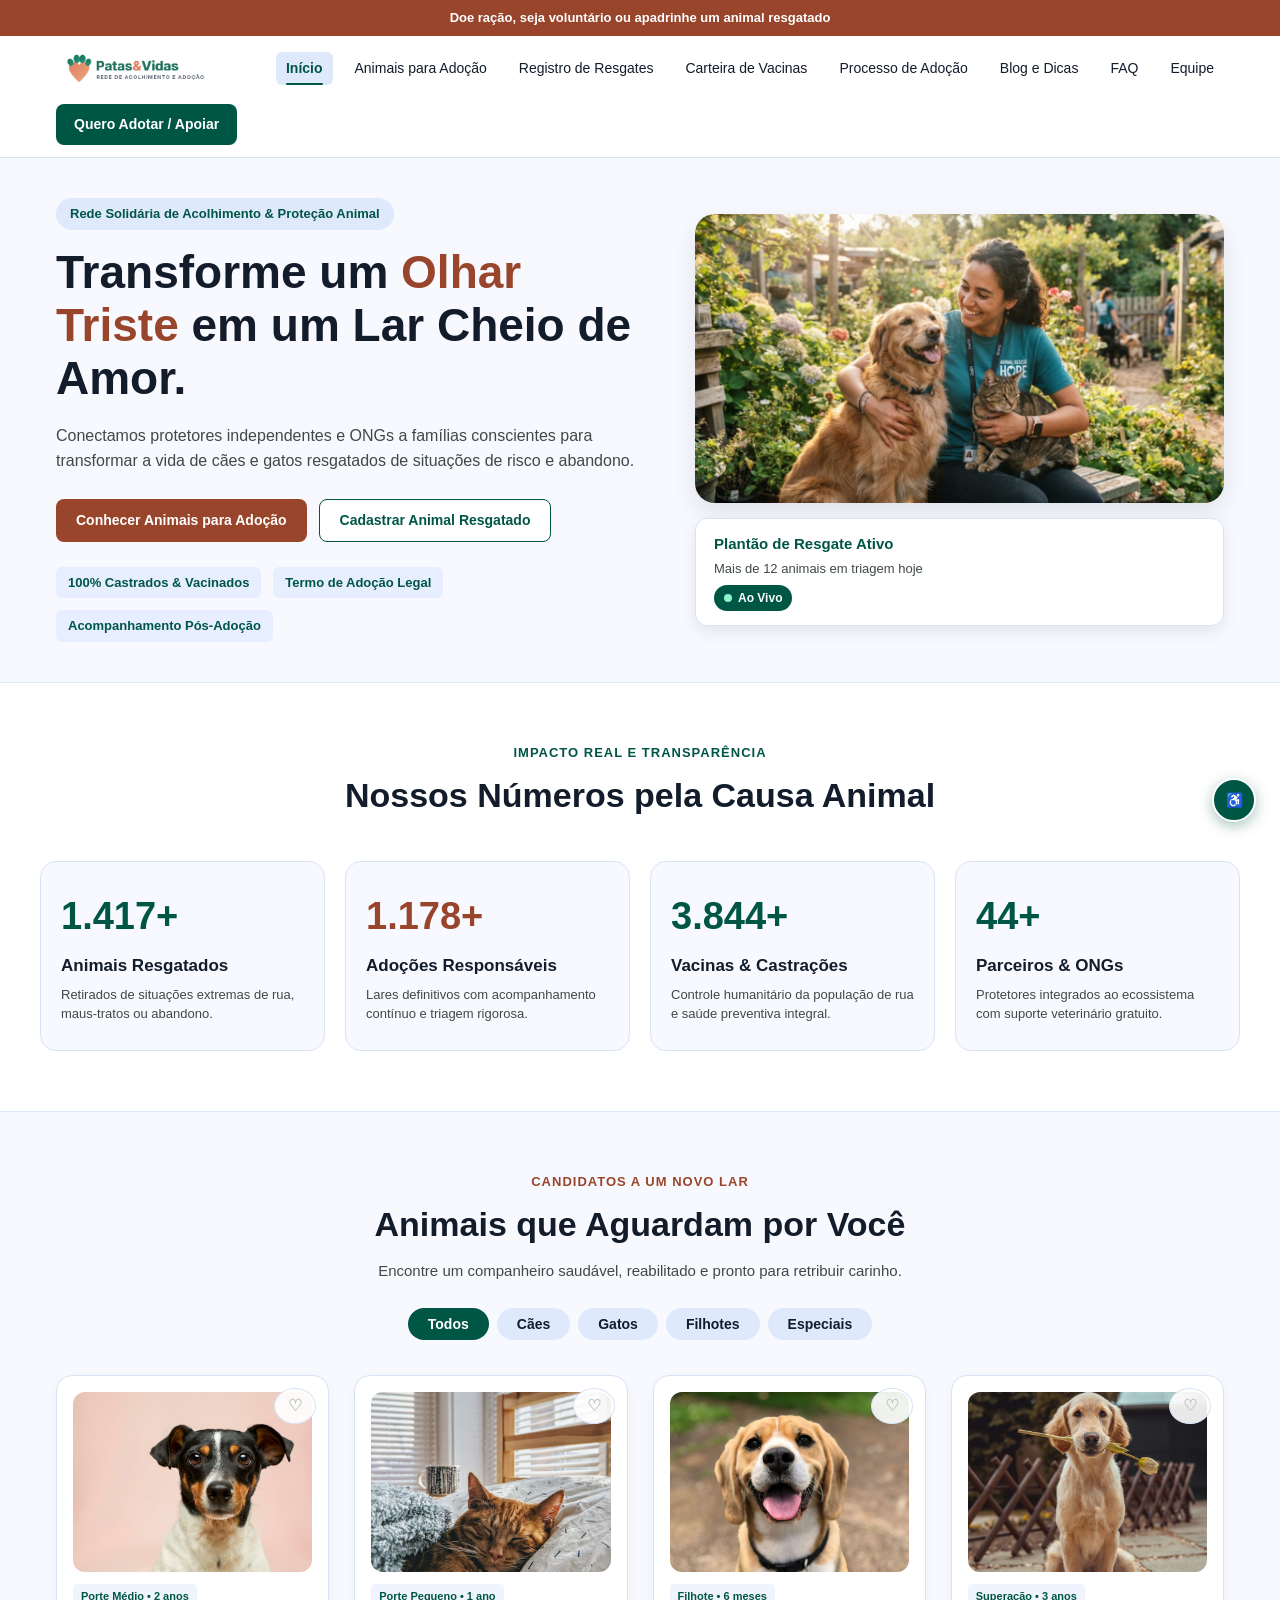
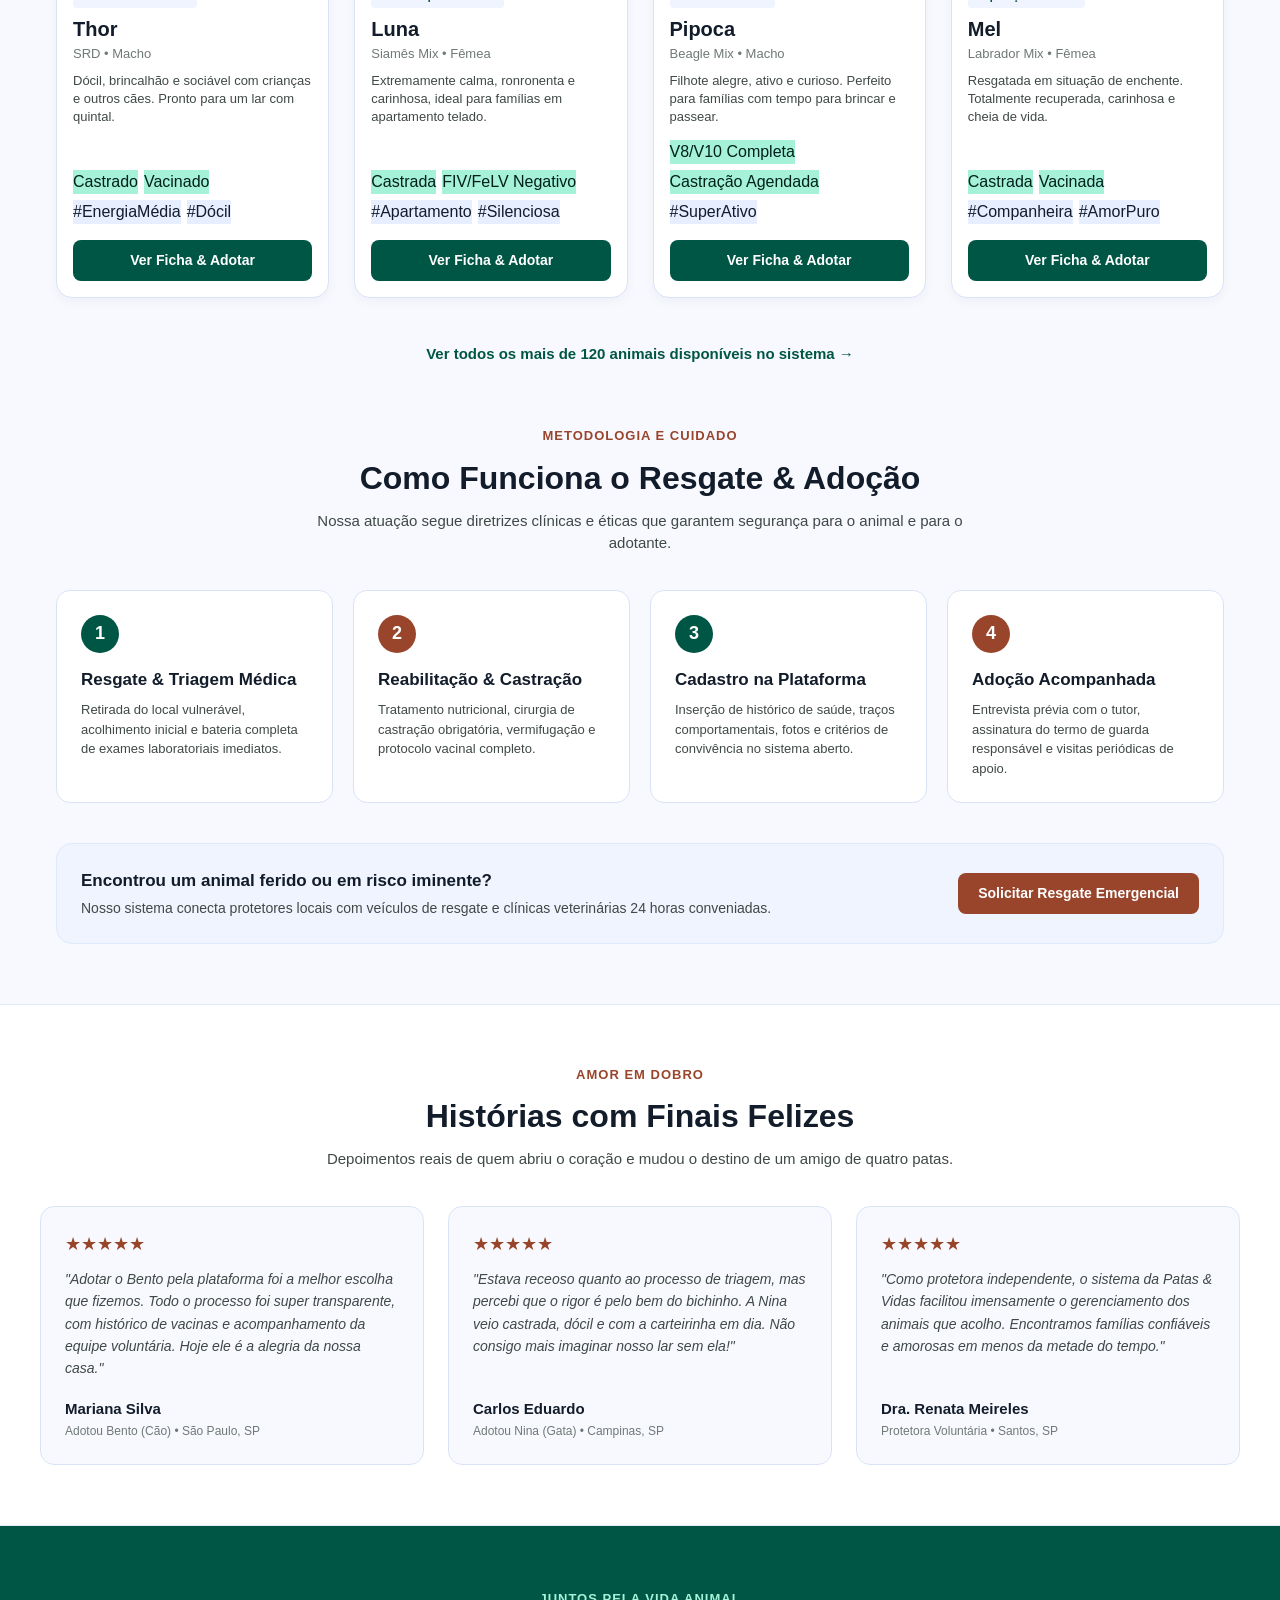
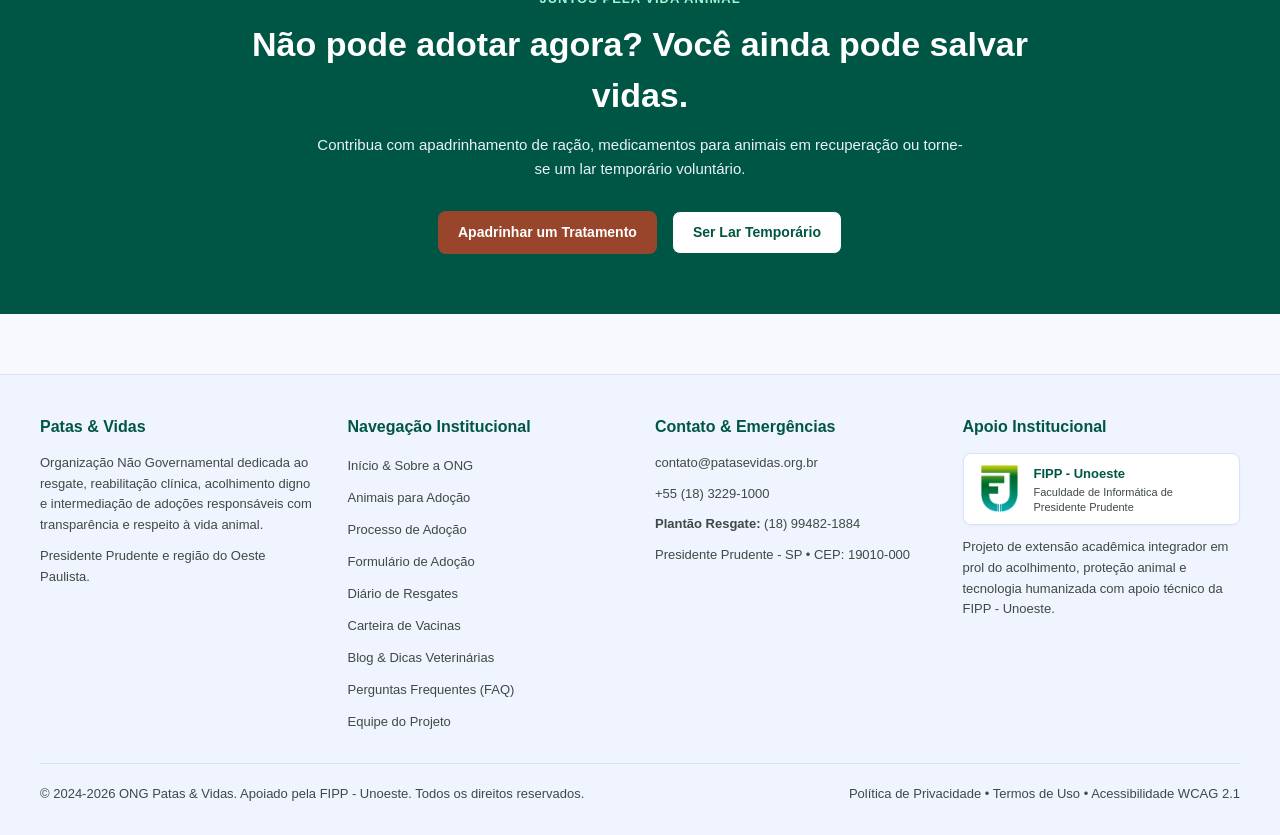
<file: index.html>
<!DOCTYPE html>
<html lang="pt-br">
<head>
    <meta charset="UTF-8">
    <meta name="viewport" content="width=device-width, initial-scale=1.0">
    <meta http-equiv="refresh" content="0; url=frontend/principal.html">
    <title>Patas & Vidas - Rede Solidária de Proteção Animal</title>
    <link rel="icon" type="image/svg+xml" href="frontend/assets/img/svg/favicon.svg">
    <script>
        // Redirecionamento instantâneo para a página principal no frontend
        window.location.replace("frontend/principal.html");
    </script>
</head>
<body style="font-family: sans-serif; text-align: center; padding-top: 50px;">
    <h2>Carregando Patas & Vidas...</h2>
    <p>Se você não for redirecionado automaticamente, <a href="frontend/principal.html">clique aqui para acessar</a>.</p>
</body>
</html>
</file>
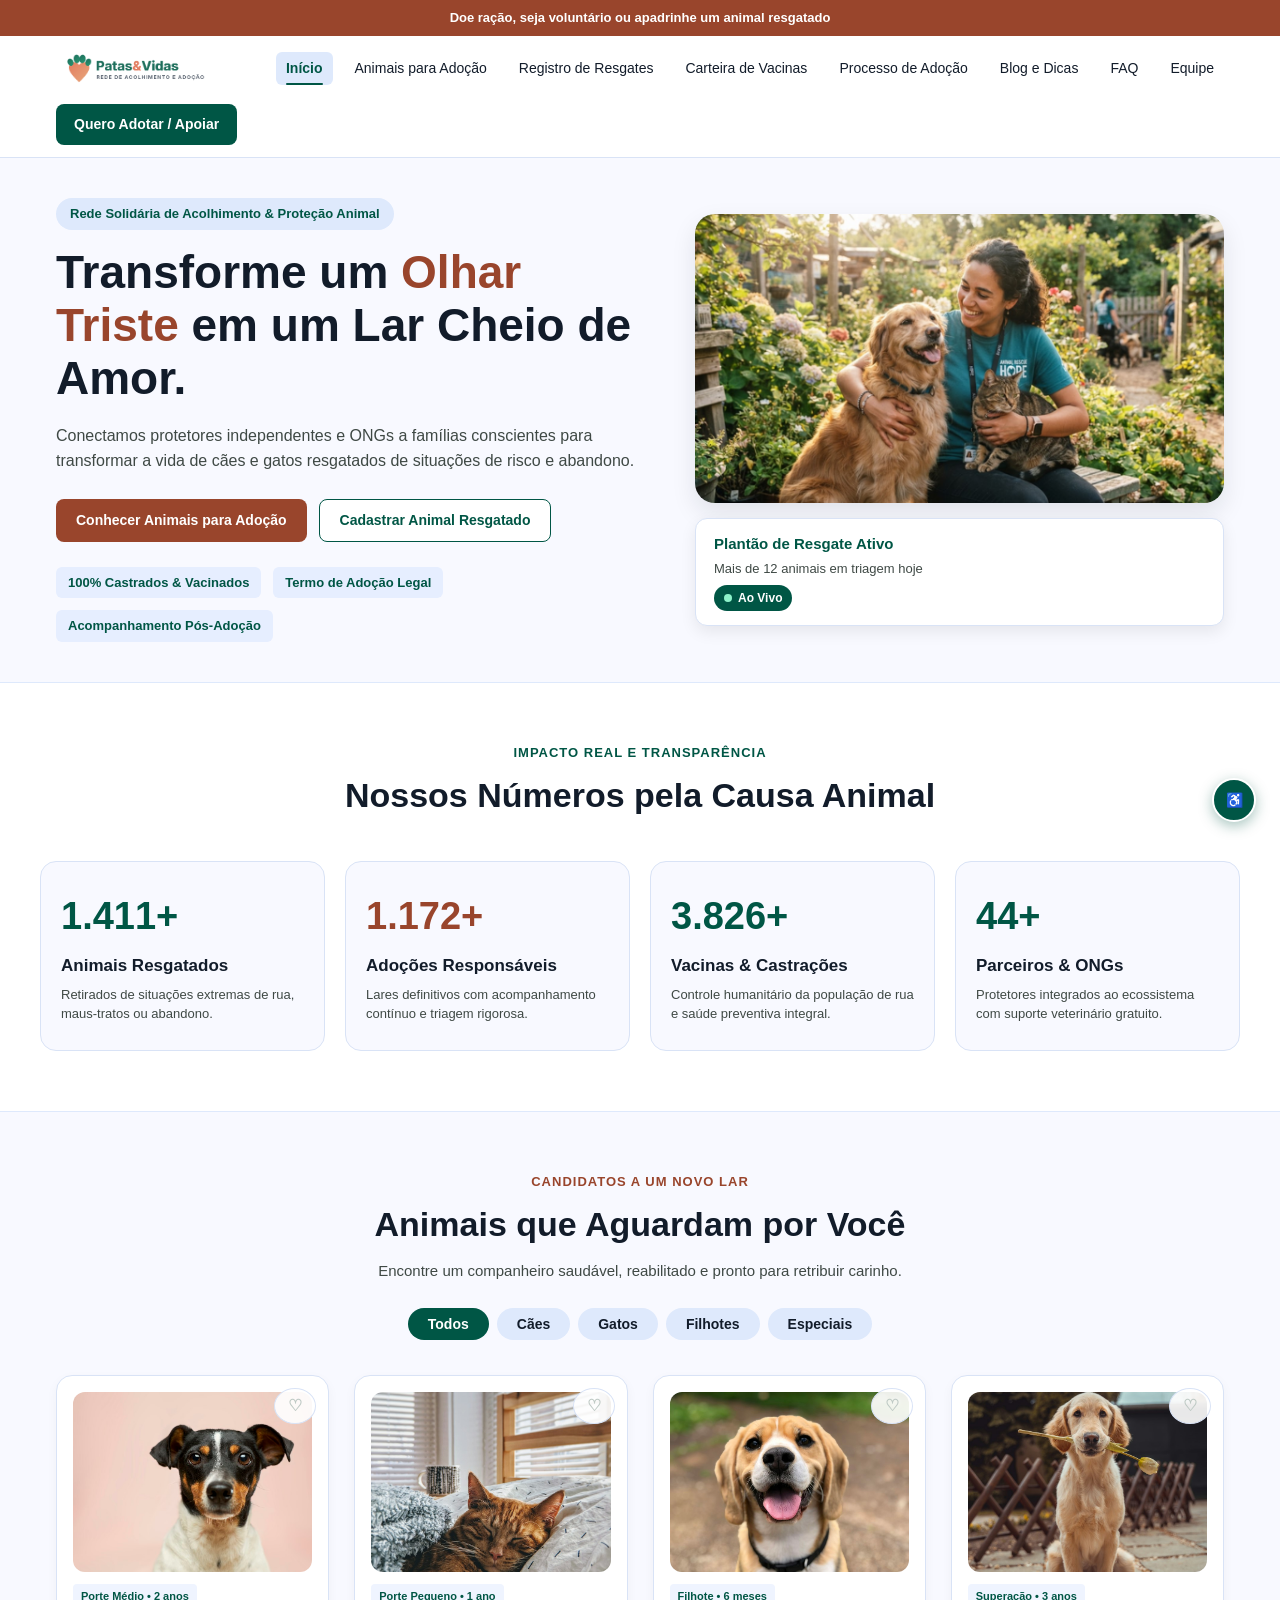
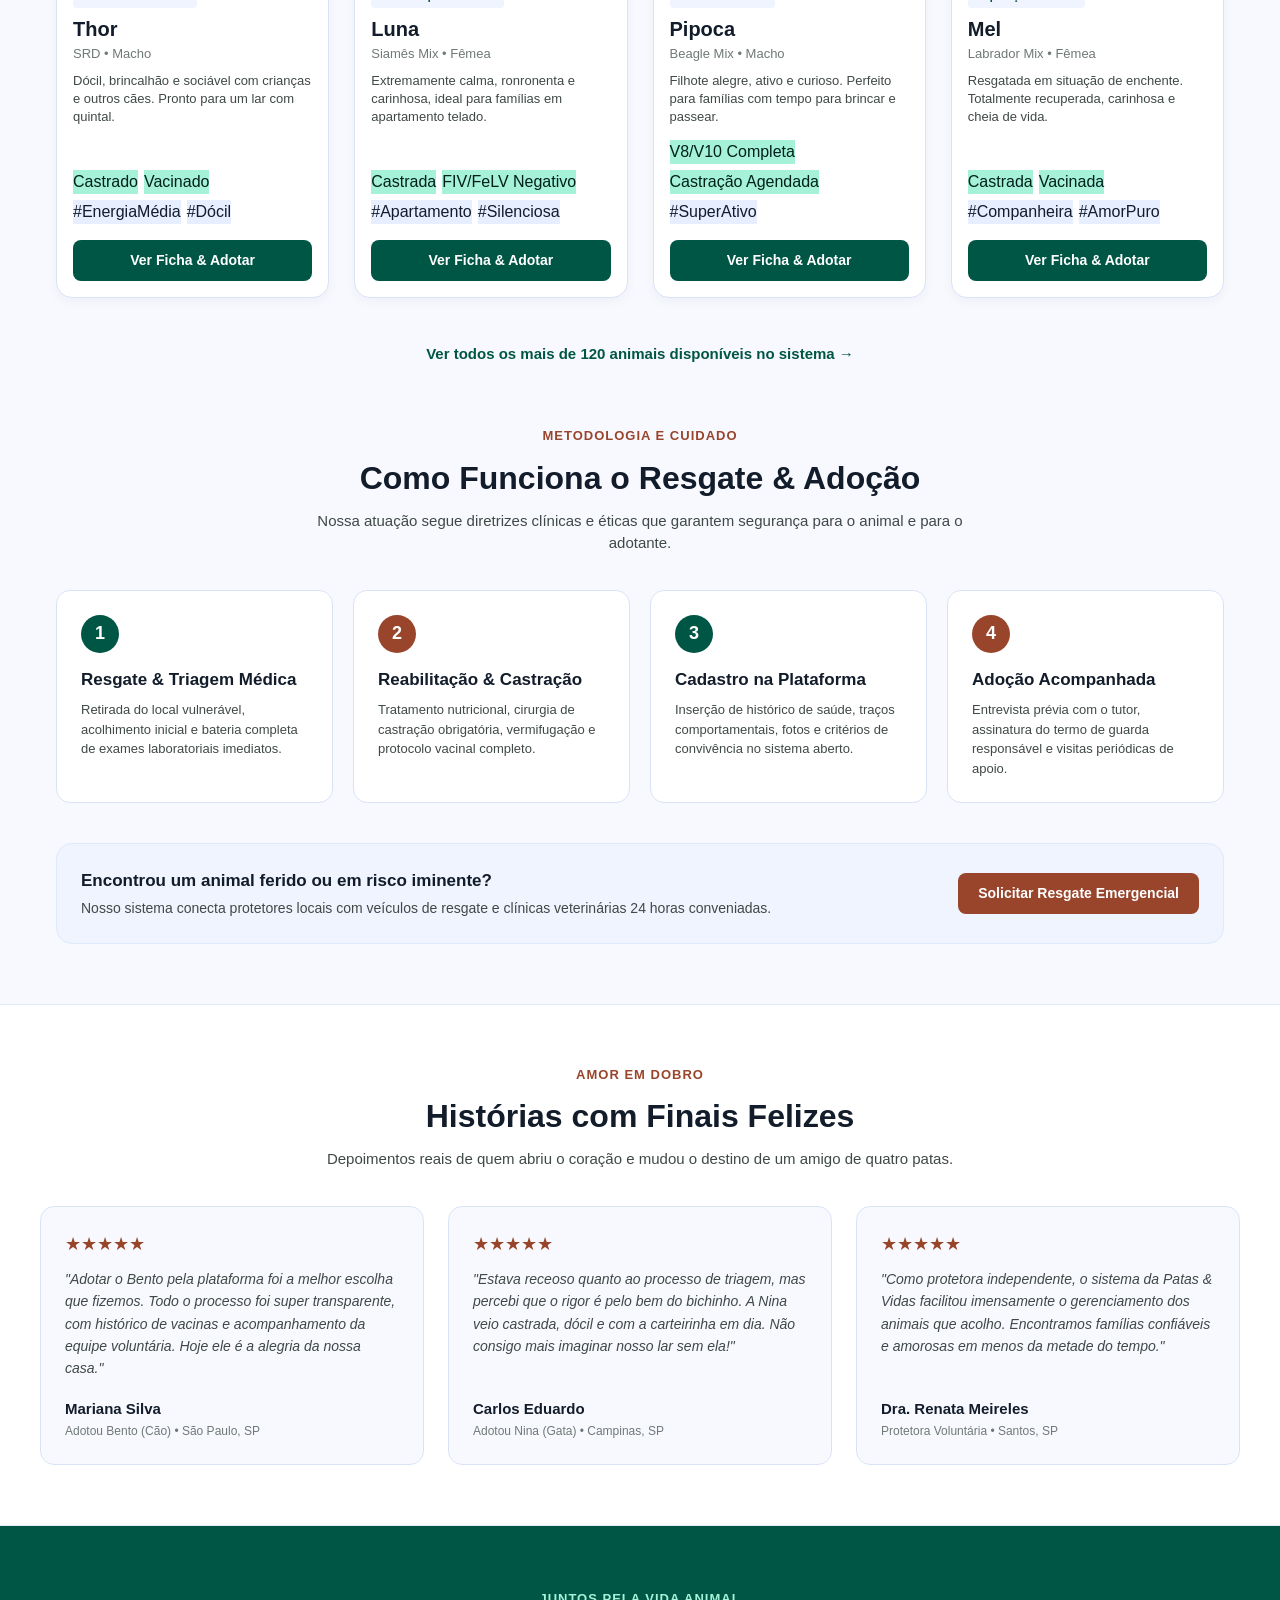
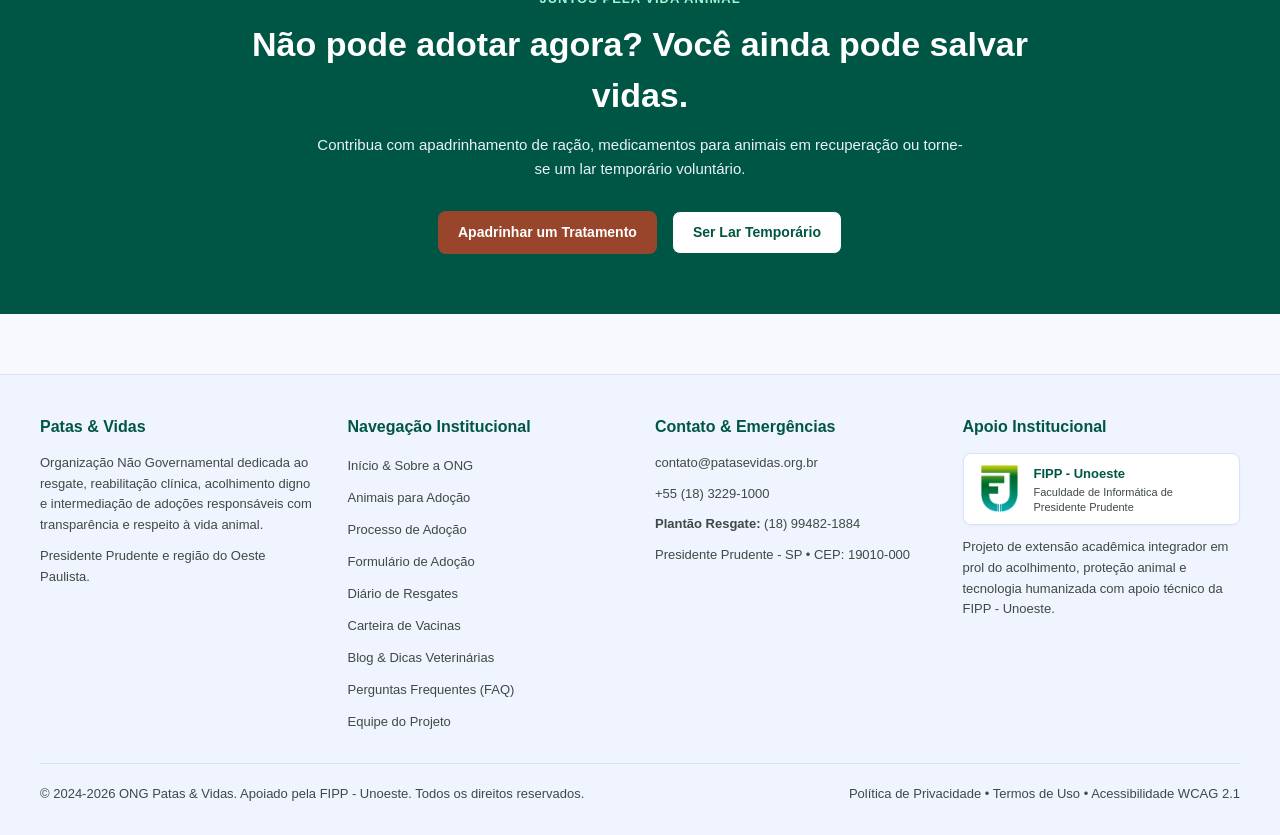
<file: frontend/index.html>
<!DOCTYPE html>
<html lang="pt-br">
<head>
    <meta charset="UTF-8">
    <meta name="viewport" content="width=device-width, initial-scale=1.0">
    <title>Patas & Vidas - Rede Solidária de Proteção Animal</title>
    <meta name="description" content="Doe ração, seja voluntário ou apadrinhe um animal resgatado">
    <meta name="authors" content="Gabryel Gomes Cerqueira - Murilo Lemos Marques de Souza - Alexander Kenji Kurata Leirião - Pedro Henrique Andrade Santos">
    <link rel="icon" type="image/svg+xml" href="assets/img/svg/favicon.svg">
    <link rel="stylesheet" href="global.css">
    <link rel="stylesheet" href="styles/principal.css">
    <link rel="stylesheet" href="styles/interativo.css">
</head>
<body>
    <header>
        <div>
            <p>Doe ração, seja voluntário ou apadrinhe um animal resgatado</p>
        </div>
        <nav>
            <a href="principal.html">
                <img src="assets/img/logo.png" alt="Patas & Vidas">
            </a>
            <ul>
                <li><a href="principal.html">Início</a></li>
                <li><a href="pages/adocao.html">Animais para Adoção</a></li>
                <li><a href="pages/registro.html">Registro de Resgates</a></li>
                <li><a href="pages/carteiravacina.html">Carteira de Vacinas</a></li>
                <li><a href="pages/processoadocao.html">Processo de Adoção</a></li>
                <li><a href="pages/blogdicas.html">Blog e Dicas</a></li>
                <li><a href="pages/FAQ.html">FAQ</a></li>
                <li><a href="pages/equipe.html">Equipe</a></li>
            </ul>
            <a href="pages/queradotar.html">Quero Adotar / Apoiar</a>
        </nav>
    </header>

    <main>
        <section class="rede-soli">
            <div class="rede-soli-texto">
                <p>Rede Solidária de Acolhimento &amp; Proteção Animal</p>
                <h1>Transforme um <span>Olhar Triste</span> em um Lar Cheio de Amor.</h1>
                <p>Conectamos protetores independentes e ONGs a famílias conscientes para transformar a vida de cães e gatos resgatados de situações de risco e abandono.</p>
                <div class="botoes-hero">
                    <a href="pages/adocao.html" class="botao botao-laranja">Conhecer Animais para Adoção</a>
                    <a href="pages/registro.html" class="botao botao-claro">Cadastrar Animal Resgatado</a>
                </div>
                <div class="selos-hero">
                    <span>100% Castrados &amp; Vacinados</span>
                    <span>Termo de Adoção Legal</span>
                    <span>Acompanhamento Pós-Adoção</span>
                </div>
            </div>
            <div class="rede-soli-foto">
                <img src="assets/img/Cachorro.png" alt="Cão resgatado recebendo carinho">
                <div class="card-flutuante">
                    <h3>Plantão de Resgate Ativo</h3>
                    <p>Mais de 12 animais em triagem hoje</p>
                    <span class="tag-verde">Ao Vivo</span>
                </div>
            </div>
        </section>

        <section class="impacto">
            <h3>IMPACTO REAL E TRANSPARÊNCIA</h3>
            <h1>Nossos Números pela Causa Animal</h1>
            <div class="grade-impacto">
                <div class="card-impacto">
                    <h2>1.420+</h2>
                    <h3>Animais Resgatados</h3>
                    <p>Retirados de situações extremas de rua, maus-tratos ou abandono.</p>
                </div>
                <div class="card-impacto card-impacto-coral">
                    <h2>1.180+</h2>
                    <h3>Adoções Responsáveis</h3>
                    <p>Lares definitivos com acompanhamento contínuo e triagem rigorosa.</p>
                </div>
                <div class="card-impacto">
                    <h2>3.850+</h2>
                    <h3>Vacinas &amp; Castrações</h3>
                    <p>Controle humanitário da população de rua e saúde preventiva integral.</p>
                </div>
                <div class="card-impacto">
                    <h2>45+</h2>
                    <h3>Parceiros &amp; ONGs</h3>
                    <p>Protetores integrados ao ecossistema com suporte veterinário gratuito.</p>
                </div>
            </div>
        </section>

        <section class="animaiswait">
            <span class="subtitulo-secao">CANDIDATOS A UM NOVO LAR</span>
            <h1>Animais que Aguardam por Você</h1>
            <p>Encontre um companheiro saudável, reabilitado e pronto para retribuir carinho.</p>
            <div class="botoes-filtro">
                <button type="button" class="filtro-ativo">Todos</button>
                <button type="button">Cães</button>
                <button type="button">Gatos</button>
                <button type="button">Filhotes</button>
                <button type="button">Especiais</button>
            </div>

            <div class="grade-animais">
                <article class="card-animal">
                    <img src="assets/img/thor.jpg" alt="Thor">
                    <span class="tag-info">Porte Médio • 2 anos</span>
                    <h3>Thor</h3>
                    <p class="subinfo">SRD • Macho</p>
                    <p class="descricao">Dócil, brincalhão e sociável com crianças e outros cães. Pronto para um lar com quintal.</p>
                    <div class="tags-animal">
                        <span class="tag-verde">Castrado</span>
                        <span class="tag-verde">Vacinado</span>
                        <span class="tag-azul">#EnergiaMédia</span>
                        <span class="tag-azul">#Dócil</span>
                    </div>
                    <a href="pages/adocao.html" class="botao">Ver Ficha &amp; Adotar</a>
                </article>

                <article class="card-animal">
                    <img src="assets/img/luna.jpg" alt="Luna">
                    <span class="tag-info">Porte Pequeno • 1 ano</span>
                    <h3>Luna</h3>
                    <p class="subinfo">Siamês Mix • Fêmea</p>
                    <p class="descricao">Extremamente calma, ronronenta e carinhosa, ideal para famílias em apartamento telado.</p>
                    <div class="tags-animal">
                        <span class="tag-verde">Castrada</span>
                        <span class="tag-verde">FIV/FeLV Negativo</span>
                        <span class="tag-azul">#Apartamento</span>
                        <span class="tag-azul">#Silenciosa</span>
                    </div>
                    <a href="pages/adocao.html" class="botao">Ver Ficha &amp; Adotar</a>
                </article>

                <article class="card-animal">
                    <img src="assets/img/pipoca.jpg" alt="Pipoca">
                    <span class="tag-info">Filhote • 6 meses</span>
                    <h3>Pipoca</h3>
                    <p class="subinfo">Beagle Mix • Macho</p>
                    <p class="descricao">Filhote alegre, ativo e curioso. Perfeito para famílias com tempo para brincar e passear.</p>
                    <div class="tags-animal">
                        <span class="tag-verde">V8/V10 Completa</span>
                        <span class="tag-verde">Castração Agendada</span>
                        <span class="tag-azul">#SuperAtivo</span>
                    </div>
                    <a href="pages/adocao.html" class="botao">Ver Ficha &amp; Adotar</a>
                </article>

                <article class="card-animal">
                    <img src="assets/img/mel.jpg" alt="Mel">
                    <span class="tag-info">Superação • 3 anos</span>
                    <h3>Mel</h3>
                    <p class="subinfo">Labrador Mix • Fêmea</p>
                    <p class="descricao">Resgatada em situação de enchente. Totalmente recuperada, carinhosa e cheia de vida.</p>
                    <div class="tags-animal">
                        <span class="tag-verde">Castrada</span>
                        <span class="tag-verde">Vacinada</span>
                        <span class="tag-azul">#Companheira</span>
                        <span class="tag-azul">#AmorPuro</span>
                    </div>
                    <a href="pages/adocao.html" class="botao">Ver Ficha &amp; Adotar</a>
                </article>
            </div>

            <a href="pages/adocao.html" class="link-mais-animais">Ver todos os mais de 120 animais disponíveis no sistema &rarr;</a>
        </section>

        <section class="como-funciona">
            <span class="subtitulo-secao">METODOLOGIA E CUIDADO</span>
            <h2>Como Funciona o Resgate &amp; Adoção</h2>
            <p>Nossa atuação segue diretrizes clínicas e éticas que garantem segurança para o animal e para o adotante.</p>

            <div class="grade-passos">
                <div class="card-passo">
                    <div class="numero-passo">1</div>
                    <h3>Resgate &amp; Triagem Médica</h3>
                    <p>Retirada do local vulnerável, acolhimento inicial e bateria completa de exames laboratoriais imediatos.</p>
                </div>
                <div class="card-passo">
                    <div class="numero-passo">2</div>
                    <h3>Reabilitação &amp; Castração</h3>
                    <p>Tratamento nutricional, cirurgia de castração obrigatória, vermifugação e protocolo vacinal completo.</p>
                </div>
                <div class="card-passo">
                    <div class="numero-passo">3</div>
                    <h3>Cadastro na Plataforma</h3>
                    <p>Inserção de histórico de saúde, traços comportamentais, fotos e critérios de convivência no sistema aberto.</p>
                </div>
                <div class="card-passo">
                    <div class="numero-passo">4</div>
                    <h3>Adoção Acompanhada</h3>
                    <p>Entrevista prévia com o tutor, assinatura do termo de guarda responsável e visitas periódicas de apoio.</p>
                </div>
            </div>

            <div class="banner-emergencia">
                <div>
                    <h3>Encontrou um animal ferido ou em risco iminente?</h3>
                    <p>Nosso sistema conecta protetores locais com veículos de resgate e clínicas veterinárias 24 horas conveniadas.</p>
                </div>
                <a href="pages/FAQ.html" class="botao botao-laranja">Solicitar Resgate Emergencial</a>
            </div>
        </section>

        <section class="depoimentos">
            <span class="subtitulo-secao">AMOR EM DOBRO</span>
            <h2>Histórias com Finais Felizes</h2>
            <p>Depoimentos reais de quem abriu o coração e mudou o destino de um amigo de quatro patas.</p>

            <div class="grade-depoimentos">
                <article class="card-depoimento">
                    <p class="estrelas">&starf;&starf;&starf;&starf;&starf;</p>
                    <p class="texto-depoimento">"Adotar o Bento pela plataforma foi a melhor escolha que fizemos. Todo o processo foi super transparente, com histórico de vacinas e acompanhamento da equipe voluntária. Hoje ele é a alegria da nossa casa."</p>
                    <h4>Mariana Silva</h4>
                    <span>Adotou Bento (Cão) • São Paulo, SP</span>
                </article>

                <article class="card-depoimento">
                    <p class="estrelas">&starf;&starf;&starf;&starf;&starf;</p>
                    <p class="texto-depoimento">"Estava receoso quanto ao processo de triagem, mas percebi que o rigor é pelo bem do bichinho. A Nina veio castrada, dócil e com a carteirinha em dia. Não consigo mais imaginar nosso lar sem ela!"</p>
                    <h4>Carlos Eduardo</h4>
                    <span>Adotou Nina (Gata) • Campinas, SP</span>
                </article>

                <article class="card-depoimento">
                    <p class="estrelas">&starf;&starf;&starf;&starf;&starf;</p>
                    <p class="texto-depoimento">"Como protetora independente, o sistema da Patas &amp; Vidas facilitou imensamente o gerenciamento dos animais que acolho. Encontramos famílias confiáveis e amorosas em menos da metade do tempo."</p>
                    <h4>Dra. Renata Meireles</h4>
                    <span>Protetora Voluntária • Santos, SP</span>
                </article>
            </div>
        </section>

        <section class="chamada-apoio">
            <span class="tag-apoio">JUNTOS PELA VIDA ANIMAL</span>
            <h2>Não pode adotar agora? Você ainda pode salvar vidas.</h2>
            <p>Contribua com apadrinhamento de ração, medicamentos para animais em recuperação ou torne-se um lar temporário voluntário.</p>
            <div class="botoes-chamada">
                <a href="pages/queradotar.html" class="botao botao-laranja">Apadrinhar um Tratamento</a>
                <a href="pages/queradotar.html" class="botao botao-claro">Ser Lar Temporário</a>
            </div>
        </section>
    </main>

    <footer>
        <div>
            <div>
                <h3>Patas &amp; Vidas</h3>
                <p>Organização Não Governamental dedicada ao resgate, reabilitação clínica, acolhimento digno e intermediação de adoções responsáveis com transparência e respeito à vida animal.</p>
                <p>Presidente Prudente e região do Oeste Paulista.</p>
            </div>

            <div>
                <h4>Navegação Institucional</h4>
                <ul>
                    <li><a href="principal.html">Início &amp; Sobre a ONG</a></li>
                    <li><a href="pages/adocao.html">Animais para Adoção</a></li>
                    <li><a href="pages/processoadocao.html">Processo de Adoção</a></li>
                    <li><a href="pages/queradotar.html">Formulário de Adoção</a></li>
                    <li><a href="pages/registro.html">Diário de Resgates</a></li>
                    <li><a href="pages/carteiravacina.html">Carteira de Vacinas</a></li>
                    <li><a href="pages/blogdicas.html">Blog &amp; Dicas Veterinárias</a></li>
                    <li><a href="pages/FAQ.html">Perguntas Frequentes (FAQ)</a></li>
                    <li><a href="pages/equipe.html">Equipe do Projeto</a></li>
                </ul>
            </div>

            <div>
                <h4>Contato &amp; Emergências</h4>
                <address>
                    <p><a href="mailto:contato@patasevidas.org.br">contato@patasevidas.org.br</a></p>
                    <p><a href="tel:+551832291000">+55 (18) 3229-1000</a></p>
                    <p><strong>Plantão Resgate:</strong> (18) 99482-1884</p>
                    <p>Presidente Prudente - SP • CEP: 19010-000</p>
                </address>
            </div>

            <div>
                <h4>Apoio Institucional</h4>
                <div class="footer-apoio">
                    <img src="assets/img/fipp.png" alt="Logo FIPP - Unoeste" class="logo-fipp-footer">
                    <div class="footer-apoio-texto">
                        <strong>FIPP - Unoeste</strong>
                        <span>Faculdade de Informática de Presidente Prudente</span>
                    </div>
                </div>
                <p>Projeto de extensão acadêmica integrador em prol do acolhimento, proteção animal e tecnologia humanizada com apoio técnico da FIPP - Unoeste.</p>
            </div>
        </div>

        <div>
            <p>&copy; 2024-2026 ONG Patas &amp; Vidas. Apoiado pela FIPP - Unoeste. Todos os direitos reservados.</p>
            <p>Política de Privacidade • Termos de Uso • Acessibilidade WCAG 2.1</p>
        </div>
    </footer>

    <script src="js/db.js"></script>
    <script src="js/ui.js"></script>
    <script src="js/main.js"></script>
    <script src="js/home.js"></script>
</body>
</html>
</file>
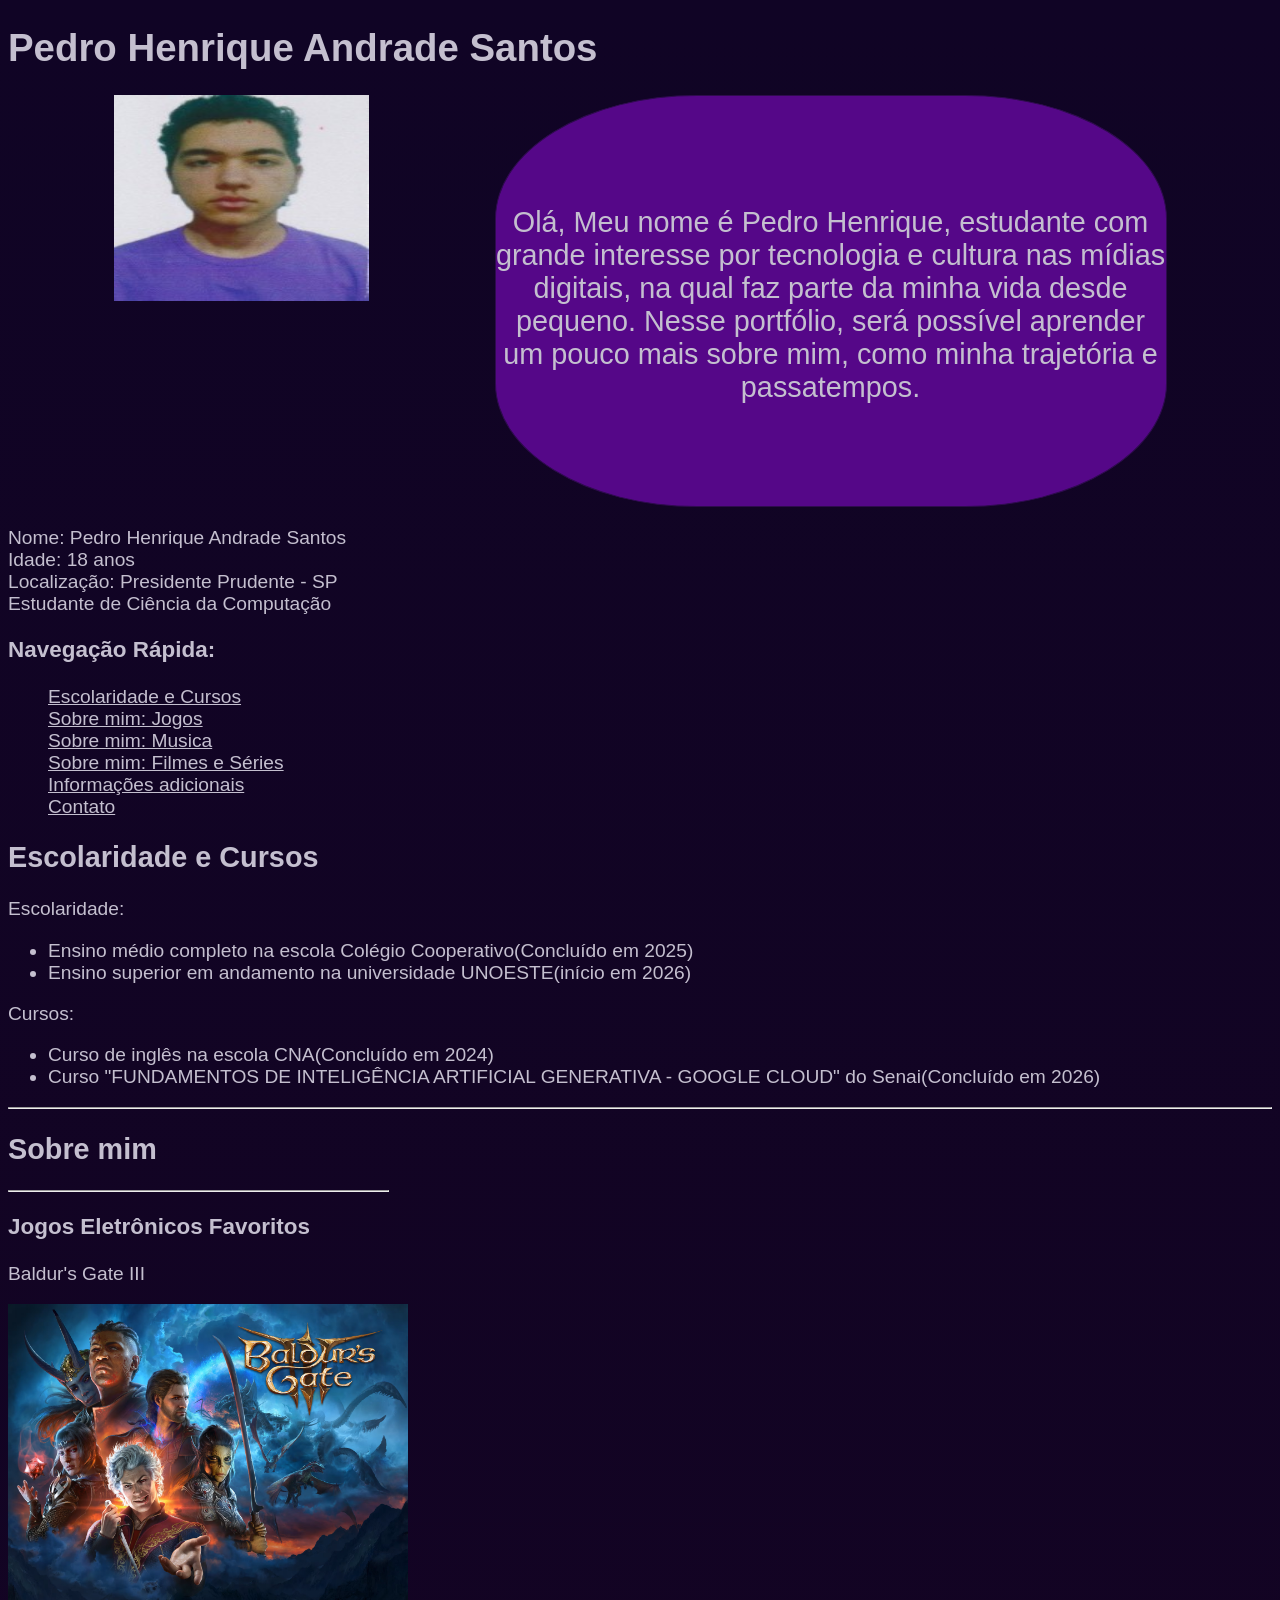
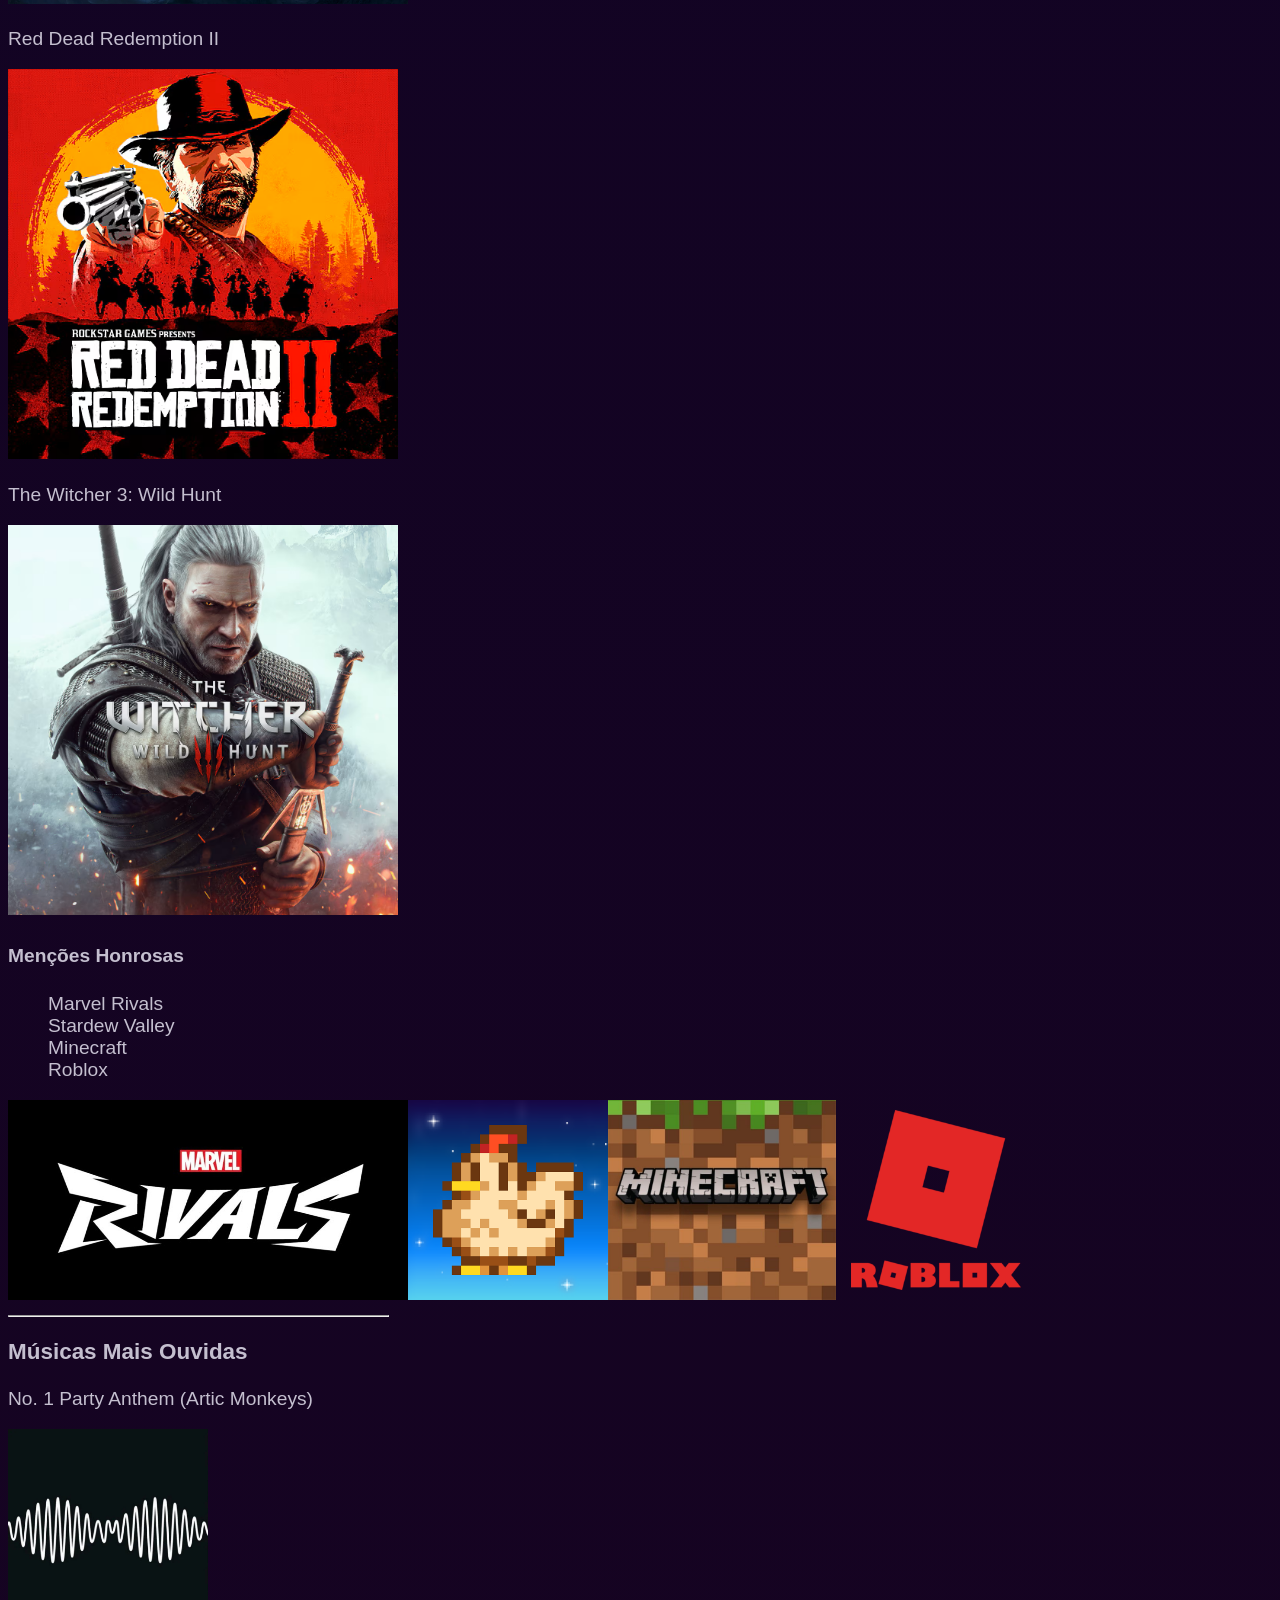
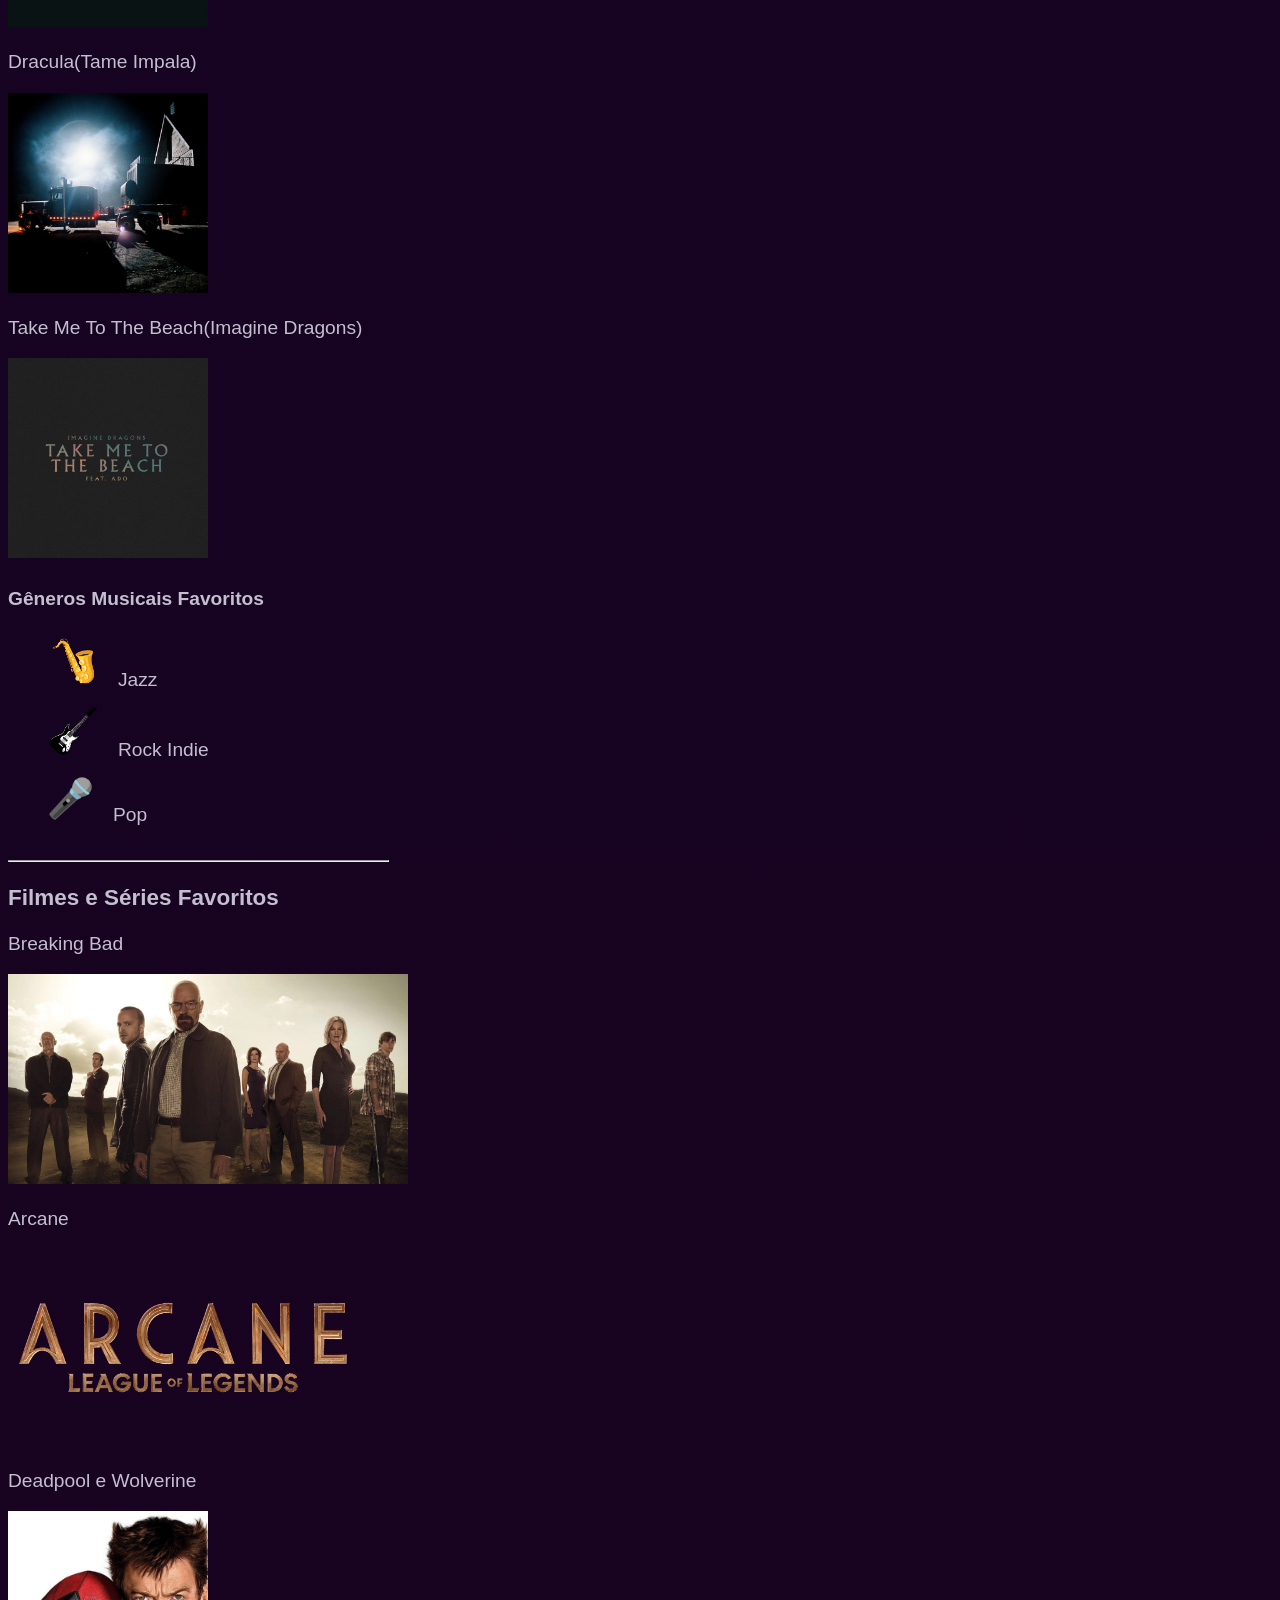
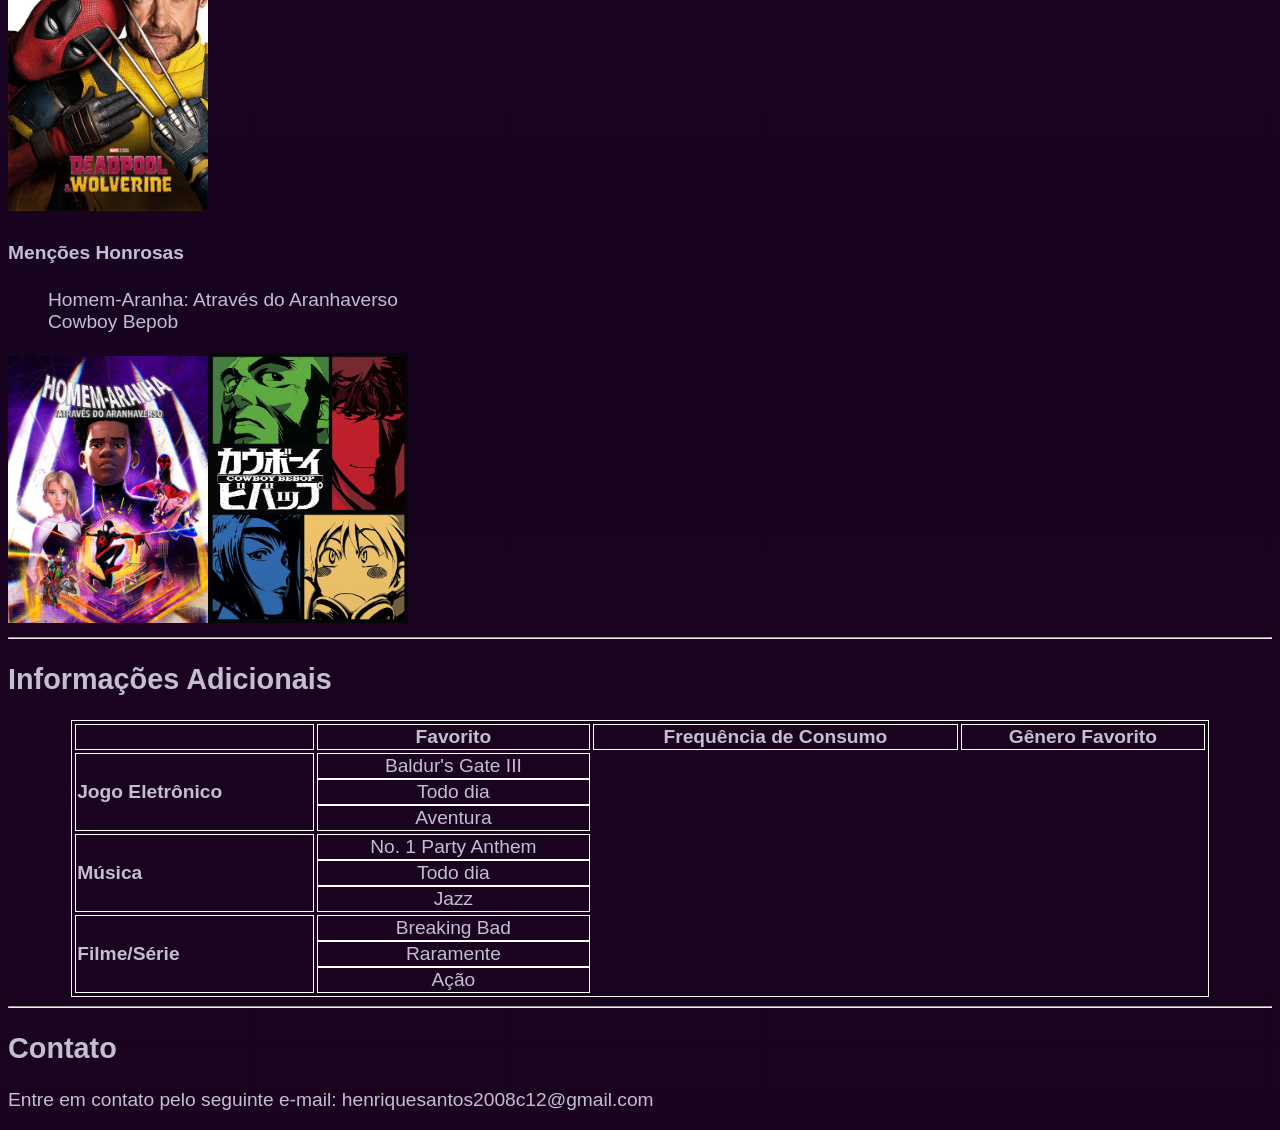
<file: frontend/portifolios/Pedro/tarefa/index.html>
<!DOCTYPE html>
<html lang="pt-br">
<head>
    <meta charset="UTF-8">
    <meta name="viewport" content="width=device-width, initial-scale=1.0">
    <title>Portfólio pessoal</title>
    <link rel="stylesheet" href="estilo.css">
    <style>
        #intro{width: 670px; height: 300px; background-color: rgb(85, 7, 136); border: 1px solid rgb(46, 11, 78); border-radius: 30%; padding-top: 110px;}
    </style>
</head>
<body>
    <h1>Pedro Henrique Andrade Santos</h1>
    <section style="display: flex; justify-content: space-around;">
    <div><img src="Foto.jpg" alt="Minha Foto" style="width: 150%; height: 50%;"></div>
    <div id="intro" class="introdução">Olá, Meu nome é Pedro Henrique, estudante com grande interesse por tecnologia e cultura nas mídias digitais, na qual faz parte da minha vida desde pequeno. Nesse portfólio, será possível aprender um pouco mais sobre mim, como minha trajetória e passatempos.</div>
    </section>
    <p>Nome: Pedro Henrique Andrade Santos<br>Idade: 18 anos<br>Localização: Presidente Prudente - SP<br>Estudante de Ciência da Computação</p>
    <h3>Navegação Rápida:</h3>
    <ul style="list-style-type: none;">
        <li><a href="#Formação">Escolaridade e Cursos</a></li>
        <li><a href="#Jogos">Sobre mim: Jogos</a></li>
        <li><a href="#Musica">Sobre mim: Musica</a></li>
        <li><a href="#FilmesSeries">Sobre mim: Filmes e Séries</a></li>
        <li><a href="#Info">Informações adicionais</a></li>
        <li><a href="#Contato">Contato</a></li>
    </ul>
    <h2><a name="Formação">Escolaridade e Cursos</a></h2>
    <p>Escolaridade:</p>
    <ul>
        <li>Ensino médio completo na escola Colégio Cooperativo(Concluído em 2025)</li>
        <li>Ensino superior em andamento na universidade UNOESTE(início em 2026)</li>
    </ul>
    <p>Cursos:</p>
    <ul>
        <li>Curso de inglês na escola CNA(Concluído em 2024)</li>
        <li>Curso "FUNDAMENTOS DE INTELIGÊNCIA ARTIFICIAL
GENERATIVA - GOOGLE CLOUD" do Senai(Concluído em 2026)</li>
    </ul>

    <hr>
    <h2>Sobre mim</h2>

    <hr class="sobre">
    <h3><a name="Jogos">Jogos Eletrônicos Favoritos</a></h3>
    <p>Baldur's Gate III</p>
    <img src="bdg3.png" alt="BG3" style="width: 400px;">
    <p>Red Dead Redemption II</p>
    <img src="rdr2.png" alt="RDR2" style="width: 390px;">
    <p>The Witcher 3: Wild Hunt</p>
    <img src="tw3.png" alt="TW3" style="width: 390px;">
    <h4>Menções Honrosas</h4>
    <ul style="list-style-type: none;">
        <li>Marvel Rivals</li>
        <li>Stardew Valley</li>
        <li>Minecraft</li>
        <li>Roblox</li>
    </ul>
    <img src="mr.jpg" alt="MR" style="width: 400px; height: 200px;"><img src="stv.png" alt="Stardew" style="width: 200px;"><img src="mine.jpg" alt="Mine" style="width: 228px;"><img src="blox.png" alt="blox" style="width: 200px;">

    <hr class="sobre">
    <h3><a name="Musica">Músicas Mais Ouvidas</a></h3>
    <p>No. 1 Party Anthem (Artic Monkeys)</p>
    <img src="AM.jpg" alt="AM" style="width: 200px;">
    <p>Dracula(Tame Impala)</p>
    <img src="drac.jpg" alt="Impala" style="width: 200px;">
    <p>Take Me To The Beach(Imagine Dragons)</p>
    <img src="dragon.jpg" alt="Imagine" style="width: 200px;">
    <h4>Gêneros Musicais Favoritos</h4>
    <ul style="list-style-type: none;">
        <li style="padding-bottom: 15px;"><img src="saxofone.png" alt="saxofone" style="width: 50px; margin-right: 20px;">Jazz</li>
        <li style="padding-bottom: 15px;"><img src="guitarra.png" alt="guitarra" style="width: 50px; margin-right: 20px;">Rock Indie</li>
        <li style="padding-bottom: 15px;"><img src="microfone.png" alt="microfone" style="width: 45px; margin-right: 20px;">Pop</li>
    </ul>

    <hr class="sobre">
    <h3><a name="FilmesSeries">Filmes e Séries Favoritos</a></h3>
    <p>Breaking Bad</p>
    <img src="BB.jpg" alt="BB" style="width: 400px;">
    <p>Arcane</p>
    <img src="Arc.png" alt="Arcane" style="width: 350px;">
    <p>Deadpool e Wolverine</p>
    <img src="deadpool.jpg" alt="DeW" style="width: 200px;">
    <h4>Menções Honrosas</h4>
    <ul style="list-style-type: none;">
        <li>Homem-Aranha: Através do Aranhaverso</li>
        <li>Cowboy Bepob</li>
    </ul>
    <img src="aranha.jpg" alt="aranha" style="width: 200px;"><img src="CB.jpg" alt="comboy" style="width: 200px; height: 270px;">

    <hr>
    <h2><a name="Info">Informações Adicionais</a></h2>
    <table class="borda-tabela borda-meio">
        <thead>
            <tr>
                <th></th>
                <th>Favorito</th>
                <th>Frequência de Consumo</th>
                <th>Gênero Favorito</th>
            </tr>
        </thead>
        <tbody>
            <tr>
                <td><b>Jogo Eletrônico</b></td>
                <td class="centro">Baldur's Gate III</td>
                <td class="centro">Todo dia</td>
                <td class="centro">Aventura</td>
            </tr>
            <tr>
                <td><b>Música</b></td>
                <td class="centro">No. 1 Party Anthem</td>
                <td class="centro">Todo dia</td>
                <td class="centro">Jazz</td>
            </tr>
            <tr>
                <td><b>Filme/Série</b></td>
                <td class="centro">Breaking Bad</td>
                <td class="centro">Raramente</td>
                <td class="centro">Ação</td>
            </tr>
        </tbody>
    </table>

    <hr>
    <h2><a name="Contato">Contato</a></h2>
    <p>Entre em contato pelo seguinte e-mail: henriquesantos2008c12@gmail.com </p>

</body>
</html>
</file>
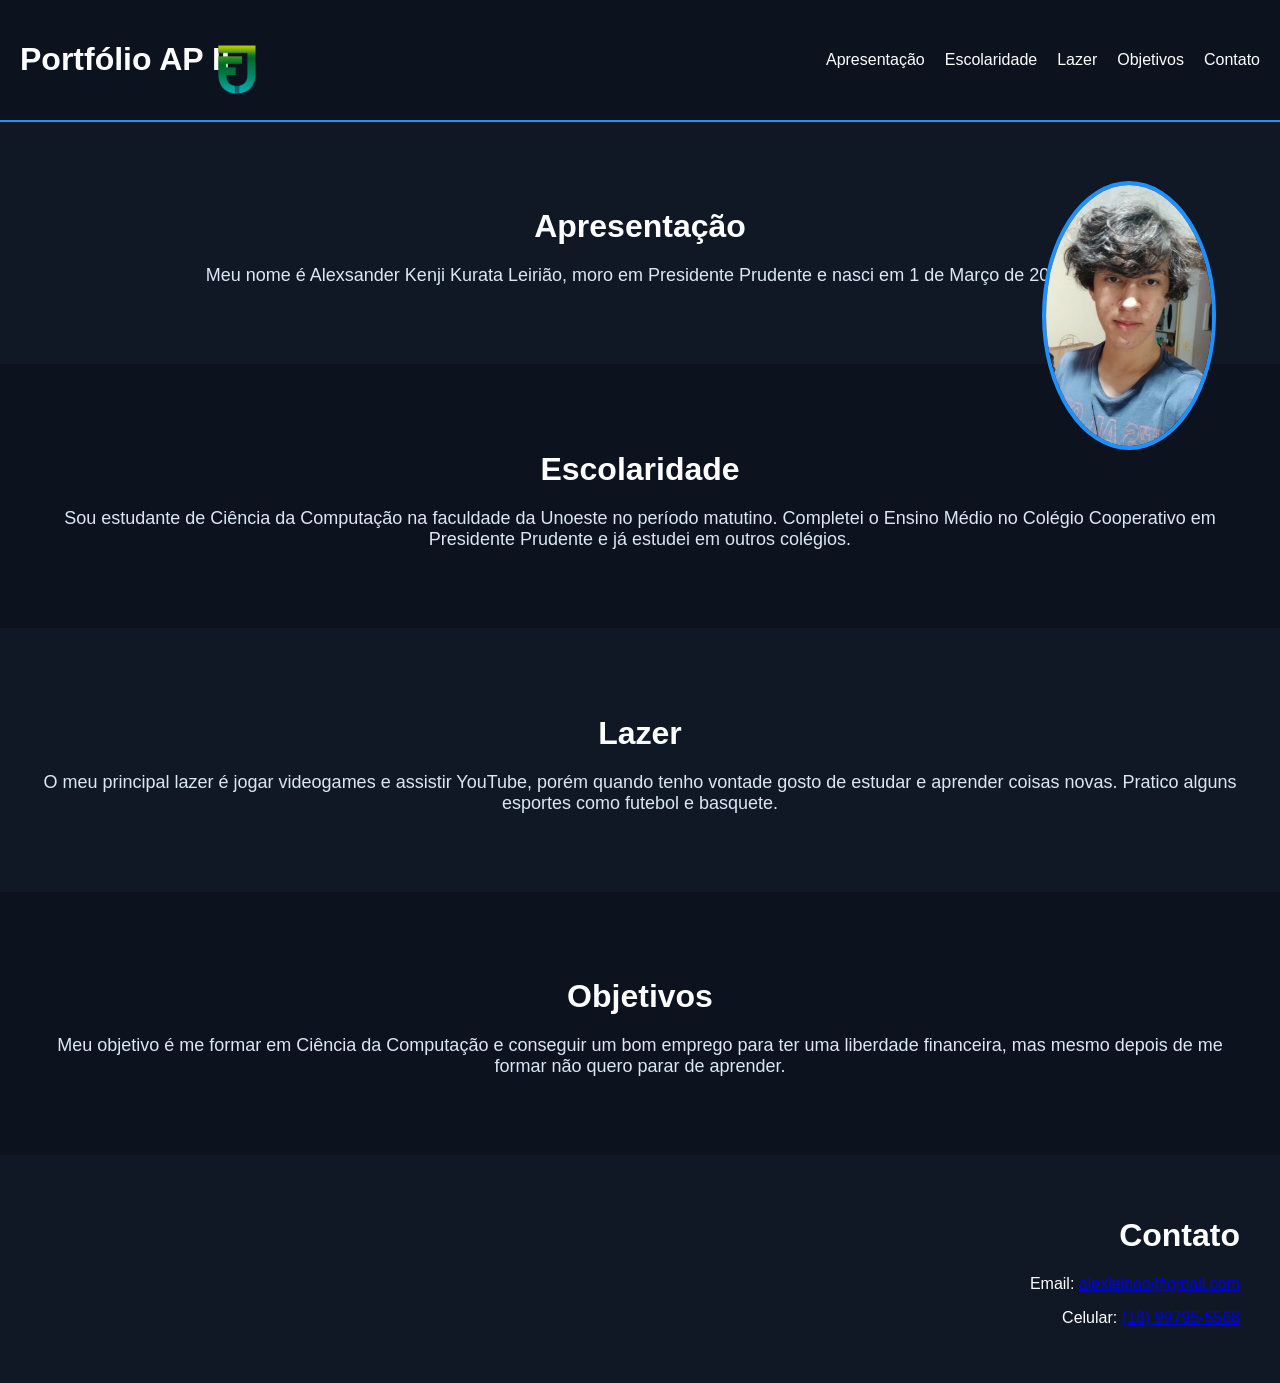
<file: frontend/portifolios/Alex/Portfolio AP II/Trabalho de AP II/index.html>
<!DOCTYPE html>
<html lang="pt-br">
<head>
    <meta charset="UTF-8">
    <meta name="viewport" content="width=device-width, initial-scale=1.0">
    <title>Portfólio AP II</title>
    <link rel="stylesheet" href="style.css">
</head>
<body>
    <header>
        <h1>Portfólio AP II</h1>
        <a href="https://unoeste.br/fipp">
            <img class="logo" src="fipp.png" alt="logo FIPP">
        </a>
        <nav>
            <a href="#Apresentacao">Apresentação</a>
            <a href="#Escolaridade">Escolaridade</a>
            <a href="#Lazer">Lazer</a>
            <a href="#Objetivos">Objetivos</a>
            <a href="#Contato">Contato</a>
        </nav>
    </header>
    <main>
        <section id="Apresentacao">
            <h2>Apresentação</h2>
            <p>Meu nome é Alexsander Kenji Kurata Leirião, moro em Presidente Prudente e nasci em 1 de Março de 2008.</p>
            <img class="foto" src="foto.jpeg" alt="foto rosto">
        </section>
        <section id="Escolaridade">
            <h2>Escolaridade</h2>
            <p>Sou estudante de Ciência da Computação na faculdade da Unoeste no período matutino. Completei o Ensino Médio no Colégio Cooperativo em Presidente Prudente e já estudei em outros colégios.</p>
        </section>
        <section id="Lazer">
            <h2>Lazer</h2>
            <p>O meu principal lazer é jogar videogames e assistir YouTube, porém quando tenho vontade gosto de estudar e aprender coisas novas. Pratico alguns esportes como futebol e basquete.</p>
        </section>
        <section id="Objetivos">
            <h2>Objetivos</h2>
            <p>Meu objetivo é me formar em Ciência da Computação e conseguir um bom emprego para ter uma liberdade financeira, mas mesmo depois de me formar não quero parar de aprender.</p>
        </section>
    </main>
    <footer id="Contato">
        <h1>Contato</h1>
        <p>Email: <a href="mailto:alexleiriao@gmail.com">alexleiriao@gmail.com</a></p>
        <p>Celular: <a href="tel:+5518997955568">(18) 99795-5568</a></p>
    </footer>
</body>
</html>
</file>
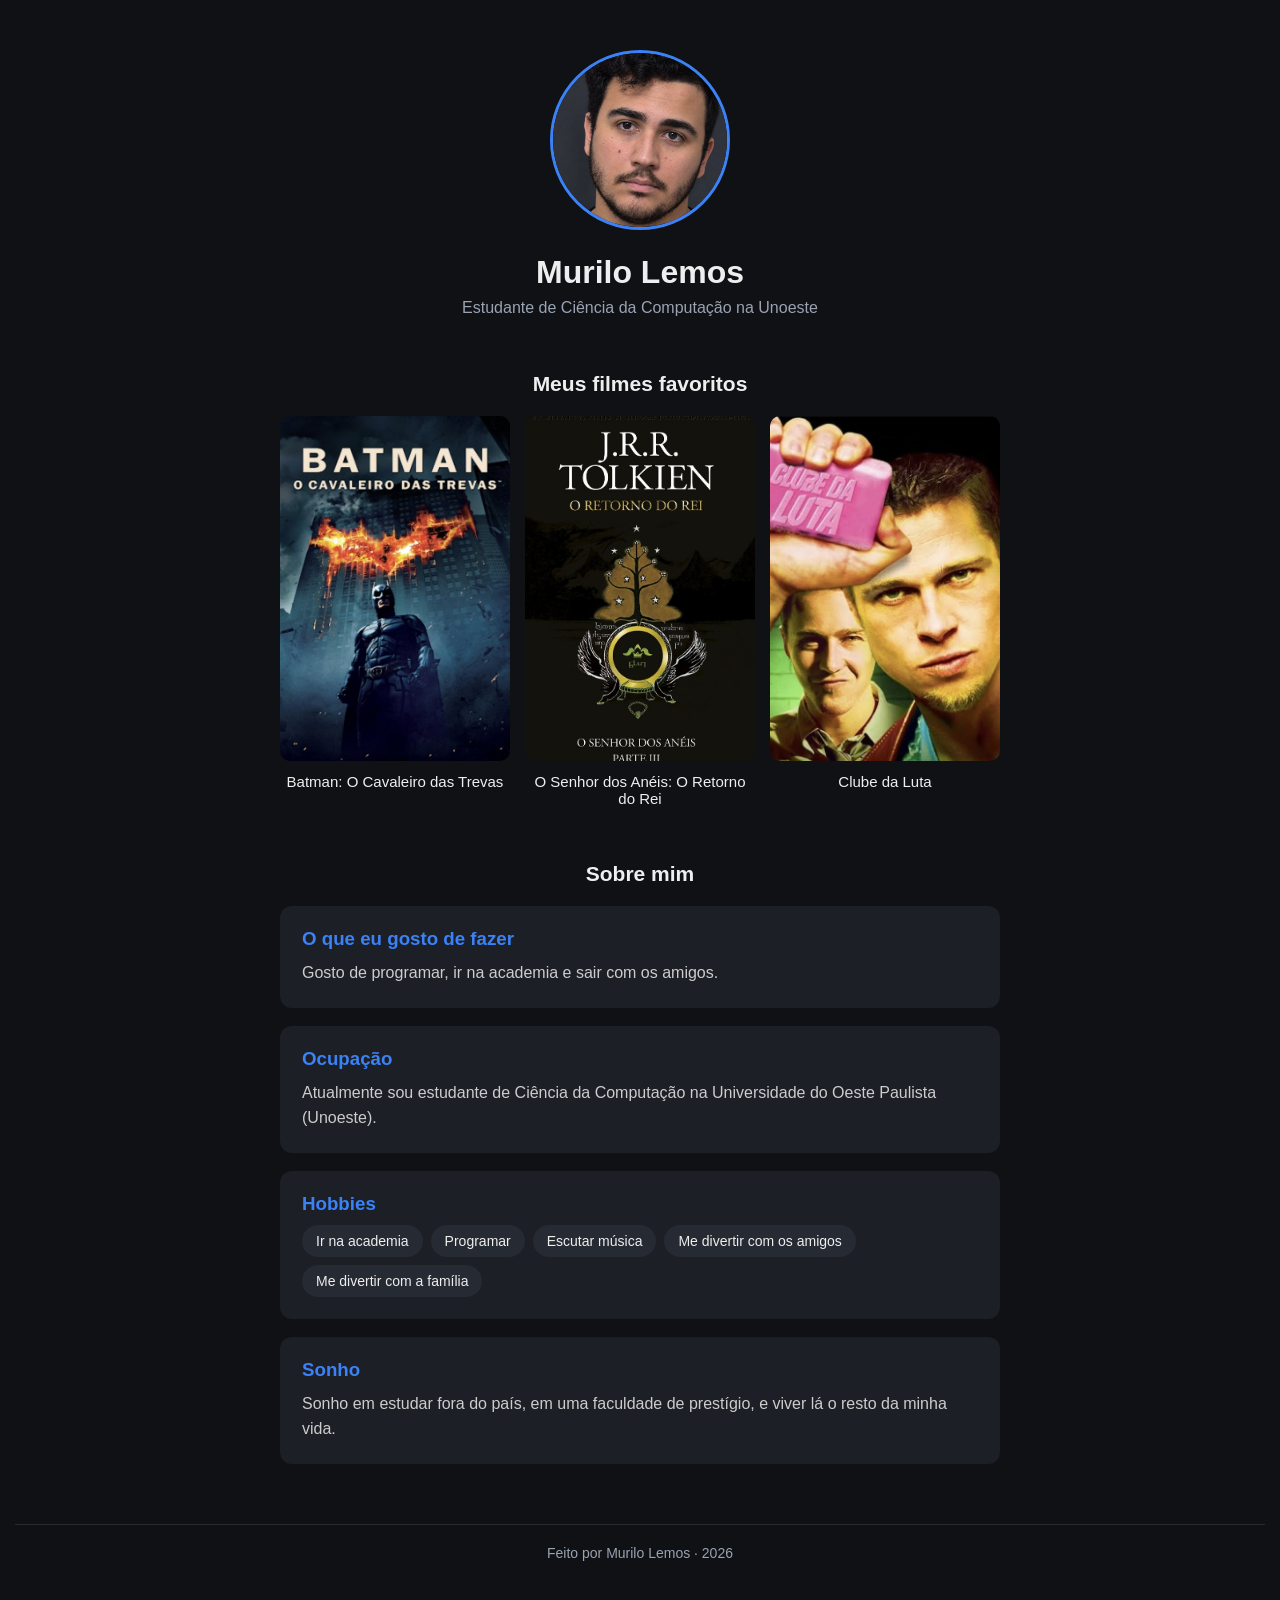
<file: frontend/portifolios/Murilo Lemos/Murile/curriculo ap/index.html>
<!DOCTYPE html>
<html lang="pt-br">
<head>
    <meta charset="UTF-8">
    <meta name="viewport" content="width=device-width, initial-scale=1.0">
    <title>Murilo Lemos</title>
    <link rel="stylesheet" href="style.css">
</head>
<body>

<div class="container">

    <img class="foto" src="imagens/minha-foto.jpg" alt="Foto do Murilo">
    <h1>Murilo Lemos</h1>
    <p class="sub">Estudante de Ciência da Computação na Unoeste</p>

    <h2>Meus filmes favoritos</h2>
    <div class="filmes">
        <div class="filme">
            <img src="imagens/batman.jpg" alt="Batman">
            <p>Batman: O Cavaleiro das Trevas</p>
        </div>

        <div class="filme">
            <img src="imagens/retorno-do-rei.jpg" alt="O Retorno do Rei">
            <p>O Senhor dos Anéis: O Retorno do Rei</p>
        </div>

        <div class="filme">
            <img src="imagens/clube-da-luta.jpg" alt="Clube da Luta" id="clube">
            <p>Clube da Luta</p>
        </div>
    </div>

    <h2>Sobre mim</h2>
    <div class="card">
        <h3>O que eu gosto de fazer</h3>
        <p>Gosto de programar, ir na academia e sair com os amigos.</p>
    </div>

    <div class="card">
        <h3>Ocupação</h3>
        <p>Atualmente sou estudante de Ciência da Computação na Universidade do Oeste Paulista (Unoeste).</p>
    </div>

    <div class="card">
        <h3>Hobbies</h3>
        <div class="tags">
            <span>Ir na academia</span>
            <span>Programar</span>
            <span>Escutar música</span>
            <span>Me divertir com os amigos</span>
            <span>Me divertir com a família</span>
        </div>
    </div>

    <div class="card">
        <h3>Sonho</h3>
        <p>Sonho em estudar fora do país, em uma faculdade de prestígio, e viver lá o resto da minha vida.</p>
    </div>

</div>
<footer>
        <p>Feito por Murilo Lemos · 2026</p>
    </footer>
</body>
</body>
</html>
</file>
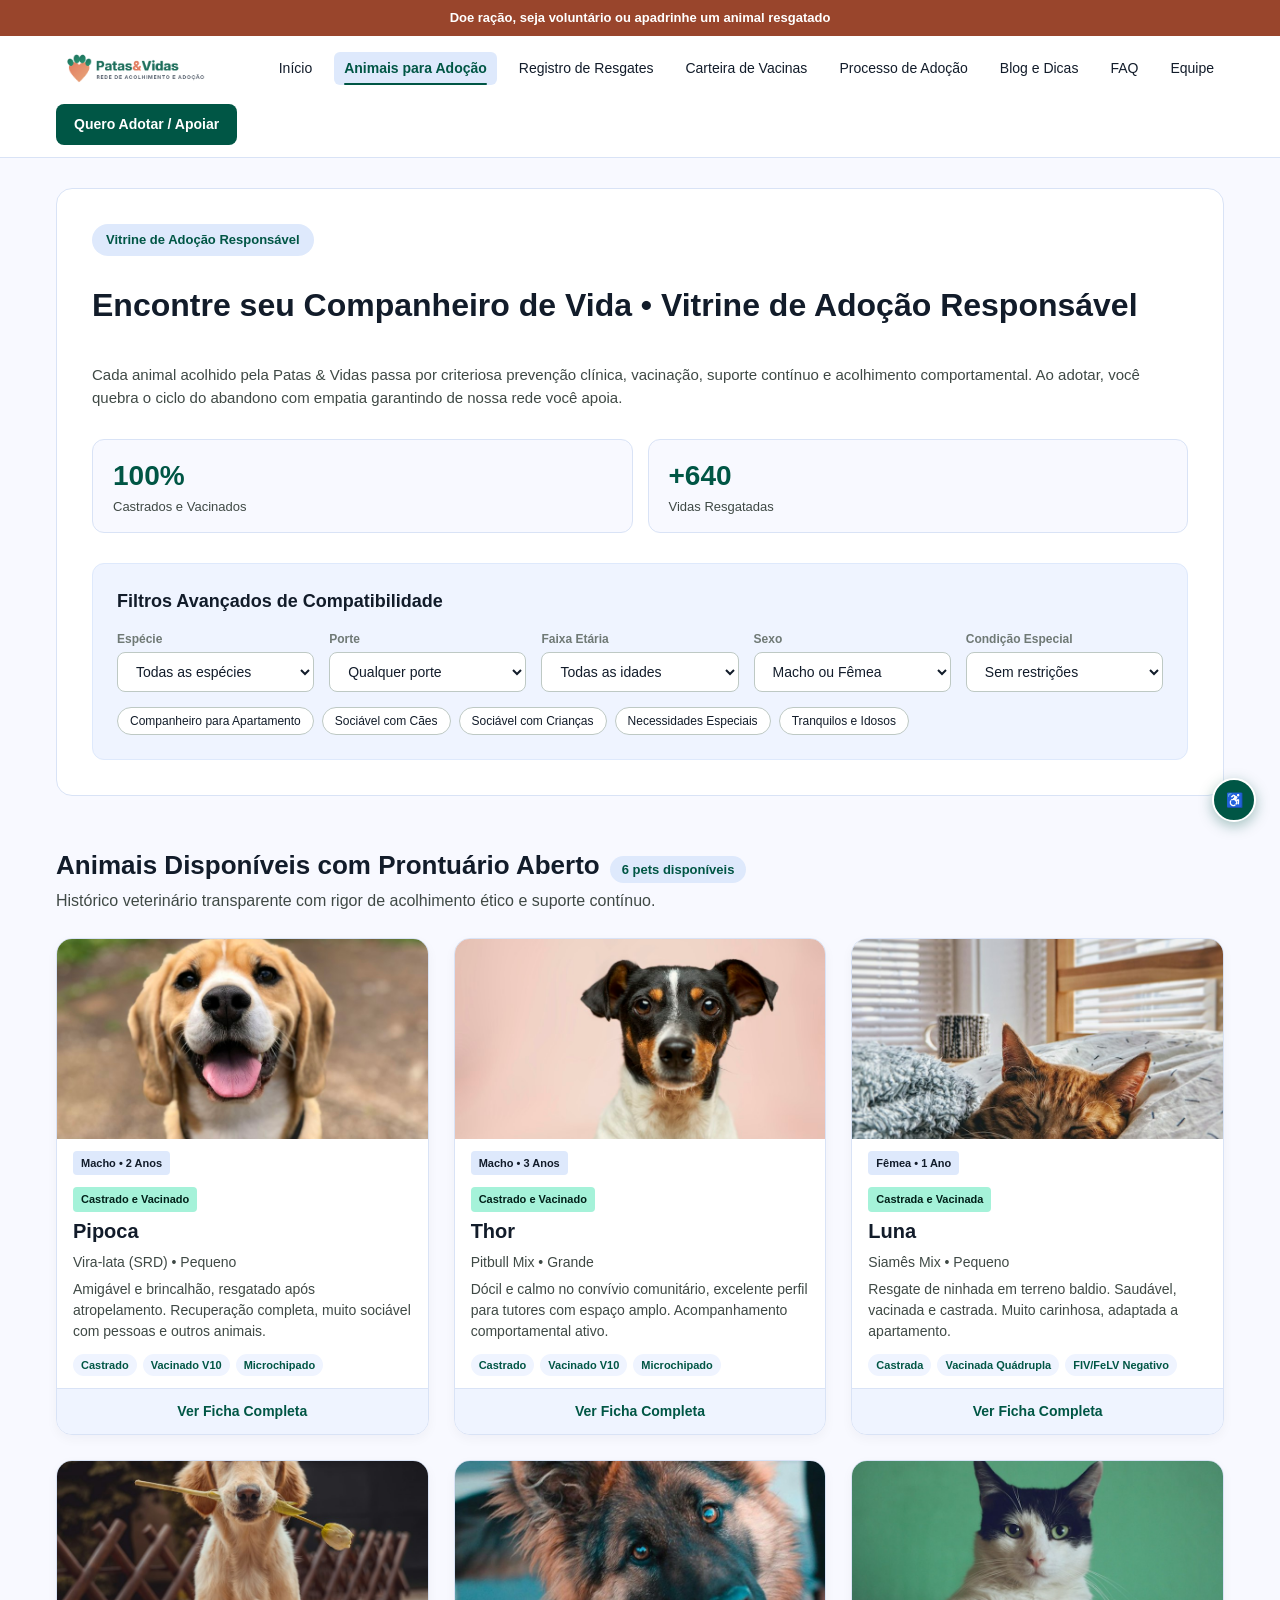
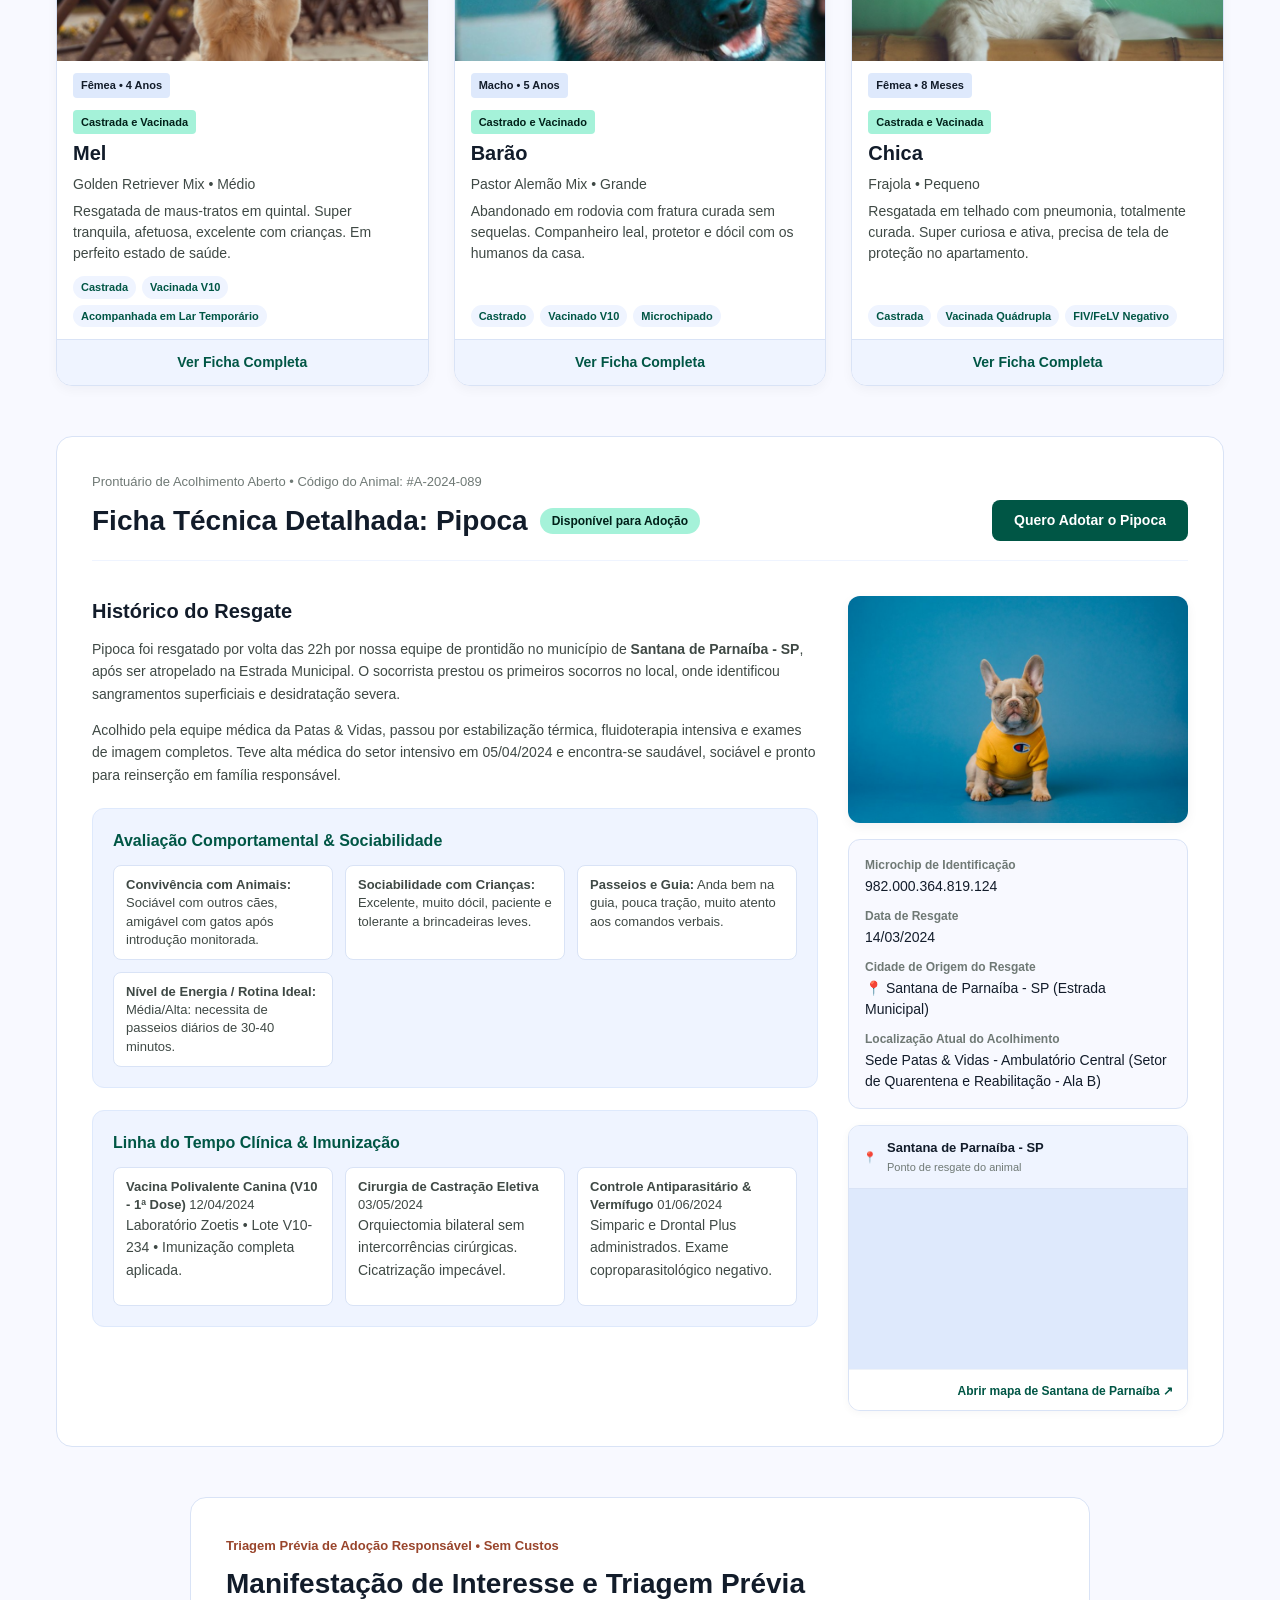
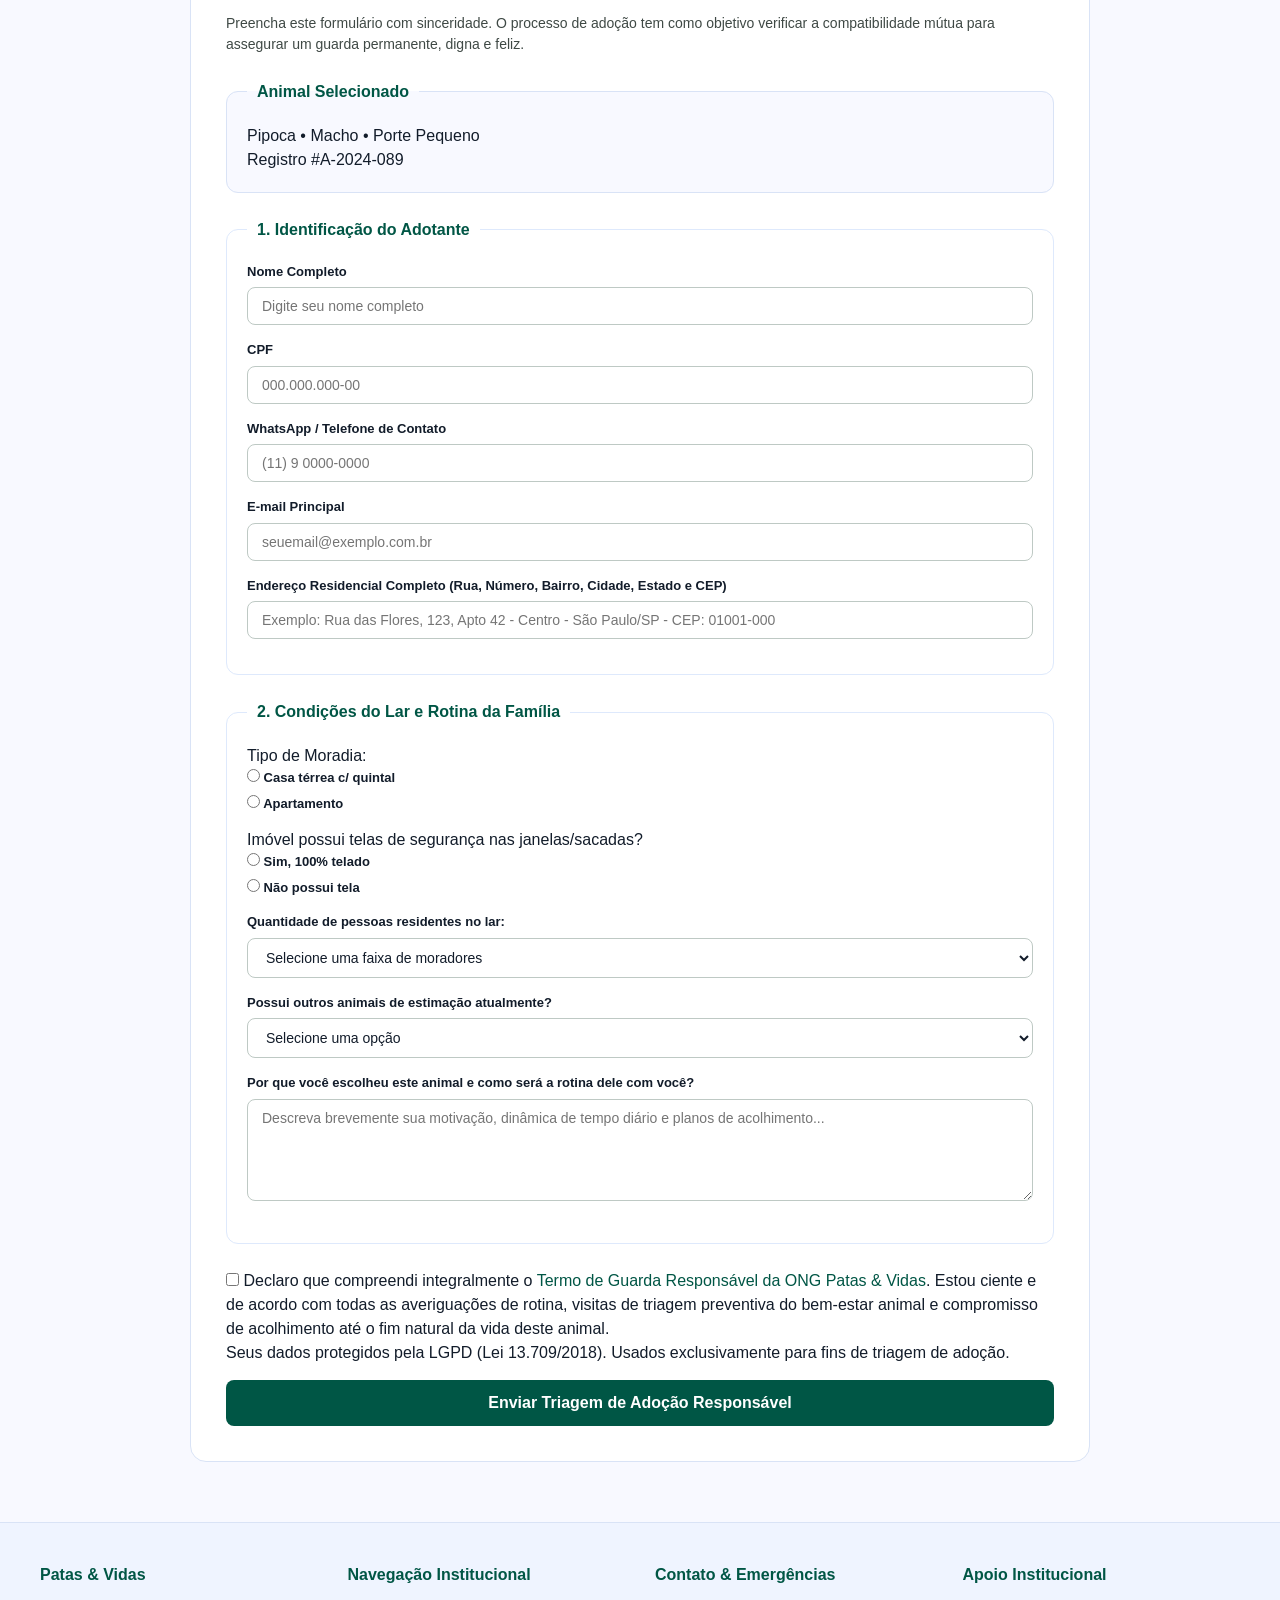
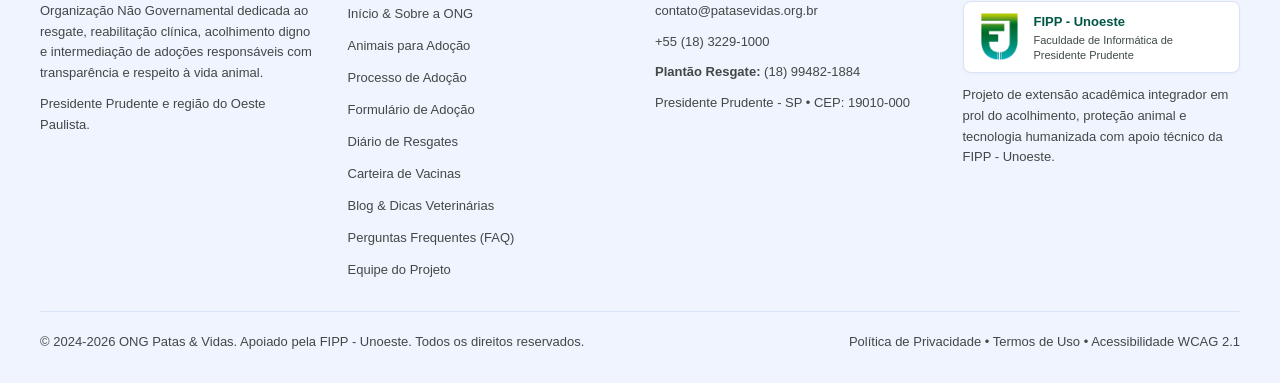
<file: frontend/pages/adocao.html>
<!DOCTYPE html>
<html lang="pt-br">
<head>
    <meta charset="UTF-8">
    <meta name="viewport" content="width=device-width, initial-scale=1.0">
    <title>Patas & Vidas - Encontre seu Companheiro de Vida</title>
    <meta name="description" content="Doe ração, seja voluntário ou apadrinhe um animal resgatado">
    <meta name="authors" content="Gabryel Gomes Cerqueira - Murilo Lemos Marques de Souza - Alexander Kenji Kurata Leirião - Pedro Henrique Andrade Santos">
    <link rel="icon" type="image/svg+xml" href="../assets/img/svg/favicon.svg">
    <link rel="stylesheet" href="../global.css">
    <link rel="stylesheet" href="../styles/adocao.css">
    <link rel="stylesheet" href="../styles/interativo.css">
</head>
<body>
    <header>
        <div class="racaoinicio">
            <p>Doe ração, seja voluntário ou apadrinhe um animal resgatado</p>
        </div>
        <nav class="right-things imagem">
            <a href="../principal.html">
                <img src="../assets/img/logo.png" alt="Patas & Vidas">
            </a>
            <ul>
                <li><a href="../principal.html">Início</a></li>
                <li><a href="adocao.html">Animais para Adoção</a></li>
                <li><a href="registro.html">Registro de Resgates</a></li>
                <li><a href="carteiravacina.html">Carteira de Vacinas</a></li>
                <li><a href="processoadocao.html">Processo de Adoção</a></li>
                <li><a href="blogdicas.html">Blog e Dicas</a></li>
                <li><a href="FAQ.html">FAQ</a></li>
                <li><a href="equipe.html">Equipe</a></li>
            </ul>
            <a href="queradotar.html">Quero Adotar / Apoiar</a>
        </nav>
    </header>

    <main>
        <section>
            <span>Vitrine de Adoção Responsável</span>
            <h1>Encontre seu Companheiro de Vida • Vitrine de Adoção Responsável</h1>
            <p>Cada animal acolhido pela Patas & Vidas passa por criteriosa prevenção clínica, vacinação, suporte contínuo e acolhimento comportamental. Ao adotar, você quebra o ciclo do abandono com empatia garantindo de nossa rede você apoia.</p>

            <div>
                <div>
                    <strong>100%</strong>
                    <span>Castrados e Vacinados</span>
                </div>
                <div>
                    <strong>+640</strong>
                    <span>Vidas Resgatadas</span>
                </div>
            </div>

            <div>
                <h2>Filtros Avançados de Compatibilidade</h2>
                <form action="#" method="get">
                    <fieldset>
                        <legend>Filtrar Animais</legend>
                        <div>
                            <label for="filtro-especie">Espécie</label>
                            <select id="filtro-especie" name="especie">
                                <option value="">Todas as espécies</option>
                                <option value="cachorro">Cachorro</option>
                                <option value="gato">Gato</option>
                            </select>
                        </div>

                        <div>
                            <label for="filtro-porte">Porte</label>
                            <select id="filtro-porte" name="porte">
                                <option value="">Qualquer porte</option>
                                <option value="pequeno">Pequeno</option>
                                <option value="medio">Médio</option>
                                <option value="grande">Grande</option>
                            </select>
                        </div>

                        <div>
                            <label for="filtro-faixa-etaria">Faixa Etária</label>
                            <select id="filtro-faixa-etaria" name="faixa-etaria">
                                <option value="">Todas as idades</option>
                                <option value="filhote">Filhote</option>
                                <option value="adulto">Adulto</option>
                                <option value="idoso">Idoso</option>
                            </select>
                        </div>

                        <div>
                            <label for="filtro-sexo">Sexo</label>
                            <select id="filtro-sexo" name="sexo">
                                <option value="">Macho ou Fêmea</option>
                                <option value="macho">Macho</option>
                                <option value="femea">Fêmea</option>
                            </select>
                        </div>

                        <div>
                            <label for="filtro-condicao">Condição Especial</label>
                            <select id="filtro-condicao" name="condicao">
                                <option value="">Sem restrições</option>
                                <option value="necessidades-especiais">Necessidades Especiais</option>
                            </select>
                        </div>
                    </fieldset>

                    <div>
                        <button type="button">Companheiro para Apartamento</button>
                        <button type="button">Sociável com Cães</button>
                        <button type="button">Sociável com Crianças</button>
                        <button type="button">Necessidades Especiais</button>
                        <button type="button">Tranquilos e Idosos</button>
                    </div>
                </form>
            </div>
        </section>

        <section>
            <div>
                <h2>Animais Disponíveis com Prontuário Aberto</h2>
                <p>Histórico veterinário transparente com rigor de acolhimento ético e suporte contínuo.</p>
            </div>

            <div>
                <article>
                    <img src="../assets/img/pipoca.jpg" alt="Pipoca">
                    <span>Macho • 2 Anos</span>
                    <span>Castrado e Vacinado</span>
                    <h3>Pipoca</h3>
                    <p>Vira-lata (SRD) • Pequeno</p>
                    <p>Amigável e brincalhão, resgatado após atropelamento. Recuperação completa, muito sociável com pessoas e outros animais.</p>
                    <ul>
                        <li>Castrado</li>
                        <li>Vacinado V10</li>
                        <li>Microchipado</li>
                    </ul>
                    <a href="#ficha-tecnica">Ver Ficha Completa</a>
                </article>

                <article>
                    <img src="../assets/img/thor.jpg" alt="Thor">
                    <span>Macho • 3 Anos</span>
                    <span>Castrado e Vacinado</span>
                    <h3>Thor</h3>
                    <p>Pitbull Mix • Grande</p>
                    <p>Dócil e calmo no convívio comunitário, excelente perfil para tutores com espaço amplo. Acompanhamento comportamental ativo.</p>
                    <ul>
                        <li>Castrado</li>
                        <li>Vacinado V10</li>
                        <li>Microchipado</li>
                    </ul>
                    <a href="#">Ver Ficha Completa</a>
                </article>

                <article>
                    <img src="../assets/img/luna.jpg" alt="Luna">
                    <span>Fêmea • 1 Ano</span>
                    <span>Castrada e Vacinada</span>
                    <h3>Luna</h3>
                    <p>Siamês Mix • Pequeno</p>
                    <p>Resgate de ninhada em terreno baldio. Saudável, vacinada e castrada. Muito carinhosa, adaptada a apartamento.</p>
                    <ul>
                        <li>Castrada</li>
                        <li>Vacinada Quádrupla</li>
                        <li>FIV/FeLV Negativo</li>
                    </ul>
                    <a href="#">Ver Ficha Completa</a>
                </article>

                <article>
                    <img src="../assets/img/mel.jpg" alt="Mel">
                    <span>Fêmea • 4 Anos</span>
                    <span>Castrada e Vacinada</span>
                    <h3>Mel</h3>
                    <p>Golden Retriever Mix • Médio</p>
                    <p>Resgatada de maus-tratos em quintal. Super tranquila, afetuosa, excelente com crianças. Em perfeito estado de saúde.</p>
                    <ul>
                        <li>Castrada</li>
                        <li>Vacinada V10</li>
                        <li>Acompanhada em Lar Temporário</li>
                    </ul>
                    <a href="#">Ver Ficha Completa</a>
                </article>

                <article>
                    <img src="../assets/img/barao.jpg" alt="Barão">
                    <span>Macho • 5 Anos</span>
                    <span>Castrado e Vacinado</span>
                    <h3>Barão</h3>
                    <p>Pastor Alemão Mix • Grande</p>
                    <p>Abandonado em rodovia com fratura curada sem sequelas. Companheiro leal, protetor e dócil com os humanos da casa.</p>
                    <ul>
                        <li>Castrado</li>
                        <li>Vacinado V10</li>
                        <li>Microchipado</li>
                    </ul>
                    <a href="#">Ver Ficha Completa</a>
                </article>

                <article>
                    <img src="../assets/img/chica.jpg" alt="Chica">
                    <span>Fêmea • 8 Meses</span>
                    <span>Castrada e Vacinada</span>
                    <h3>Chica</h3>
                    <p>Frajola • Pequeno</p>
                    <p>Resgatada em telhado com pneumonia, totalmente curada. Super curiosa e ativa, precisa de tela de proteção no apartamento.</p>
                    <ul>
                        <li>Castrada</li>
                        <li>Vacinada Quádrupla</li>
                        <li>FIV/FeLV Negativo</li>
                    </ul>
                    <a href="#">Ver Ficha Completa</a>
                </article>
            </div>
        </section>

        <section id="ficha-tecnica">
            <header class="ficha-cabecalho">
                <span class="ficha-codigo">Prontuário de Acolhimento Aberto • Código do Animal: #A-2024-089</span>
                <div class="ficha-topo-linha">
                    <div class="ficha-titulo-bloco">
                        <h2>Ficha Técnica Detalhada: Pipoca</h2>
                        <span class="ficha-status-badge">Disponível para Adoção</span>
                    </div>
                    <a href="#manifestacao-interesse" class="ficha-btn-adotar">Quero Adotar o Pipoca</a>
                </div>
            </header>

            <div class="ficha-grid">
                <!-- Coluna Principal (Histórico e Informações Clínicas) -->
                <div class="ficha-col-principal">
                    <article class="ficha-historico-card">
                        <h3>Histórico do Resgate</h3>
                        <p class="ficha-historico-texto">Pipoca foi resgatado por volta das 22h por nossa equipe de prontidão no município de <strong>Santana de Parnaíba - SP</strong>, após ser atropelado na Estrada Municipal. O socorrista prestou os primeiros socorros no local, onde identificou sangramentos superficiais e desidratação severa.</p>
                        <p>Acolhido pela equipe médica da Patas & Vidas, passou por estabilização térmica, fluidoterapia intensiva e exames de imagem completos. Teve alta médica do setor intensivo em 05/04/2024 e encontra-se saudável, sociável e pronto para reinserção em família responsável.</p>

                        <section class="ficha-bloco-avaliacao">
                            <h4>Avaliação Comportamental & Sociabilidade</h4>
                            <ul>
                                <li>
                                    <strong>Convivência com Animais:</strong>
                                    Sociável com outros cães, amigável com gatos após introdução monitorada.
                                </li>
                                <li>
                                    <strong>Sociabilidade com Crianças:</strong>
                                    Excelente, muito dócil, paciente e tolerante a brincadeiras leves.
                                </li>
                                <li>
                                    <strong>Passeios e Guia:</strong>
                                    Anda bem na guia, pouca tração, muito atento aos comandos verbais.
                                </li>
                                <li>
                                    <strong>Nível de Energia / Rotina Ideal:</strong>
                                    Média/Alta: necessita de passeios diários de 30-40 minutos.
                                </li>
                            </ul>
                        </section>

                        <section class="ficha-bloco-clinico">
                            <h4>Linha do Tempo Clínica & Imunização</h4>
                            <ol>
                                <li>
                                    <strong>Vacina Polivalente Canina (V10 - 1ª Dose)</strong>
                                    <time datetime="2024-04-12">12/04/2024</time>
                                    <p>Laboratório Zoetis • Lote V10-234 • Imunização completa aplicada.</p>
                                </li>
                                <li>
                                    <strong>Cirurgia de Castração Eletiva</strong>
                                    <time datetime="2024-05-03">03/05/2024</time>
                                    <p>Orquiectomia bilateral sem intercorrências cirúrgicas. Cicatrização impecável.</p>
                                </li>
                                <li>
                                    <strong>Controle Antiparasitário & Vermífugo</strong>
                                    <time datetime="2024-06-01">01/06/2024</time>
                                    <p>Simparic e Drontal Plus administrados. Exame coproparasitológico negativo.</p>
                                </li>
                            </ol>
                        </section>
                    </article>
                </div>

                <!-- Coluna Lateral (Foto, Ficha de Identificação e Origem com Mapa) -->
                <aside class="ficha-col-lateral">
                    <div class="ficha-foto-wrapper">
                        <img src="../assets/img/pipoca-detalhe.jpg" alt="Pipoca">
                    </div>

                    <dl class="ficha-dados-dl">
                        <dt>Microchip de Identificação</dt>
                        <dd id="ficha-microchip">982.000.364.819.124</dd>

                        <dt>Data de Resgate</dt>
                        <dd id="ficha-data-resgate"><time datetime="2024-03-14">14/03/2024</time></dd>

                        <dt>Cidade de Origem do Resgate</dt>
                        <dd id="ficha-cidade-origem">📍 Santana de Parnaíba - SP (Estrada Municipal)</dd>

                        <dt>Localização Atual do Acolhimento</dt>
                        <dd id="ficha-local-acolhimento">Sede Patas & Vidas - Ambulatório Central (Setor de Quarentena e Reabilitação - Ala B)</dd>
                    </dl>

                    <!-- Card de Mapa da Cidade de Origem do Animal -->
                    <div class="ficha-mapa-cidade">
                        <div class="mapa-cidade-cabecalho">
                            <span class="mapa-icone-pin">📍</span>
                            <div>
                                <strong id="mapa-cidade-nome">Santana de Parnaíba - SP</strong>
                                <span id="mapa-cidade-detalhe">Ponto de resgate do animal</span>
                            </div>
                        </div>
                        <div class="mapa-cidade-frame-container">
                            <iframe 
                                id="mapa-cidade-iframe"
                                title="Mapa da Cidade de Origem do Animal - Santana de Parnaíba"
                                src="https://www.openstreetmap.org/export/embed.html?bbox=-46.955%2C-23.475%2C-46.885%2C-23.415&amp;layer=mapnik&amp;marker=-23.4442%2C-46.9189" 
                                loading="lazy">
                            </iframe>
                        </div>
                        <div class="mapa-cidade-rodape">
                            <a id="mapa-cidade-link" href="https://www.openstreetmap.org/?mlat=-23.4442&amp;mlon=-46.9189#map=14/-23.4442/-46.9189" target="_blank" rel="noopener noreferrer">
                                Abrir mapa de Santana de Parnaíba ↗
                            </a>
                        </div>
                    </div>
                </aside>
            </div>
        </section>

        <section id="manifestacao-interesse">
            <span>Triagem Prévia de Adoção Responsável • Sem Custos</span>
            <h2>Manifestação de Interesse e Triagem Prévia</h2>
            <p>Preencha este formulário com sinceridade. O processo de adoção tem como objetivo verificar a compatibilidade mútua para assegurar um guarda permanente, digna e feliz.</p>

            <form action="#" method="post">
                <fieldset>
                    <legend>Animal Selecionado</legend>
                    <p>Pipoca • Macho • Porte Pequeno</p>
                    <span>Registro #A-2024-089</span>
                </fieldset>

                <fieldset>
                    <legend>1. Identificação do Adotante</legend>

                    <div>
                        <label for="nome-completo">Nome Completo</label>
                        <input type="text" id="nome-completo" name="nome-completo" placeholder="Digite seu nome completo" required>
                    </div>

                    <div>
                        <label for="cpf">CPF</label>
                        <input type="text" id="cpf" name="cpf" placeholder="000.000.000-00" required>
                    </div>

                    <div>
                        <label for="whatsapp">WhatsApp / Telefone de Contato</label>
                        <input type="tel" id="whatsapp" name="whatsapp" placeholder="(11) 9 0000-0000" required>
                    </div>

                    <div>
                        <label for="email">E-mail Principal</label>
                        <input type="email" id="email" name="email" placeholder="seuemail@exemplo.com.br" required>
                    </div>

                    <div>
                        <label for="endereco">Endereço Residencial Completo (Rua, Número, Bairro, Cidade, Estado e CEP)</label>
                        <input type="text" id="endereco" name="endereco" placeholder="Exemplo: Rua das Flores, 123, Apto 42 - Centro - São Paulo/SP - CEP: 01001-000" required>
                    </div>
                </fieldset>

                <fieldset>
                    <legend>2. Condições do Lar e Rotina da Família</legend>

                    <div>
                        <p>Tipo de Moradia:</p>
                        <label><input type="radio" name="tipo-moradia" value="casa-terrea"> Casa térrea c/ quintal</label>
                        <label><input type="radio" name="tipo-moradia" value="apartamento"> Apartamento</label>
                    </div>

                    <div>
                        <p>Imóvel possui telas de segurança nas janelas/sacadas?</p>
                        <label><input type="radio" name="telas" value="sim"> Sim, 100% telado</label>
                        <label><input type="radio" name="telas" value="nao"> Não possui tela</label>
                    </div>

                    <div>
                        <label for="pessoas-residencia">Quantidade de pessoas residentes no lar:</label>
                        <select id="pessoas-residencia" name="pessoas-residencia">
                            <option value="">Selecione uma faixa de moradores</option>
                            <option value="1">1 pessoa</option>
                            <option value="2-3">2 a 3 pessoas</option>
                            <option value="4-mais">4 ou mais pessoas</option>
                        </select>
                    </div>

                    <div>
                        <label for="outros-animais">Possui outros animais de estimação atualmente?</label>
                        <select id="outros-animais" name="outros-animais">
                            <option value="">Selecione uma opção</option>
                            <option value="nao">Não possuo</option>
                            <option value="caes">Sim, cão(cães)</option>
                            <option value="gatos">Sim, gato(s)</option>
                            <option value="ambos">Sim, cães e gatos</option>
                        </select>
                    </div>

                    <div>
                        <label for="motivo-adocao">Por que você escolheu este animal e como será a rotina dele com você?</label>
                        <textarea id="motivo-adocao" name="motivo-adocao" rows="5" placeholder="Descreva brevemente sua motivação, dinâmica de tempo diário e planos de acolhimento..."></textarea>
                    </div>
                </fieldset>

                <div>
                    <label>
                        <input type="checkbox" name="declaracao-termos" required>
                        Declaro que compreendi integralmente o <a href="processoadocao.html">Termo de Guarda Responsável da ONG Patas & Vidas</a>. Estou ciente e de acordo com todas as averiguações de rotina, visitas de triagem preventiva do bem-estar animal e compromisso de acolhimento até o fim natural da vida deste animal.
                    </label>
                </div>

                <div>
                    <span>Seus dados protegidos pela LGPD (Lei 13.709/2018). Usados exclusivamente para fins de triagem de adoção.</span>
                    <button type="submit">Enviar Triagem de Adoção Responsável</button>
                </div>
            </form>
        </section>
    </main>

    <footer>
        <div>
            <div>
                <h3>Patas &amp; Vidas</h3>
                <p>Organização Não Governamental dedicada ao resgate, reabilitação clínica, acolhimento digno e intermediação de adoções responsáveis com transparência e respeito à vida animal.</p>
                <p>Presidente Prudente e região do Oeste Paulista.</p>
            </div>

            <div>
                <h4>Navegação Institucional</h4>
                <ul>
                    <li><a href="../principal.html">Início &amp; Sobre a ONG</a></li>
                    <li><a href="adocao.html">Animais para Adoção</a></li>
                    <li><a href="processoadocao.html">Processo de Adoção</a></li>
                    <li><a href="queradotar.html">Formulário de Adoção</a></li>
                    <li><a href="registro.html">Diário de Resgates</a></li>
                    <li><a href="carteiravacina.html">Carteira de Vacinas</a></li>
                    <li><a href="blogdicas.html">Blog &amp; Dicas Veterinárias</a></li>
                    <li><a href="FAQ.html">Perguntas Frequentes (FAQ)</a></li>
                    <li><a href="equipe.html">Equipe do Projeto</a></li>
                </ul>
            </div>

            <div>
                <h4>Contato &amp; Emergências</h4>
                <address>
                    <p><a href="mailto:contato@patasevidas.org.br">contato@patasevidas.org.br</a></p>
                    <p><a href="tel:+551832291000">+55 (18) 3229-1000</a></p>
                    <p><strong>Plantão Resgate:</strong> (18) 99482-1884</p>
                    <p>Presidente Prudente - SP • CEP: 19010-000</p>
                </address>
            </div>

            <div>
                <h4>Apoio Institucional</h4>
                <div class="footer-apoio">
                    <img src="../assets/img/fipp.png" alt="Logo FIPP - Unoeste" class="logo-fipp-footer">
                    <div class="footer-apoio-texto">
                        <strong>FIPP - Unoeste</strong>
                        <span>Faculdade de Informática de Presidente Prudente</span>
                    </div>
                </div>
                <p>Projeto de extensão acadêmica integrador em prol do acolhimento, proteção animal e tecnologia humanizada com apoio técnico da FIPP - Unoeste.</p>
            </div>
        </div>

        <div>
            <p>&copy; 2024-2026 ONG Patas &amp; Vidas. Apoiado pela FIPP - Unoeste. Todos os direitos reservados.</p>
            <p>Política de Privacidade • Termos de Uso • Acessibilidade WCAG 2.1</p>
        </div>
    </footer>

    <script src="../js/db.js"></script>
    <script src="../js/ui.js"></script>
    <script src="../js/main.js"></script>
    <script src="../js/adocao.js"></script>
</body>
</html>
</file>
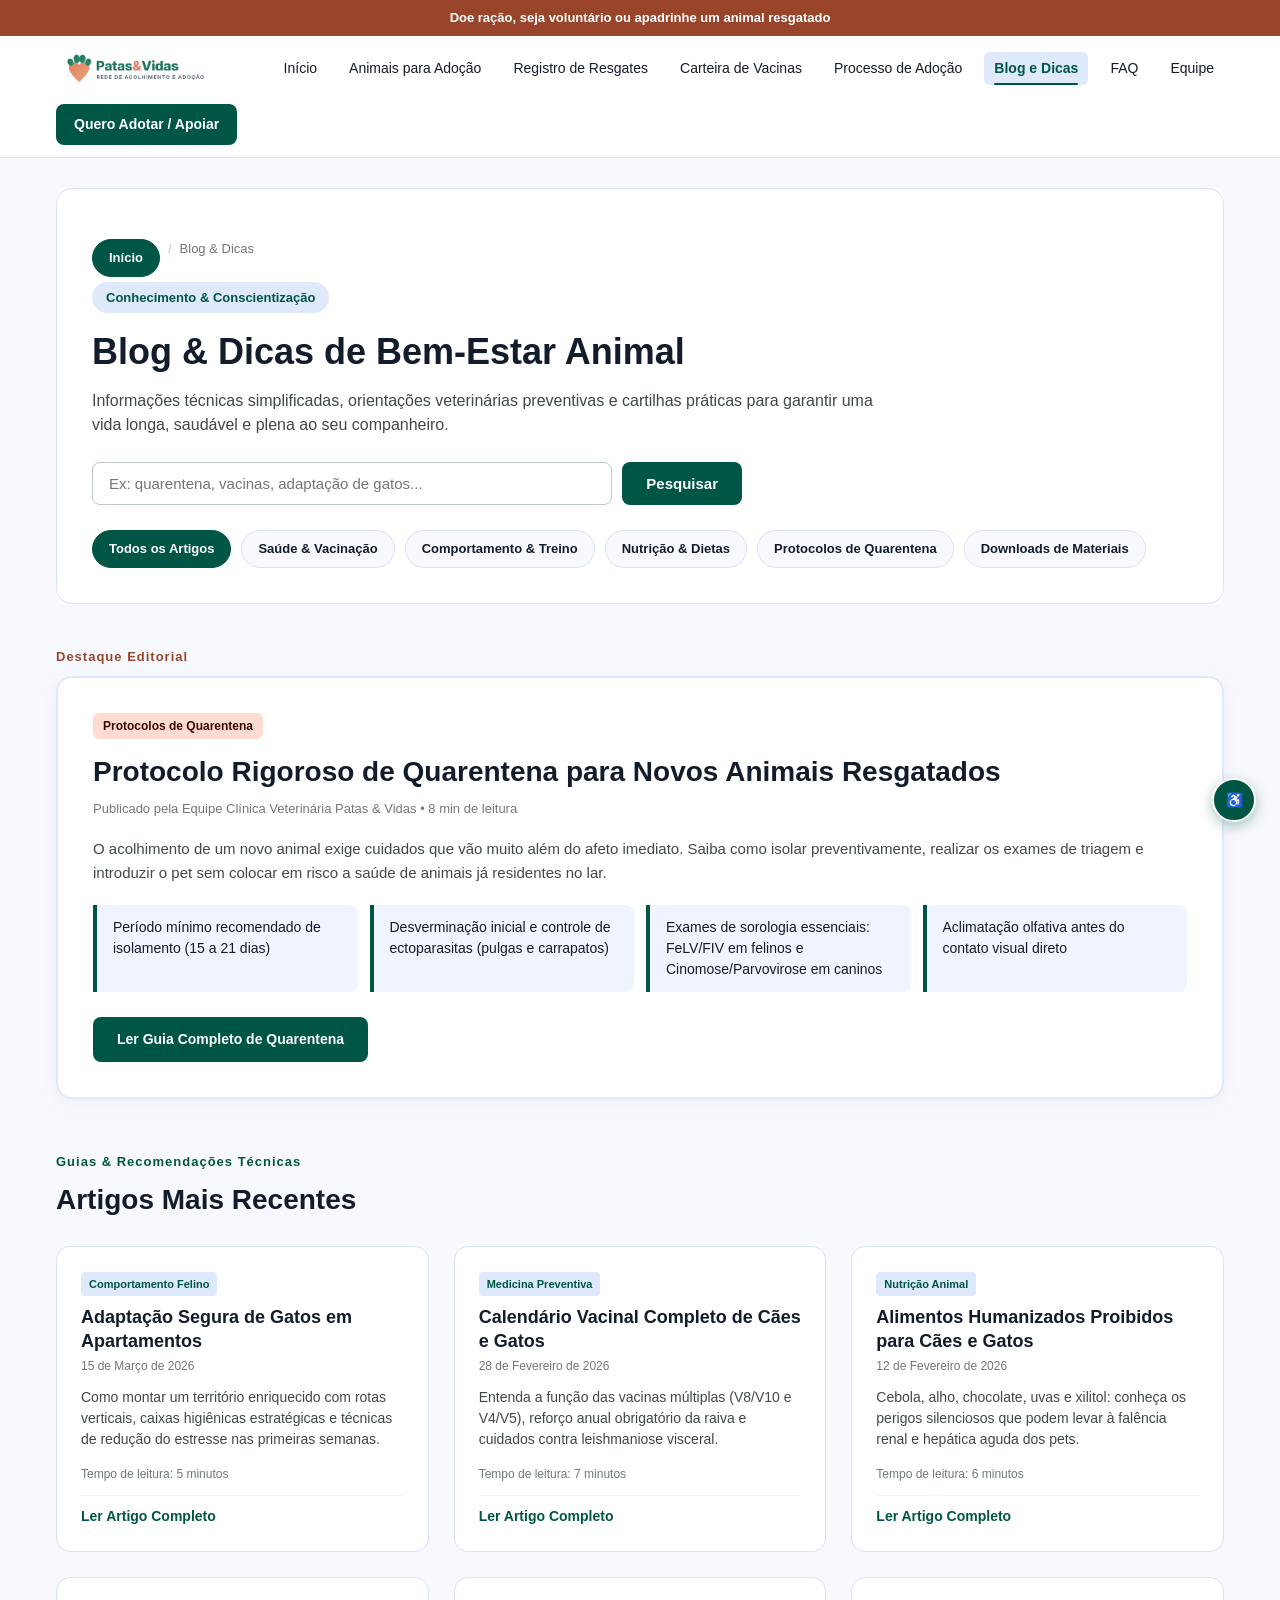
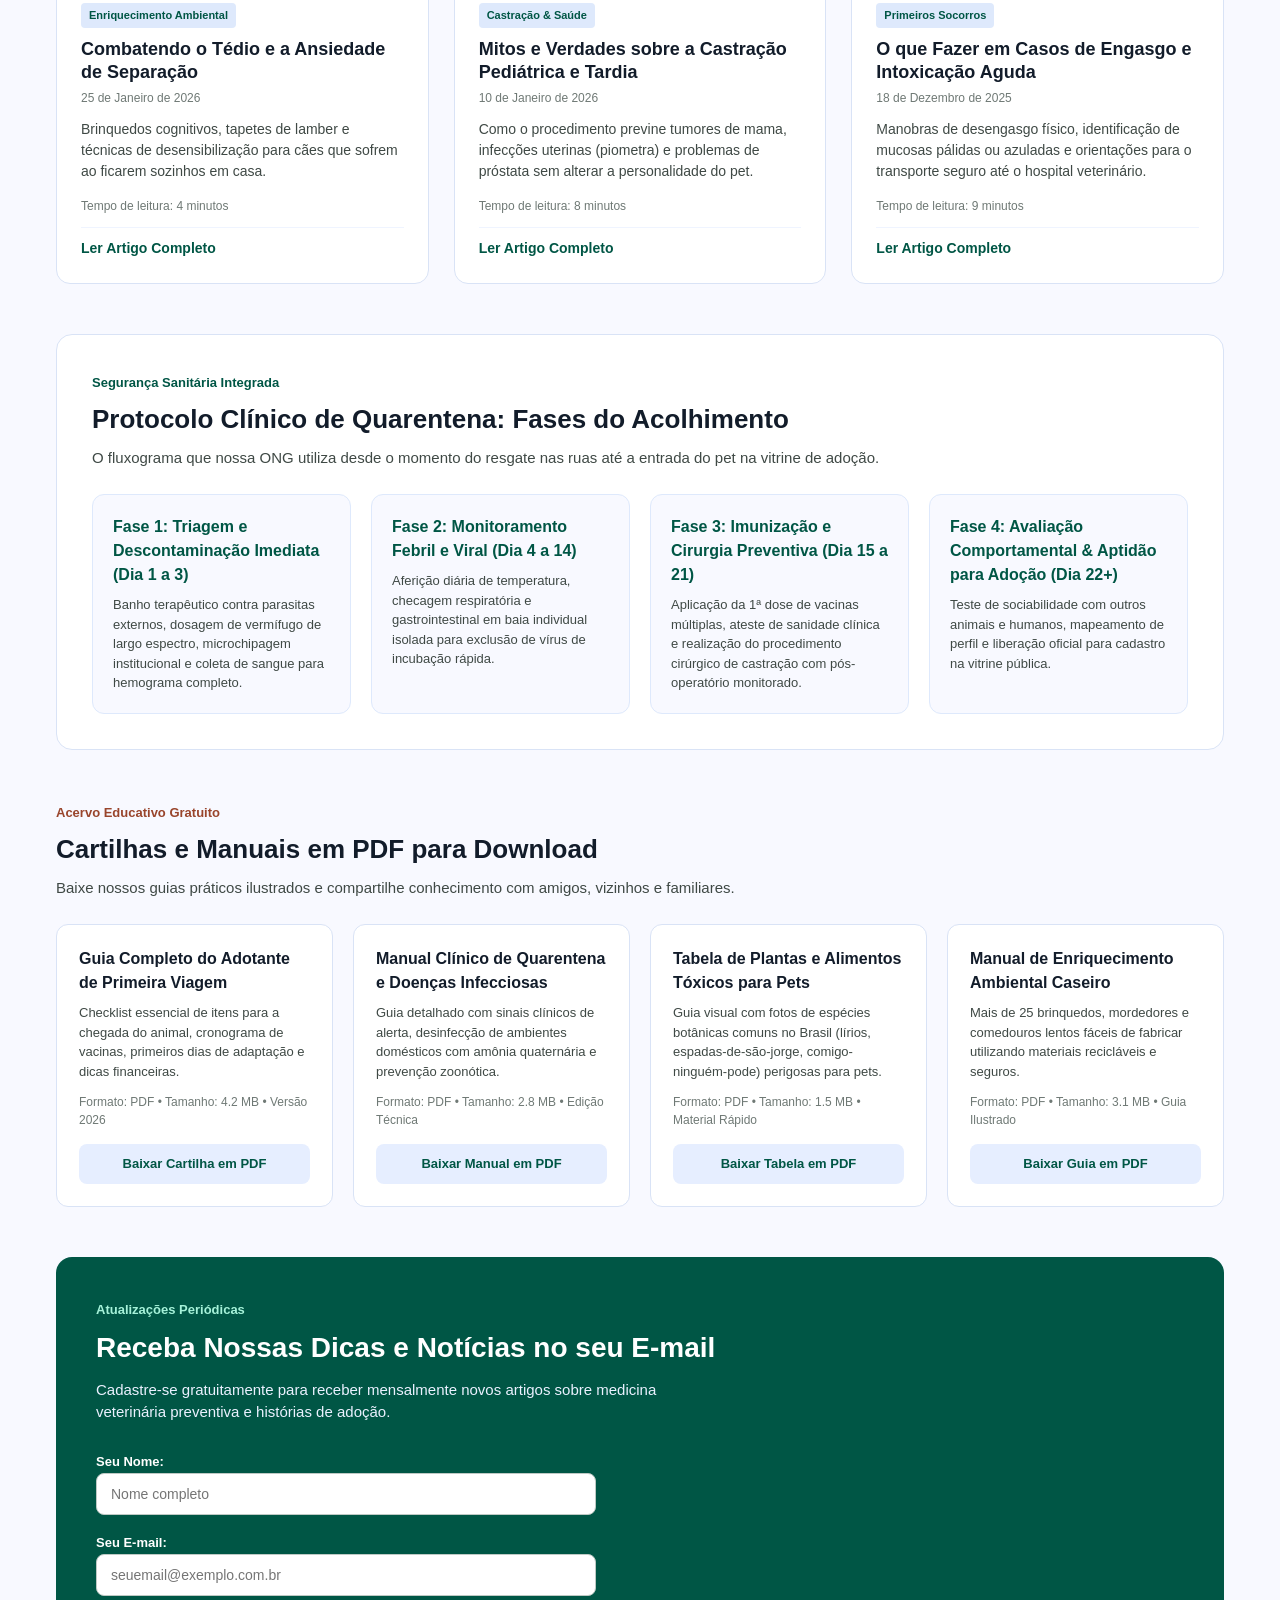
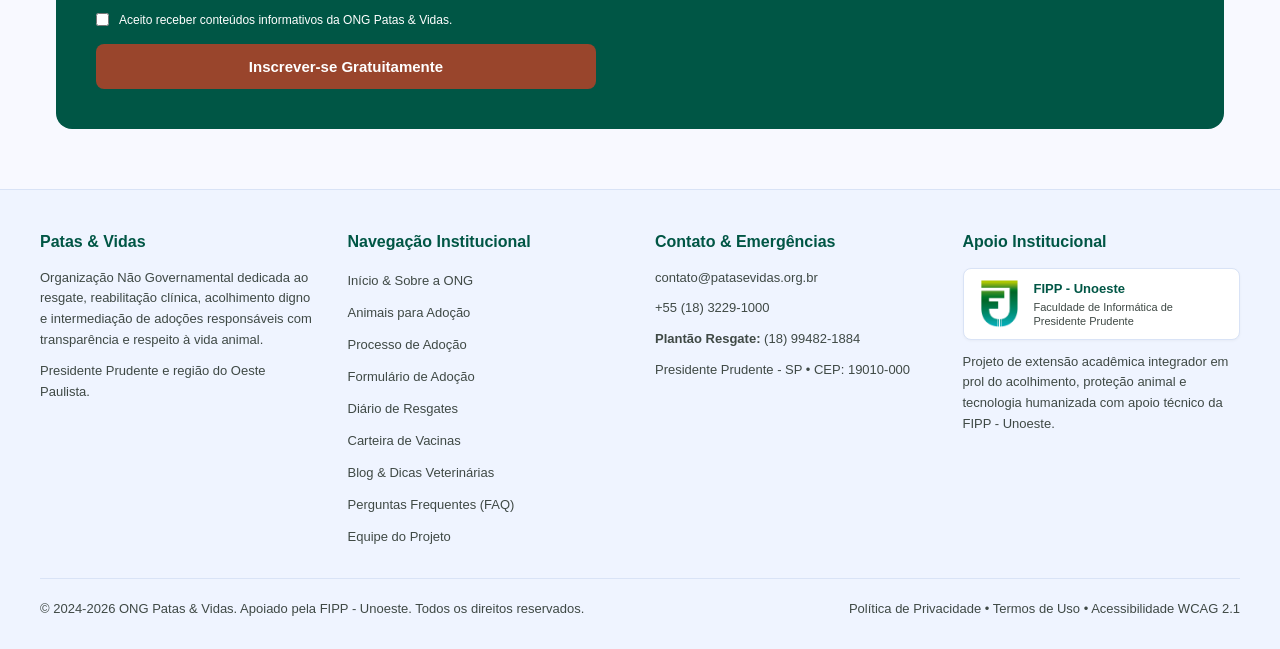
<file: frontend/pages/blogdicas.html>
<!DOCTYPE html>
<html lang="pt-br">
<head>
    <meta charset="UTF-8">
    <meta name="viewport" content="width=device-width, initial-scale=1.0">
    <title>Patas & Vidas - Blog & Dicas de Bem-Estar Animal</title>
    <meta name="description" content="Artigos veterinários, guias práticos de cuidados, protocolos de quarentena e cartilhas educativas para download.">
    <meta name="authors" content="Gabryel Gomes Cerqueira - Murilo Lemos Marques de Souza - Alexander Kenji Kurata Leirião - Pedro Henrique Andrade Santos">
    <link rel="icon" type="image/svg+xml" href="../assets/img/svg/favicon.svg">
    <link rel="stylesheet" href="../global.css">
    <link rel="stylesheet" href="../styles/blogdicas.css">
    <link rel="stylesheet" href="../styles/interativo.css">
</head>
<body>
    <header>
        <div>
            <p>Doe ração, seja voluntário ou apadrinhe um animal resgatado</p>
        </div>
        <nav>
            <a href="../principal.html">
                <img src="../assets/img/logo.png" alt="Patas & Vidas">
            </a>
            <ul>
                <li><a href="../principal.html">Início</a></li>
                <li><a href="adocao.html">Animais para Adoção</a></li>
                <li><a href="registro.html">Registro de Resgates</a></li>
                <li><a href="carteiravacina.html">Carteira de Vacinas</a></li>
                <li><a href="processoadocao.html">Processo de Adoção</a></li>
                <li><a href="blogdicas.html">Blog e Dicas</a></li>
                <li><a href="FAQ.html">FAQ</a></li>
                <li><a href="equipe.html">Equipe</a></li>
            </ul>
            <a href="queradotar.html">Quero Adotar / Apoiar</a>
        </nav>
    </header>

    <main>
        <section class="hero-blog">
            <nav aria-label="Migalhas de pão">
                <ol>
                    <li><a href="../principal.html">Início</a></li>
                    <li aria-current="page">Blog &amp; Dicas</li>
                </ol>
            </nav>
            <span>Conhecimento &amp; Conscientização</span>
            <h1>Blog &amp; Dicas de Bem-Estar Animal</h1>
            <p>Informações técnicas simplificadas, orientações veterinárias preventivas e cartilhas práticas para garantir uma vida longa, saudável e plena ao seu companheiro.</p>

            <form action="#" method="get">
                <label for="busca-blog">Buscar artigos, guias ou assuntos:</label>
                <input type="search" id="busca-blog" name="busca" placeholder="Ex: quarentena, vacinas, adaptação de gatos...">
                <button type="submit">Pesquisar</button>
            </form>

            <nav aria-label="Categorias de artigos">
                <ul>
                    <li><a href="#">Todos os Artigos</a></li>
                    <li><a href="#">Saúde &amp; Vacinação</a></li>
                    <li><a href="#">Comportamento &amp; Treino</a></li>
                    <li><a href="#">Nutrição &amp; Dietas</a></li>
                    <li><a href="#">Protocolos de Quarentena</a></li>
                    <li><a href="#">Downloads de Materiais</a></li>
                </ul>
            </nav>
        </section>

        <section class="artigo-destaque">
            <span>Destaque Editorial</span>
            <article>
                <header>
                    <span>Protocolos de Quarentena</span>
                    <h2>Protocolo Rigoroso de Quarentena para Novos Animais Resgatados</h2>
                    <p>Publicado pela Equipe Clínica Veterinária Patas &amp; Vidas • 8 min de leitura</p>
                </header>
                <p>O acolhimento de um novo animal exige cuidados que vão muito além do afeto imediato. Saiba como isolar preventivamente, realizar os exames de triagem e introduzir o pet sem colocar em risco a saúde de animais já residentes no lar.</p>
                <ul>
                    <li>Período mínimo recomendado de isolamento (15 a 21 dias)</li>
                    <li>Desverminação inicial e controle de ectoparasitas (pulgas e carrapatos)</li>
                    <li>Exames de sorologia essenciais: FeLV/FIV em felinos e Cinomose/Parvovirose em caninos</li>
                    <li>Aclimatação olfativa antes do contato visual direto</li>
                </ul>
                <a href="#">Ler Guia Completo de Quarentena</a>
            </article>
        </section>

        <section class="lista-artigos">
            <span>Guias &amp; Recomendações Técnicas</span>
            <h2>Artigos Mais Recentes</h2>

            <div>
                <article>
                    <header>
                        <span>Comportamento Felino</span>
                        <h3>Adaptação Segura de Gatos em Apartamentos</h3>
                        <time datetime="2026-03-15">15 de Março de 2026</time>
                    </header>
                    <p>Como montar um território enriquecido com rotas verticais, caixas higiênicas estratégicas e técnicas de redução do estresse nas primeiras semanas.</p>
                    <p>Tempo de leitura: 5 minutos</p>
                    <a href="#">Ler Artigo Completo</a>
                </article>

                <article>
                    <header>
                        <span>Medicina Preventiva</span>
                        <h3>Calendário Vacinal Completo de Cães e Gatos</h3>
                        <time datetime="2026-02-28">28 de Fevereiro de 2026</time>
                    </header>
                    <p>Entenda a função das vacinas múltiplas (V8/V10 e V4/V5), reforço anual obrigatório da raiva e cuidados contra leishmaniose visceral.</p>
                    <p>Tempo de leitura: 7 minutos</p>
                    <a href="#">Ler Artigo Completo</a>
                </article>

                <article>
                    <header>
                        <span>Nutrição Animal</span>
                        <h3>Alimentos Humanizados Proibidos para Cães e Gatos</h3>
                        <time datetime="2026-02-12">12 de Fevereiro de 2026</time>
                    </header>
                    <p>Cebola, alho, chocolate, uvas e xilitol: conheça os perigos silenciosos que podem levar à falência renal e hepática aguda dos pets.</p>
                    <p>Tempo de leitura: 6 minutos</p>
                    <a href="#">Ler Artigo Completo</a>
                </article>

                <article>
                    <header>
                        <span>Enriquecimento Ambiental</span>
                        <h3>Combatendo o Tédio e a Ansiedade de Separação</h3>
                        <time datetime="2026-01-25">25 de Janeiro de 2026</time>
                    </header>
                    <p>Brinquedos cognitivos, tapetes de lamber e técnicas de desensibilização para cães que sofrem ao ficarem sozinhos em casa.</p>
                    <p>Tempo de leitura: 4 minutos</p>
                    <a href="#">Ler Artigo Completo</a>
                </article>

                <article>
                    <header>
                        <span>Castração &amp; Saúde</span>
                        <h3>Mitos e Verdades sobre a Castração Pediátrica e Tardia</h3>
                        <time datetime="2026-01-10">10 de Janeiro de 2026</time>
                    </header>
                    <p>Como o procedimento previne tumores de mama, infecções uterinas (piometra) e problemas de próstata sem alterar a personalidade do pet.</p>
                    <p>Tempo de leitura: 8 minutos</p>
                    <a href="#">Ler Artigo Completo</a>
                </article>

                <article>
                    <header>
                        <span>Primeiros Socorros</span>
                        <h3>O que Fazer em Casos de Engasgo e Intoxicação Aguda</h3>
                        <time datetime="2025-12-18">18 de Dezembro de 2025</time>
                    </header>
                    <p>Manobras de desengasgo físico, identificação de mucosas pálidas ou azuladas e orientações para o transporte seguro até o hospital veterinário.</p>
                    <p>Tempo de leitura: 9 minutos</p>
                    <a href="#">Ler Artigo Completo</a>
                </article>
            </div>
        </section>

        <section class="protocolos-quarentena">
            <span>Segurança Sanitária Integrada</span>
            <h2>Protocolo Clínico de Quarentena: Fases do Acolhimento</h2>
            <p>O fluxograma que nossa ONG utiliza desde o momento do resgate nas ruas até a entrada do pet na vitrine de adoção.</p>

            <ol>
                <li>
                    <h3>Fase 1: Triagem e Descontaminação Imediata (Dia 1 a 3)</h3>
                    <p>Banho terapêutico contra parasitas externos, dosagem de vermífugo de largo espectro, microchipagem institucional e coleta de sangue para hemograma completo.</p>
                </li>
                <li>
                    <h3>Fase 2: Monitoramento Febril e Viral (Dia 4 a 14)</h3>
                    <p>Aferição diária de temperatura, checagem respiratória e gastrointestinal em baia individual isolada para exclusão de vírus de incubação rápida.</p>
                </li>
                <li>
                    <h3>Fase 3: Imunização e Cirurgia Preventiva (Dia 15 a 21)</h3>
                    <p>Aplicação da 1ª dose de vacinas múltiplas, ateste de sanidade clínica e realização do procedimento cirúrgico de castração com pós-operatório monitorado.</p>
                </li>
                <li>
                    <h3>Fase 4: Avaliação Comportamental &amp; Aptidão para Adoção (Dia 22+)</h3>
                    <p>Teste de sociabilidade com outros animais e humanos, mapeamento de perfil e liberação oficial para cadastro na vitrine pública.</p>
                </li>
            </ol>
        </section>

        <section class="downloads-materiais">
            <span>Acervo Educativo Gratuito</span>
            <h2>Cartilhas e Manuais em PDF para Download</h2>
            <p>Baixe nossos guias práticos ilustrados e compartilhe conhecimento com amigos, vizinhos e familiares.</p>

            <div>
                <article>
                    <h3>Guia Completo do Adotante de Primeira Viagem</h3>
                    <p>Checklist essencial de itens para a chegada do animal, cronograma de vacinas, primeiros dias de adaptação e dicas financeiras.</p>
                    <p>Formato: PDF • Tamanho: 4.2 MB • Versão 2026</p>
                    <a href="#" download>Baixar Cartilha em PDF</a>
                </article>

                <article>
                    <h3>Manual Clínico de Quarentena e Doenças Infecciosas</h3>
                    <p>Guia detalhado com sinais clínicos de alerta, desinfecção de ambientes domésticos com amônia quaternária e prevenção zoonótica.</p>
                    <p>Formato: PDF • Tamanho: 2.8 MB • Edição Técnica</p>
                    <a href="#" download>Baixar Manual em PDF</a>
                </article>

                <article>
                    <h3>Tabela de Plantas e Alimentos Tóxicos para Pets</h3>
                    <p>Guia visual com fotos de espécies botânicas comuns no Brasil (lírios, espadas-de-são-jorge, comigo-ninguém-pode) perigosas para pets.</p>
                    <p>Formato: PDF • Tamanho: 1.5 MB • Material Rápido</p>
                    <a href="#" download>Baixar Tabela em PDF</a>
                </article>

                <article>
                    <h3>Manual de Enriquecimento Ambiental Caseiro</h3>
                    <p>Mais de 25 brinquedos, mordedores e comedouros lentos fáceis de fabricar utilizando materiais recicláveis e seguros.</p>
                    <p>Formato: PDF • Tamanho: 3.1 MB • Guia Ilustrado</p>
                    <a href="#" download>Baixar Guia em PDF</a>
                </article>
            </div>
        </section>

        <section class="newsletter-blog">
            <span>Atualizações Periódicas</span>
            <h2>Receba Nossas Dicas e Notícias no seu E-mail</h2>
            <p>Cadastre-se gratuitamente para receber mensalmente novos artigos sobre medicina veterinária preventiva e histórias de adoção.</p>
            <form action="#" method="post">
                <div>
                    <label for="nome-newsletter">Seu Nome:</label>
                    <input type="text" id="nome-newsletter" name="nome" placeholder="Nome completo" required>
                </div>
                <div>
                    <label for="email-newsletter">Seu E-mail:</label>
                    <input type="email" id="email-newsletter" name="email" placeholder="seuemail@exemplo.com.br" required>
                </div>
                <div>
                    <input type="checkbox" id="concordo-termos" name="concordo" required>
                    <label for="concordo-termos">Aceito receber conteúdos informativos da ONG Patas &amp; Vidas.</label>
                </div>
                <button type="submit">Inscrever-se Gratuitamente</button>
            </form>
        </section>
    </main>

    <footer>
        <div>
            <div>
                <h3>Patas &amp; Vidas</h3>
                <p>Organização Não Governamental dedicada ao resgate, reabilitação clínica, acolhimento digno e intermediação de adoções responsáveis com transparência e respeito à vida animal.</p>
                <p>Presidente Prudente e região do Oeste Paulista.</p>
            </div>

            <div>
                <h4>Navegação Institucional</h4>
                <ul>
                    <li><a href="../principal.html">Início &amp; Sobre a ONG</a></li>
                    <li><a href="adocao.html">Animais para Adoção</a></li>
                    <li><a href="processoadocao.html">Processo de Adoção</a></li>
                    <li><a href="queradotar.html">Formulário de Adoção</a></li>
                    <li><a href="registro.html">Diário de Resgates</a></li>
                    <li><a href="carteiravacina.html">Carteira de Vacinas</a></li>
                    <li><a href="blogdicas.html">Blog &amp; Dicas Veterinárias</a></li>
                    <li><a href="FAQ.html">Perguntas Frequentes (FAQ)</a></li>
                    <li><a href="equipe.html">Equipe do Projeto</a></li>
                </ul>
            </div>

            <div>
                <h4>Contato &amp; Emergências</h4>
                <address>
                    <p><a href="mailto:contato@patasevidas.org.br">contato@patasevidas.org.br</a></p>
                    <p><a href="tel:+551832291000">+55 (18) 3229-1000</a></p>
                    <p><strong>Plantão Resgate:</strong> (18) 99482-1884</p>
                    <p>Presidente Prudente - SP • CEP: 19010-000</p>
                </address>
            </div>

            <div>
                <h4>Apoio Institucional</h4>
                <div class="footer-apoio">
                    <img src="../assets/img/fipp.png" alt="Logo FIPP - Unoeste" class="logo-fipp-footer">
                    <div class="footer-apoio-texto">
                        <strong>FIPP - Unoeste</strong>
                        <span>Faculdade de Informática de Presidente Prudente</span>
                    </div>
                </div>
                <p>Projeto de extensão acadêmica integrador em prol do acolhimento, proteção animal e tecnologia humanizada com apoio técnico da FIPP - Unoeste.</p>
            </div>
        </div>

        <div>
            <p>&copy; 2024-2026 ONG Patas &amp; Vidas. Apoiado pela FIPP - Unoeste. Todos os direitos reservados.</p>
            <p>Política de Privacidade • Termos de Uso • Acessibilidade WCAG 2.1</p>
        </div>
    </footer>

    <script src="../js/db.js"></script>
    <script src="../js/ui.js"></script>
    <script src="../js/main.js"></script>
    <script src="../js/blogdicas.js"></script>
</body>
</html>
</file>
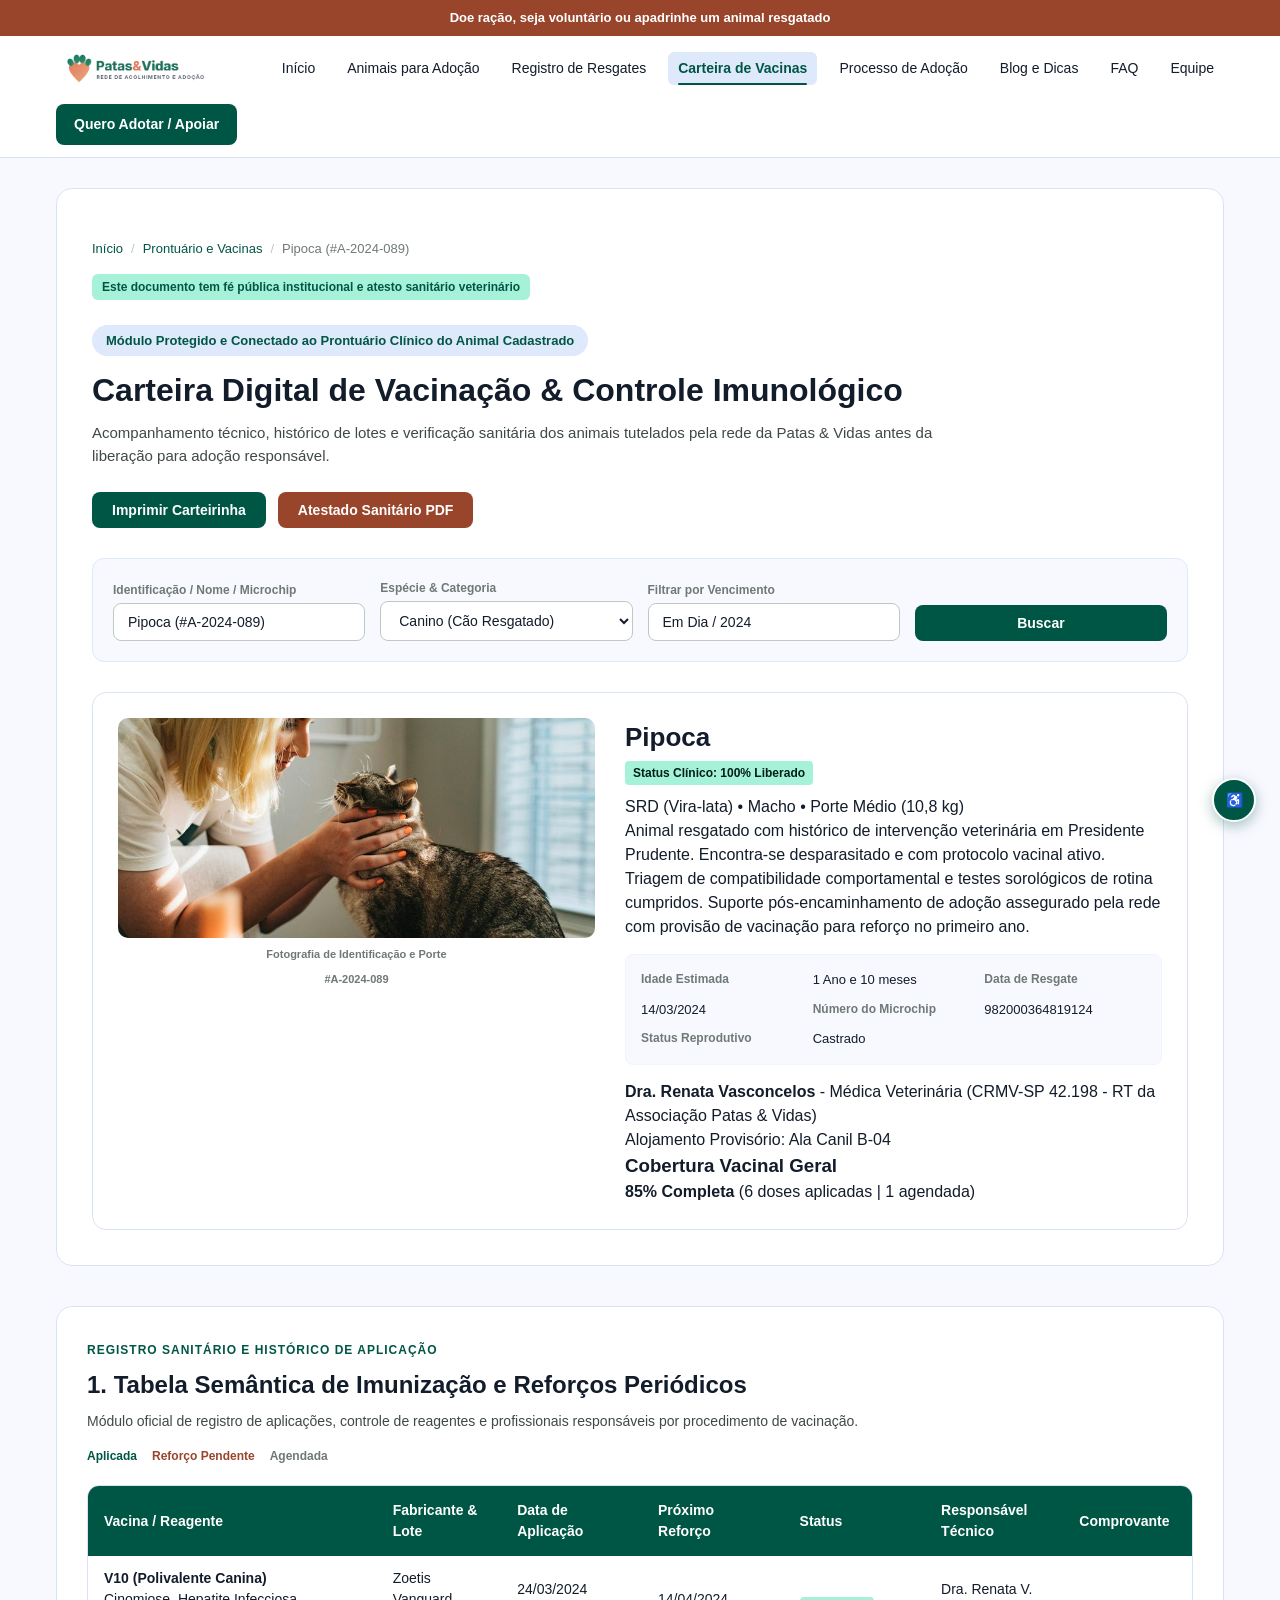
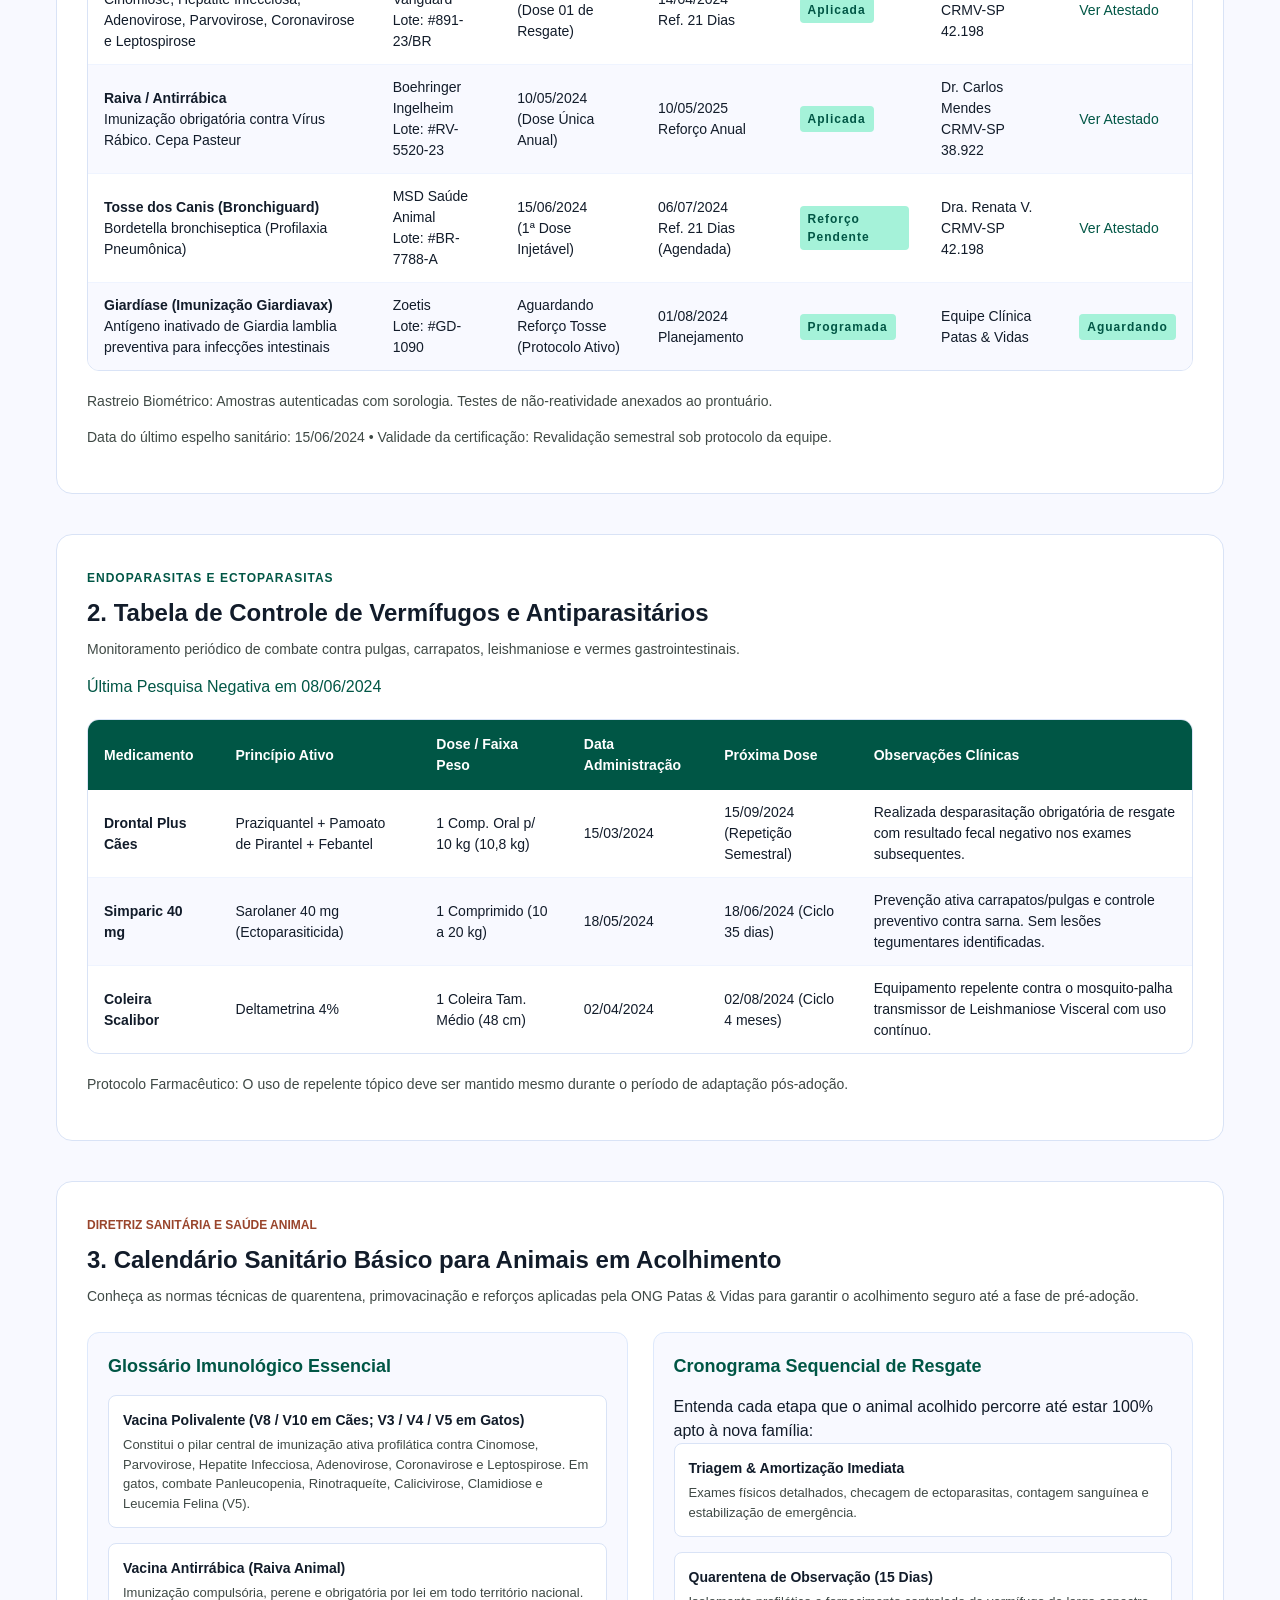
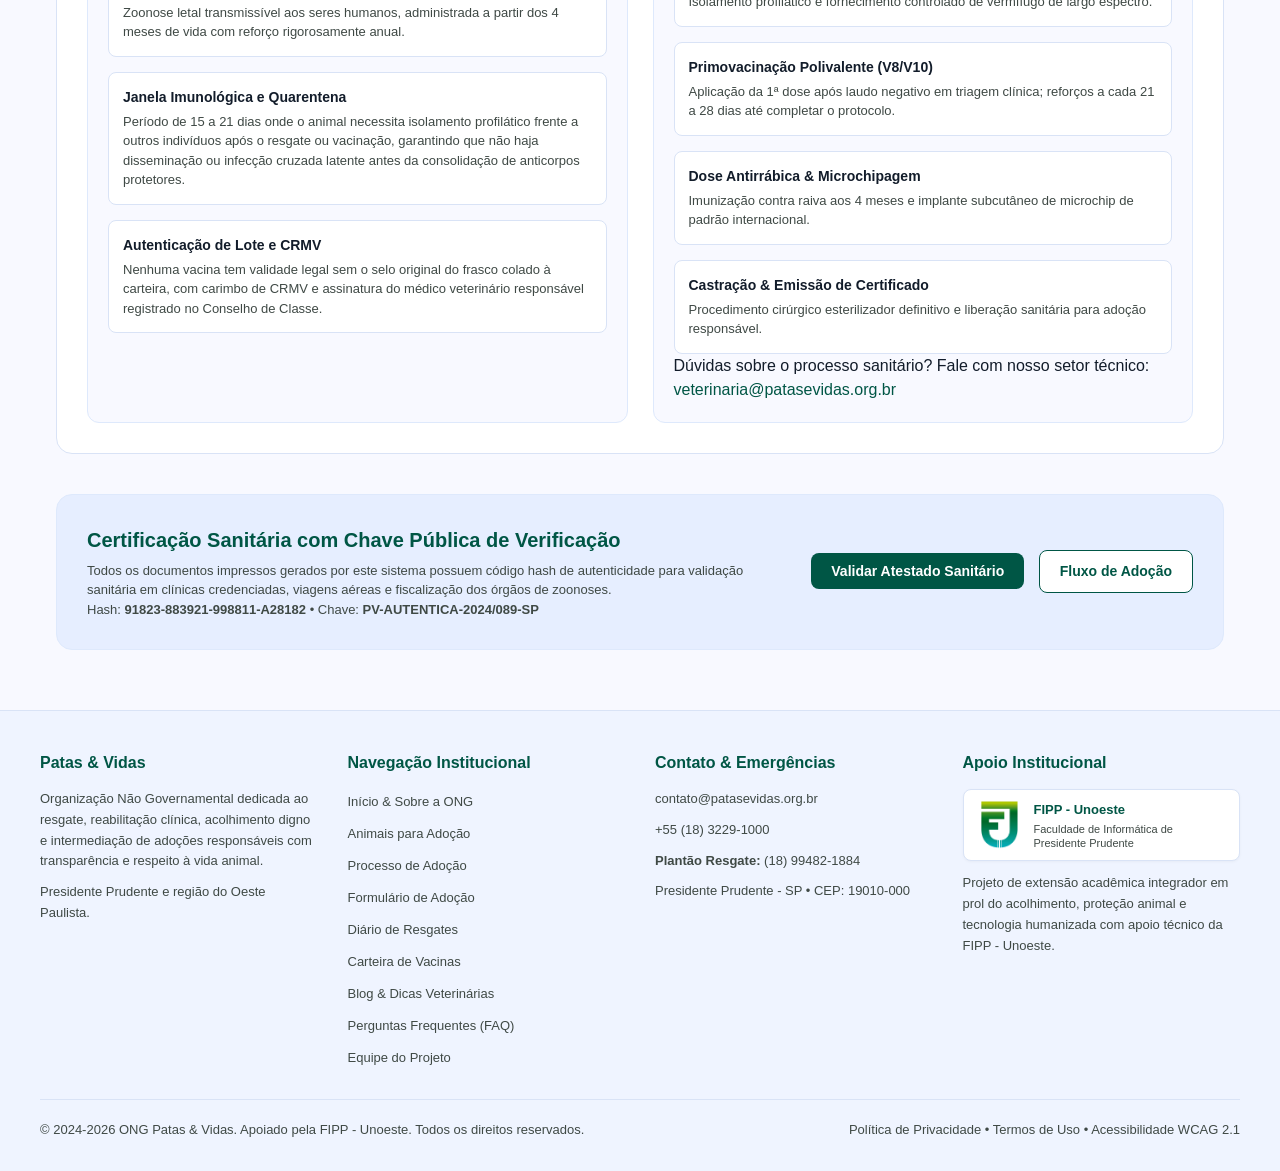
<file: frontend/pages/carteiravacina.html>
<!DOCTYPE html>
<html lang="pt-br">
<head>
    <meta charset="UTF-8">
    <meta name="viewport" content="width=device-width, initial-scale=1.0">
    <title>Patas & Vidas - Carteira Digital de Vacinação</title>
    <meta name="description" content="Doe ração, seja voluntário ou apadrinhe um animal resgatado">
    <meta name="authors" content="Gabryel Gomes Cerqueira - Murilo Lemos Marques de Souza - Alexander Kenji Kurata Leirião - Pedro Henrique Andrade Santos">
    <link rel="icon" type="image/svg+xml" href="../assets/img/svg/favicon.svg">
    <link rel="stylesheet" href="../global.css">
    <link rel="stylesheet" href="../styles/carteiravacina.css">
    <link rel="stylesheet" href="../styles/interativo.css">
</head>
<body>
    <header>
        <div>
            <p>Doe ração, seja voluntário ou apadrinhe um animal resgatado</p>
        </div>
        <nav>
            <a href="../principal.html">
                <img src="../assets/img/logo.png" alt="Patas & Vidas">
            </a>
            <ul>
                <li><a href="../principal.html">Início</a></li>
                <li><a href="adocao.html">Animais para Adoção</a></li>
                <li><a href="registro.html">Registro de Resgates</a></li>
                <li><a href="carteiravacina.html">Carteira de Vacinas</a></li>
                <li><a href="processoadocao.html">Processo de Adoção</a></li>
                <li><a href="blogdicas.html">Blog e Dicas</a></li>
                <li><a href="FAQ.html">FAQ</a></li>
                <li><a href="equipe.html">Equipe</a></li>
            </ul>
            <a href="queradotar.html">Quero Adotar / Apoiar</a>
        </nav>
    </header>

    <main>
        <section>
            <div>
                <nav aria-label="Migalhas de pão">
                    <ol>
                        <li><a href="../principal.html">Início</a></li>
                        <li><a href="carteiravacina.html">Prontuário e Vacinas</a></li>
                        <li aria-current="page">Pipoca (#A-2024-089)</li>
                    </ol>
                </nav>
                <span>Este documento tem fé pública institucional e atesto sanitário veterinário</span>
            </div>

            <span>Módulo Protegido e Conectado ao Prontuário Clínico do Animal Cadastrado</span>
            <h1>Carteira Digital de Vacinação & Controle Imunológico</h1>
            <p>Acompanhamento técnico, histórico de lotes e verificação sanitária dos animais tutelados pela rede da Patas & Vidas antes da liberação para adoção responsável.</p>

            <div>
                <button type="button">Imprimir Carteirinha</button>
                <button type="button">Atestado Sanitário PDF</button>
            </div>

            <div>
                <form action="#" method="get">
                    <fieldset>
                        <legend>Buscar Animal</legend>
                        <div>
                            <label for="busca-animal">Identificação / Nome / Microchip</label>
                            <input type="text" id="busca-animal" name="animal" value="Pipoca (#A-2024-089)" placeholder="Nome ou microchip...">
                        </div>
                        <div>
                            <label for="busca-categoria">Espécie & Categoria</label>
                            <select id="busca-categoria" name="categoria">
                                <option value="canino" selected>Canino (Cão Resgatado)</option>
                                <option value="felino">Felino (Gato Resgatado)</option>
                            </select>
                        </div>
                        <div>
                            <label for="filtro-vencimento">Filtrar por Vencimento</label>
                            <input type="text" id="filtro-vencimento" name="vencimento" value="Em Dia / 2024" placeholder="Ex: Em Dia / 2024">
                        </div>
                        <button type="submit">Buscar</button>
                    </fieldset>
                </form>
            </div>

            <div>
                <div>
                    <img src="../assets/img/pipoca-vacina.jpg" alt="Pipoca">
                    <span>Fotografia de Identificação e Porte</span>
                    <span>#A-2024-089</span>
                </div>

                <div>
                    <h2>Pipoca</h2>
                    <span>Status Clínico: 100% Liberado</span>
                    <p>SRD (Vira-lata) • Macho • Porte Médio (10,8 kg)</p>
                    <p>Animal resgatado com histórico de intervenção veterinária em Presidente Prudente. Encontra-se desparasitado e com protocolo vacinal ativo. Triagem de compatibilidade comportamental e testes sorológicos de rotina cumpridos. Suporte pós-encaminhamento de adoção assegurado pela rede com provisão de vacinação para reforço no primeiro ano.</p>

                    <div>
                        <dl>
                            <dt>Idade Estimada</dt>
                            <dd>1 Ano e 10 meses</dd>

                            <dt>Data de Resgate</dt>
                            <dd><time datetime="2024-03-14">14/03/2024</time></dd>

                            <dt>Número do Microchip</dt>
                            <dd>982000364819124</dd>

                            <dt>Status Reprodutivo</dt>
                            <dd>Castrado</dd>
                        </dl>
                    </div>

                    <div>
                        <p><strong>Dra. Renata Vasconcelos</strong> - Médica Veterinária (CRMV-SP 42.198 - RT da Associação Patas & Vidas)</p>
                        <span>Alojamento Provisório: Ala Canil B-04</span>
                    </div>

                    <div>
                        <h3>Cobertura Vacinal Geral</h3>
                        <p><strong>85% Completa</strong> (6 doses aplicadas | 1 agendada)</p>
                    </div>
                </div>
            </div>
        </section>

        <section>
            <div>
                <span>REGISTRO SANITÁRIO E HISTÓRICO DE APLICAÇÃO</span>
                <h2>1. Tabela Semântica de Imunização e Reforços Periódicos</h2>
                <p>Módulo oficial de registro de aplicações, controle de reagentes e profissionais responsáveis por procedimento de vacinação.</p>
                <ul>
                    <li>Aplicada</li>
                    <li>Reforço Pendente</li>
                    <li>Agendada</li>
                </ul>
            </div>

            <div class="tabela-container">
                <table>
                    <caption>Histórico de Imunização do Animal</caption>
                    <thead>
                        <tr>
                            <th scope="col">Vacina / Reagente</th>
                            <th scope="col">Fabricante & Lote</th>
                            <th scope="col">Data de Aplicação</th>
                            <th scope="col">Próximo Reforço</th>
                            <th scope="col">Status</th>
                            <th scope="col">Responsável Técnico</th>
                            <th scope="col">Comprovante</th>
                        </tr>
                    </thead>
                    <tbody>
                        <tr>
                            <td>
                                <strong>V10 (Polivalente Canina)</strong>
                                <br>Cinomiose, Hepatite Infecciosa, Adenovirose, Parvovirose, Coronavirose e Leptospirose
                            </td>
                            <td>
                                Zoetis Vanguard
                                <br>Lote: #891-23/BR
                            </td>
                            <td>
                                <time datetime="2024-03-24">24/03/2024</time>
                                <br>(Dose 01 de Resgate)
                            </td>
                            <td>
                                <time datetime="2024-04-14">14/04/2024</time>
                                <br>Ref. 21 Dias
                            </td>
                            <td><span>Aplicada</span></td>
                            <td>
                                Dra. Renata V.
                                <br>CRMV-SP 42.198
                            </td>
                            <td><a href="#">Ver Atestado</a></td>
                        </tr>
                        <tr>
                            <td>
                                <strong>Raiva / Antirrábica</strong>
                                <br>Imunização obrigatória contra Vírus Rábico. Cepa Pasteur
                            </td>
                            <td>
                                Boehringer Ingelheim
                                <br>Lote: #RV-5520-23
                            </td>
                            <td>
                                <time datetime="2024-05-10">10/05/2024</time>
                                <br>(Dose Única Anual)
                            </td>
                            <td>
                                <time datetime="2025-05-10">10/05/2025</time>
                                <br>Reforço Anual
                            </td>
                            <td><span>Aplicada</span></td>
                            <td>
                                Dr. Carlos Mendes
                                <br>CRMV-SP 38.922
                            </td>
                            <td><a href="#">Ver Atestado</a></td>
                        </tr>
                        <tr>
                            <td>
                                <strong>Tosse dos Canis (Bronchiguard)</strong>
                                <br>Bordetella bronchiseptica (Profilaxia Pneumônica)
                            </td>
                            <td>
                                MSD Saúde Animal
                                <br>Lote: #BR-7788-A
                            </td>
                            <td>
                                <time datetime="2024-06-15">15/06/2024</time>
                                <br>(1ª Dose Injetável)
                            </td>
                            <td>
                                <time datetime="2024-07-06">06/07/2024</time>
                                <br>Ref. 21 Dias (Agendada)
                            </td>
                            <td><span>Reforço Pendente</span></td>
                            <td>
                                Dra. Renata V.
                                <br>CRMV-SP 42.198
                            </td>
                            <td><a href="#">Ver Atestado</a></td>
                        </tr>
                        <tr>
                            <td>
                                <strong>Giardíase (Imunização Giardiavax)</strong>
                                <br>Antígeno inativado de Giardia lamblia preventiva para infecções intestinais
                            </td>
                            <td>
                                Zoetis
                                <br>Lote: #GD-1090
                            </td>
                            <td>
                                Aguardando Reforço Tosse
                                <br>(Protocolo Ativo)
                            </td>
                            <td>
                                <time datetime="2024-08-01">01/08/2024</time>
                                <br>Planejamento
                            </td>
                            <td><span>Programada</span></td>
                            <td>
                                Equipe Clínica
                                <br>Patas & Vidas
                            </td>
                            <td><span>Aguardando</span></td>
                        </tr>
                    </tbody>
                </table>
            </div>
            <div>
                <p>Rastreio Biométrico: Amostras autenticadas com sorologia. Testes de não-reatividade anexados ao prontuário.</p>
                <p>Data do último espelho sanitário: 15/06/2024 • Validade da certificação: Revalidação semestral sob protocolo da equipe.</p>
            </div>
        </section>

        <section>
            <div>
                <span>ENDOPARASITAS E ECTOPARASITAS</span>
                <h2>2. Tabela de Controle de Vermífugos e Antiparasitários</h2>
                <p>Monitoramento periódico de combate contra pulgas, carrapatos, leishmaniose e vermes gastrointestinais.</p>
                <a href="#">Última Pesquisa Negativa em 08/06/2024</a>
            </div>

            <div class="tabela-container">
                <table>
                    <caption>Histórico de Vermífugos e Antiparasitários</caption>
                    <thead>
                        <tr>
                            <th scope="col">Medicamento</th>
                            <th scope="col">Princípio Ativo</th>
                            <th scope="col">Dose / Faixa Peso</th>
                            <th scope="col">Data Administração</th>
                            <th scope="col">Próxima Dose</th>
                            <th scope="col">Observações Clínicas</th>
                        </tr>
                    </thead>
                    <tbody>
                        <tr>
                            <td>
                                <strong>Drontal Plus Cães</strong>
                            </td>
                            <td>Praziquantel + Pamoato de Pirantel + Febantel</td>
                            <td>1 Comp. Oral p/ 10 kg (10,8 kg)</td>
                            <td><time datetime="2024-03-15">15/03/2024</time></td>
                            <td><time datetime="2024-09-15">15/09/2024</time> (Repetição Semestral)</td>
                            <td>Realizada desparasitação obrigatória de resgate com resultado fecal negativo nos exames subsequentes.</td>
                        </tr>
                        <tr>
                            <td>
                                <strong>Simparic 40 mg</strong>
                            </td>
                            <td>Sarolaner 40 mg (Ectoparasiticida)</td>
                            <td>1 Comprimido (10 a 20 kg)</td>
                            <td><time datetime="2024-05-18">18/05/2024</time></td>
                            <td><time datetime="2024-06-18">18/06/2024</time> (Ciclo 35 dias)</td>
                            <td>Prevenção ativa carrapatos/pulgas e controle preventivo contra sarna. Sem lesões tegumentares identificadas.</td>
                        </tr>
                        <tr>
                            <td>
                                <strong>Coleira Scalibor</strong>
                            </td>
                            <td>Deltametrina 4%</td>
                            <td>1 Coleira Tam. Médio (48 cm)</td>
                            <td><time datetime="2024-04-02">02/04/2024</time></td>
                            <td><time datetime="2024-08-02">02/08/2024</time> (Ciclo 4 meses)</td>
                            <td>Equipamento repelente contra o mosquito-palha transmissor de Leishmaniose Visceral com uso contínuo.</td>
                        </tr>
                    </tbody>
                </table>
            </div>
            <p>Protocolo Farmacêutico: O uso de repelente tópico deve ser mantido mesmo durante o período de adaptação pós-adoção.</p>
        </section>

        <section>
            <div>
                <span>DIRETRIZ SANITÁRIA E SAÚDE ANIMAL</span>
                <h2>3. Calendário Sanitário Básico para Animais em Acolhimento</h2>
                <p>Conheça as normas técnicas de quarentena, primovacinação e reforços aplicadas pela ONG Patas & Vidas para garantir o acolhimento seguro até a fase de pré-adoção.</p>
            </div>

            <div>
                <div>
                    <h3>Glossário Imunológico Essencial</h3>
                    <ul>
                        <li>
                            <h4>Vacina Polivalente (V8 / V10 em Cães; V3 / V4 / V5 em Gatos)</h4>
                            <p>Constitui o pilar central de imunização ativa profilática contra Cinomose, Parvovirose, Hepatite Infecciosa, Adenovirose, Coronavirose e Leptospirose. Em gatos, combate Panleucopenia, Rinotraqueíte, Calicivirose, Clamidiose e Leucemia Felina (V5).</p>
                        </li>
                        <li>
                            <h4>Vacina Antirrábica (Raiva Animal)</h4>
                            <p>Imunização compulsória, perene e obrigatória por lei em todo território nacional. Zoonose letal transmissível aos seres humanos, administrada a partir dos 4 meses de vida com reforço rigorosamente anual.</p>
                        </li>
                        <li>
                            <h4>Janela Imunológica e Quarentena</h4>
                            <p>Período de 15 a 21 dias onde o animal necessita isolamento profilático frente a outros indivíduos após o resgate ou vacinação, garantindo que não haja disseminação ou infecção cruzada latente antes da consolidação de anticorpos protetores.</p>
                        </li>
                        <li>
                            <h4>Autenticação de Lote e CRMV</h4>
                            <p>Nenhuma vacina tem validade legal sem o selo original do frasco colado à carteira, com carimbo de CRMV e assinatura do médico veterinário responsável registrado no Conselho de Classe.</p>
                        </li>
                    </ul>
                </div>

                <div>
                    <h3>Cronograma Sequencial de Resgate</h3>
                    <p>Entenda cada etapa que o animal acolhido percorre até estar 100% apto à nova família:</p>
                    <ol>
                        <li>
                            <h4>Triagem & Amortização Imediata</h4>
                            <p>Exames físicos detalhados, checagem de ectoparasitas, contagem sanguínea e estabilização de emergência.</p>
                        </li>
                        <li>
                            <h4>Quarentena de Observação (15 Dias)</h4>
                            <p>Isolamento profilático e fornecimento controlado de vermífugo de largo espectro.</p>
                        </li>
                        <li>
                            <h4>Primovacinação Polivalente (V8/V10)</h4>
                            <p>Aplicação da 1ª dose após laudo negativo em triagem clínica; reforços a cada 21 a 28 dias até completar o protocolo.</p>
                        </li>
                        <li>
                            <h4>Dose Antirrábica & Microchipagem</h4>
                            <p>Imunização contra raiva aos 4 meses e implante subcutâneo de microchip de padrão internacional.</p>
                        </li>
                        <li>
                            <h4>Castração & Emissão de Certificado</h4>
                            <p>Procedimento cirúrgico esterilizador definitivo e liberação sanitária para adoção responsável.</p>
                        </li>
                    </ol>
                    <p>Dúvidas sobre o processo sanitário? Fale com nosso setor técnico: <a href="mailto:veterinaria@patasevidas.org.br">veterinaria@patasevidas.org.br</a></p>
                </div>
            </div>
        </section>

        <section>
            <div>
                <h3>Certificação Sanitária com Chave Pública de Verificação</h3>
                <p>Todos os documentos impressos gerados por este sistema possuem código hash de autenticidade para validação sanitária em clínicas credenciadas, viagens aéreas e fiscalização dos órgãos de zoonoses.</p>
                <p>Hash: <strong>91823-883921-998811-A28182</strong> • Chave: <strong>PV-AUTENTICA-2024/089-SP</strong></p>
            </div>
            <div>
                <button type="button">Validar Atestado Sanitário</button>
                <a href="processoadocao.html">Fluxo de Adoção</a>
            </div>
        </section>
    </main>

    <footer>
        <div>
            <div>
                <h3>Patas &amp; Vidas</h3>
                <p>Organização Não Governamental dedicada ao resgate, reabilitação clínica, acolhimento digno e intermediação de adoções responsáveis com transparência e respeito à vida animal.</p>
                <p>Presidente Prudente e região do Oeste Paulista.</p>
            </div>

            <div>
                <h4>Navegação Institucional</h4>
                <ul>
                    <li><a href="../principal.html">Início &amp; Sobre a ONG</a></li>
                    <li><a href="adocao.html">Animais para Adoção</a></li>
                    <li><a href="processoadocao.html">Processo de Adoção</a></li>
                    <li><a href="queradotar.html">Formulário de Adoção</a></li>
                    <li><a href="registro.html">Diário de Resgates</a></li>
                    <li><a href="carteiravacina.html">Carteira de Vacinas</a></li>
                    <li><a href="blogdicas.html">Blog &amp; Dicas Veterinárias</a></li>
                    <li><a href="FAQ.html">Perguntas Frequentes (FAQ)</a></li>
                    <li><a href="equipe.html">Equipe do Projeto</a></li>
                </ul>
            </div>

            <div>
                <h4>Contato &amp; Emergências</h4>
                <address>
                    <p><a href="mailto:contato@patasevidas.org.br">contato@patasevidas.org.br</a></p>
                    <p><a href="tel:+551832291000">+55 (18) 3229-1000</a></p>
                    <p><strong>Plantão Resgate:</strong> (18) 99482-1884</p>
                    <p>Presidente Prudente - SP • CEP: 19010-000</p>
                </address>
            </div>

            <div>
                <h4>Apoio Institucional</h4>
                <div class="footer-apoio">
                    <img src="../assets/img/fipp.png" alt="Logo FIPP - Unoeste" class="logo-fipp-footer">
                    <div class="footer-apoio-texto">
                        <strong>FIPP - Unoeste</strong>
                        <span>Faculdade de Informática de Presidente Prudente</span>
                    </div>
                </div>
                <p>Projeto de extensão acadêmica integrador em prol do acolhimento, proteção animal e tecnologia humanizada com apoio técnico da FIPP - Unoeste.</p>
            </div>
        </div>

        <div>
            <p>&copy; 2024-2026 ONG Patas &amp; Vidas. Apoiado pela FIPP - Unoeste. Todos os direitos reservados.</p>
            <p>Política de Privacidade • Termos de Uso • Acessibilidade WCAG 2.1</p>
        </div>
    </footer>

    <script src="../js/db.js"></script>
    <script src="../js/ui.js"></script>
    <script src="../js/main.js"></script>
    <script src="../js/carteiravacina.js"></script>
</body>
</html>
</file>
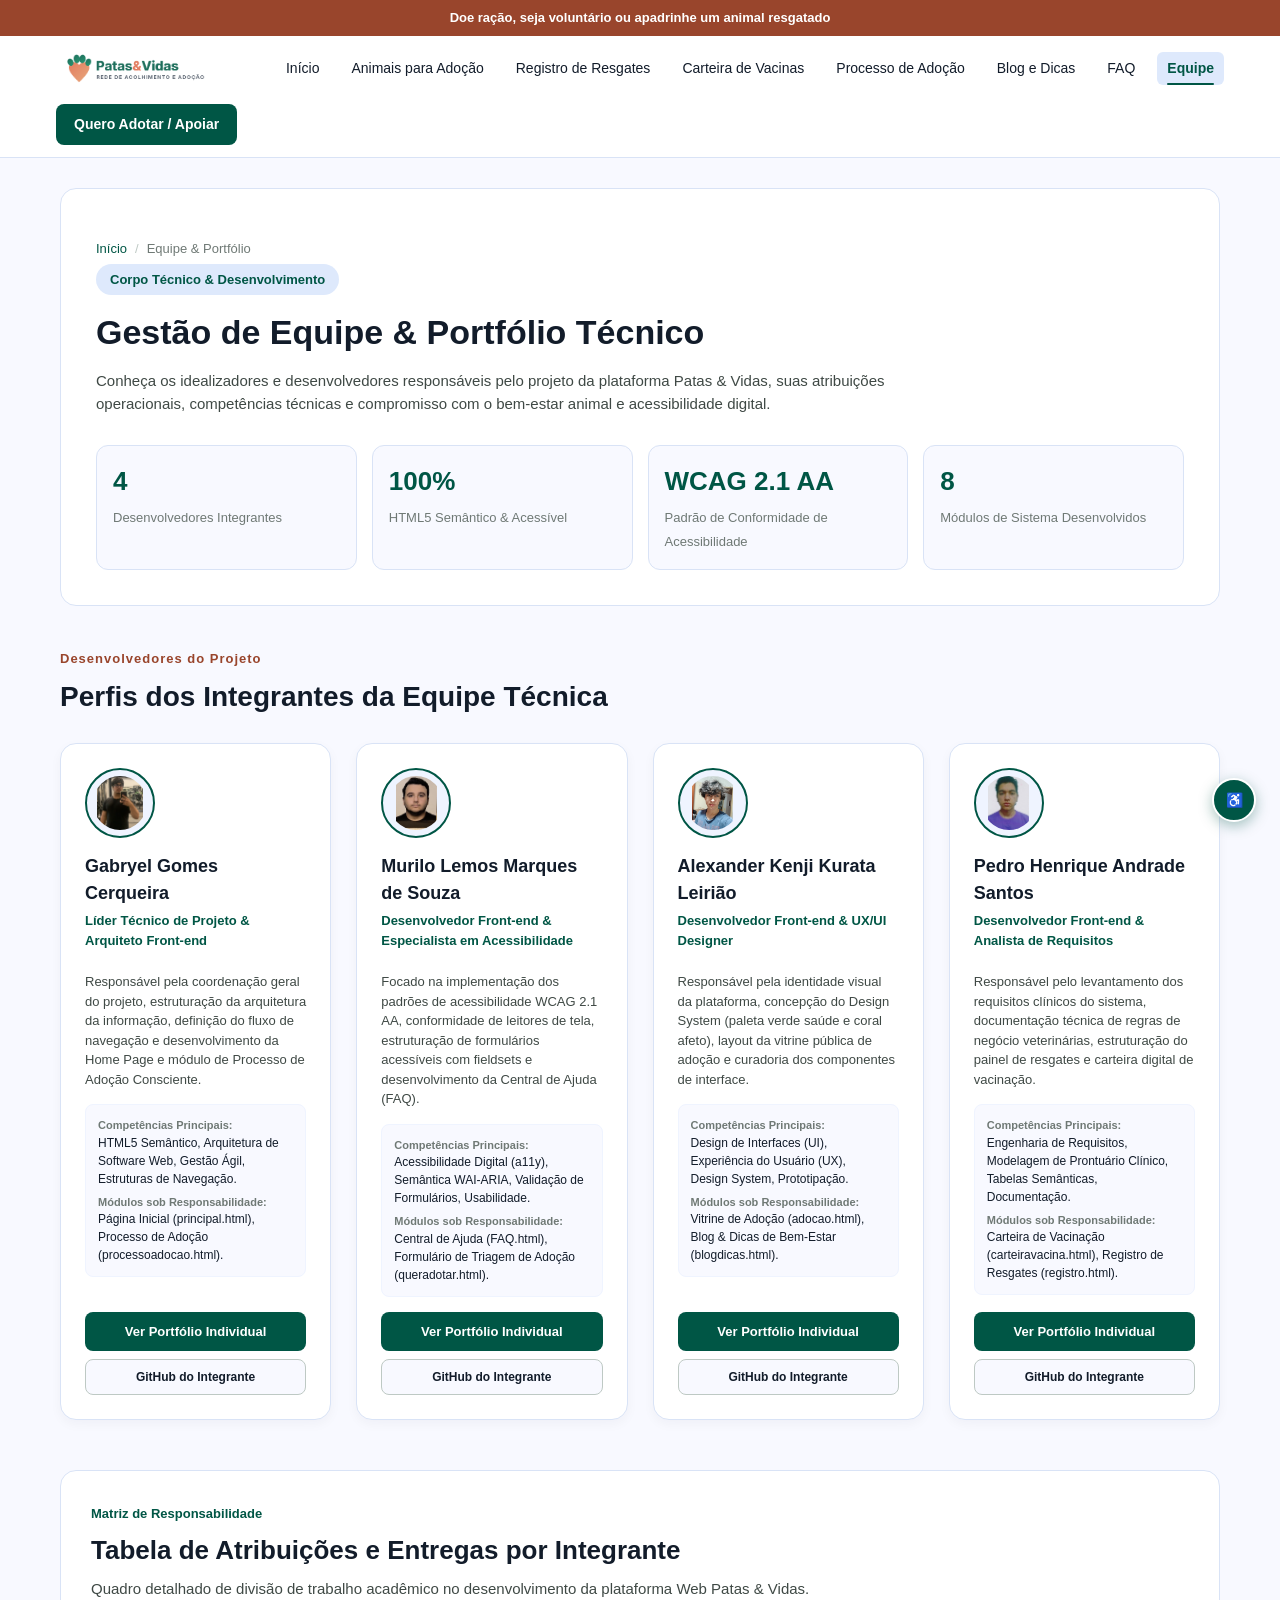
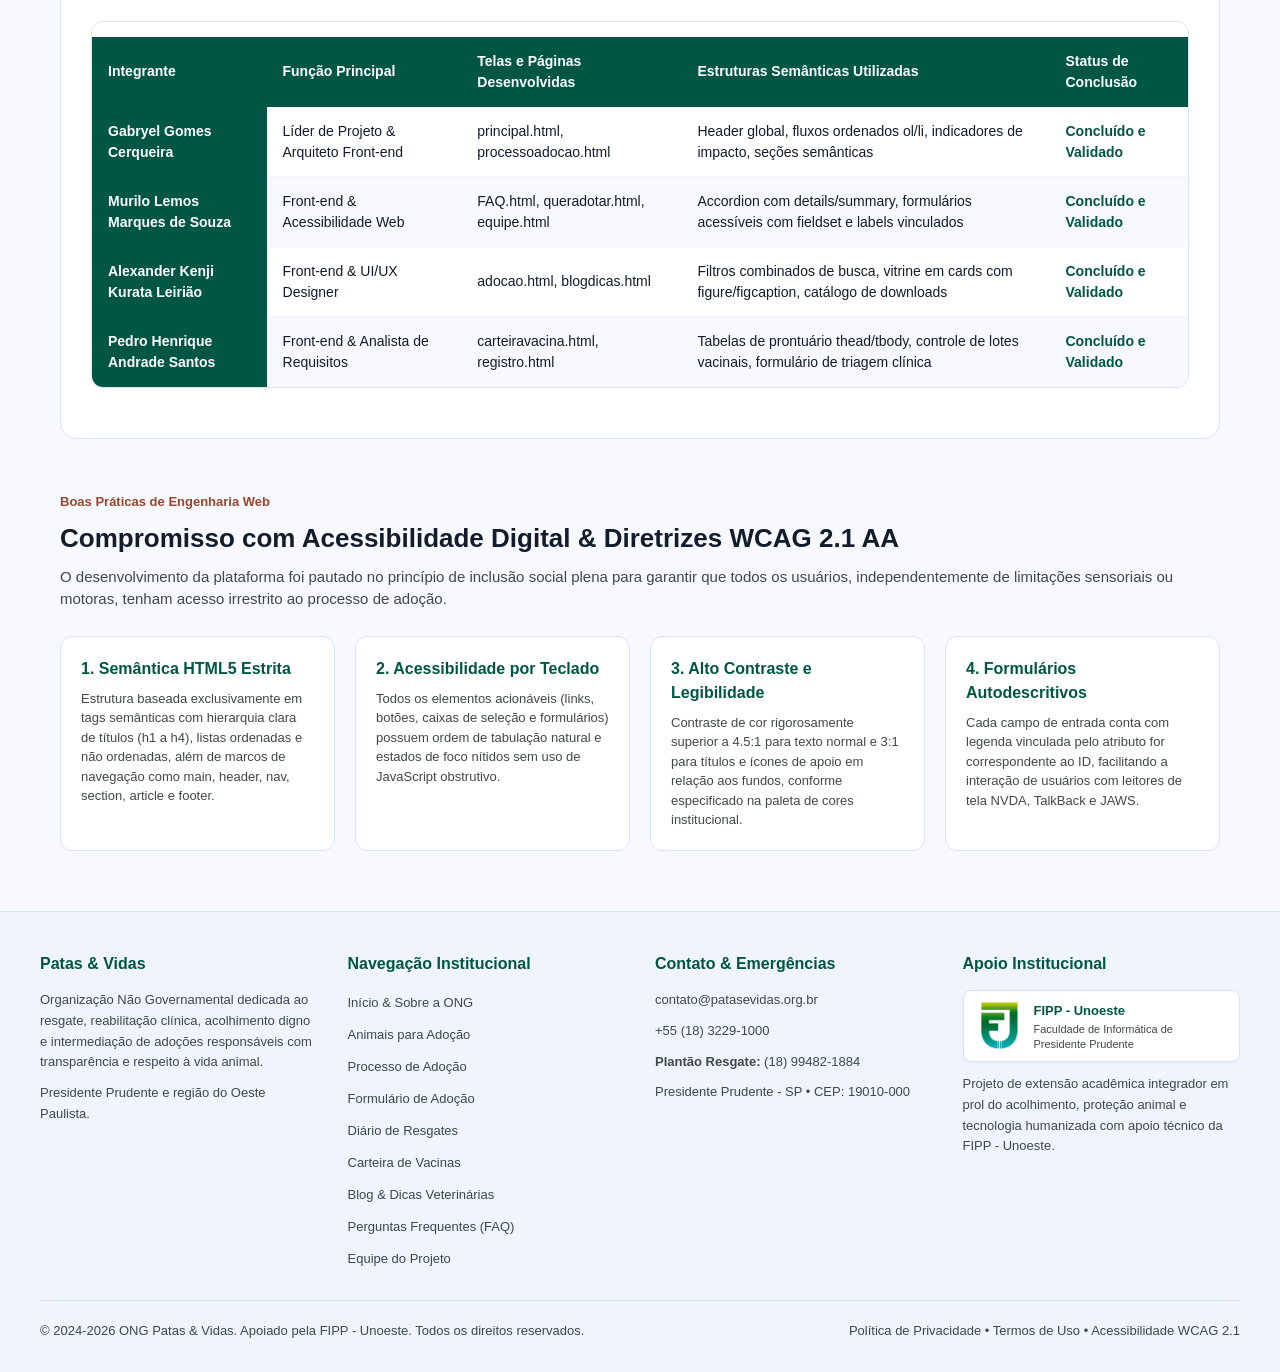
<file: frontend/pages/equipe.html>
<!DOCTYPE html>
<html lang="pt-br">
<head>
    <meta charset="UTF-8">
    <meta name="viewport" content="width=device-width, initial-scale=1.0">
    <title>Patas & Vidas - Gestão de Equipe & Portfólio dos Desenvolvedores</title>
    <meta name="description" content="Conheça os responsáveis técnicos, desenvolvedores e atribuições no projeto da plataforma Patas & Vidas.">
    <meta name="authors" content="Gabryel Gomes Cerqueira - Murilo Lemos Marques de Souza - Alexander Kenji Kurata Leirião - Pedro Henrique Andrade Santos">
    <link rel="icon" type="image/svg+xml" href="../assets/img/svg/favicon.svg">
    <link rel="stylesheet" href="../global.css">
    <link rel="stylesheet" href="../styles/equipe.css">
    <link rel="stylesheet" href="../styles/interativo.css">
</head>
<body>
    <header>
        <div>
            <p>Doe ração, seja voluntário ou apadrinhe um animal resgatado</p>
        </div>
        <nav>
            <a href="../principal.html">
                <img src="../assets/img/logo.png" alt="Patas & Vidas">
            </a>
            <ul>
                <li><a href="../principal.html">Início</a></li>
                <li><a href="adocao.html">Animais para Adoção</a></li>
                <li><a href="registro.html">Registro de Resgates</a></li>
                <li><a href="carteiravacina.html">Carteira de Vacinas</a></li>
                <li><a href="processoadocao.html">Processo de Adoção</a></li>
                <li><a href="blogdicas.html">Blog e Dicas</a></li>
                <li><a href="FAQ.html">FAQ</a></li>
                <li><a href="equipe.html">Equipe</a></li>
            </ul>
            <a href="queradotar.html">Quero Adotar / Apoiar</a>
        </nav>
    </header>

    <main>
        <section class="hero-equipe">
            <nav aria-label="Migalhas de pão">
                <ol>
                    <li><a href="../principal.html">Início</a></li>
                    <li aria-current="page">Equipe &amp; Portfólio</li>
                </ol>
            </nav>
            <span>Corpo Técnico &amp; Desenvolvimento</span>
            <h1>Gestão de Equipe &amp; Portfólio Técnico</h1>
            <p>Conheça os idealizadores e desenvolvedores responsáveis pelo projeto da plataforma Patas &amp; Vidas, suas atribuições operacionais, competências técnicas e compromisso com o bem-estar animal e acessibilidade digital.</p>

            <div>
                <div>
                    <strong>4</strong>
                    <span>Desenvolvedores Integrantes</span>
                </div>
                <div>
                    <strong>100%</strong>
                    <span>HTML5 Semântico &amp; Acessível</span>
                </div>
                <div>
                    <strong>WCAG 2.1 AA</strong>
                    <span>Padrão de Conformidade de Acessibilidade</span>
                </div>
                <div>
                    <strong>8</strong>
                    <span>Módulos de Sistema Desenvolvidos</span>
                </div>
            </div>
        </section>

        <section class="perfis-integrantes">
            <span>Desenvolvedores do Projeto</span>
            <h2>Perfis dos Integrantes da Equipe Técnica</h2>

            <div>
                <article>
                    <header>
                        <figure>
                            <img src="../assets/profiles/gabryel.png" alt="Foto de perfil de Gabryel Gomes Cerqueira">
                            <figcaption>Gabryel Gomes Cerqueira</figcaption>
                        </figure>
                        <h3>Gabryel Gomes Cerqueira</h3>
                        <p>Líder Técnico de Projeto &amp; Arquiteto Front-end</p>
                    </header>
                    <p>Responsável pela coordenação geral do projeto, estruturação da arquitetura da informação, definição do fluxo de navegação e desenvolvimento da Home Page e módulo de Processo de Adoção Consciente.</p>
                    <dl>
                        <dt>Competências Principais:</dt>
                        <dd>HTML5 Semântico, Arquitetura de Software Web, Gestão Ágil, Estruturas de Navegação.</dd>
                        <dt>Módulos sob Responsabilidade:</dt>
                        <dd>Página Inicial (principal.html), Processo de Adoção (processoadocao.html).</dd>
                    </dl>
                    <div>
                        <a href="../portifolios/Cerqueira/Portifolio Cerqueira/index.html">Ver Portfólio Individual</a>
                        <a href="https://github.com/GabryelCerqueira" target="_blank" rel="noopener noreferrer">GitHub do Integrante</a>
                    </div>
                </article>

                <article>
                    <header>
                        <figure>
                            <img src="../assets/profiles/murilo.jpg" alt="Foto de perfil de Murilo Lemos Marques de Souza">
                            <figcaption>Murilo Lemos Marques de Souza</figcaption>
                        </figure>
                        <h3>Murilo Lemos Marques de Souza</h3>
                        <p>Desenvolvedor Front-end &amp; Especialista em Acessibilidade</p>
                    </header>
                    <p>Focado na implementação dos padrões de acessibilidade WCAG 2.1 AA, conformidade de leitores de tela, estruturação de formulários acessíveis com fieldsets e desenvolvimento da Central de Ajuda (FAQ).</p>
                    <dl>
                        <dt>Competências Principais:</dt>
                        <dd>Acessibilidade Digital (a11y), Semântica WAI-ARIA, Validação de Formulários, Usabilidade.</dd>
                        <dt>Módulos sob Responsabilidade:</dt>
                        <dd>Central de Ajuda (FAQ.html), Formulário de Triagem de Adoção (queradotar.html).</dd>
                    </dl>
                    <div>
                        <a href="../portifolios/Murilo Lemos/Murile/curriculo ap/index.html">Ver Portfólio Individual</a>
                        <a href="https://github.com/MURILOLEMOSM" target="_blank" rel="noopener noreferrer">GitHub do Integrante</a>
                    </div>
                </article>

                <article>
                    <header>
                        <figure>
                            <img src="../assets/profiles/alex.jpeg" alt="Foto de perfil de Alexander Kenji Kurata Leirião">
                            <figcaption>Alexander Kenji Kurata Leirião</figcaption>
                        </figure>
                        <h3>Alexander Kenji Kurata Leirião</h3>
                        <p>Desenvolvedor Front-end &amp; UX/UI Designer</p>
                    </header>
                    <p>Responsável pela identidade visual da plataforma, concepção do Design System (paleta verde saúde e coral afeto), layout da vitrine pública de adoção e curadoria dos componentes de interface.</p>
                    <dl>
                        <dt>Competências Principais:</dt>
                        <dd>Design de Interfaces (UI), Experiência do Usuário (UX), Design System, Prototipação.</dd>
                        <dt>Módulos sob Responsabilidade:</dt>
                        <dd>Vitrine de Adoção (adocao.html), Blog &amp; Dicas de Bem-Estar (blogdicas.html).</dd>
                    </dl>
                    <div>
                        <a href="../portifolios/Alex/Portfolio AP II/Trabalho de AP II/index.html">Ver Portfólio Individual</a>
                        <a href="https://github.com/alexkenjikurataleiriao" target="_blank" rel="noopener noreferrer">GitHub do Integrante</a>
                    </div>
                </article>

                <article>
                    <header>
                        <figure>
                            <img src="../assets/profiles/pedro.jpg" alt="Foto de perfil de Pedro Henrique Andrade Santos">
                            <figcaption>Pedro Henrique Andrade Santos</figcaption>
                        </figure>
                        <h3>Pedro Henrique Andrade Santos</h3>
                        <p>Desenvolvedor Front-end &amp; Analista de Requisitos</p>
                    </header>
                    <p>Responsável pelo levantamento dos requisitos clínicos do sistema, documentação técnica de regras de negócio veterinárias, estruturação do painel de resgates e carteira digital de vacinação.</p>
                    <dl>
                        <dt>Competências Principais:</dt>
                        <dd>Engenharia de Requisitos, Modelagem de Prontuário Clínico, Tabelas Semânticas, Documentação.</dd>
                        <dt>Módulos sob Responsabilidade:</dt>
                        <dd>Carteira de Vacinação (carteiravacina.html), Registro de Resgates (registro.html).</dd>
                    </dl>
                    <div>
                        <a href="../portifolios/Pedro/tarefa/index.html">Ver Portfólio Individual</a>
                        <a href="https://github.com/PedroHAndrade-S" target="_blank" rel="noopener noreferrer">GitHub do Integrante</a>
                    </div>
                </article>
            </div>
        </section>

        <section class="matriz-atribuicoes">
            <span>Matriz de Responsabilidade</span>
            <h2>Tabela de Atribuições e Entregas por Integrante</h2>
            <p>Quadro detalhado de divisão de trabalho acadêmico no desenvolvimento da plataforma Web Patas &amp; Vidas.</p>

            <div class="tabela-container">
                <table>
                    <caption>Matriz Técnica de Desenvolvimento e Contribuições Acadêmicas</caption>
                    <thead>
                        <tr>
                            <th scope="col">Integrante</th>
                            <th scope="col">Função Principal</th>
                            <th scope="col">Telas e Páginas Desenvolvidas</th>
                            <th scope="col">Estruturas Semânticas Utilizadas</th>
                            <th scope="col">Status de Conclusão</th>
                        </tr>
                    </thead>
                    <tbody>
                        <tr>
                            <th scope="row">Gabryel Gomes Cerqueira</th>
                            <td>Líder de Projeto &amp; Arquiteto Front-end</td>
                            <td>principal.html, processoadocao.html</td>
                            <td>Header global, fluxos ordenados ol/li, indicadores de impacto, seções semânticas</td>
                            <td>Concluído e Validado</td>
                        </tr>
                        <tr>
                            <th scope="row">Murilo Lemos Marques de Souza</th>
                            <td>Front-end &amp; Acessibilidade Web</td>
                            <td>FAQ.html, queradotar.html, equipe.html</td>
                            <td>Accordion com details/summary, formulários acessíveis com fieldset e labels vinculados</td>
                            <td>Concluído e Validado</td>
                        </tr>
                        <tr>
                            <th scope="row">Alexander Kenji Kurata Leirião</th>
                            <td>Front-end &amp; UI/UX Designer</td>
                            <td>adocao.html, blogdicas.html</td>
                            <td>Filtros combinados de busca, vitrine em cards com figure/figcaption, catálogo de downloads</td>
                            <td>Concluído e Validado</td>
                        </tr>
                        <tr>
                            <th scope="row">Pedro Henrique Andrade Santos</th>
                            <td>Front-end &amp; Analista de Requisitos</td>
                            <td>carteiravacina.html, registro.html</td>
                            <td>Tabelas de prontuário thead/tbody, controle de lotes vacinais, formulário de triagem clínica</td>
                            <td>Concluído e Validado</td>
                        </tr>
                    </tbody>
                </table>
            </div>
        </section>

        <section class="padroes-acessibilidade">
            <span>Boas Práticas de Engenharia Web</span>
            <h2>Compromisso com Acessibilidade Digital &amp; Diretrizes WCAG 2.1 AA</h2>
            <p>O desenvolvimento da plataforma foi pautado no princípio de inclusão social plena para garantir que todos os usuários, independentemente de limitações sensoriais ou motoras, tenham acesso irrestrito ao processo de adoção.</p>

            <div>
                <article>
                    <h3>1. Semântica HTML5 Estrita</h3>
                    <p>Estrutura baseada exclusivamente em tags semânticas com hierarquia clara de títulos (h1 a h4), listas ordenadas e não ordenadas, além de marcos de navegação como main, header, nav, section, article e footer.</p>
                </article>

                <article>
                    <h3>2. Acessibilidade por Teclado</h3>
                    <p>Todos os elementos acionáveis (links, botões, caixas de seleção e formulários) possuem ordem de tabulação natural e estados de foco nítidos sem uso de JavaScript obstrutivo.</p>
                </article>

                <article>
                    <h3>3. Alto Contraste e Legibilidade</h3>
                    <p>Contraste de cor rigorosamente superior a 4.5:1 para texto normal e 3:1 para títulos e ícones de apoio em relação aos fundos, conforme especificado na paleta de cores institucional.</p>
                </article>

                <article>
                    <h3>4. Formulários Autodescritivos</h3>
                    <p>Cada campo de entrada conta com legenda vinculada pelo atributo for correspondente ao ID, facilitando a interação de usuários com leitores de tela NVDA, TalkBack e JAWS.</p>
                </article>
            </div>
        </section>
    </main>

    <footer>
        <div>
            <div>
                <h3>Patas &amp; Vidas</h3>
                <p>Organização Não Governamental dedicada ao resgate, reabilitação clínica, acolhimento digno e intermediação de adoções responsáveis com transparência e respeito à vida animal.</p>
                <p>Presidente Prudente e região do Oeste Paulista.</p>
            </div>

            <div>
                <h4>Navegação Institucional</h4>
                <ul>
                    <li><a href="../principal.html">Início &amp; Sobre a ONG</a></li>
                    <li><a href="adocao.html">Animais para Adoção</a></li>
                    <li><a href="processoadocao.html">Processo de Adoção</a></li>
                    <li><a href="queradotar.html">Formulário de Adoção</a></li>
                    <li><a href="registro.html">Diário de Resgates</a></li>
                    <li><a href="carteiravacina.html">Carteira de Vacinas</a></li>
                    <li><a href="blogdicas.html">Blog &amp; Dicas Veterinárias</a></li>
                    <li><a href="FAQ.html">Perguntas Frequentes (FAQ)</a></li>
                    <li><a href="equipe.html">Equipe do Projeto</a></li>
                </ul>
            </div>

            <div>
                <h4>Contato &amp; Emergências</h4>
                <address>
                    <p><a href="mailto:contato@patasevidas.org.br">contato@patasevidas.org.br</a></p>
                    <p><a href="tel:+551832291000">+55 (18) 3229-1000</a></p>
                    <p><strong>Plantão Resgate:</strong> (18) 99482-1884</p>
                    <p>Presidente Prudente - SP • CEP: 19010-000</p>
                </address>
            </div>

            <div>
                <h4>Apoio Institucional</h4>
                <div class="footer-apoio">
                    <img src="../assets/img/fipp.png" alt="Logo FIPP - Unoeste" class="logo-fipp-footer">
                    <div class="footer-apoio-texto">
                        <strong>FIPP - Unoeste</strong>
                        <span>Faculdade de Informática de Presidente Prudente</span>
                    </div>
                </div>
                <p>Projeto de extensão acadêmica integrador em prol do acolhimento, proteção animal e tecnologia humanizada com apoio técnico da FIPP - Unoeste.</p>
            </div>
        </div>

        <div>
            <p>&copy; 2024-2026 ONG Patas &amp; Vidas. Apoiado pela FIPP - Unoeste. Todos os direitos reservados.</p>
            <p>Política de Privacidade • Termos de Uso • Acessibilidade WCAG 2.1</p>
        </div>
    </footer>

    <script src="../js/db.js"></script>
    <script src="../js/ui.js"></script>
    <script src="../js/main.js"></script>
    <script src="../js/equipe.js"></script>
</body>
</html>
</file>
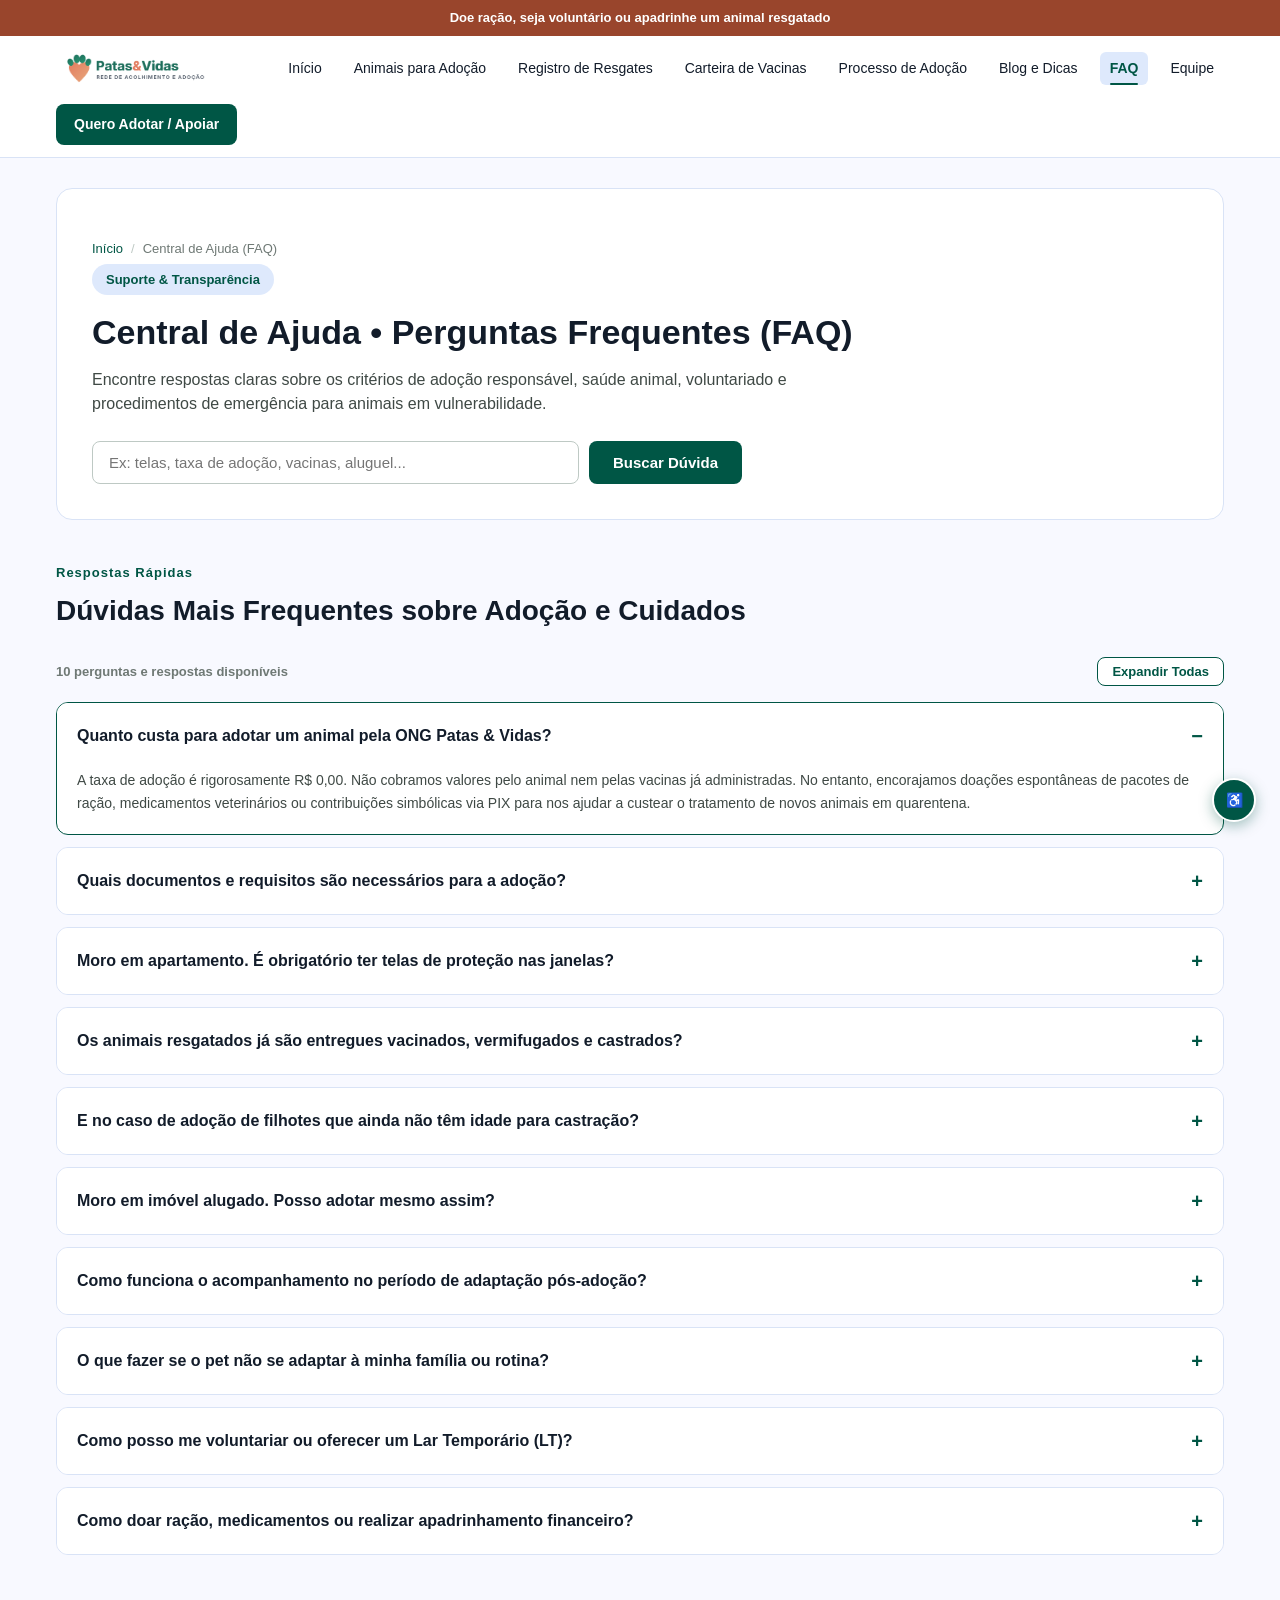
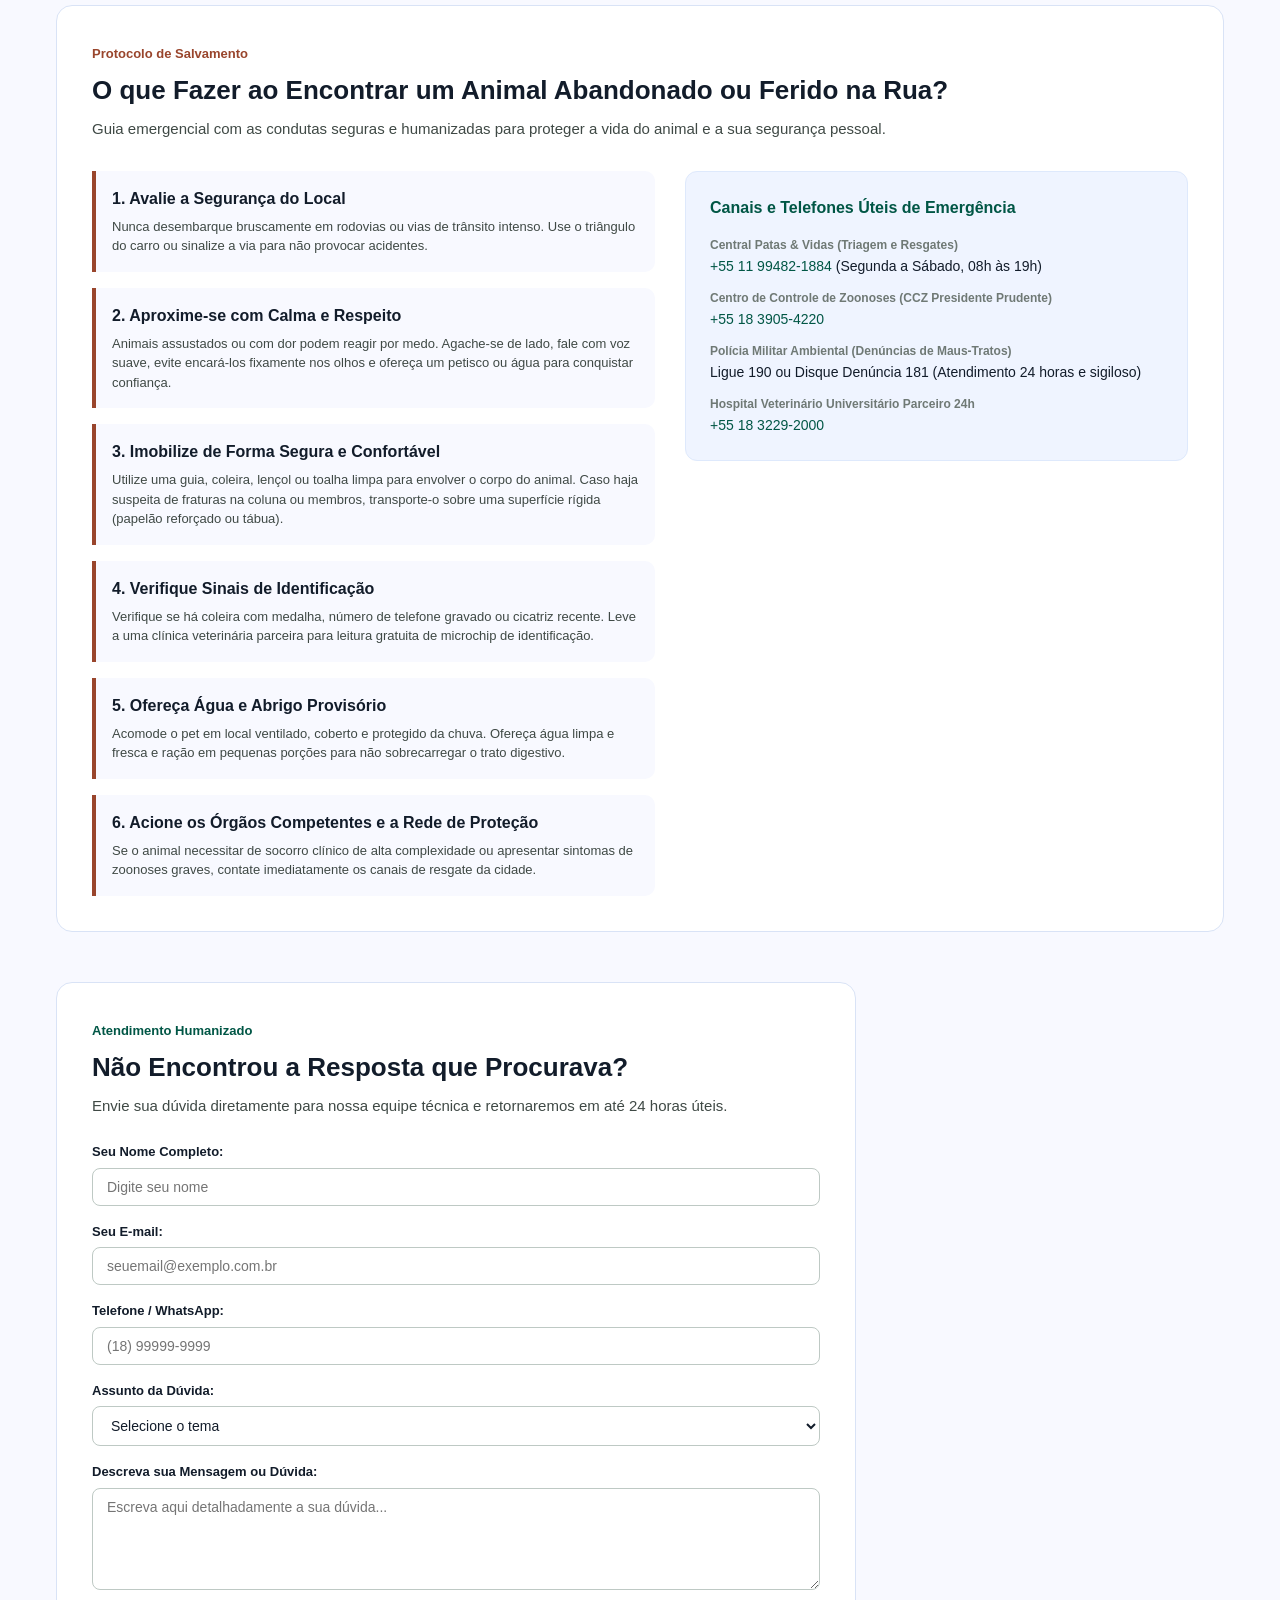
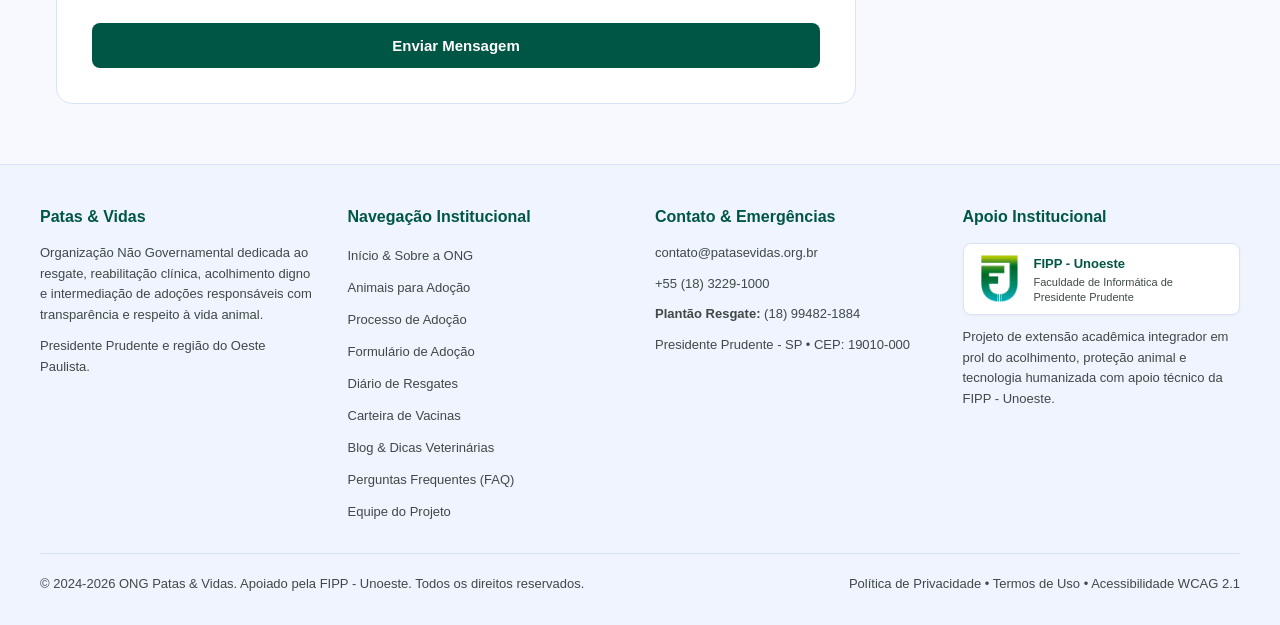
<file: frontend/pages/FAQ.html>
<!DOCTYPE html>
<html lang="pt-br">
<head>
    <meta charset="UTF-8">
    <meta name="viewport" content="width=device-width, initial-scale=1.0">
    <title>Patas & Vidas - Central de Ajuda & Perguntas Frequentes (FAQ)</title>
    <meta name="description" content="Tire dúvidas sobre adoção responsável, critérios de avaliação, castração, voluntariado e guia de emergência para resgates.">
    <meta name="authors" content="Gabryel Gomes Cerqueira - Murilo Lemos Marques de Souza - Alexander Kenji Kurata Leirião - Pedro Henrique Andrade Santos">
    <link rel="icon" type="image/svg+xml" href="../assets/img/svg/favicon.svg">
    <link rel="stylesheet" href="../global.css">
    <link rel="stylesheet" href="../styles/FAQ.css">
    <link rel="stylesheet" href="../styles/interativo.css">
</head>
<body>
    <header>
        <div>
            <p>Doe ração, seja voluntário ou apadrinhe um animal resgatado</p>
        </div>
        <nav>
            <a href="../principal.html">
                <img src="../assets/img/logo.png" alt="Patas & Vidas">
            </a>
            <ul>
                <li><a href="../principal.html">Início</a></li>
                <li><a href="adocao.html">Animais para Adoção</a></li>
                <li><a href="registro.html">Registro de Resgates</a></li>
                <li><a href="carteiravacina.html">Carteira de Vacinas</a></li>
                <li><a href="processoadocao.html">Processo de Adoção</a></li>
                <li><a href="blogdicas.html">Blog e Dicas</a></li>
                <li><a href="FAQ.html">FAQ</a></li>
                <li><a href="equipe.html">Equipe</a></li>
            </ul>
            <a href="queradotar.html">Quero Adotar / Apoiar</a>
        </nav>
    </header>

    <main>
        <section class="hero-faq">
            <nav aria-label="Migalhas de pão">
                <ol>
                    <li><a href="../principal.html">Início</a></li>
                    <li aria-current="page">Central de Ajuda (FAQ)</li>
                </ol>
            </nav>
            <span>Suporte &amp; Transparência</span>
            <h1>Central de Ajuda • Perguntas Frequentes (FAQ)</h1>
            <p>Encontre respostas claras sobre os critérios de adoção responsável, saúde animal, voluntariado e procedimentos de emergência para animais em vulnerabilidade.</p>

            <form action="#" method="get">
                <label for="busca-faq">Buscar dúvidas ou palavras-chave:</label>
                <input type="search" id="busca-faq" name="busca" placeholder="Ex: telas, taxa de adoção, vacinas, aluguel...">
                <button type="submit">Buscar Dúvida</button>
            </form>
        </section>

        <section class="sanfona-duvidas">
            <span>Respostas Rápidas</span>
            <h2>Dúvidas Mais Frequentes sobre Adoção e Cuidados</h2>

            <article>
                <details open>
                    <summary>Quanto custa para adotar um animal pela ONG Patas &amp; Vidas?</summary>
                    <p>A taxa de adoção é rigorosamente R$ 0,00. Não cobramos valores pelo animal nem pelas vacinas já administradas. No entanto, encorajamos doações espontâneas de pacotes de ração, medicamentos veterinários ou contribuições simbólicas via PIX para nos ajudar a custear o tratamento de novos animais em quarentena.</p>
                </details>

                <details>
                    <summary>Quais documentos e requisitos são necessários para a adoção?</summary>
                    <p>Para formalizar a tutela responsável é necessário:</p>
                    <ul>
                        <li>Idade mínima de 21 anos completos;</li>
                        <li>Documento de identidade oficial com foto (RG ou CNH) e CPF regularizado;</li>
                        <li>Comprovante de residência recente (água, energia ou internet);</li>
                        <li>Vídeo ou fotos dos ambientes da residência comprovando condições seguras;</li>
                        <li>Aprovação na entrevista de triagem socioambiental e assinatura do Termo de Guarda Responsável.</li>
                    </ul>
                </details>

                <details>
                    <summary>Moro em apartamento. É obrigatório ter telas de proteção nas janelas?</summary>
                    <p>Sim! Para adoção de gatos (felinos), o telamento integral de janelas, básculas e sacadas com rede de proteção de 3cm a 5cm resistente é pré-requisito eliminatório absoluto, visando a prevenção do risco de quedas (síndrome do gato voador) e fugas. Para cães de pequeno porte em apartamentos, o telamento é altamente recomendado em sacadas e janelas baixas.</p>
                </details>

                <details>
                    <summary>Os animais resgatados já são entregues vacinados, vermifugados e castrados?</summary>
                    <p>Sim, 100% dos animais adultos acolhidos pela nossa rede são entregues desverminados, com vacinas em dia (V8/V10 para cães ou V4/V5 para gatos, mais a vacina Antirrábica), microchipados e esterilizados cirurgicamente (castrados).</p>
                </details>

                <details>
                    <summary>E no caso de adoção de filhotes que ainda não têm idade para castração?</summary>
                    <p>Filhotes com menos de 5 a 6 meses são liberados com a primeira dose vacinal e vermífugo, acompanhados de um Termo de Compromisso de Castração Obrigatória. Quando o filhote atinge o peso e idade cirúrgicos adequados, a cirurgia é realizada gratuitamente em uma de nossas clínicas veterinárias credenciadas.</p>
                </details>

                <details>
                    <summary>Moro em imóvel alugado. Posso adotar mesmo assim?</summary>
                    <p>Sim, desde que a convenção do condomínio ou o contrato de locação do imóvel autorize formalmente a permanência de animais de estimação. Solicitamos uma declaração de ciência do proprietário ou cópia da cláusula permissiva do contrato para evitar devoluções traumáticas decorrentes de notificações condominiais.</p>
                </details>

                <details>
                    <summary>Como funciona o acompanhamento no período de adaptação pós-adoção?</summary>
                    <p>Nossa equipe faz contato de checagem aos 7, 15, 30, 90 e 180 dias após a chegada do animal. Disponibilizamos suporte veterinário para dúvidas comportamentais comuns (adaptação ao novo ambiente, socialização com outros pets da casa, uso da caixa de areia ou tapete higiênico).</p>
                </details>

                <details>
                    <summary>O que fazer se o pet não se adaptar à minha família ou rotina?</summary>
                    <p>Oferecemos suporte comportamental gratuito com adestradores parceiros para solucionar eventuais desajustes. Se mesmo assim a convivência for insustentável, o animal deve ser devolvido diretamente à ONG Patas &amp; Vidas mediante protocolo formal. Jamais repasse ou abandone o pet; nós reassumimos a guarda integral.</p>
                </details>

                <details>
                    <summary>Como posso me voluntariar ou oferecer um Lar Temporário (LT)?</summary>
                    <p>Lares Temporários salvam vidas! Você oferece carinho e abrigo na sua casa enquanto o animal aguarda adoção definitiva, e nós cobrimos os custos de alimentação, medicamentos e atendimento veterinário. Para se candidatar a voluntário ou LT, preencha o formulário na página Quero Apoiar.</p>
                </details>

                <details>
                    <summary>Como doar ração, medicamentos ou realizar apadrinhamento financeiro?</summary>
                    <p>Recebemos rações lacradas (cães e gatos, adultos e filhotes), vermífugos, antibióticos veterinários, caminhas e produtos de limpeza em nossos postos de coleta em Presidente Prudente. Você também pode apadrinhar os custos mensais de um animal em tratamento ou doar via chave PIX oficial da instituição.</p>
                </details>
            </article>
        </section>

        <section class="secao-emergencia">
            <span>Protocolo de Salvamento</span>
            <h2>O que Fazer ao Encontrar um Animal Abandonado ou Ferido na Rua?</h2>
            <p>Guia emergencial com as condutas seguras e humanizadas para proteger a vida do animal e a sua segurança pessoal.</p>

            <div>
                <ol>
                    <li>
                        <h3>1. Avalie a Segurança do Local</h3>
                        <p>Nunca desembarque bruscamente em rodovias ou vias de trânsito intenso. Use o triângulo do carro ou sinalize a via para não provocar acidentes.</p>
                    </li>
                    <li>
                        <h3>2. Aproxime-se com Calma e Respeito</h3>
                        <p>Animais assustados ou com dor podem reagir por medo. Agache-se de lado, fale com voz suave, evite encará-los fixamente nos olhos e ofereça um petisco ou água para conquistar confiança.</p>
                    </li>
                    <li>
                        <h3>3. Imobilize de Forma Segura e Confortável</h3>
                        <p>Utilize uma guia, coleira, lençol ou toalha limpa para envolver o corpo do animal. Caso haja suspeita de fraturas na coluna ou membros, transporte-o sobre uma superfície rígida (papelão reforçado ou tábua).</p>
                    </li>
                    <li>
                        <h3>4. Verifique Sinais de Identificação</h3>
                        <p>Verifique se há coleira com medalha, número de telefone gravado ou cicatriz recente. Leve a uma clínica veterinária parceira para leitura gratuita de microchip de identificação.</p>
                    </li>
                    <li>
                        <h3>5. Ofereça Água e Abrigo Provisório</h3>
                        <p>Acomode o pet em local ventilado, coberto e protegido da chuva. Ofereça água limpa e fresca e ração em pequenas porções para não sobrecarregar o trato digestivo.</p>
                    </li>
                    <li>
                        <h3>6. Acione os Órgãos Competentes e a Rede de Proteção</h3>
                        <p>Se o animal necessitar de socorro clínico de alta complexidade ou apresentar sintomas de zoonoses graves, contate imediatamente os canais de resgate da cidade.</p>
                    </li>
                </ol>

                <aside>
                    <h3>Canais e Telefones Úteis de Emergência</h3>
                    <dl>
                        <dt>Central Patas &amp; Vidas (Triagem e Resgates)</dt>
                        <dd><a href="tel:+5511994821884">+55 11 99482-1884</a> (Segunda a Sábado, 08h às 19h)</dd>

                        <dt>Centro de Controle de Zoonoses (CCZ Presidente Prudente)</dt>
                        <dd><a href="tel:+551839054220">+55 18 3905-4220</a></dd>

                        <dt>Polícia Militar Ambiental (Denúncias de Maus-Tratos)</dt>
                        <dd>Ligue 190 ou Disque Denúncia 181 (Atendimento 24 horas e sigiloso)</dd>

                        <dt>Hospital Veterinário Universitário Parceiro 24h</dt>
                        <dd><a href="tel:+551832292000">+55 18 3229-2000</a></dd>
                    </dl>
                </aside>
            </div>
        </section>

        <section class="formulario-duvida">
            <span>Atendimento Humanizado</span>
            <h2>Não Encontrou a Resposta que Procurava?</h2>
            <p>Envie sua dúvida diretamente para nossa equipe técnica e retornaremos em até 24 horas úteis.</p>

            <form action="#" method="post">
                <div>
                    <label for="duvida-nome">Seu Nome Completo:</label>
                    <input type="text" id="duvida-nome" name="nome" placeholder="Digite seu nome" required>
                </div>

                <div>
                    <label for="duvida-email">Seu E-mail:</label>
                    <input type="email" id="duvida-email" name="email" placeholder="seuemail@exemplo.com.br" required>
                </div>

                <div>
                    <label for="duvida-telefone">Telefone / WhatsApp:</label>
                    <input type="tel" id="duvida-telefone" name="telefone" placeholder="(18) 99999-9999">
                </div>

                <div>
                    <label for="duvida-assunto">Assunto da Dúvida:</label>
                    <select id="duvida-assunto" name="assunto" required>
                        <option value="">Selecione o tema</option>
                        <option value="adocao">Dúvidas sobre o Processo de Adoção</option>
                        <option value="saude">Dúvidas Clínicas ou de Vacinação</option>
                        <option value="resgate">Comunicação de Animal em Risco</option>
                        <option value="lar-temporario">Candidatura a Lar Temporário</option>
                        <option value="doacoes">Doações e Parcerias</option>
                        <option value="outro">Outros Assuntos</option>
                    </select>
                </div>

                <div>
                    <label for="duvida-mensagem">Descreva sua Mensagem ou Dúvida:</label>
                    <textarea id="duvida-mensagem" name="mensagem" rows="5" placeholder="Escreva aqui detalhadamente a sua dúvida..." required></textarea>
                </div>

                <button type="submit">Enviar Mensagem</button>
            </form>
        </section>
    </main>

    <footer>
        <div>
            <div>
                <h3>Patas &amp; Vidas</h3>
                <p>Organização Não Governamental dedicada ao resgate, reabilitação clínica, acolhimento digno e intermediação de adoções responsáveis com transparência e respeito à vida animal.</p>
                <p>Presidente Prudente e região do Oeste Paulista.</p>
            </div>

            <div>
                <h4>Navegação Institucional</h4>
                <ul>
                    <li><a href="../principal.html">Início &amp; Sobre a ONG</a></li>
                    <li><a href="adocao.html">Animais para Adoção</a></li>
                    <li><a href="processoadocao.html">Processo de Adoção</a></li>
                    <li><a href="queradotar.html">Formulário de Adoção</a></li>
                    <li><a href="registro.html">Diário de Resgates</a></li>
                    <li><a href="carteiravacina.html">Carteira de Vacinas</a></li>
                    <li><a href="blogdicas.html">Blog &amp; Dicas Veterinárias</a></li>
                    <li><a href="FAQ.html">Perguntas Frequentes (FAQ)</a></li>
                    <li><a href="equipe.html">Equipe do Projeto</a></li>
                </ul>
            </div>

            <div>
                <h4>Contato &amp; Emergências</h4>
                <address>
                    <p><a href="mailto:contato@patasevidas.org.br">contato@patasevidas.org.br</a></p>
                    <p><a href="tel:+551832291000">+55 (18) 3229-1000</a></p>
                    <p><strong>Plantão Resgate:</strong> (18) 99482-1884</p>
                    <p>Presidente Prudente - SP • CEP: 19010-000</p>
                </address>
            </div>

            <div>
                <h4>Apoio Institucional</h4>
                <div class="footer-apoio">
                    <img src="../assets/img/fipp.png" alt="Logo FIPP - Unoeste" class="logo-fipp-footer">
                    <div class="footer-apoio-texto">
                        <strong>FIPP - Unoeste</strong>
                        <span>Faculdade de Informática de Presidente Prudente</span>
                    </div>
                </div>
                <p>Projeto de extensão acadêmica integrador em prol do acolhimento, proteção animal e tecnologia humanizada com apoio técnico da FIPP - Unoeste.</p>
            </div>
        </div>

        <div>
            <p>&copy; 2024-2026 ONG Patas &amp; Vidas. Apoiado pela FIPP - Unoeste. Todos os direitos reservados.</p>
            <p>Política de Privacidade • Termos de Uso • Acessibilidade WCAG 2.1</p>
        </div>
    </footer>

    <script src="../js/db.js"></script>
    <script src="../js/ui.js"></script>
    <script src="../js/main.js"></script>
    <script src="../js/faq.js"></script>
</body>
</html>
</file>
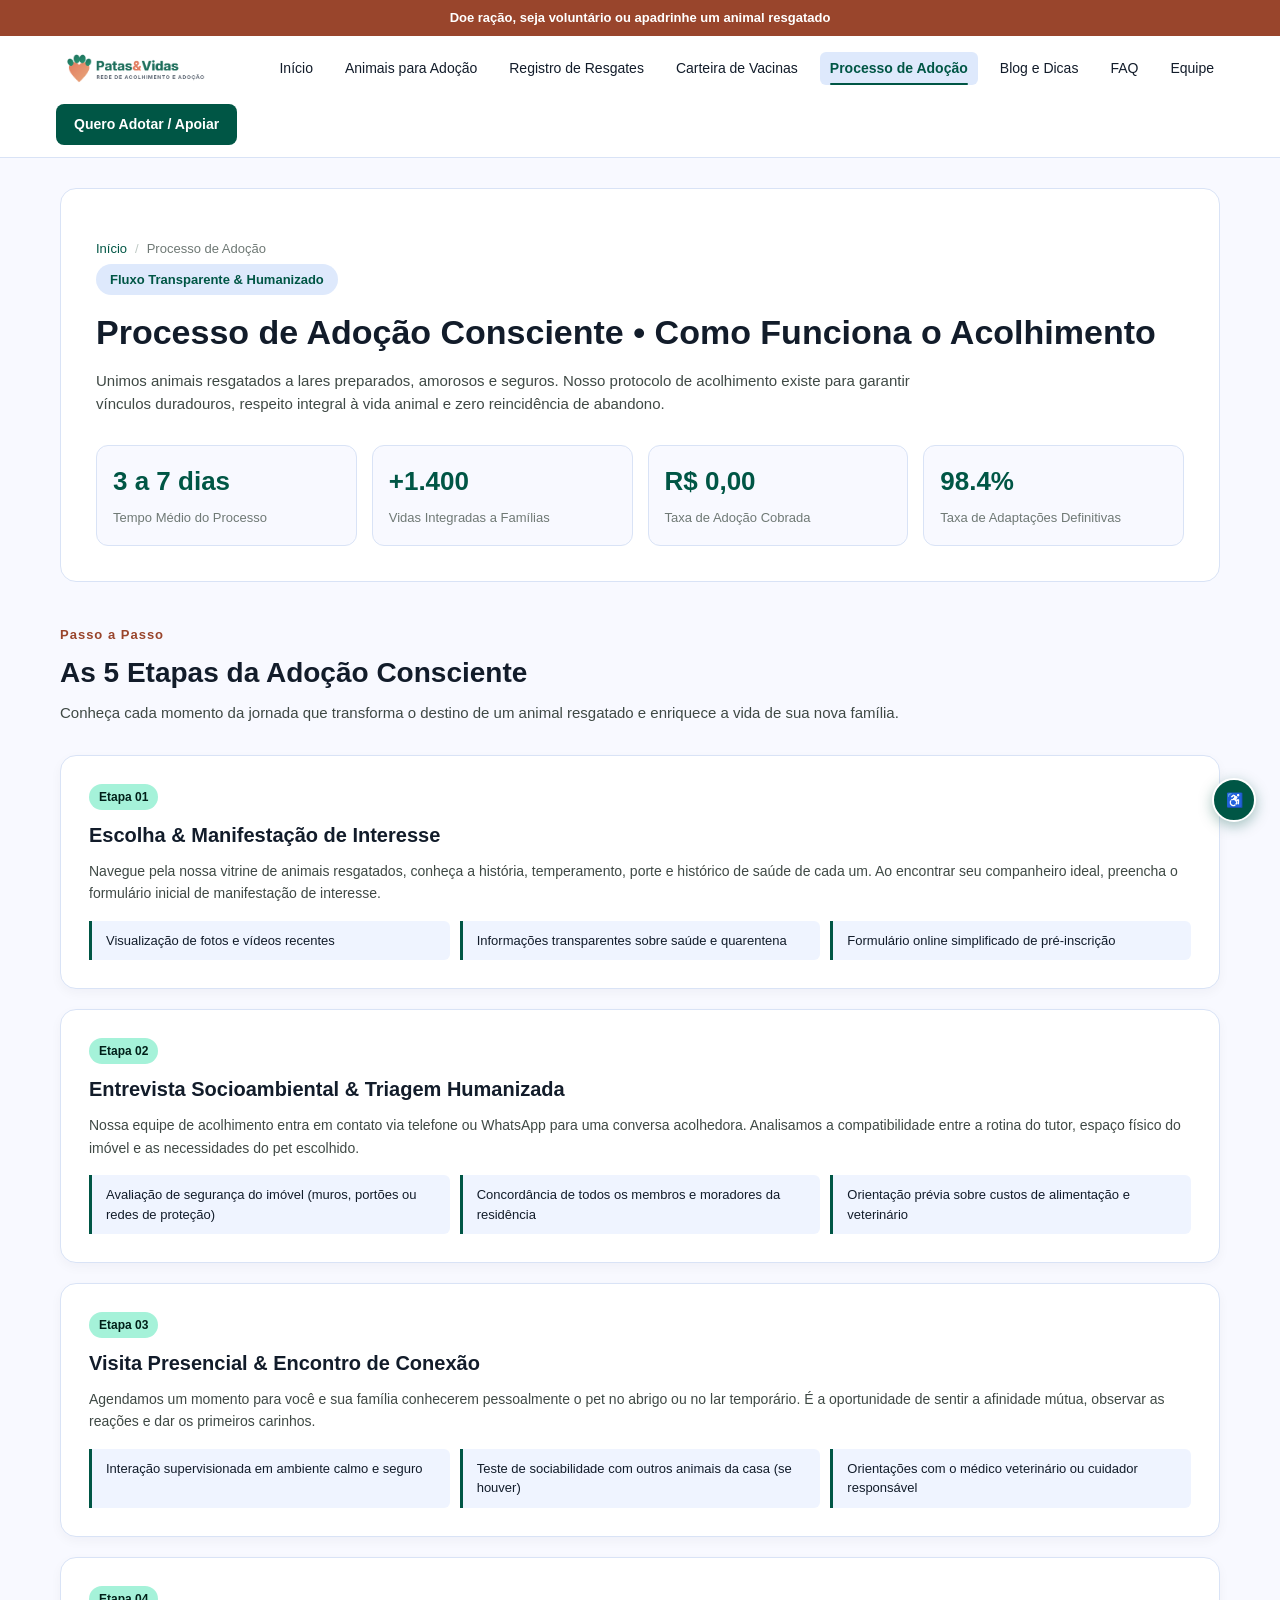
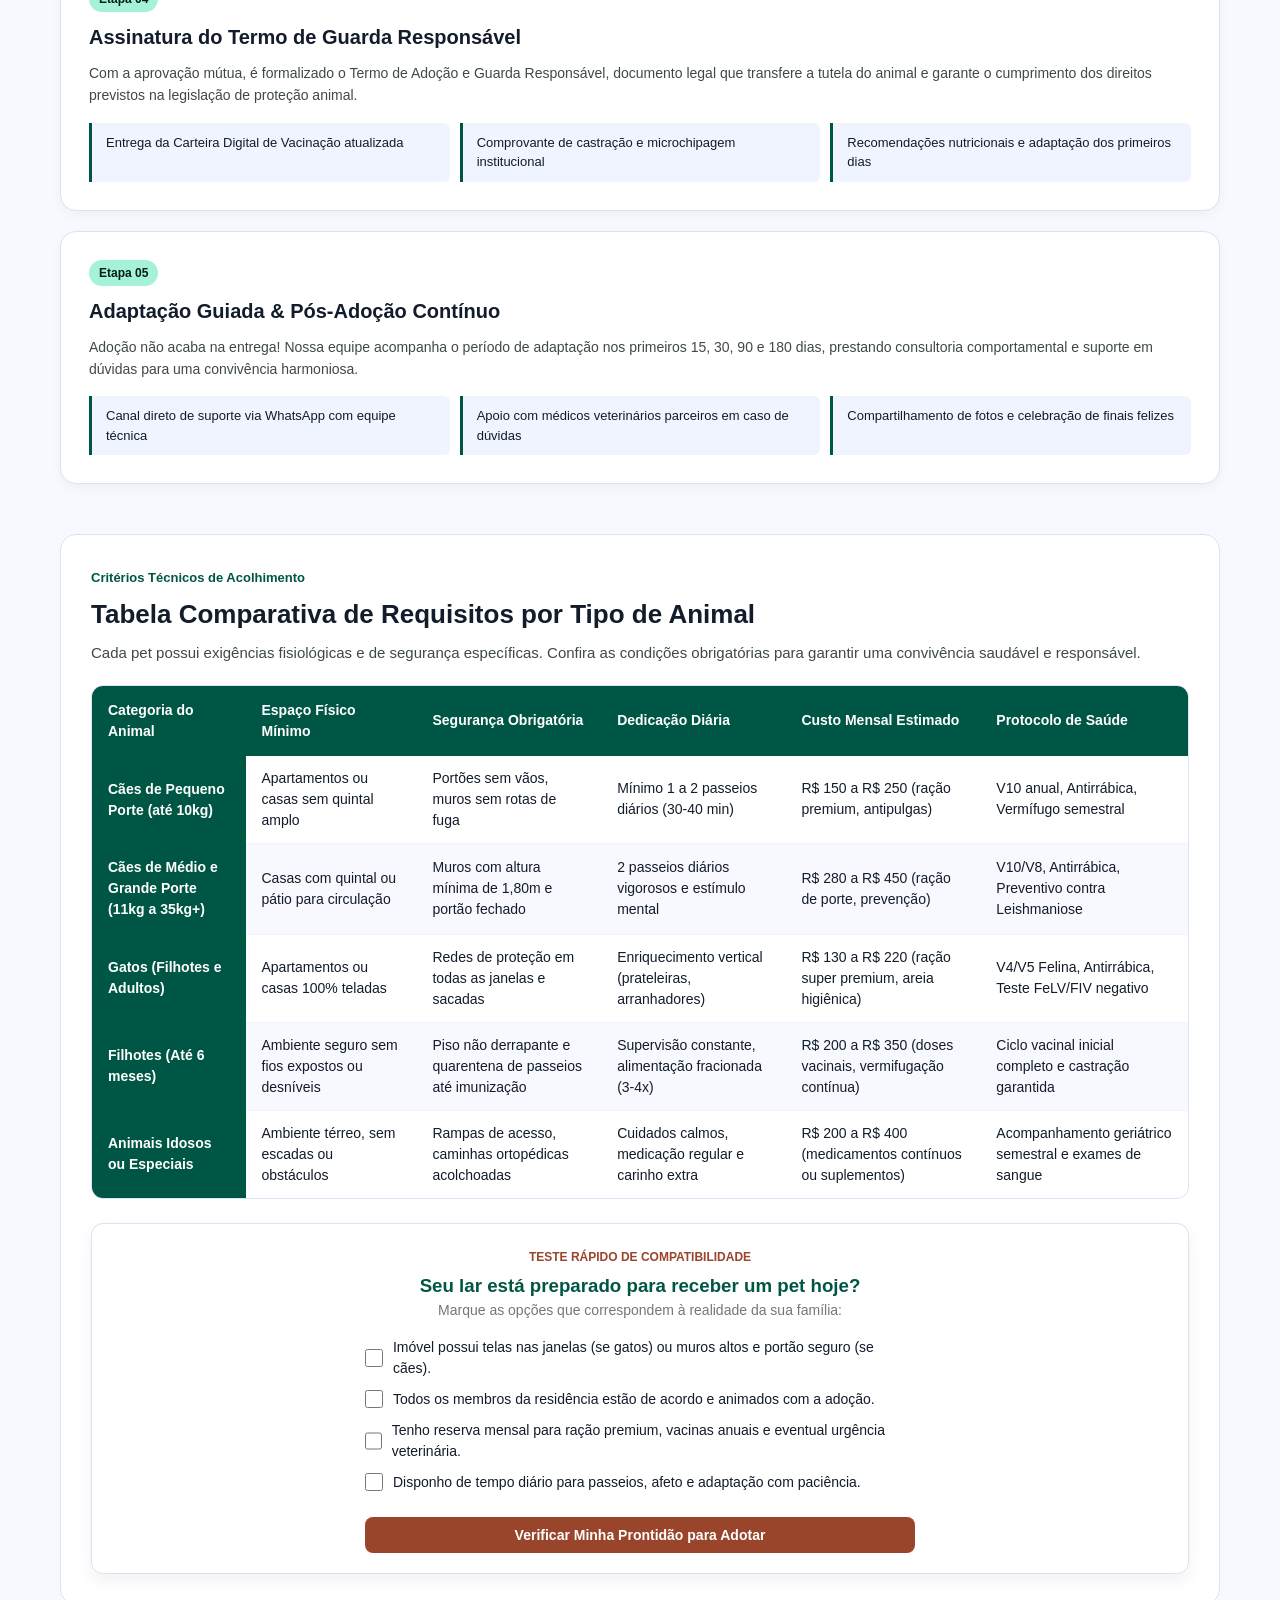
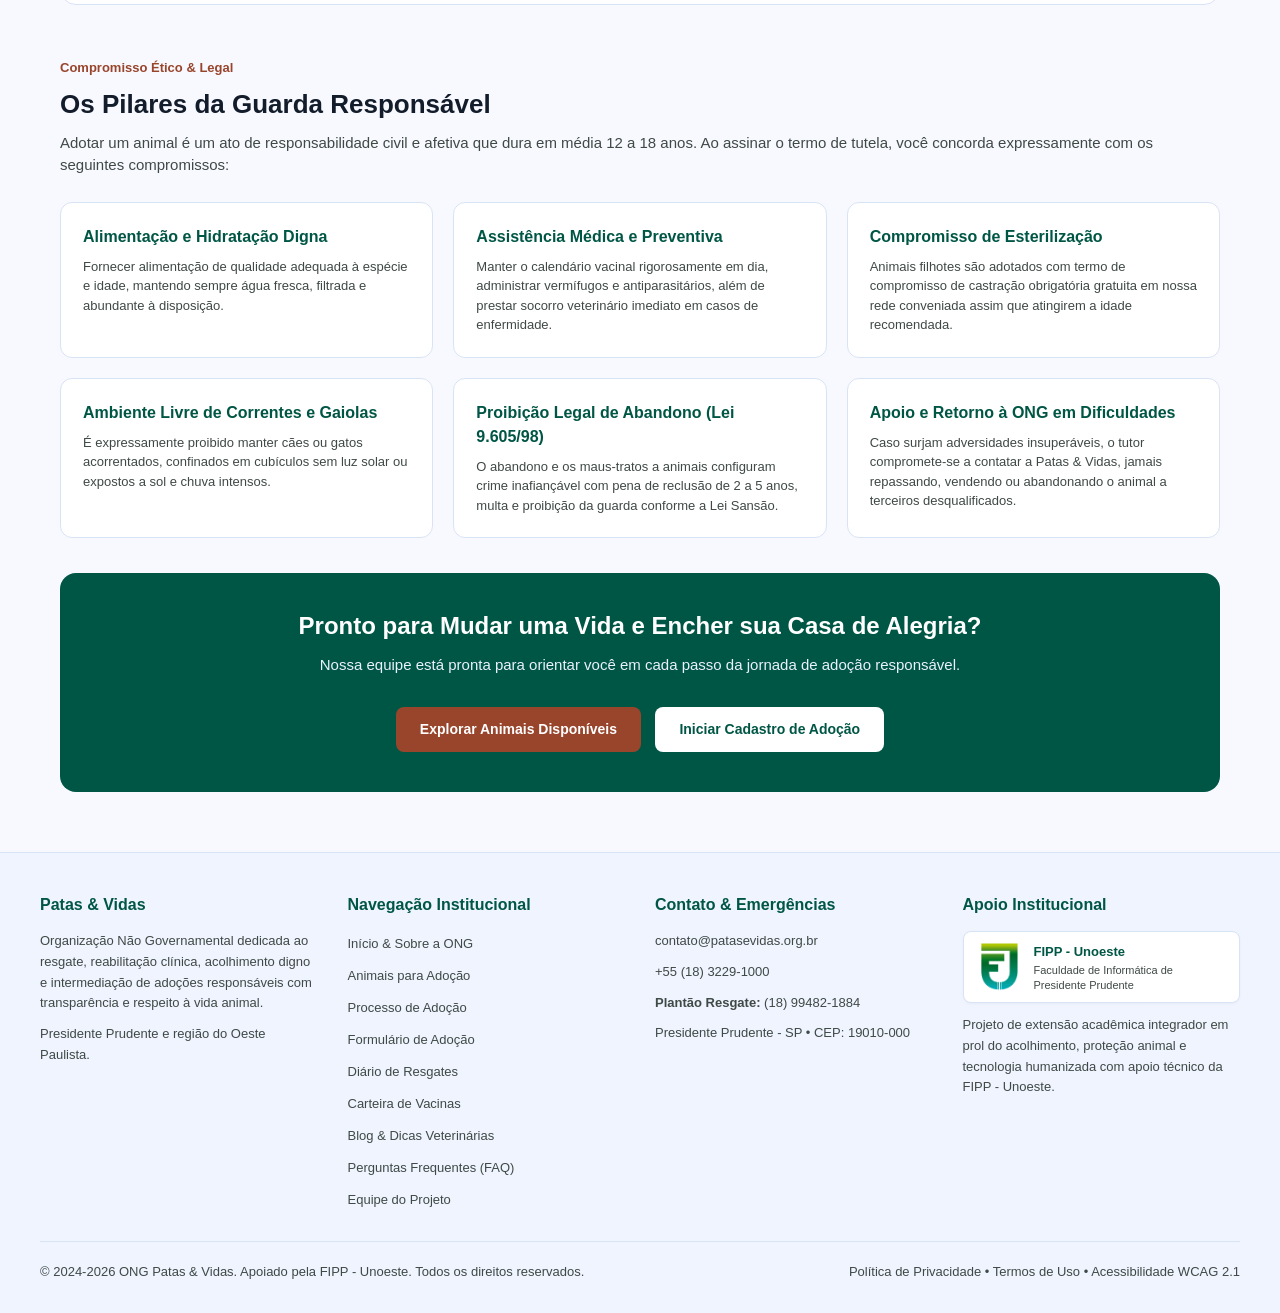
<file: frontend/pages/processoadocao.html>
<!DOCTYPE html>
<html lang="pt-br">
<head>
    <meta charset="UTF-8">
    <meta name="viewport" content="width=device-width, initial-scale=1.0">
    <title>Patas & Vidas - Processo de Adoção Consciente</title>
    <meta name="description" content="Conheça as etapas do processo de adoção consciente, requisitos e termos de posse responsável da ONG Patas & Vidas.">
    <meta name="authors" content="Gabryel Gomes Cerqueira - Murilo Lemos Marques de Souza - Alexander Kenji Kurata Leirião - Pedro Henrique Andrade Santos">
    <link rel="icon" type="image/svg+xml" href="../assets/img/svg/favicon.svg">
    <link rel="stylesheet" href="../global.css">
    <link rel="stylesheet" href="../styles/processoadocao.css">
    <link rel="stylesheet" href="../styles/interativo.css">
</head>
<body>
    <header>
        <div>
            <p>Doe ração, seja voluntário ou apadrinhe um animal resgatado</p>
        </div>
        <nav>
            <a href="../principal.html">
                <img src="../assets/img/logo.png" alt="Patas & Vidas">
            </a>
            <ul>
                <li><a href="../principal.html">Início</a></li>
                <li><a href="adocao.html">Animais para Adoção</a></li>
                <li><a href="registro.html">Registro de Resgates</a></li>
                <li><a href="carteiravacina.html">Carteira de Vacinas</a></li>
                <li><a href="processoadocao.html">Processo de Adoção</a></li>
                <li><a href="blogdicas.html">Blog e Dicas</a></li>
                <li><a href="FAQ.html">FAQ</a></li>
                <li><a href="equipe.html">Equipe</a></li>
            </ul>
            <a href="queradotar.html">Quero Adotar / Apoiar</a>
        </nav>
    </header>

    <main>
        <section class="hero-processo">
            <nav aria-label="Migalhas de pão">
                <ol>
                    <li><a href="../principal.html">Início</a></li>
                    <li aria-current="page">Processo de Adoção</li>
                </ol>
            </nav>
            <span>Fluxo Transparente &amp; Humanizado</span>
            <h1>Processo de Adoção Consciente • Como Funciona o Acolhimento</h1>
            <p>Unimos animais resgatados a lares preparados, amorosos e seguros. Nosso protocolo de acolhimento existe para garantir vínculos duradouros, respeito integral à vida animal e zero reincidência de abandono.</p>

            <div>
                <div>
                    <strong>3 a 7 dias</strong>
                    <span>Tempo Médio do Processo</span>
                </div>
                <div>
                    <strong>+1.400</strong>
                    <span>Vidas Integradas a Famílias</span>
                </div>
                <div>
                    <strong>R$ 0,00</strong>
                    <span>Taxa de Adoção Cobrada</span>
                </div>
                <div>
                    <strong>98.4%</strong>
                    <span>Taxa de Adaptações Definitivas</span>
                </div>
            </div>
        </section>

        <section class="etapas-fluxo">
            <span>Passo a Passo</span>
            <h2>As 5 Etapas da Adoção Consciente</h2>
            <p>Conheça cada momento da jornada que transforma o destino de um animal resgatado e enriquece a vida de sua nova família.</p>

            <ol>
                <li>
                    <article>
                        <span>Etapa 01</span>
                        <h3>Escolha &amp; Manifestação de Interesse</h3>
                        <p>Navegue pela nossa vitrine de animais resgatados, conheça a história, temperamento, porte e histórico de saúde de cada um. Ao encontrar seu companheiro ideal, preencha o formulário inicial de manifestação de interesse.</p>
                        <ul>
                            <li>Visualização de fotos e vídeos recentes</li>
                            <li>Informações transparentes sobre saúde e quarentena</li>
                            <li>Formulário online simplificado de pré-inscrição</li>
                        </ul>
                    </article>
                </li>
                <li>
                    <article>
                        <span>Etapa 02</span>
                        <h3>Entrevista Socioambiental &amp; Triagem Humanizada</h3>
                        <p>Nossa equipe de acolhimento entra em contato via telefone ou WhatsApp para uma conversa acolhedora. Analisamos a compatibilidade entre a rotina do tutor, espaço físico do imóvel e as necessidades do pet escolhido.</p>
                        <ul>
                            <li>Avaliação de segurança do imóvel (muros, portões ou redes de proteção)</li>
                            <li>Concordância de todos os membros e moradores da residência</li>
                            <li>Orientação prévia sobre custos de alimentação e veterinário</li>
                        </ul>
                    </article>
                </li>
                <li>
                    <article>
                        <span>Etapa 03</span>
                        <h3>Visita Presencial &amp; Encontro de Conexão</h3>
                        <p>Agendamos um momento para você e sua família conhecerem pessoalmente o pet no abrigo ou no lar temporário. É a oportunidade de sentir a afinidade mútua, observar as reações e dar os primeiros carinhos.</p>
                        <ul>
                            <li>Interação supervisionada em ambiente calmo e seguro</li>
                            <li>Teste de sociabilidade com outros animais da casa (se houver)</li>
                            <li>Orientações com o médico veterinário ou cuidador responsável</li>
                        </ul>
                    </article>
                </li>
                <li>
                    <article>
                        <span>Etapa 04</span>
                        <h3>Assinatura do Termo de Guarda Responsável</h3>
                        <p>Com a aprovação mútua, é formalizado o Termo de Adoção e Guarda Responsável, documento legal que transfere a tutela do animal e garante o cumprimento dos direitos previstos na legislação de proteção animal.</p>
                        <ul>
                            <li>Entrega da Carteira Digital de Vacinação atualizada</li>
                            <li>Comprovante de castração e microchipagem institucional</li>
                            <li>Recomendações nutricionais e adaptação dos primeiros dias</li>
                        </ul>
                    </article>
                </li>
                <li>
                    <article>
                        <span>Etapa 05</span>
                        <h3>Adaptação Guiada &amp; Pós-Adoção Contínuo</h3>
                        <p>Adoção não acaba na entrega! Nossa equipe acompanha o período de adaptação nos primeiros 15, 30, 90 e 180 dias, prestando consultoria comportamental e suporte em dúvidas para uma convivência harmoniosa.</p>
                        <ul>
                            <li>Canal direto de suporte via WhatsApp com equipe técnica</li>
                            <li>Apoio com médicos veterinários parceiros em caso de dúvidas</li>
                            <li>Compartilhamento de fotos e celebração de finais felizes</li>
                        </ul>
                    </article>
                </li>
            </ol>
        </section>

        <section class="requisitos-comparativos">
            <span>Critérios Técnicos de Acolhimento</span>
            <h2>Tabela Comparativa de Requisitos por Tipo de Animal</h2>
            <p>Cada pet possui exigências fisiológicas e de segurança específicas. Confira as condições obrigatórias para garantir uma convivência saudável e responsável.</p>

            <div class="tabela-container">
                <table>
                    <caption>Critérios de Aptidão e Estrutura Familiar para Adoção</caption>
                    <thead>
                        <tr>
                            <th scope="col">Categoria do Animal</th>
                            <th scope="col">Espaço Físico Mínimo</th>
                            <th scope="col">Segurança Obrigatória</th>
                            <th scope="col">Dedicação Diária</th>
                            <th scope="col">Custo Mensal Estimado</th>
                            <th scope="col">Protocolo de Saúde</th>
                        </tr>
                    </thead>
                    <tbody>
                        <tr>
                            <th scope="row">Cães de Pequeno Porte (até 10kg)</th>
                            <td>Apartamentos ou casas sem quintal amplo</td>
                            <td>Portões sem vãos, muros sem rotas de fuga</td>
                            <td>Mínimo 1 a 2 passeios diários (30-40 min)</td>
                            <td>R$ 150 a R$ 250 (ração premium, antipulgas)</td>
                            <td>V10 anual, Antirrábica, Vermífugo semestral</td>
                        </tr>
                        <tr>
                            <th scope="row">Cães de Médio e Grande Porte (11kg a 35kg+)</th>
                            <td>Casas com quintal ou pátio para circulação</td>
                            <td>Muros com altura mínima de 1,80m e portão fechado</td>
                            <td>2 passeios diários vigorosos e estímulo mental</td>
                            <td>R$ 280 a R$ 450 (ração de porte, prevenção)</td>
                            <td>V10/V8, Antirrábica, Preventivo contra Leishmaniose</td>
                        </tr>
                        <tr>
                            <th scope="row">Gatos (Filhotes e Adultos)</th>
                            <td>Apartamentos ou casas 100% teladas</td>
                            <td>Redes de proteção em todas as janelas e sacadas</td>
                            <td>Enriquecimento vertical (prateleiras, arranhadores)</td>
                            <td>R$ 130 a R$ 220 (ração super premium, areia higiênica)</td>
                            <td>V4/V5 Felina, Antirrábica, Teste FeLV/FIV negativo</td>
                        </tr>
                        <tr>
                            <th scope="row">Filhotes (Até 6 meses)</th>
                            <td>Ambiente seguro sem fios expostos ou desníveis</td>
                            <td>Piso não derrapante e quarentena de passeios até imunização</td>
                            <td>Supervisão constante, alimentação fracionada (3-4x)</td>
                            <td>R$ 200 a R$ 350 (doses vacinais, vermifugação contínua)</td>
                            <td>Ciclo vacinal inicial completo e castração garantida</td>
                        </tr>
                        <tr>
                            <th scope="row">Animais Idosos ou Especiais</th>
                            <td>Ambiente térreo, sem escadas ou obstáculos</td>
                            <td>Rampas de acesso, caminhas ortopédicas acolchoadas</td>
                            <td>Cuidados calmos, medicação regular e carinho extra</td>
                            <td>R$ 200 a R$ 400 (medicamentos contínuos ou suplementos)</td>
                            <td>Acompanhamento geriátrico semestral e exames de sangue</td>
                        </tr>
                    </tbody>
                </table>
            </div>
        </section>

        <section class="termo-responsabilidade">
            <span>Compromisso Ético &amp; Legal</span>
            <h2>Os Pilares da Guarda Responsável</h2>
            <p>Adotar um animal é um ato de responsabilidade civil e afetiva que dura em média 12 a 18 anos. Ao assinar o termo de tutela, você concorda expressamente com os seguintes compromissos:</p>

            <div>
                <article>
                    <h3>Alimentação e Hidratação Digna</h3>
                    <p>Fornecer alimentação de qualidade adequada à espécie e idade, mantendo sempre água fresca, filtrada e abundante à disposição.</p>
                </article>

                <article>
                    <h3>Assistência Médica e Preventiva</h3>
                    <p>Manter o calendário vacinal rigorosamente em dia, administrar vermífugos e antiparasitários, além de prestar socorro veterinário imediato em casos de enfermidade.</p>
                </article>

                <article>
                    <h3>Compromisso de Esterilização</h3>
                    <p>Animais filhotes são adotados com termo de compromisso de castração obrigatória gratuita em nossa rede conveniada assim que atingirem a idade recomendada.</p>
                </article>

                <article>
                    <h3>Ambiente Livre de Correntes e Gaiolas</h3>
                    <p>É expressamente proibido manter cães ou gatos acorrentados, confinados em cubículos sem luz solar ou expostos a sol e chuva intensos.</p>
                </article>

                <article>
                    <h3>Proibição Legal de Abandono (Lei 9.605/98)</h3>
                    <p>O abandono e os maus-tratos a animais configuram crime inafiançável com pena de reclusão de 2 a 5 anos, multa e proibição da guarda conforme a Lei Sansão.</p>
                </article>

                <article>
                    <h3>Apoio e Retorno à ONG em Dificuldades</h3>
                    <p>Caso surjam adversidades insuperáveis, o tutor compromete-se a contatar a Patas &amp; Vidas, jamais repassando, vendendo ou abandonando o animal a terceiros desqualificados.</p>
                </article>
            </div>

            <div>
                <h3>Pronto para Mudar uma Vida e Encher sua Casa de Alegria?</h3>
                <p>Nossa equipe está pronta para orientar você em cada passo da jornada de adoção responsável.</p>
                <a href="adocao.html">Explorar Animais Disponíveis</a>
                <a href="queradotar.html">Iniciar Cadastro de Adoção</a>
            </div>
        </section>
    </main>

    <footer>
        <div>
            <div>
                <h3>Patas &amp; Vidas</h3>
                <p>Organização Não Governamental dedicada ao resgate, reabilitação clínica, acolhimento digno e intermediação de adoções responsáveis com transparência e respeito à vida animal.</p>
                <p>Presidente Prudente e região do Oeste Paulista.</p>
            </div>

            <div>
                <h4>Navegação Institucional</h4>
                <ul>
                    <li><a href="../principal.html">Início &amp; Sobre a ONG</a></li>
                    <li><a href="adocao.html">Animais para Adoção</a></li>
                    <li><a href="processoadocao.html">Processo de Adoção</a></li>
                    <li><a href="queradotar.html">Formulário de Adoção</a></li>
                    <li><a href="registro.html">Diário de Resgates</a></li>
                    <li><a href="carteiravacina.html">Carteira de Vacinas</a></li>
                    <li><a href="blogdicas.html">Blog &amp; Dicas Veterinárias</a></li>
                    <li><a href="FAQ.html">Perguntas Frequentes (FAQ)</a></li>
                    <li><a href="equipe.html">Equipe do Projeto</a></li>
                </ul>
            </div>

            <div>
                <h4>Contato &amp; Emergências</h4>
                <address>
                    <p><a href="mailto:contato@patasevidas.org.br">contato@patasevidas.org.br</a></p>
                    <p><a href="tel:+551832291000">+55 (18) 3229-1000</a></p>
                    <p><strong>Plantão Resgate:</strong> (18) 99482-1884</p>
                    <p>Presidente Prudente - SP • CEP: 19010-000</p>
                </address>
            </div>

            <div>
                <h4>Apoio Institucional</h4>
                <div class="footer-apoio">
                    <img src="../assets/img/fipp.png" alt="Logo FIPP - Unoeste" class="logo-fipp-footer">
                    <div class="footer-apoio-texto">
                        <strong>FIPP - Unoeste</strong>
                        <span>Faculdade de Informática de Presidente Prudente</span>
                    </div>
                </div>
                <p>Projeto de extensão acadêmica integrador em prol do acolhimento, proteção animal e tecnologia humanizada com apoio técnico da FIPP - Unoeste.</p>
            </div>
        </div>

        <div>
            <p>&copy; 2024-2026 ONG Patas &amp; Vidas. Apoiado pela FIPP - Unoeste. Todos os direitos reservados.</p>
            <p>Política de Privacidade • Termos de Uso • Acessibilidade WCAG 2.1</p>
        </div>
    </footer>

    <script src="../js/db.js"></script>
    <script src="../js/ui.js"></script>
    <script src="../js/main.js"></script>
    <script src="../js/processoadocao.js"></script>
</body>
</html>
</file>
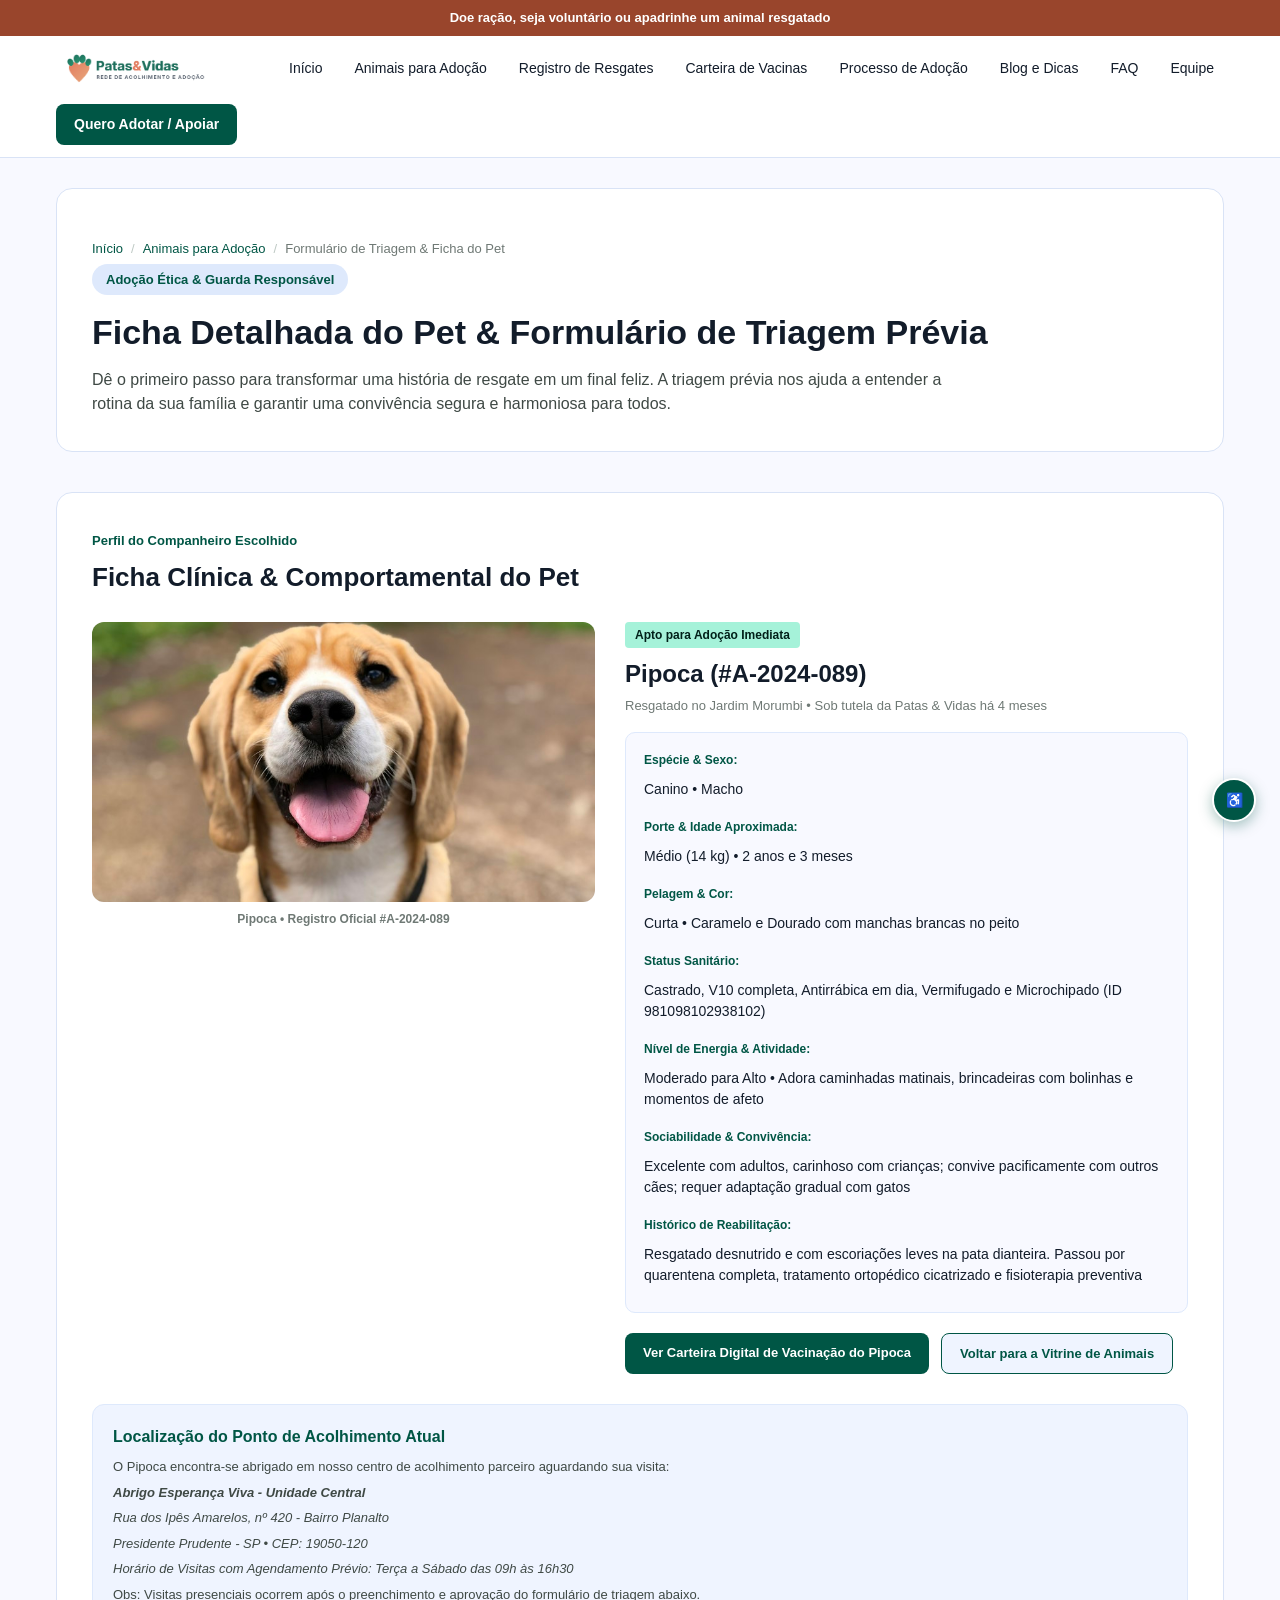
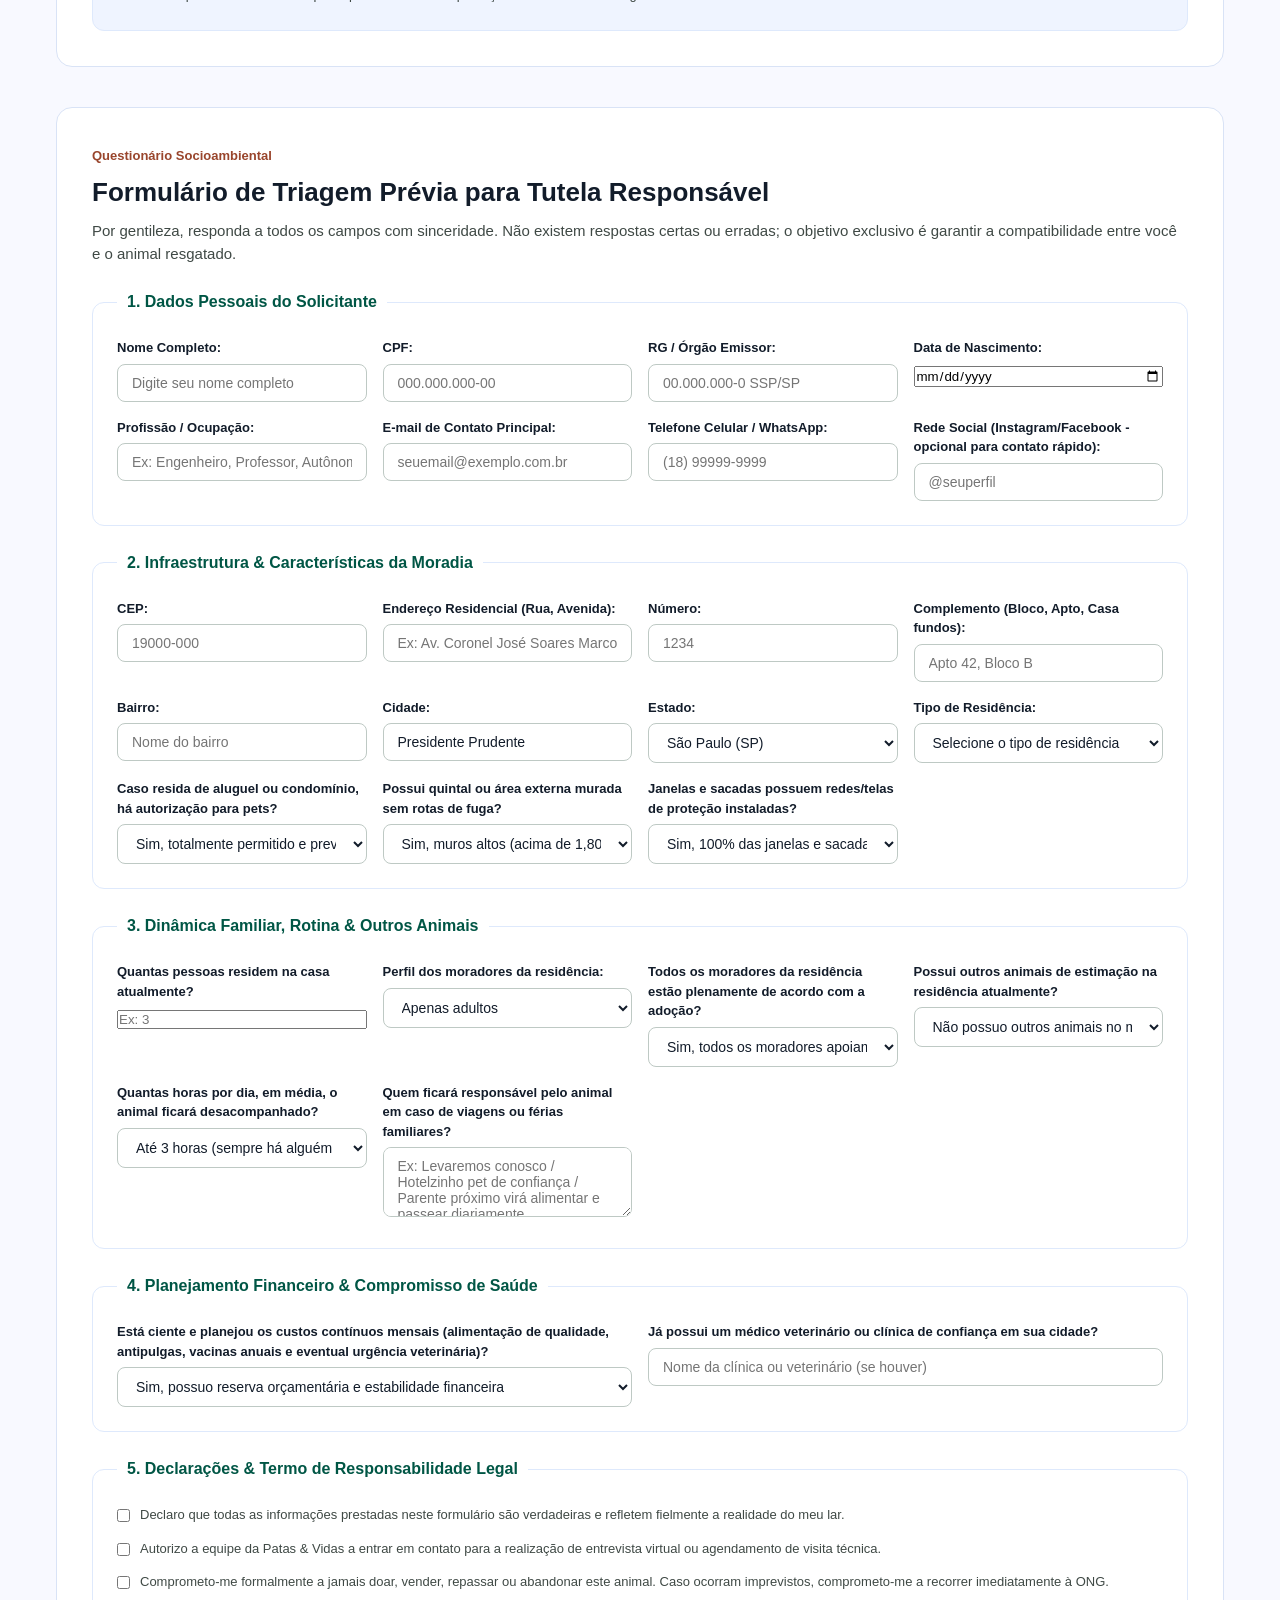
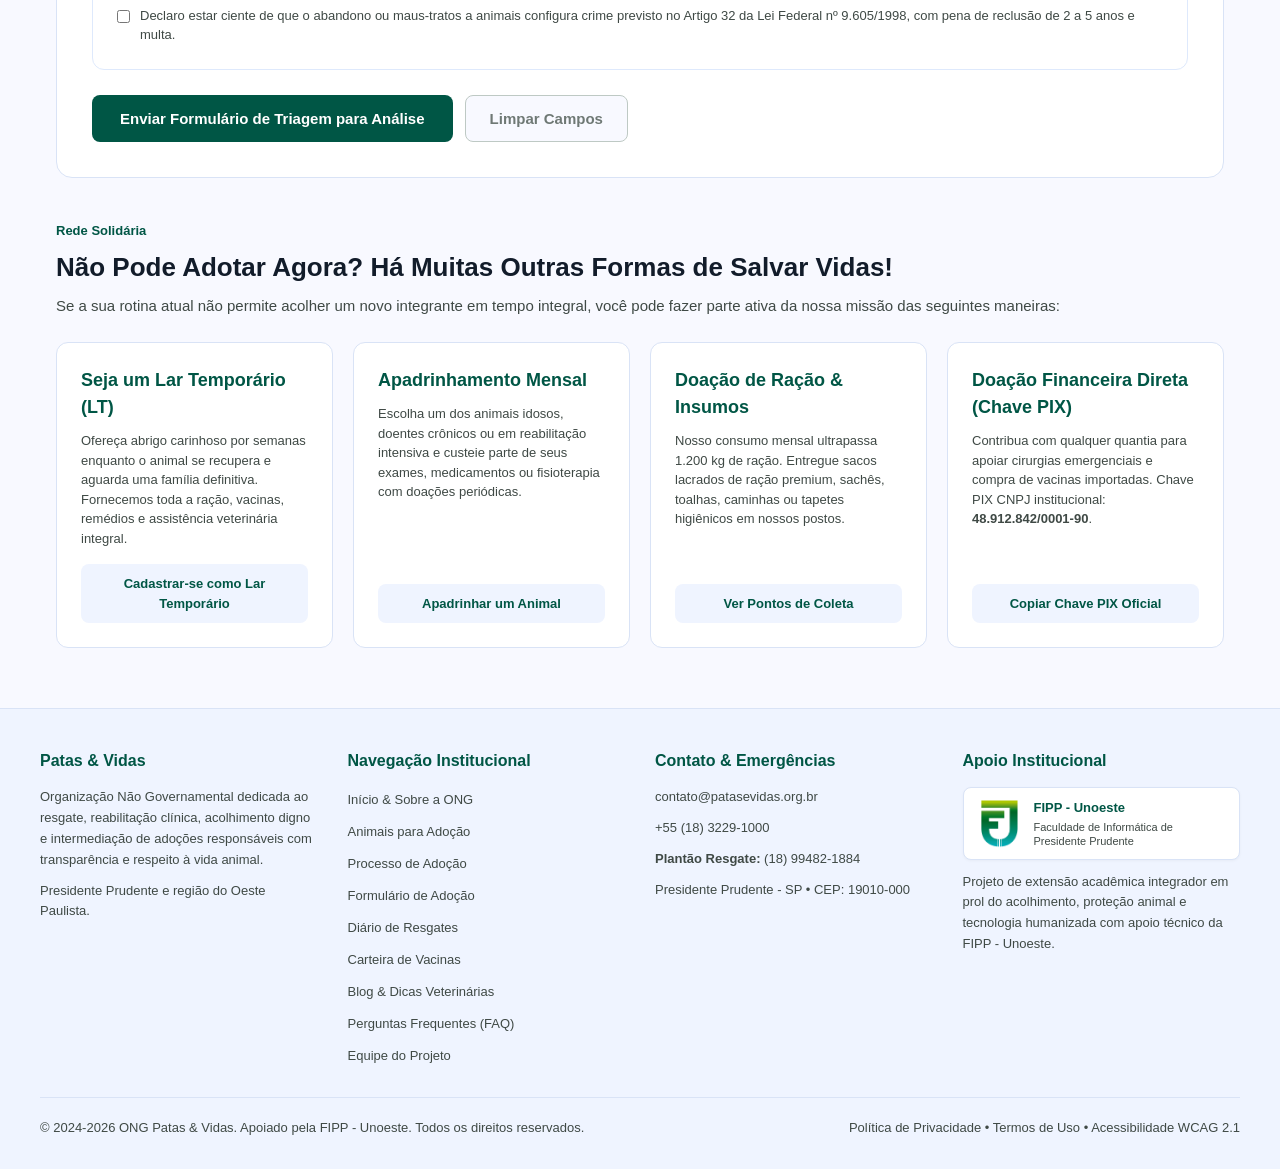
<file: frontend/pages/queradotar.html>
<!DOCTYPE html>
<html lang="pt-br">
<head>
    <meta charset="UTF-8">
    <meta name="viewport" content="width=device-width, initial-scale=1.0">
    <title>Patas & Vidas - Ficha do Pet & Formulário de Intenção de Adoção</title>
    <meta name="description" content="Preencha o formulário de triagem prévia para adoção responsável ou conheça outras formas de apoiar a causa animal.">
    <meta name="authors" content="Gabryel Gomes Cerqueira - Murilo Lemos Marques de Souza - Alexander Kenji Kurata Leirião - Pedro Henrique Andrade Santos">
    <link rel="icon" type="image/svg+xml" href="../assets/img/svg/favicon.svg">
    <link rel="stylesheet" href="../global.css">
    <link rel="stylesheet" href="../styles/queroadotar.css">
    <link rel="stylesheet" href="../styles/interativo.css">
</head>
<body>
    <header>
        <div>
            <p>Doe ração, seja voluntário ou apadrinhe um animal resgatado</p>
        </div>
        <nav>
            <a href="../principal.html">
                <img src="../assets/img/logo.png" alt="Patas & Vidas">
            </a>
            <ul>
                <li><a href="../principal.html">Início</a></li>
                <li><a href="adocao.html">Animais para Adoção</a></li>
                <li><a href="registro.html">Registro de Resgates</a></li>
                <li><a href="carteiravacina.html">Carteira de Vacinas</a></li>
                <li><a href="processoadocao.html">Processo de Adoção</a></li>
                <li><a href="blogdicas.html">Blog e Dicas</a></li>
                <li><a href="FAQ.html">FAQ</a></li>
                <li><a href="equipe.html">Equipe</a></li>
            </ul>
            <a href="queradotar.html">Quero Adotar / Apoiar</a>
        </nav>
    </header>

    <main>
        <section class="hero-intencao">
            <nav aria-label="Migalhas de pão">
                <ol>
                    <li><a href="../principal.html">Início</a></li>
                    <li><a href="adocao.html">Animais para Adoção</a></li>
                    <li aria-current="page">Formulário de Triagem &amp; Ficha do Pet</li>
                </ol>
            </nav>
            <span>Adoção Ética &amp; Guarda Responsável</span>
            <h1>Ficha Detalhada do Pet &amp; Formulário de Triagem Prévia</h1>
            <p>Dê o primeiro passo para transformar uma história de resgate em um final feliz. A triagem prévia nos ajuda a entender a rotina da sua família e garantir uma convivência segura e harmoniosa para todos.</p>
        </section>

        <section class="ficha-animal-destaque">
            <span>Perfil do Companheiro Escolhido</span>
            <h2>Ficha Clínica &amp; Comportamental do Pet</h2>

            <article>
                <figure>
                    <img src="../assets/img/pipoca.jpg" alt="Foto do Pipoca, cão resgatado sem raça definida, pelagem clara e olhar dócil">
                    <figcaption>Pipoca • Registro Oficial #A-2024-089</figcaption>
                </figure>

                <div>
                    <header>
                        <span>Apto para Adoção Imediata</span>
                        <h3>Pipoca (#A-2024-089)</h3>
                        <p>Resgatado no Jardim Morumbi • Sob tutela da Patas &amp; Vidas há 4 meses</p>
                    </header>

                    <dl>
                        <dt>Espécie &amp; Sexo:</dt>
                        <dd>Canino • Macho</dd>

                        <dt>Porte &amp; Idade Aproximada:</dt>
                        <dd>Médio (14 kg) • 2 anos e 3 meses</dd>

                        <dt>Pelagem &amp; Cor:</dt>
                        <dd>Curta • Caramelo e Dourado com manchas brancas no peito</dd>

                        <dt>Status Sanitário:</dt>
                        <dd>Castrado, V10 completa, Antirrábica em dia, Vermifugado e Microchipado (ID 981098102938102)</dd>

                        <dt>Nível de Energia &amp; Atividade:</dt>
                        <dd>Moderado para Alto • Adora caminhadas matinais, brincadeiras com bolinhas e momentos de afeto</dd>

                        <dt>Sociabilidade &amp; Convivência:</dt>
                        <dd>Excelente com adultos, carinhoso com crianças; convive pacificamente com outros cães; requer adaptação gradual com gatos</dd>

                        <dt>Histórico de Reabilitação:</dt>
                        <dd>Resgatado desnutrido e com escoriações leves na pata dianteira. Passou por quarentena completa, tratamento ortopédico cicatrizado e fisioterapia preventiva</dd>
                    </dl>

                    <div>
                        <a href="carteiravacina.html">Ver Carteira Digital de Vacinação do Pipoca</a>
                        <a href="adocao.html">Voltar para a Vitrine de Animais</a>
                    </div>
                </div>
            </article>

            <aside class="ponto-acolhimento">
                <h3>Localização do Ponto de Acolhimento Atual</h3>
                <p>O Pipoca encontra-se abrigado em nosso centro de acolhimento parceiro aguardando sua visita:</p>
                <address>
                    <p><strong>Abrigo Esperança Viva - Unidade Central</strong></p>
                    <p>Rua dos Ipês Amarelos, nº 420 - Bairro Planalto</p>
                    <p>Presidente Prudente - SP • CEP: 19050-120</p>
                    <p>Horário de Visitas com Agendamento Prévio: Terça a Sábado das 09h às 16h30</p>
                </address>
                <p>Obs: Visitas presenciais ocorrem após o preenchimento e aprovação do formulário de triagem abaixo.</p>
            </aside>
        </section>

        <section class="formulario-triagem">
            <span>Questionário Socioambiental</span>
            <h2>Formulário de Triagem Prévia para Tutela Responsável</h2>
            <p>Por gentileza, responda a todos os campos com sinceridade. Não existem respostas certas ou erradas; o objetivo exclusivo é garantir a compatibilidade entre você e o animal resgatado.</p>

            <form action="#" method="post">
                <fieldset>
                    <legend>1. Dados Pessoais do Solicitante</legend>

                    <div>
                        <label for="adotante-nome">Nome Completo:</label>
                        <input type="text" id="adotante-nome" name="nome" placeholder="Digite seu nome completo" required>
                    </div>

                    <div>
                        <label for="adotante-cpf">CPF:</label>
                        <input type="text" id="adotante-cpf" name="cpf" placeholder="000.000.000-00" required>
                    </div>

                    <div>
                        <label for="adotante-rg">RG / Órgão Emissor:</label>
                        <input type="text" id="adotante-rg" name="rg" placeholder="00.000.000-0 SSP/SP" required>
                    </div>

                    <div>
                        <label for="adotante-nascimento">Data de Nascimento:</label>
                        <input type="date" id="adotante-nascimento" name="nascimento" required>
                    </div>

                    <div>
                        <label for="adotante-profissao">Profissão / Ocupação:</label>
                        <input type="text" id="adotante-profissao" name="profissao" placeholder="Ex: Engenheiro, Professor, Autônomo" required>
                    </div>

                    <div>
                        <label for="adotante-email">E-mail de Contato Principal:</label>
                        <input type="email" id="adotante-email" name="email" placeholder="seuemail@exemplo.com.br" required>
                    </div>

                    <div>
                        <label for="adotante-telefone">Telefone Celular / WhatsApp:</label>
                        <input type="tel" id="adotante-telefone" name="telefone" placeholder="(18) 99999-9999" required>
                    </div>

                    <div>
                        <label for="adotante-instagram">Rede Social (Instagram/Facebook - opcional para contato rápido):</label>
                        <input type="text" id="adotante-instagram" name="instagram" placeholder="@seuperfil">
                    </div>
                </fieldset>

                <fieldset>
                    <legend>2. Infraestrutura &amp; Características da Moradia</legend>

                    <div>
                        <label for="moradia-cep">CEP:</label>
                        <input type="text" id="moradia-cep" name="cep" placeholder="19000-000" required>
                    </div>

                    <div>
                        <label for="moradia-endereco">Endereço Residencial (Rua, Avenida):</label>
                        <input type="text" id="moradia-endereco" name="endereco" placeholder="Ex: Av. Coronel José Soares Marcondes" required>
                    </div>

                    <div>
                        <label for="moradia-numero">Número:</label>
                        <input type="text" id="moradia-numero" name="numero" placeholder="1234" required>
                    </div>

                    <div>
                        <label for="moradia-complemento">Complemento (Bloco, Apto, Casa fundos):</label>
                        <input type="text" id="moradia-complemento" name="complemento" placeholder="Apto 42, Bloco B">
                    </div>

                    <div>
                        <label for="moradia-bairro">Bairro:</label>
                        <input type="text" id="moradia-bairro" name="bairro" placeholder="Nome do bairro" required>
                    </div>

                    <div>
                        <label for="moradia-cidade">Cidade:</label>
                        <input type="text" id="moradia-cidade" name="cidade" value="Presidente Prudente" required>
                    </div>

                    <div>
                        <label for="moradia-estado">Estado:</label>
                        <select id="moradia-estado" name="estado" required>
                            <option value="SP" selected>São Paulo (SP)</option>
                            <option value="PR">Paraná (PR)</option>
                            <option value="MS">Mato Grosso do Sul (MS)</option>
                            <option value="OUTRO">Outro Estado</option>
                        </select>
                    </div>

                    <div>
                        <label for="moradia-tipo">Tipo de Residência:</label>
                        <select id="moradia-tipo" name="tipo_moradia" required>
                            <option value="">Selecione o tipo de residência</option>
                            <option value="casa-propria">Casa Térrea (Própria)</option>
                            <option value="casa-alugada">Casa Térrea (Alugada)</option>
                            <option value="sobrado">Sobrado</option>
                            <option value="apartamento-proprio">Apartamento (Próprio)</option>
                            <option value="apartamento-alugado">Apartamento (Alugado)</option>
                            <option value="sitio-chacara">Chácara / Sítio / Zona Rural</option>
                        </select>
                    </div>

                    <div>
                        <label for="moradia-permissao">Caso resida de aluguel ou condomínio, há autorização para pets?</label>
                        <select id="moradia-permissao" name="permissao_animais" required>
                            <option value="sim">Sim, totalmente permitido e previsto no contrato</option>
                            <option value="propria">Imóvel próprio sem restrições</option>
                            <option value="em-consulta">Em consulta com a imobiliária ou condomínio</option>
                            <option value="nao">Não sei informar ainda</option>
                        </select>
                    </div>

                    <div>
                        <label for="moradia-quintal">Possui quintal ou área externa murada sem rotas de fuga?</label>
                        <select id="moradia-quintal" name="quintal_seguro" required>
                            <option value="sim-alto">Sim, muros altos (acima de 1,80m) e portão fechado</option>
                            <option value="sim-medio">Sim, muros médios com grades sem vãos livres</option>
                            <option value="apartamento">Moro em apartamento (não possuo quintal)</option>
                            <option value="aberto">Área aberta sem cerca completa</option>
                        </select>
                    </div>

                    <div>
                        <label for="moradia-telas">Janelas e sacadas possuem redes/telas de proteção instaladas?</label>
                        <select id="moradia-telas" name="telas_protecao" required>
                            <option value="sim-todas">Sim, 100% das janelas e sacadas já estão teladas</option>
                            <option value="instalando">Ainda não, mas comprometo-me a instalar antes da chegada</option>
                            <option value="casa-terrea">Casa térrea com janelas sem risco de queda</option>
                            <option value="nao">Não possuo telas</option>
                        </select>
                    </div>
                </fieldset>

                <fieldset>
                    <legend>3. Dinâmica Familiar, Rotina &amp; Outros Animais</legend>

                    <div>
                        <label for="rotina-moradores">Quantas pessoas residem na casa atualmente?</label>
                        <input type="number" id="rotina-moradores" name="quantidade_moradores" min="1" max="15" placeholder="Ex: 3" required>
                    </div>

                    <div>
                        <label for="rotina-faixa-moradores">Perfil dos moradores da residência:</label>
                        <select id="rotina-faixa-moradores" name="perfil_moradores" required>
                            <option value="adultos">Apenas adultos</option>
                            <option value="criancas">Família com crianças menores de 10 anos</option>
                            <option value="adolescentes">Adultos e adolescentes</option>
                            <option value="idosos">Adultos e idosos</option>
                            <option value="geracoes">Multigeracional (crianças, adultos e idosos)</option>
                        </select>
                    </div>

                    <div>
                        <label for="rotina-concordancia">Todos os moradores da residência estão plenamente de acordo com a adoção?</label>
                        <select id="rotina-concordancia" name="todos_concordam" required>
                            <option value="sim">Sim, todos os moradores apoiam e desejam o pet</option>
                            <option value="alguns">A maioria concorda, restam pequenos detalhes</option>
                            <option value="surpresa">Será um presente surpresa para alguém</option>
                        </select>
                    </div>

                    <div>
                        <label for="rotina-outros-pets">Possui outros animais de estimação na residência atualmente?</label>
                        <select id="rotina-outros-pets" name="outros_pets" required>
                            <option value="nenhum">Não possuo outros animais no momento</option>
                            <option value="caes">Sim, possuo outro(s) cão(ães)</option>
                            <option value="gatos">Sim, possuo gato(s)</option>
                            <option value="ambos">Sim, possuo cães e gatos convivendo</option>
                            <option value="outros">Possuo aves, roedores ou outros pets</option>
                        </select>
                    </div>

                    <div>
                        <label for="rotina-horas-sozinho">Quantas horas por dia, em média, o animal ficará desacompanhado?</label>
                        <select id="rotina-horas-sozinho" name="horas_sozinho" required>
                            <option value="ate-3h">Até 3 horas (sempre há alguém em casa ou home-office)</option>
                            <option value="4h-6h">Entre 4 e 6 horas por dia</option>
                            <option value="7h-9h">Entre 7 e 9 horas por dia (horário comercial)</option>
                            <option value="mais-10h">Mais de 10 horas contínuas</option>
                        </select>
                    </div>

                    <div>
                        <label for="rotina-viagens">Quem ficará responsável pelo animal em caso de viagens ou férias familiares?</label>
                        <textarea id="rotina-viagens" name="cuidados_viagens" rows="3" placeholder="Ex: Levaremos conosco / Hotelzinho pet de confiança / Parente próximo virá alimentar e passear diariamente" required></textarea>
                    </div>
                </fieldset>

                <fieldset>
                    <legend>4. Planejamento Financeiro &amp; Compromisso de Saúde</legend>

                    <div>
                        <label for="financeiro-orcamento">Está ciente e planejou os custos contínuos mensais (alimentação de qualidade, antipulgas, vacinas anuais e eventual urgência veterinária)?</label>
                        <select id="financeiro-orcamento" name="planejamento_financeiro" required>
                            <option value="sim-planejado">Sim, possuo reserva orçamentária e estabilidade financeira</option>
                            <option value="parcial">Possuo orçamento para custos básicos, mas buscarei clínicas públicas em emergências</option>
                            <option value="nao-pensei">Não havia calculado esses custos previamente</option>
                        </select>
                    </div>

                    <div>
                        <label for="financeiro-veterinario">Já possui um médico veterinário ou clínica de confiança em sua cidade?</label>
                        <input type="text" id="financeiro-veterinario" name="veterinario_referencia" placeholder="Nome da clínica ou veterinário (se houver)">
                    </div>
                </fieldset>

                <fieldset>
                    <legend>5. Declarações &amp; Termo de Responsabilidade Legal</legend>

                    <div>
                        <input type="checkbox" id="aceite-verdade" name="aceite_veracidade" required>
                        <label for="aceite-verdade">Declaro que todas as informações prestadas neste formulário são verdadeiras e refletem fielmente a realidade do meu lar.</label>
                    </div>

                    <div>
                        <input type="checkbox" id="aceite-entrevista" name="aceite_entrevista" required>
                        <label for="aceite-entrevista">Autorizo a equipe da Patas &amp; Vidas a entrar em contato para a realização de entrevista virtual ou agendamento de visita técnica.</label>
                    </div>

                    <div>
                        <input type="checkbox" id="aceite-nao-repassar" name="aceite_nao_repassar" required>
                        <label for="aceite-nao-repassar">Comprometo-me formalmente a jamais doar, vender, repassar ou abandonar este animal. Caso ocorram imprevistos, comprometo-me a recorrer imediatamente à ONG.</label>
                    </div>

                    <div>
                        <input type="checkbox" id="aceite-lei" name="aceite_legislacao" required>
                        <label for="aceite-lei">Declaro estar ciente de que o abandono ou maus-tratos a animais configura crime previsto no Artigo 32 da Lei Federal nº 9.605/1998, com pena de reclusão de 2 a 5 anos e multa.</label>
                    </div>
                </fieldset>

                <div>
                    <button type="submit">Enviar Formulário de Triagem para Análise</button>
                    <button type="reset">Limpar Campos</button>
                </div>
            </form>
        </section>

        <section class="outras-formas-apoiar">
            <span>Rede Solidária</span>
            <h2>Não Pode Adotar Agora? Há Muitas Outras Formas de Salvar Vidas!</h2>
            <p>Se a sua rotina atual não permite acolher um novo integrante em tempo integral, você pode fazer parte ativa da nossa missão das seguintes maneiras:</p>

            <div>
                <article>
                    <h3>Seja um Lar Temporário (LT)</h3>
                    <p>Ofereça abrigo carinhoso por semanas enquanto o animal se recupera e aguarda uma família definitiva. Fornecemos toda a ração, vacinas, remédios e assistência veterinária integral.</p>
                    <a href="#">Cadastrar-se como Lar Temporário</a>
                </article>

                <article>
                    <h3>Apadrinhamento Mensal</h3>
                    <p>Escolha um dos animais idosos, doentes crônicos ou em reabilitação intensiva e custeie parte de seus exames, medicamentos ou fisioterapia com doações periódicas.</p>
                    <a href="#">Apadrinhar um Animal</a>
                </article>

                <article>
                    <h3>Doação de Ração &amp; Insumos</h3>
                    <p>Nosso consumo mensal ultrapassa 1.200 kg de ração. Entregue sacos lacrados de ração premium, sachês, toalhas, caminhas ou tapetes higiênicos em nossos postos.</p>
                    <a href="#">Ver Pontos de Coleta</a>
                </article>

                <article>
                    <h3>Doação Financeira Direta (Chave PIX)</h3>
                    <p>Contribua com qualquer quantia para apoiar cirurgias emergenciais e compra de vacinas importadas. Chave PIX CNPJ institucional: <strong>48.912.842/0001-90</strong>.</p>
                    <a href="#">Copiar Chave PIX Oficial</a>
                </article>
            </div>
        </section>
    </main>

    <footer>
        <div>
            <div>
                <h3>Patas &amp; Vidas</h3>
                <p>Organização Não Governamental dedicada ao resgate, reabilitação clínica, acolhimento digno e intermediação de adoções responsáveis com transparência e respeito à vida animal.</p>
                <p>Presidente Prudente e região do Oeste Paulista.</p>
            </div>

            <div>
                <h4>Navegação Institucional</h4>
                <ul>
                    <li><a href="../principal.html">Início &amp; Sobre a ONG</a></li>
                    <li><a href="adocao.html">Animais para Adoção</a></li>
                    <li><a href="processoadocao.html">Processo de Adoção</a></li>
                    <li><a href="queradotar.html">Formulário de Adoção</a></li>
                    <li><a href="registro.html">Diário de Resgates</a></li>
                    <li><a href="carteiravacina.html">Carteira de Vacinas</a></li>
                    <li><a href="blogdicas.html">Blog &amp; Dicas Veterinárias</a></li>
                    <li><a href="FAQ.html">Perguntas Frequentes (FAQ)</a></li>
                    <li><a href="equipe.html">Equipe do Projeto</a></li>
                </ul>
            </div>

            <div>
                <h4>Contato &amp; Emergências</h4>
                <address>
                    <p><a href="mailto:contato@patasevidas.org.br">contato@patasevidas.org.br</a></p>
                    <p><a href="tel:+551832291000">+55 (18) 3229-1000</a></p>
                    <p><strong>Plantão Resgate:</strong> (18) 99482-1884</p>
                    <p>Presidente Prudente - SP • CEP: 19010-000</p>
                </address>
            </div>

            <div>
                <h4>Apoio Institucional</h4>
                <div class="footer-apoio">
                    <img src="../assets/img/fipp.png" alt="Logo FIPP - Unoeste" class="logo-fipp-footer">
                    <div class="footer-apoio-texto">
                        <strong>FIPP - Unoeste</strong>
                        <span>Faculdade de Informática de Presidente Prudente</span>
                    </div>
                </div>
                <p>Projeto de extensão acadêmica integrador em prol do acolhimento, proteção animal e tecnologia humanizada com apoio técnico da FIPP - Unoeste.</p>
            </div>
        </div>

        <div>
            <p>&copy; 2024-2026 ONG Patas &amp; Vidas. Apoiado pela FIPP - Unoeste. Todos os direitos reservados.</p>
            <p>Política de Privacidade • Termos de Uso • Acessibilidade WCAG 2.1</p>
        </div>
    </footer>

    <script src="../js/db.js"></script>
    <script src="../js/ui.js"></script>
    <script src="../js/main.js"></script>
    <script src="../js/queradotar.js"></script>
</body>
</html>
</file>
<file: frontend/global.css>
* {
  margin: 0;
  padding: 0;
  box-sizing: border-box;
  font-family: 'Plus Jakarta Sans', 'Inter', Arial, sans-serif;
}

body {
  background-color: #f8f9ff;
  color: #121c2a;
  line-height: 1.5;
  width: 100%;
  overflow-x: hidden;
}

img {
  max-width: 100%;
  height: auto;
  display: block;
}

a {
  color: #005645;
  text-decoration: none;
}

a:hover {
  text-decoration: underline;
}

.container {
  width: 100%;
  max-width: 1200px;
  margin: 0 auto;
  padding: 0 16px;
}

.aviso-topo, .racaoinicio, body > header > div:first-child {
  background-color: #99452c;
  color: #ffffff;
  text-align: center;
  padding: 8px 16px;
  font-size: 13px;
  font-weight: 600;
  width: 100%;
}

body > header {
  background-color: #ffffff;
  border-bottom: 1px solid #d9e3f6;
  width: 100%;
  position: relative;
  z-index: 50;
}

body > header nav, body > header .menu, .navegacao {
  display: flex;
  align-items: center;
  justify-content: space-between;
  width: 100%;
  max-width: 1200px;
  margin: 0 auto;
  padding: 12px 16px;
  gap: 15px;
  flex-wrap: wrap;
}

body > header img, .logo {
  max-height: 42px;
  width: auto;
  object-fit: contain;
}

body > header ul, body > header ol, .menu-lista {
  display: flex;
  list-style: none;
  gap: 12px;
  align-items: center;
  flex-wrap: wrap;
}

body > header ul li a, body > header ol li a, .menu-item {
  color: #121c2a;
  font-size: 14px;
  font-weight: 500;
  padding: 6px 10px;
  border-radius: 6px;
  display: inline-block;
}

body > header ul li a:hover, body > header ol li a:hover {
  color: #005645;
  text-decoration: none;
  background-color: #eff4ff;
}

body > header nav > a:last-child, .botao-destaque {
  background-color: #005645;
  color: #ffffff;
  padding: 10px 18px;
  border-radius: 8px;
  font-weight: 600;
  font-size: 14px;
  text-decoration: none;
  display: inline-block;
  white-space: nowrap;
}

body > header nav > a:last-child:hover, .botao-destaque:hover {
  background-color: #1e6f5c;
  text-decoration: none;
}

article header, section header {
  position: static;
  background: transparent;
  border: none;
  padding: 0;
  margin: 0 0 10px 0;
  z-index: auto;
}

nav[aria-label="Migalhas de pão"], .migalhas {
  padding: 15px 0 5px 0;
  width: 100%;
}

nav[aria-label="Migalhas de pão"] ol, .migalhas ol {
  display: flex;
  flex-wrap: wrap;
  list-style: none;
  gap: 8px;
  font-size: 13px;
  color: #6f7975;
}

nav[aria-label="Migalhas de pão"] li+li::before, .migalhas li+li::before {
  content: "/";
  margin-right: 8px;
  color: #bec9c4;
}

.botao, button {
  background-color: #005645;
  color: #ffffff;
  border: none;
  padding: 10px 20px;
  border-radius: 8px;
  font-size: 14px;
  font-weight: 600;
  cursor: pointer;
  text-decoration: none;
  display: inline-flex;
  align-items: center;
  justify-content: center;
  gap: 8px;
  max-width: 100%;
}

.botao:hover, button:hover {
  background-color: #1e6f5c;
  text-decoration: none;
}

.botao-laranja {
  background-color: #99452c;
  color: #ffffff;
}

.botao-laranja:hover {
  background-color: #762b14;
}

.botao-claro {
  background-color: #ffffff;
  color: #005645;
  border: 1px solid #005645;
}

.botao-claro:hover {
  background-color: #eff4ff;
}

.tag, .selo {
  display: inline-block;
  padding: 4px 10px;
  border-radius: 9999px;
  font-size: 12px;
  font-weight: 600;
}

.tag-verde {
  background-color: #a5f2d9;
  color: #002019;
}

.tag-laranja {
  background-color: #ffdbd1;
  color: #3b0900;
}

.tag-azul {
  background-color: #e6eeff;
  color: #121c2a;
}

.tag-cinza {
  background-color: #dee9fc;
  color: #121c2a;
}

.card {
  background-color: #ffffff;
  border: 1px solid #d9e3f6;
  border-radius: 12px;
  padding: 20px;
  width: 100%;
  max-width: 100%;
}

.grade {
  display: grid;
  grid-template-columns: repeat(auto-fit, minmax(280px, 1fr));
  gap: 20px;
  width: 100%;
}

.campo {
  display: flex;
  flex-direction: column;
  gap: 6px;
  margin-bottom: 16px;
  width: 100%;
}

.campo label {
  font-size: 14px;
  font-weight: 600;
  color: #121c2a;
}

.campo input, .campo select, .campo textarea, input[type="text"], input[type="email"], input[type="tel"], input[type="search"], select, textarea {
  padding: 10px 14px;
  border: 1px solid #bec9c4;
  border-radius: 8px;
  font-size: 14px;
  background-color: #ffffff;
  color: #121c2a;
  outline: none;
  max-width: 100%;
  box-sizing: border-box;
}

input:focus, select:focus, textarea:focus {
  border-color: #005645;
  box-shadow: 0 0 0 2px rgba(0, 86, 69, 0.2);
}

.tabela-container {
  overflow-x: auto;
  -webkit-overflow-scrolling: touch;
  margin: 20px 0;
  border: 1px solid #d9e3f6;
  border-radius: 12px;
  background-color: #ffffff;
  width: 100%;
  max-width: 100%;
}

table {
  width: 100%;
  border-collapse: collapse;
  text-align: left;
  font-size: 14px;
  min-width: 600px;
}

th {
  background-color: #005645;
  color: #ffffff;
  padding: 14px 16px;
  font-weight: 600;
}

td {
  padding: 12px 16px;
  border-bottom: 1px solid #eff4ff;
}

tr:last-child td {
  border-bottom: none;
}

tr:nth-child(even) td {
  background-color: #f8f9ff;
}

footer {
  background-color: #eff4ff;
  border-top: 1px solid #d9e3f6;
  padding: 40px 16px 20px;
  margin-top: 60px;
  color: #121c2a;
  width: 100%;
}

footer > div:first-child {
  display: flex;
  justify-content: space-between;
  flex-wrap: wrap;
  gap: 30px;
  max-width: 1200px;
  margin: 0 auto;
}

footer > div > div {
  flex: 1 1 240px;
  min-width: 240px;
}

footer h3, footer h4 {
  color: #005645;
  margin-bottom: 14px;
  font-size: 16px;
}

footer p {
  font-size: 13px;
  color: #3f4945;
  line-height: 1.6;
  margin-bottom: 10px;
}

footer ul {
  list-style: none;
  display: flex;
  flex-direction: column;
  gap: 8px;
}

footer a {
  color: #3f4945;
  text-decoration: none;
  font-size: 13px;
}

footer a:hover {
  color: #005645;
  text-decoration: underline;
}

footer address {
  font-style: normal;
}

footer form {
  display: flex;
  flex-direction: column;
  gap: 8px;
}

footer form input[type="email"] {
  width: 100%;
}

footer > div:last-child {
  max-width: 1200px;
  margin: 30px auto 0;
  padding-top: 20px;
  border-top: 1px solid #d9e3f6;
  text-align: center;
  font-size: 12px;
  color: #6f7975;
  display: flex;
  justify-content: space-between;
  flex-wrap: wrap;
  gap: 10px;
}

.footer-apoio {
  display: flex;
  align-items: center;
  gap: 12px;
  background-color: #ffffff;
  padding: 10px 14px;
  border-radius: 8px;
  border: 1px solid #d9e3f6;
  margin-bottom: 12px;
  box-shadow: 0 1px 3px rgba(0, 0, 0, 0.04);
}

.logo-fipp-footer {
  width: 44px;
  height: auto;
  max-height: 48px;
  object-fit: contain;
  flex-shrink: 0;
}

.footer-apoio-texto {
  display: flex;
  flex-direction: column;
  gap: 2px;
}

.footer-apoio-texto strong {
  color: #005645;
  font-size: 13px;
}

.footer-apoio-texto span {
  font-size: 11px;
  color: #3f4945;
  line-height: 1.3;
}

@media (max-width: 768px) {

  body > header nav,
  body > header .menu,
  .navegacao {
    flex-direction: column;
    align-items: center;
    gap: 12px;
    padding: 14px 16px;
  }

  body > header ul,
  body > header ol,
  .menu-lista {
    justify-content: center;
    gap: 6px 8px;
    width: 100%;
  }

  body > header ul li a,
  body > header ol li a,
  .menu-item {
    font-size: 13px;
    padding: 6px 10px;
    text-align: center;
  }

  body > header nav > a:last-child,
  .botao-destaque {
    width: 100%;
    text-align: center;
    margin-top: 4px;
  }

  footer {
    padding: 30px 16px 20px;
    margin-top: 40px;
  }

  footer > div:first-child {
    flex-direction: column;
    gap: 25px;
  }

  footer > div > div {
    min-width: 100%;
  }

  footer > div:last-child {
    flex-direction: column;
    align-items: center;
    text-align: center;
    gap: 8px;
  }
}

@media (max-width: 480px) {

  .aviso-topo,
  .racaoinicio,
  body > header > div:first-child {
    font-size: 11px;
    padding: 6px 10px;
    line-height: 1.3;
  }

  body > header ul,
  body > header ol,
  .menu-lista {
    gap: 4px;
  }

  body > header ul li a,
  body > header ol li a,
  .menu-item {
    font-size: 12px;
    padding: 5px 8px;
  }

  .container {
    padding: 0 12px;
  }

  .card {
    padding: 16px;
  }

  .grade {
    grid-template-columns: 1fr;
    gap: 16px;
  }

  .campo input,
  .campo select,
  .campo textarea {
    font-size: 14px;
    padding: 10px 12px;
  }

  .footer-apoio {
    flex-direction: column;
    text-align: center;
    align-items: center;
  }
}
</file>
<file: frontend/styles/principal.css>
@import "../global.css";

main {
  width: 100%;
}

.rede-soli {
  max-width: 1200px;
  margin: 40px auto;
  padding: 0 16px;
  display: flex;
  flex-wrap: wrap;
  gap: 40px;
  align-items: center;
}

.rede-soli-texto {
  flex: 1 1 450px;
}

.rede-soli-texto > p:first-child {
  display: inline-block;
  background-color: #dee9fc;
  color: #005645;
  padding: 6px 14px;
  border-radius: 9999px;
  font-size: 13px;
  font-weight: 600;
  margin-bottom: 16px;
}

.rede-soli-texto h1 {
  font-size: clamp(32px, 4vw, 46px);
  line-height: 1.15;
  color: #121c2a;
}

.rede-soli-texto h1 span {
  color: #99452c;
}

.rede-soli-texto > p:nth-of-type(2) {
  font-size: 16px;
  color: #3f4945;
  line-height: 1.6;
  margin: 18px 0 25px 0;
}

.botoes-hero {
  display: flex;
  flex-wrap: wrap;
  gap: 12px;
  margin-bottom: 25px;
}

.selos-hero {
  display: flex;
  flex-wrap: wrap;
  gap: 12px;
}

.selos-hero span {
  font-size: 13px;
  font-weight: 600;
  color: #005645;
  background-color: #e6eeff;
  padding: 6px 12px;
  border-radius: 6px;
}

.rede-soli-foto {
  flex: 1 1 380px;
  position: relative;
}

.rede-soli-foto img {
  width: 100%;
  border-radius: 20px;
  box-shadow: 0 10px 25px rgba(18, 28, 42, 0.1);
  object-fit: cover;
  max-height: 480px;
}

.card-flutuante {
  background-color: #ffffff;
  border: 1px solid #d9e3f6;
  border-radius: 12px;
  padding: 14px 18px;
  box-shadow: 0 6px 16px rgba(0,0,0,0.08);
  margin-top: 15px;
}

.card-flutuante h3 {
  font-size: 15px;
  color: #005645;
  margin-bottom: 4px;
}

.card-flutuante p {
  font-size: 13px;
  color: #3f4945;
  margin-bottom: 6px;
}

.impacto {
  background-color: #ffffff;
  padding: 60px 16px;
  text-align: center;
  border-top: 1px solid #dee9fc;
  border-bottom: 1px solid #dee9fc;
  margin-top: 40px;
  width: 100%;
}

.impacto > h3 {
  color: #005645;
  font-size: 13px;
  letter-spacing: 1px;
  margin-bottom: 8px;
}

.impacto > h1 {
  font-size: clamp(26px, 3.5vw, 34px);
  color: #121c2a;
  margin-bottom: 40px;
}

.grade-impacto {
  max-width: 1200px;
  margin: 0 auto;
  display: grid;
  grid-template-columns: repeat(auto-fit, minmax(220px, 1fr));
  gap: 20px;
}

.card-impacto {
  background-color: #f8f9ff;
  border: 1px solid #d9e3f6;
  border-radius: 16px;
  padding: 26px 20px;
  text-align: left;
}

.card-impacto h2 {
  font-size: 38px;
  color: #005645;
  margin-bottom: 8px;
}

.card-impacto-coral h2 {
  color: #99452c;
}

.card-impacto h3 {
  font-size: 17px;
  color: #121c2a;
  margin-bottom: 6px;
}

.card-impacto p {
  font-size: 13px;
  color: #3f4945;
  line-height: 1.5;
}

.animaiswait {
  max-width: 1200px;
  margin: 60px auto;
  padding: 0 16px;
  text-align: center;
}

.subtitulo-secao {
  color: #99452c;
  font-size: 13px;
  font-weight: 700;
  letter-spacing: 1px;
  display: block;
  margin-bottom: 8px;
}

.animaiswait h1 {
  font-size: clamp(26px, 3.5vw, 34px);
  color: #121c2a;
  margin-bottom: 10px;
}

.animaiswait > p {
  font-size: 15px;
  color: #3f4945;
  margin-bottom: 25px;
}

.botoes-filtro {
  display: flex;
  flex-wrap: wrap;
  justify-content: center;
  gap: 8px;
  margin-bottom: 35px;
}

.botoes-filtro button {
  background-color: #dee9fc;
  color: #121c2a;
  padding: 8px 20px;
  border-radius: 9999px;
  font-size: 14px;
  font-weight: 600;
}

.botoes-filtro button.filtro-ativo,
.botoes-filtro button:hover {
  background-color: #005645;
  color: #ffffff;
}

.grade-animais {
  display: grid;
  grid-template-columns: repeat(auto-fit, minmax(260px, 1fr));
  gap: 25px;
  text-align: left;
  margin-bottom: 35px;
}

.card-animal {
  background-color: #ffffff;
  border: 1px solid #d9e3f6;
  border-radius: 16px;
  overflow: hidden;
  padding: 16px;
  display: flex;
  flex-direction: column;
  box-shadow: 0 4px 12px rgba(18, 28, 42, 0.04);
}

.card-animal img {
  width: 100%;
  height: 180px;
  object-fit: cover;
  border-radius: 12px;
  margin-bottom: 12px;
  background-color: #dee9fc;
}

.card-animal .tag-info {
  display: inline-block;
  background-color: #eff4ff;
  color: #005645;
  font-size: 11px;
  font-weight: 600;
  padding: 4px 8px;
  border-radius: 4px;
  width: fit-content;
  margin-bottom: 6px;
}

.card-animal h3 {
  font-size: 20px;
  color: #121c2a;
}

.card-animal .subinfo {
  font-size: 13px;
  color: #6f7975;
  margin-bottom: 8px;
}

.card-animal .descricao {
  font-size: 13px;
  color: #3f4945;
  line-height: 1.4;
  margin-bottom: 14px;
}

.card-animal .tags-animal {
  display: flex;
  flex-wrap: wrap;
  gap: 6px;
  margin-top: auto;
  margin-bottom: 16px;
}

.card-animal .botao {
  width: 100%;
  text-align: center;
}

.link-mais-animais {
  display: inline-block;
  font-size: 15px;
  font-weight: 600;
  color: #005645;
  margin-top: 10px;
}

.como-funciona {
  max-width: 1200px;
  margin: 60px auto;
  padding: 0 16px;
  text-align: center;
}

.como-funciona h2 {
  font-size: clamp(24px, 3.5vw, 32px);
  color: #121c2a;
  margin-bottom: 8px;
}

.como-funciona > p {
  font-size: 15px;
  color: #3f4945;
  margin-bottom: 35px;
  max-width: 700px;
  margin-left: auto;
  margin-right: auto;
}

.grade-passos {
  display: grid;
  grid-template-columns: repeat(auto-fit, minmax(240px, 1fr));
  gap: 20px;
  text-align: left;
  margin-bottom: 40px;
}

.card-passo {
  background-color: #ffffff;
  border: 1px solid #d9e3f6;
  border-radius: 14px;
  padding: 24px;
}

.numero-passo {
  width: 38px;
  height: 38px;
  border-radius: 50%;
  background-color: #005645;
  color: #ffffff;
  display: flex;
  align-items: center;
  justify-content: center;
  font-size: 18px;
  font-weight: bold;
  margin-bottom: 14px;
}

.card-passo:nth-child(even) .numero-passo {
  background-color: #99452c;
}

.card-passo h3 {
  font-size: 17px;
  color: #121c2a;
  margin-bottom: 8px;
}

.card-passo p {
  font-size: 13px;
  color: #3f4945;
  line-height: 1.5;
}

.banner-emergencia {
  background-color: #eff4ff;
  border: 1px solid #dee9fc;
  border-radius: 16px;
  padding: 24px;
  display: flex;
  flex-wrap: wrap;
  align-items: center;
  justify-content: space-between;
  gap: 20px;
  text-align: left;
}

.banner-emergencia h3 {
  font-size: 17px;
  color: #121c2a;
  margin-bottom: 4px;
}

.banner-emergencia p {
  font-size: 14px;
  color: #3f4945;
}

.depoimentos {
  background-color: #ffffff;
  border-top: 1px solid #dee9fc;
  border-bottom: 1px solid #dee9fc;
  padding: 60px 16px;
  text-align: center;
}

.depoimentos h2 {
  font-size: clamp(24px, 3.5vw, 32px);
  color: #121c2a;
  margin-bottom: 8px;
}

.depoimentos > p {
  font-size: 15px;
  color: #3f4945;
  margin-bottom: 35px;
}

.grade-depoimentos {
  max-width: 1200px;
  margin: 0 auto;
  display: grid;
  grid-template-columns: repeat(auto-fit, minmax(280px, 1fr));
  gap: 24px;
  text-align: left;
}

.card-depoimento {
  background-color: #f8f9ff;
  border: 1px solid #d9e3f6;
  border-radius: 14px;
  padding: 24px;
  display: flex;
  flex-direction: column;
}

.estrelas {
  color: #99452c;
  font-size: 18px;
  margin-bottom: 10px;
}

.texto-depoimento {
  font-size: 14px;
  color: #3f4945;
  line-height: 1.6;
  font-style: italic;
  margin-bottom: 18px;
  flex-grow: 1;
}

.card-depoimento h4 {
  font-size: 15px;
  color: #121c2a;
  margin-bottom: 2px;
}

.card-depoimento span {
  font-size: 12px;
  color: #6f7975;
}

.chamada-apoio {
  background-color: #005645;
  color: #ffffff;
  padding: clamp(35px, 5vw, 60px) 16px;
  text-align: center;
}

.tag-apoio {
  display: inline-block;
  color: #a5f2d9;
  font-size: 13px;
  font-weight: 700;
  letter-spacing: 1px;
  margin-bottom: 10px;
}

.chamada-apoio h2 {
  font-size: clamp(24px, 3.5vw, 34px);
  margin-bottom: 12px;
  max-width: 800px;
  margin-left: auto;
  margin-right: auto;
}

.chamada-apoio p {
  font-size: 15px;
  color: #eaf1ff;
  max-width: 650px;
  margin: 0 auto 30px auto;
  line-height: 1.6;
}

.botoes-chamada {
  display: flex;
  flex-wrap: wrap;
  justify-content: center;
  gap: 15px;
}

@media (max-width: 768px) {
  .rede-soli {
    flex-direction: column;
    margin: 25px auto;
    gap: 25px;
  }

  .rede-soli-texto,
  .rede-soli-foto {
    flex: 1 1 100%;
    width: 100%;
  }

  .rede-soli-foto img {
    max-height: 300px;
  }

  .botoes-hero {
    flex-direction: column;
    width: 100%;
  }

  .botoes-hero a {
    width: 100%;
    text-align: center;
  }

  .banner-emergencia {
    flex-direction: column;
    text-align: center;
    gap: 16px;
  }

  .banner-emergencia a {
    width: 100%;
    text-align: center;
  }

  .botoes-chamada {
    flex-direction: column;
    width: 100%;
  }

  .botoes-chamada a {
    width: 100%;
    text-align: center;
  }
}

@media (max-width: 480px) {
  .grade-impacto,
  .grade-animais,
  .grade-passos,
  .grade-depoimentos {
    grid-template-columns: 1fr;
  }

  .rede-soli-texto h1 {
    font-size: 26px;
  }

  .impacto {
    padding: 35px 16px;
    margin-top: 25px;
  }

  .impacto > h1 {
    margin-bottom: 25px;
  }

  .animaiswait,
  .como-funciona,
  .depoimentos {
    margin: 35px auto;
  }

  .botoes-filtro {
    gap: 6px;
    margin-bottom: 25px;
  }

  .botoes-filtro button {
    padding: 6px 14px;
    font-size: 13px;
  }

  .card-impacto,
  .card-passo,
  .card-depoimento {
    padding: 18px 16px;
  }
}
</file>
<file: frontend/styles/interativo.css>
.barra-acessibilidade-fixa {
  position: fixed;
  bottom: 24px;
  right: 24px;
  display: flex;
  flex-direction: column;
  gap: 10px;
  z-index: 999;
}

.btn-acessibilidade-item {
  width: 44px;
  height: 44px;
  border-radius: 50%;
  background-color: #005645;
  color: #ffffff;
  border: 2px solid #ffffff;
  box-shadow: 0 4px 14px rgba(0, 86, 69, 0.35);
  display: flex;
  align-items: center;
  justify-content: center;
  cursor: pointer;
  font-weight: 700;
  font-size: 14px;
  transition: transform 0.2s ease, background-color 0.2s ease, box-shadow 0.2s ease;
  position: relative;
  text-decoration: none;
}

.btn-acessibilidade-item:hover,
.btn-acessibilidade-item:focus-visible {
  transform: translateY(-3px) scale(1.05);
  background-color: #1e6f5c;
  box-shadow: 0 6px 18px rgba(0, 86, 69, 0.45);
  outline: none;
}

.btn-acessibilidade-item[data-tooltip]::before {
  content: attr(data-tooltip);
  position: absolute;
  right: 52px;
  top: 50%;
  transform: translateY(-50%);
  background-color: #121c2a;
  color: #ffffff;
  padding: 6px 10px;
  border-radius: 6px;
  font-size: 12px;
  font-weight: 500;
  white-space: nowrap;
  opacity: 0;
  pointer-events: none;
  transition: opacity 0.2s ease;
  box-shadow: 0 2px 8px rgba(0,0,0,0.2);
}

.btn-acessibilidade-item:hover[data-tooltip]::before,
.btn-acessibilidade-item:focus-visible[data-tooltip]::before {
  opacity: 1;
}

#btn-voltar-topo {
  opacity: 0;
  visibility: hidden;
  transition: opacity 0.3s ease, visibility 0.3s ease, transform 0.2s ease;
}

#btn-voltar-topo.visivel {
  opacity: 1;
  visibility: visible;
}

.painel-acessibilidade-opcoes {
  display: none;
  position: absolute;
  bottom: 54px;
  right: 0;
  background-color: #ffffff;
  border: 1px solid #d9e3f6;
  border-radius: 12px;
  box-shadow: 0 10px 30px rgba(18, 28, 42, 0.15);
  padding: 12px;
  width: 220px;
  flex-direction: column;
  gap: 8px;
}

.painel-acessibilidade-opcoes.aberto {
  display: flex;
}

.btn-opcao-acessibilidade {
  background-color: #f8f9ff;
  color: #121c2a;
  border: 1px solid #d9e3f6;
  padding: 8px 12px;
  border-radius: 8px;
  font-size: 13px;
  font-weight: 600;
  text-align: left;
  cursor: pointer;
  display: flex;
  align-items: center;
  gap: 8px;
  transition: background-color 0.2s;
}

.btn-opcao-acessibilidade:hover {
  background-color: #dee9fc;
  color: #005645;
}

body.alto-contraste {
  background-color: #0d131a !important;
  color: #f8f9ff !important;
}

body.alto-contraste header,
body.alto-contraste footer,
body.alto-contraste .card-animal,
body.alto-contraste .card-impacto,
body.alto-contraste .card-passo,
body.alto-contraste .card-depoimento,
body.alto-contraste article,
body.alto-contraste section,
body.alto-contraste .card-flutuante,
body.alto-contraste .painel-acessibilidade-opcoes {
  background-color: #17202c !important;
  color: #f8f9ff !important;
  border-color: #3f4945 !important;
}

body.alto-contraste a {
  color: #89d5be !important;
}

body.alto-contraste h1,
body.alto-contraste h2,
body.alto-contraste h3,
body.alto-contraste h4 {
  color: #ffffff !important;
}

body.alto-contraste p,
body.alto-contraste span,
body.alto-contraste dd,
body.alto-contraste dt,
body.alto-contraste label {
  color: #dee9fc !important;
}

body.alto-contraste input,
body.alto-contraste select,
body.alto-contraste textarea {
  background-color: #212c3b !important;
  color: #ffffff !important;
  border-color: #6f7975 !important;
}

body.alto-contraste table,
body.alto-contraste th,
body.alto-contraste td {
  border-color: #3f4945 !important;
  color: #f8f9ff !important;
}

body.alto-contraste thead th {
  background-color: #212c3b !important;
}

.btn-menu-mobile {
  display: none;
  background: transparent;
  border: none;
  cursor: pointer;
  padding: 8px;
  color: #121c2a;
}

.btn-menu-mobile span {
  display: block;
  width: 24px;
  height: 2.5px;
  background-color: #005645;
  margin: 5px 0;
  border-radius: 2px;
  transition: transform 0.3s ease, opacity 0.3s ease;
}

.btn-menu-mobile.aberto span:nth-child(1) {
  transform: translateY(7.5px) rotate(45deg);
}

.btn-menu-mobile.aberto span:nth-child(2) {
  opacity: 0;
}

.btn-menu-mobile.aberto span:nth-child(3) {
  transform: translateY(-7.5px) rotate(-45deg);
}

body > header ul li a.nav-ativo {
  background-color: #dee9fc;
  color: #005645;
  font-weight: 700;
  position: relative;
}

body > header ul li a.nav-ativo::after {
  content: "";
  position: absolute;
  bottom: 0;
  left: 10px;
  right: 10px;
  height: 2px;
  background-color: #005645;
  border-radius: 2px;
}

@media (max-width: 900px) {
  .btn-menu-mobile {
    display: block;
  }

  body > header nav {
    position: relative;
  }

  body > header ul {
    display: none;
    flex-direction: column;
    width: 100%;
    background-color: #ffffff;
    border-top: 1px solid #d9e3f6;
    padding: 16px 0;
    gap: 8px;
    align-items: stretch;
  }

  body > header ul.menu-aberto {
    display: flex;
    animation: slideDown 0.25s ease-out;
  }

  body > header ul li a {
    display: block;
    padding: 10px 16px;
  }
}

@keyframes slideDown {
  from { opacity: 0; transform: translateY(-10px); }
  to { opacity: 1; transform: translateY(0); }
}

.toast-container {
  position: fixed;
  top: 20px;
  right: 20px;
  display: flex;
  flex-direction: column;
  gap: 12px;
  z-index: 9999;
  pointer-events: none;
  max-width: 380px;
  width: calc(100% - 40px);
}

.toast {
  pointer-events: auto;
  background-color: #ffffff;
  color: #121c2a;
  border-left: 5px solid #005645;
  border-radius: 8px;
  padding: 14px 18px;
  box-shadow: 0 10px 25px rgba(0,0,0,0.12);
  display: flex;
  align-items: flex-start;
  gap: 12px;
  animation: toastEntrada 0.35s cubic-bezier(0.16, 1, 0.3, 1);
  transition: opacity 0.3s ease, transform 0.3s ease;
  position: relative;
  overflow: hidden;
}

.toast.toast-sucesso {
  border-left-color: #005645;
}

.toast.toast-erro {
  border-left-color: #ba1a1a;
}

.toast.toast-alerta {
  border-left-color: #99452c;
}

.toast.toast-info {
  border-left-color: #1e6f5c;
}

.toast-icone {
  font-size: 18px;
  line-height: 1;
}

.toast-conteudo {
  flex: 1;
}

.toast-titulo {
  font-weight: 700;
  font-size: 14px;
  margin-bottom: 3px;
  color: #121c2a;
}

.toast-mensagem {
  font-size: 13px;
  color: #3f4945;
  line-height: 1.4;
}

.toast-fechar {
  background: transparent;
  border: none;
  color: #6f7975;
  font-size: 16px;
  cursor: pointer;
  padding: 0;
  line-height: 1;
}

.toast-fechar:hover {
  color: #121c2a;
}

.toast-barra {
  position: absolute;
  bottom: 0;
  left: 0;
  height: 3px;
  background-color: currentColor;
  opacity: 0.25;
  width: 100%;
  animation: toastBarra linear forwards;
}

@keyframes toastEntrada {
  from { opacity: 0; transform: translateX(50px); }
  to { opacity: 1; transform: translateX(0); }
}

@keyframes toastBarra {
  from { width: 100%; }
  to { width: 0%; }
}

.modal-overlay {
  position: fixed;
  inset: 0;
  background-color: rgba(18, 28, 42, 0.65);
  backdrop-filter: blur(4px);
  z-index: 9998;
  display: flex;
  align-items: center;
  justify-content: center;
  padding: 16px;
  opacity: 0;
  visibility: hidden;
  transition: opacity 0.25s ease, visibility 0.25s ease;
}

.modal-overlay.ativo {
  opacity: 1;
  visibility: visible;
}

.modal-caixa {
  background-color: #ffffff;
  border-radius: 16px;
  box-shadow: 0 20px 40px rgba(0,0,0,0.2);
  max-width: 650px;
  width: 100%;
  max-height: 90vh;
  display: flex;
  flex-direction: column;
  overflow: hidden;
  transform: scale(0.95);
  transition: transform 0.25s cubic-bezier(0.16, 1, 0.3, 1);
}

.modal-overlay.ativo .modal-caixa {
  transform: scale(1);
}

.modal-cabecalho {
  padding: 20px 24px;
  border-bottom: 1px solid #d9e3f6;
  display: flex;
  align-items: center;
  justify-content: space-between;
  background-color: #f8f9ff;
}

.modal-cabecalho h3 {
  font-size: 18px;
  font-weight: 700;
  color: #005645;
  margin: 0;
}

.modal-btn-fechar {
  background: transparent;
  border: none;
  color: #6f7975;
  font-size: 24px;
  line-height: 1;
  cursor: pointer;
  padding: 4px 8px;
  border-radius: 6px;
  transition: background-color 0.2s;
}

.modal-btn-fechar:hover {
  background-color: #dee9fc;
  color: #121c2a;
}

.modal-corpo {
  padding: 24px;
  overflow-y: auto;
  font-size: 14px;
  line-height: 1.6;
  color: #3f4945;
}

.modal-rodape {
  padding: 16px 24px;
  border-top: 1px solid #d9e3f6;
  display: flex;
  justify-content: flex-end;
  gap: 12px;
  background-color: #f8f9ff;
}

.card-animal,
.lista-artigos article,
.tabela-controle-animais tbody tr {
  transition: opacity 0.3s ease, transform 0.3s ease;
}

.card-animal.oculto,
.lista-artigos article.oculto,
.tabela-controle-animais tbody tr.oculto,
.sanfona-duvidas details.oculto {
  display: none !important;
}

.filtro-contador-badge {
  display: inline-block;
  background-color: #dee9fc;
  color: #005645;
  padding: 4px 12px;
  border-radius: 9999px;
  font-size: 13px;
  font-weight: 600;
  margin-left: 10px;
}

.btn-favorito-pet {
  position: absolute;
  top: 12px;
  right: 12px;
  background-color: rgba(255, 255, 255, 0.9);
  border: 1px solid #d9e3f6;
  border-radius: 50%;
  width: 36px;
  height: 36px;
  display: flex;
  align-items: center;
  justify-content: center;
  cursor: pointer;
  font-size: 16px;
  color: #bec9c4;
  transition: transform 0.2s ease, color 0.2s ease, background-color 0.2s ease;
  z-index: 10;
}

.btn-favorito-pet:hover {
  transform: scale(1.15);
  background-color: #ffffff;
}

.btn-favorito-pet.favoritado {
  color: #ba1a1a;
  background-color: #ffffff;
  border-color: #ffdad6;
}

.tag-verde-pulsante {
  display: inline-flex;
  align-items: center;
  gap: 6px;
  background-color: #005645;
  color: #ffffff;
  padding: 4px 10px;
  border-radius: 9999px;
  font-size: 12px;
  font-weight: 700;
}

.tag-verde-pulsante::before {
  content: "";
  width: 8px;
  height: 8px;
  border-radius: 50%;
  background-color: #8df3ca;
  box-shadow: 0 0 0 0 rgba(141, 243, 202, 0.7);
  animation: pulsoVerde 1.8s infinite;
}

@keyframes pulsoVerde {
  0% { transform: scale(0.95); box-shadow: 0 0 0 0 rgba(141, 243, 202, 0.7); }
  70% { transform: scale(1); box-shadow: 0 0 0 8px rgba(141, 243, 202, 0); }
  100% { transform: scale(0.95); box-shadow: 0 0 0 0 rgba(141, 243, 202, 0); }
}

.barra-ocupacao-wrapper {
  display: flex;
  align-items: center;
  gap: 10px;
  width: 100%;
}

.barra-ocupacao-fundo {
  flex: 1;
  height: 10px;
  background-color: #dee9fc;
  border-radius: 9999px;
  overflow: hidden;
  position: relative;
}

.barra-ocupacao-progresso {
  height: 100%;
  border-radius: 9999px;
  transition: width 1s ease-out;
}

.barra-ocupacao-progresso.progresso-normal {
  background-color: #005645;
}

.barra-ocupacao-progresso.progresso-atencao {
  background-color: #99452c;
}

.barra-ocupacao-progresso.progresso-critico {
  background-color: #ba1a1a;
}

.porcentagem-texto {
  font-weight: 700;
  font-size: 13px;
  min-width: 38px;
}

mark.termo-destacado {
  background-color: #ffb5a0;
  color: #121c2a;
  border-radius: 2px;
  padding: 0 2px;
}

.carregando-spinner {
  display: inline-block;
  width: 18px;
  height: 18px;
  border: 2px solid rgba(255,255,255,0.3);
  border-radius: 50%;
  border-top-color: #ffffff;
  animation: girar 0.8s linear infinite;
}

@keyframes girar {
  to { transform: rotate(360deg); }
}

@media print {
  body > header,
  body > footer,
  .barra-acessibilidade-fixa,
  .toast-container,
  form,
  button,
  .botoes-hero,
  nav[aria-label="Migalhas de pão"] {
    display: none !important;
  }

  body {
    background-color: #ffffff !important;
    color: #000000 !important;
  }

  .carteira-impressao-area {
    border: 2px solid #005645 !important;
    padding: 20px !important;
    border-radius: 8px !important;
    page-break-inside: avoid;
  }
}
</file>
<file: frontend/portifolios/Pedro/tarefa/estilo.css>
*{font-family: 'Franklin Gothic Medium', 'Arial Narrow', Arial, sans-serif; color: rgb(196, 191, 207);}

.centro{text-align: center; display: flex; justify-content: center;}

.introdução{font-size: 1.8rem; text-align: center; color: rgb(196, 191, 207);}

body{background-image: linear-gradient(to bottom, rgb(16, 4, 37), rgb(26, 3, 31)); font-size: 1.2rem;}

.borda-tabela{border: 1px white solid; border-spacing: 3px; width: 90%; margin: 0 auto;}
.borda-meio td,th{border: 1px white solid;}

.sobre{width: 30%; margin-left: 0;}

.centro{text-align: center;}
</file>
<file: frontend/portifolios/Alex/Portfolio AP II/Trabalho de AP II/style.css>
body {
    margin: 0;
    font-family: Arial, sans-serif;
    background-color: #080f1c;
    color: #dbe7f5;
}

header {
    background-color: #0C121E;
    padding: 20px;
    display: flex;
    justify-content: space-between;
    align-items: center;
    border-bottom: 2px solid #1E90FF;
}

header h1 {
    color: white;
}

nav a {
    color: white;
    text-decoration: none;
    transition: 0.3s;
}

nav a:hover {
    color: #1E90FF;
    text-shadow: 0 0 5px #1E90FF;
}

nav {
    display: flex;
    gap: 20px;
}

section {
    text-align: center;
    padding: 60px 30px;
    background-color: #101825;
    margin: 0;
}

section h2 {
    font-size: 32px;
    margin-bottom: 20px;
    color: white;
}

section p {
    font-size: 18px;
    color: #dbe7f5;
}

footer {
    background-color: #101825;
    color: white;
    text-align: right;
    padding: 40px;
}

.logo{
    width: 3%;
    height: auto;
    position: absolute;
    left: 17%;
    top: 5%;
}

.foto{
    width: 13%;
    height: 29%;
    border-radius: 50%;
    object-fit: cover;
    border: 4px solid #1E90FF;
    position: absolute;
    right: 5%;
    bottom: 50%;
}

#Escolaridade {
    background-color: #0C121E;
}

#Lazer {
    background-color: #101825;
}

#Objetivos {
    background-color: #0C121E;
}
</file>
<file: frontend/portifolios/Murilo Lemos/Murile/curriculo ap/style.css>
* {
    margin: 0;
    padding: 0;
    box-sizing: border-box;
}

body {
    font-family: Arial, Helvetica, sans-serif;
    background-color: #0f1115;
    color: #eee;
    padding: 50px 15px;
}

.container {
    max-width: 720px;
    margin: 0 auto;
    text-align: center;
}

.foto {
    width: 180px;
    height: 180px;
    border-radius: 50%;
    object-fit: cover;
    object-position: center 35%;
    border: 3px solid #3b82f6;
    margin-bottom: 20px;
}

h1 {
    font-size: 32px;
    margin-bottom: 8px;
}

.sub {
    color: #9aa3b2;
}

h2 {
    margin-top: 55px;
    margin-bottom: 20px;
    font-size: 21px;
}

.filmes {
    display: grid;
    grid-template-columns: 1fr 1fr 1fr;
    gap: 15px;
}

.filme img {
    width: 100%;
    aspect-ratio: 2/3;
    object-fit: cover;
    border-radius: 10px;
    transition: 0.2s;
}

.filme img:hover {
    transform: scale(1.05);
}

#clube {
    object-position: 70% center;
}

.filme p {
    margin-top: 8px;
    font-size: 15px;
}

.card {
    background-color: #1c1f26;
    border-radius: 12px;
    padding: 22px;
    margin-top: 18px;
    text-align: left;
}

.card h3 {
    color: #3b82f6;
    margin-bottom: 10px;
}

.card p {
    color: #ccc;
    line-height: 1.6;
}

.tags {
    display: flex;
    flex-wrap: wrap;
    gap: 8px;
}

.tags span {
    background-color: #262a33;
    padding: 8px 14px;
    border-radius: 20px;
    font-size: 14px;
}

footer {
    margin-top: 60px;
    padding-top: 20px;
    border-top: 1px solid #262a33;
    text-align: center;
    color: #9aa3b2;
    font-size: 14px;
}
</file>
<file: frontend/styles/adocao.css>
@import "../global.css";

main {
  width: 100%;
  max-width: 1200px;
  margin: 30px auto;
  padding: 0 16px;
}

main > section:first-of-type {
  display: flex;
  flex-wrap: wrap;
  gap: 30px;
  margin-bottom: 40px;
  background-color: #ffffff;
  padding: clamp(20px, 4vw, 35px);
  border-radius: 16px;
  border: 1px solid #d9e3f6;
  width: 100%;
}

main > section:first-of-type > span {
  width: 100%;
  display: inline-block;
  background-color: #dee9fc;
  color: #005645;
  padding: 6px 14px;
  border-radius: 9999px;
  font-size: 13px;
  font-weight: 600;
  width: fit-content;
}

main > section:first-of-type h1 {
  font-size: clamp(24px, 3.5vw, 32px);
  color: #121c2a;
  line-height: 1.2;
  width: 100%;
}

main > section:first-of-type p {
  color: #3f4945;
  font-size: 15px;
  margin-top: 10px;
  width: 100%;
}

main > section:first-of-type > div:first-of-type {
  display: flex;
  flex-wrap: wrap;
  gap: 15px;
  width: 100%;
}

main > section:first-of-type > div:first-of-type > div {
  background-color: #f8f9ff;
  border: 1px solid #d9e3f6;
  border-radius: 12px;
  padding: 15px 20px;
  display: flex;
  flex-direction: column;
  flex: 1 1 200px;
}

main > section:first-of-type > div:first-of-type strong {
  font-size: 28px;
  color: #005645;
}

main > section:first-of-type > div:first-of-type span {
  font-size: 13px;
  color: #3f4945;
  font-weight: 500;
}

main > section:first-of-type > div:last-of-type {
  width: 100%;
  background-color: #eff4ff;
  border-radius: 12px;
  padding: 24px;
  border: 1px solid #dee9fc;
}

main > section:first-of-type > div:last-of-type h2 {
  font-size: 18px;
  margin-bottom: 15px;
  color: #121c2a;
}

main > section:first-of-type fieldset {
  border: none;
  display: grid;
  grid-template-columns: repeat(auto-fit, minmax(180px, 1fr));
  gap: 15px;
  margin-bottom: 15px;
}

main > section:first-of-type legend {
  display: none;
}

main > section:first-of-type label {
  font-size: 12px;
  font-weight: 600;
  color: #6f7975;
  margin-bottom: 4px;
  display: block;
}

main > section:first-of-type select {
  width: 100%;
}

main > section:first-of-type > div:last-of-type > form > div:last-child {
  display: flex;
  flex-wrap: wrap;
  gap: 8px;
  margin-top: 15px;
}

main > section:first-of-type > div:last-of-type > form > div:last-child button {
  background-color: #ffffff;
  color: #121c2a;
  border: 1px solid #bec9c4;
  font-size: 12px;
  font-weight: 500;
  padding: 6px 12px;
  border-radius: 9999px;
}

main > section:first-of-type > div:last-of-type > form > div:last-child button:hover {
  background-color: #005645;
  color: #ffffff;
  border-color: #005645;
}

main > section:nth-of-type(2) {
  margin: 50px 0;
  width: 100%;
}

main > section:nth-of-type(2) > div:first-child h2 {
  font-size: clamp(22px, 3.5vw, 26px);
  color: #121c2a;
}

main > section:nth-of-type(2) > div:first-child p {
  color: #3f4945;
  margin-top: 4px;
  margin-bottom: 25px;
}

main > section:nth-of-type(2) > div:last-child {
  display: grid;
  grid-template-columns: repeat(auto-fit, minmax(280px, 1fr));
  gap: 25px;
  width: 100%;
}

main > section:nth-of-type(2) article {
  background-color: #ffffff;
  border: 1px solid #d9e3f6;
  border-radius: 16px;
  overflow: hidden;
  display: flex;
  flex-direction: column;
  box-shadow: 0 4px 12px rgba(18, 28, 42, 0.04);
  width: 100%;
}

main > section:nth-of-type(2) article img {
  width: 100%;
  height: 200px;
  object-fit: cover;
  background-color: #dee9fc;
}

main > section:nth-of-type(2) article > span {
  display: inline-block;
  font-size: 11px;
  font-weight: 600;
  padding: 4px 8px;
  border-radius: 4px;
  margin: 12px 16px 0 16px;
  width: fit-content;
}

main > section:nth-of-type(2) article > span:first-of-type {
  background-color: #dee9fc;
  color: #121c2a;
}

main > section:nth-of-type(2) article > span:nth-of-type(2) {
  background-color: #a5f2d9;
  color: #002019;
}

main > section:nth-of-type(2) article h3 {
  font-size: 20px;
  color: #121c2a;
  padding: 4px 16px 0 16px;
}

main > section:nth-of-type(2) article p {
  padding: 0 16px;
  font-size: 14px;
  color: #3f4945;
  margin-top: 6px;
}

main > section:nth-of-type(2) article ul {
  list-style: none;
  display: flex;
  flex-wrap: wrap;
  gap: 6px;
  padding: 12px 16px;
  margin-top: auto;
}

main > section:nth-of-type(2) article ul li {
  font-size: 11px;
  background-color: #eff4ff;
  color: #005645;
  padding: 3px 8px;
  border-radius: 9999px;
  font-weight: 600;
}

main > section:nth-of-type(2) article a {
  background-color: #eff4ff;
  color: #005645;
  text-align: center;
  padding: 12px;
  font-weight: 600;
  font-size: 14px;
  border-top: 1px solid #d9e3f6;
  text-decoration: none;
}

main > section:nth-of-type(2) article a:hover {
  background-color: #005645;
  color: #ffffff;
}

#ficha-tecnica {
  background-color: #ffffff;
  border: 1px solid #d9e3f6;
  border-radius: 16px;
  padding: clamp(20px, 4vw, 35px);
  margin: 50px 0;
  display: flex;
  flex-direction: column;
  gap: 25px;
  width: 100%;
}

.ficha-cabecalho {
  display: flex;
  flex-direction: column;
  gap: 8px;
  width: 100%;
  border-bottom: 1px solid #eff4ff;
  padding-bottom: 18px;
}

.ficha-codigo {
  font-size: 13px;
  color: #6f7975;
  font-weight: 500;
}

.ficha-topo-linha {
  display: flex;
  align-items: center;
  justify-content: space-between;
  flex-wrap: wrap;
  gap: 15px;
}

.ficha-titulo-bloco {
  display: flex;
  align-items: center;
  flex-wrap: wrap;
  gap: 12px;
}

.ficha-titulo-bloco h2,
#ficha-tecnica h2 {
  font-size: clamp(22px, 3.5vw, 28px);
  color: #121c2a;
  margin: 0;
}

.ficha-status-badge {
  display: inline-block;
  background-color: #a5f2d9;
  color: #002019;
  font-size: 12px;
  font-weight: 600;
  padding: 4px 12px;
  border-radius: 9999px;
}

.ficha-btn-adotar,
#ficha-tecnica > a {
  background-color: #005645;
  color: #ffffff;
  padding: 10px 22px;
  border-radius: 8px;
  font-weight: 600;
  font-size: 14px;
  text-decoration: none;
  transition: background-color 0.2s ease;
  white-space: nowrap;
}

.ficha-btn-adotar:hover,
#ficha-tecnica > a:hover {
  background-color: #1e6f5c;
  color: #ffffff;
  text-decoration: none;
}

.ficha-grid {
  display: grid;
  grid-template-columns: 1fr 340px;
  gap: 30px;
  width: 100%;
  align-items: start;
}

.ficha-col-principal {
  min-width: 0;
}

.ficha-historico-card h3 {
  font-size: 20px;
  color: #121c2a;
  margin-bottom: 12px;
}

.ficha-historico-card p {
  color: #3f4945;
  font-size: 14px;
  line-height: 1.6;
  margin-bottom: 14px;
}

.ficha-bloco-avaliacao,
.ficha-bloco-clinico,
#ficha-tecnica section {
  background-color: #eff4ff;
  border: 1px solid #dee9fc;
  border-radius: 12px;
  padding: 20px;
  margin: 22px 0;
}

.ficha-bloco-avaliacao h4,
.ficha-bloco-clinico h4,
#ficha-tecnica section h4 {
  font-size: 16px;
  color: #005645;
  margin-bottom: 12px;
}

.ficha-bloco-avaliacao ul,
.ficha-bloco-clinico ol,
#ficha-tecnica section ul,
#ficha-tecnica section ol {
  list-style: none;
  display: grid;
  grid-template-columns: repeat(auto-fit, minmax(200px, 1fr));
  gap: 12px;
  padding: 0;
  margin: 0;
}

.ficha-bloco-avaliacao li,
.ficha-bloco-clinico li,
#ficha-tecnica section li {
  font-size: 13px;
  color: #3f4945;
  line-height: 1.4;
  background-color: #ffffff;
  padding: 10px 12px;
  border-radius: 8px;
  border: 1px solid #d9e3f6;
}

.ficha-col-lateral {
  display: flex;
  flex-direction: column;
  gap: 16px;
  min-width: 0;
}

.ficha-foto-wrapper img,
#ficha-tecnica > div:first-of-type img:first-child {
  border-radius: 12px;
  width: 100%;
  max-height: 280px;
  object-fit: cover;
  background-color: #dee9fc;
  box-shadow: 0 4px 12px rgba(18, 28, 42, 0.05);
}

.ficha-dados-dl,
#ficha-tecnica dl {
  background-color: #f8f9ff;
  border: 1px solid #d9e3f6;
  border-radius: 12px;
  padding: 16px;
  margin: 0;
}

.ficha-dados-dl dt,
#ficha-tecnica dt {
  font-size: 12px;
  color: #6f7975;
  font-weight: 600;
  margin-top: 10px;
}

.ficha-dados-dl dt:first-child,
#ficha-tecnica dt:first-child {
  margin-top: 0;
}

.ficha-dados-dl dd,
#ficha-tecnica dd {
  font-size: 14px;
  color: #121c2a;
  font-weight: 500;
  margin-left: 0;
  margin-top: 2px;
}

/* Card do Mapa da Cidade de Origem do Animal */
.ficha-mapa-cidade {
  background-color: #ffffff;
  border: 1px solid #d9e3f6;
  border-radius: 12px;
  overflow: hidden;
  box-shadow: 0 2px 8px rgba(18, 28, 42, 0.04);
}

.mapa-cidade-cabecalho {
  display: flex;
  align-items: center;
  gap: 10px;
  padding: 12px 14px;
  background-color: #eff4ff;
  border-bottom: 1px solid #d9e3f6;
}

.mapa-icone-pin {
  font-size: 20px;
  line-height: 1;
}

.mapa-cidade-cabecalho strong {
  display: block;
  font-size: 13px;
  color: #121c2a;
}

.mapa-cidade-cabecalho span {
  display: block;
  font-size: 11px;
  color: #6f7975;
  margin-top: 2px;
}

.mapa-cidade-frame-container {
  width: 100%;
  height: 180px;
  background-color: #dee9fc;
}

.mapa-cidade-frame-container iframe {
  width: 100%;
  height: 100%;
  border: none;
  display: block;
}

.mapa-cidade-rodape {
  padding: 8px 14px;
  background-color: #ffffff;
  text-align: right;
  border-top: 1px solid #eef2f8;
}

.mapa-cidade-rodape a {
  font-size: 12px;
  color: #005645;
  text-decoration: none;
  font-weight: 600;
}

.mapa-cidade-rodape a:hover {
  text-decoration: underline;
  color: #1e6f5c;
}

#manifestacao-interesse {
  background-color: #ffffff;
  border: 1px solid #d9e3f6;
  border-radius: 16px;
  padding: clamp(20px, 4vw, 35px);
  margin: 50px auto;
  max-width: 900px;
  width: 100%;
}

#manifestacao-interesse > span {
  font-size: 13px;
  color: #99452c;
  font-weight: 600;
}

#manifestacao-interesse > h2 {
  font-size: clamp(22px, 3.5vw, 28px);
  color: #121c2a;
  margin-top: 6px;
}

#manifestacao-interesse > p {
  color: #3f4945;
  font-size: 14px;
  margin-top: 8px;
  margin-bottom: 25px;
}

#manifestacao-interesse fieldset {
  border: 1px solid #dee9fc;
  border-radius: 12px;
  padding: 20px;
  margin-bottom: 25px;
}

#manifestacao-interesse legend {
  font-size: 16px;
  font-weight: 700;
  color: #005645;
  padding: 0 10px;
}

#manifestacao-interesse fieldset:first-of-type {
  background-color: #f8f9ff;
  border-color: #d9e3f6;
}

#manifestacao-interesse fieldset > div {
  margin-bottom: 15px;
}

#manifestacao-interesse fieldset > div label {
  display: block;
  font-size: 13px;
  font-weight: 600;
  color: #121c2a;
  margin-bottom: 6px;
}

#manifestacao-interesse input[type="text"],
#manifestacao-interesse input[type="tel"],
#manifestacao-interesse input[type="email"],
#manifestacao-interesse select,
#manifestacao-interesse textarea {
  width: 100%;
}

#manifestacao-interesse button[type="submit"] {
  width: 100%;
  padding: 14px;
  font-size: 16px;
  background-color: #005645;
  color: #ffffff;
  border-radius: 8px;
  margin-top: 15px;
}

#manifestacao-interesse button[type="submit"]:hover {
  background-color: #1e6f5c;
}

@media (max-width: 768px) {
  main > section:first-of-type {
    padding: 20px 16px;
    margin-bottom: 25px;
    gap: 20px;
  }

  main > section:first-of-type fieldset {
    grid-template-columns: 1fr;
  }

  #ficha-tecnica {
    padding: 20px 16px;
    margin: 30px 0;
    gap: 20px;
  }

  .ficha-topo-linha {
    flex-direction: column;
    align-items: flex-start;
  }

  .ficha-btn-adotar,
  #ficha-tecnica > a {
    width: 100%;
    text-align: center;
  }

  .ficha-grid {
    grid-template-columns: 1fr;
    gap: 24px;
  }

  .ficha-col-lateral {
    order: -1;
  }

  .ficha-bloco-avaliacao ul,
  .ficha-bloco-clinico ol,
  #ficha-tecnica section ul,
  #ficha-tecnica section ol {
    grid-template-columns: 1fr;
  }

  #manifestacao-interesse {
    padding: 20px 16px;
    margin: 30px auto;
  }
}

@media (max-width: 480px) {
  main > section:first-of-type > div:first-of-type > div {
    flex: 1 1 100%;
  }

  main > section:nth-of-type(2) > div:last-child {
    grid-template-columns: 1fr;
  }

  main > section:first-of-type > div:last-of-type > form > div:last-child {
    gap: 6px;
  }

  main > section:first-of-type > div:last-of-type > form > div:last-child button {
    font-size: 11px;
    padding: 5px 10px;
  }
}
</file>
<file: frontend/styles/blogdicas.css>
@import "../global.css";

main {
  width: 100%;
  max-width: 1200px;
  margin: 30px auto;
  padding: 0 16px;
}

.hero-blog {
  background-color: #ffffff;
  border: 1px solid #d9e3f6;
  border-radius: 16px;
  padding: clamp(20px, 4vw, 35px);
  margin-bottom: 40px;
  width: 100%;
}

.hero-blog > span {
  display: inline-block;
  background-color: #dee9fc;
  color: #005645;
  padding: 6px 14px;
  border-radius: 9999px;
  font-size: 13px;
  font-weight: 600;
  margin-bottom: 12px;
}

.hero-blog h1 {
  font-size: clamp(26px, 4vw, 36px);
  color: #121c2a;
  margin-bottom: 10px;
}

.hero-blog > p {
  color: #3f4945;
  font-size: 16px;
  max-width: 800px;
  margin-bottom: 25px;
}

.hero-blog form {
  display: flex;
  flex-wrap: wrap;
  gap: 10px;
  max-width: 650px;
  margin-bottom: 25px;
  width: 100%;
}

.hero-blog form label {
  display: none;
}

.hero-blog form input[type="search"] {
  flex: 1 1 250px;
  padding: 12px 16px;
  font-size: 15px;
}

.hero-blog form button {
  padding: 12px 24px;
  font-size: 15px;
}

.hero-blog nav ul {
  display: flex;
  flex-wrap: wrap;
  gap: 10px;
  list-style: none;
}

.hero-blog nav a {
  display: inline-block;
  background-color: #f8f9ff;
  border: 1px solid #d9e3f6;
  color: #121c2a;
  padding: 8px 16px;
  border-radius: 9999px;
  font-size: 13px;
  font-weight: 600;
}

.hero-blog nav li:first-child a,
.hero-blog nav a:hover {
  background-color: #005645;
  color: #ffffff;
  border-color: #005645;
  text-decoration: none;
}

.artigo-destaque {
  margin-bottom: 50px;
  width: 100%;
}

.artigo-destaque > span {
  display: inline-block;
  color: #99452c;
  font-size: 13px;
  font-weight: 700;
  letter-spacing: 1px;
  margin-bottom: 10px;
}

.artigo-destaque article {
  background-color: #ffffff;
  border: 2px solid #dee9fc;
  border-radius: 16px;
  padding: clamp(20px, 4vw, 35px);
  box-shadow: 0 4px 16px rgba(18, 28, 42, 0.05);
  width: 100%;
}

.artigo-destaque header {
  position: static;
  background: transparent;
  border: none;
  padding: 0;
  margin-bottom: 15px;
}

.artigo-destaque header span {
  background-color: #ffdbd1;
  color: #3b0900;
  padding: 4px 10px;
  border-radius: 6px;
  font-size: 12px;
  font-weight: 600;
  display: inline-block;
}

.artigo-destaque header h2 {
  font-size: clamp(22px, 3.5vw, 28px);
  color: #121c2a;
  margin: 12px 0 6px 0;
}

.artigo-destaque header p {
  font-size: 13px;
  color: #6f7975;
  margin-bottom: 18px;
}

.artigo-destaque > article > p {
  font-size: 15px;
  color: #3f4945;
  line-height: 1.6;
  margin-bottom: 20px;
}

.artigo-destaque ul {
  list-style: none;
  display: grid;
  grid-template-columns: repeat(auto-fit, minmax(240px, 1fr));
  gap: 12px;
  margin-bottom: 25px;
  width: 100%;
}

.artigo-destaque ul li {
  background-color: #eff4ff;
  border-left: 4px solid #005645;
  padding: 12px 16px;
  border-radius: 0 8px 8px 0;
  font-size: 14px;
  color: #121c2a;
}

.artigo-destaque a {
  display: inline-block;
  background-color: #005645;
  color: #ffffff;
  padding: 12px 24px;
  border-radius: 8px;
  font-weight: 600;
  font-size: 14px;
}

.artigo-destaque a:hover {
  background-color: #1e6f5c;
  text-decoration: none;
}

.lista-artigos {
  margin-bottom: 50px;
  width: 100%;
}

.lista-artigos > span {
  color: #005645;
  font-size: 13px;
  font-weight: 700;
  letter-spacing: 1px;
}

.lista-artigos > h2 {
  font-size: clamp(22px, 3.5vw, 28px);
  color: #121c2a;
  margin: 6px 0 25px 0;
}

.lista-artigos > div {
  display: grid;
  grid-template-columns: repeat(auto-fit, minmax(280px, 1fr));
  gap: 25px;
  width: 100%;
}

.lista-artigos article {
  background-color: #ffffff;
  border: 1px solid #d9e3f6;
  border-radius: 14px;
  padding: 24px;
  display: flex;
  flex-direction: column;
  transition: transform 0.2s, box-shadow 0.2s;
  width: 100%;
}

.lista-artigos article:hover {
  transform: translateY(-3px);
  box-shadow: 0 8px 20px rgba(0, 86, 69, 0.08);
}

.lista-artigos article header {
  position: static;
  background: transparent;
  border: none;
  padding: 0;
  margin-bottom: 12px;
}

.lista-artigos header span {
  display: inline-block;
  background-color: #dee9fc;
  color: #005645;
  font-size: 11px;
  font-weight: 600;
  padding: 4px 8px;
  border-radius: 4px;
}

.lista-artigos header h3 {
  font-size: 18px;
  color: #121c2a;
  margin: 10px 0 4px 0;
  line-height: 1.3;
}

.lista-artigos header time {
  font-size: 12px;
  color: #6f7975;
  display: block;
  margin-top: 4px;
}

.lista-artigos article > p:first-of-type {
  font-size: 14px;
  color: #3f4945;
  line-height: 1.5;
  margin-bottom: 15px;
}

.lista-artigos article > p:last-of-type {
  font-size: 12px;
  color: #6f7975;
  margin-top: auto;
  margin-bottom: 12px;
}

.lista-artigos article a {
  display: inline-block;
  color: #005645;
  font-weight: 600;
  font-size: 14px;
  padding-top: 10px;
  border-top: 1px solid #eff4ff;
}

.protocolos-quarentena {
  background-color: #ffffff;
  border: 1px solid #d9e3f6;
  border-radius: 16px;
  padding: clamp(20px, 4vw, 35px);
  margin-bottom: 50px;
  width: 100%;
}

.protocolos-quarentena > span {
  color: #005645;
  font-size: 13px;
  font-weight: 700;
}

.protocolos-quarentena > h2 {
  font-size: clamp(20px, 3.5vw, 26px);
  color: #121c2a;
  margin: 6px 0 8px 0;
}

.protocolos-quarentena > p {
  color: #3f4945;
  font-size: 15px;
  margin-bottom: 25px;
}

.protocolos-quarentena ol {
  list-style: none;
  display: grid;
  grid-template-columns: repeat(auto-fit, minmax(240px, 1fr));
  gap: 20px;
  width: 100%;
}

.protocolos-quarentena li {
  background-color: #f8f9ff;
  border: 1px solid #dee9fc;
  border-radius: 12px;
  padding: 20px;
}

.protocolos-quarentena li h3 {
  font-size: 16px;
  color: #005645;
  margin-bottom: 8px;
}

.protocolos-quarentena li p {
  font-size: 13px;
  color: #3f4945;
  line-height: 1.5;
}

.downloads-materiais {
  margin-bottom: 50px;
  width: 100%;
}

.downloads-materiais > span {
  color: #99452c;
  font-size: 13px;
  font-weight: 700;
}

.downloads-materiais > h2 {
  font-size: clamp(20px, 3.5vw, 26px);
  color: #121c2a;
  margin: 6px 0 8px 0;
}

.downloads-materiais > p {
  color: #3f4945;
  font-size: 15px;
  margin-bottom: 25px;
}

.downloads-materiais > div {
  display: grid;
  grid-template-columns: repeat(auto-fit, minmax(240px, 1fr));
  gap: 20px;
  width: 100%;
}

.downloads-materiais article {
  background-color: #ffffff;
  border: 1px solid #d9e3f6;
  border-radius: 12px;
  padding: 22px;
  display: flex;
  flex-direction: column;
}

.downloads-materiais article h3 {
  font-size: 16px;
  color: #121c2a;
  margin-bottom: 8px;
}

.downloads-materiais article p:first-of-type {
  font-size: 13px;
  color: #3f4945;
  line-height: 1.5;
  margin-bottom: 12px;
}

.downloads-materiais article p:last-of-type {
  font-size: 12px;
  color: #6f7975;
  margin-top: auto;
  margin-bottom: 15px;
}

.downloads-materiais article a {
  background-color: #e6eeff;
  color: #005645;
  text-align: center;
  padding: 10px;
  border-radius: 8px;
  font-size: 13px;
  font-weight: 600;
}

.downloads-materiais article a:hover {
  background-color: #005645;
  color: #ffffff;
  text-decoration: none;
}

.newsletter-blog {
  background-color: #005645;
  color: #ffffff;
  border-radius: 16px;
  padding: clamp(20px, 4vw, 40px);
  margin-bottom: 40px;
  width: 100%;
}

.newsletter-blog span {
  color: #a5f2d9;
  font-size: 13px;
  font-weight: 700;
}

.newsletter-blog h2 {
  font-size: clamp(22px, 3.5vw, 28px);
  margin: 6px 0 10px 0;
}

.newsletter-blog > p {
  color: #eaf1ff;
  font-size: 15px;
  margin-bottom: 25px;
  max-width: 600px;
}

.newsletter-blog form {
  display: flex;
  flex-direction: column;
  gap: 15px;
  max-width: 500px;
  width: 100%;
}

.newsletter-blog form label {
  color: #ffffff;
  font-size: 13px;
  font-weight: 600;
}

.newsletter-blog form input[type="text"],
.newsletter-blog form input[type="email"] {
  width: 100%;
  padding: 12px 14px;
}

.newsletter-blog form div:nth-child(3) {
  display: flex;
  align-items: center;
  gap: 10px;
}

.newsletter-blog form div:nth-child(3) label {
  font-size: 12px;
  font-weight: normal;
}

.newsletter-blog form button {
  background-color: #99452c;
  color: #ffffff;
  padding: 14px;
  font-size: 15px;
  border-radius: 8px;
}

.newsletter-blog form button:hover {
  background-color: #762b14;
}

@media (max-width: 768px) {
  .hero-blog,
  .artigo-destaque article,
  .protocolos-quarentena,
  .newsletter-blog {
    padding: 20px 16px;
    margin-bottom: 25px;
  }

  .hero-blog form {
    flex-direction: column;
  }

  .hero-blog form button {
    width: 100%;
  }

  .artigo-destaque ul {
    grid-template-columns: 1fr;
  }

  .artigo-destaque a {
    width: 100%;
    text-align: center;
  }

  .newsletter-blog form {
    max-width: 100%;
  }

  .newsletter-blog form button {
    width: 100%;
  }
}

@media (max-width: 480px) {
  main {
    padding: 0 12px;
  }

  .lista-artigos > div,
  .protocolos-quarentena ol,
  .downloads-materiais > div {
    grid-template-columns: 1fr;
  }

  .hero-blog nav ul {
    gap: 6px;
  }

  .hero-blog nav a {
    font-size: 12px;
    padding: 6px 12px;
  }
}
</file>
<file: frontend/styles/carteiravacina.css>
@import "../global.css";

main {
  width: 100%;
  max-width: 1200px;
  margin: 30px auto;
  padding: 0 16px;
}

main > section:first-of-type {
  background-color: #ffffff;
  border: 1px solid #d9e3f6;
  border-radius: 16px;
  padding: clamp(20px, 4vw, 35px);
  margin-bottom: 40px;
  width: 100%;
}

main > section:first-of-type > span {
  display: inline-block;
  background-color: #dee9fc;
  color: #005645;
  padding: 6px 14px;
  border-radius: 9999px;
  font-size: 13px;
  font-weight: 600;
  margin: 10px 0;
}

main > section:first-of-type h1 {
  font-size: clamp(24px, 3.5vw, 32px);
  color: #121c2a;
  margin-bottom: 8px;
}

main > section:first-of-type > p {
  color: #3f4945;
  font-size: 15px;
  margin-bottom: 25px;
  max-width: 850px;
}

main > section:first-of-type > div:first-of-type {
  display: flex;
  justify-content: space-between;
  align-items: center;
  flex-wrap: wrap;
  gap: 10px;
  margin-bottom: 15px;
}

main > section:first-of-type > div:first-of-type > span {
  font-size: 12px;
  color: #005645;
  font-weight: 600;
  background-color: #a5f2d9;
  padding: 4px 10px;
  border-radius: 6px;
}

main > section:first-of-type > div:nth-of-type(2) {
  display: flex;
  flex-wrap: wrap;
  gap: 12px;
  margin-bottom: 30px;
}

main > section:first-of-type > div:nth-of-type(2) button:first-child {
  background-color: #005645;
}

main > section:first-of-type > div:nth-of-type(2) button:last-child {
  background-color: #99452c;
}

main > section:first-of-type > div:nth-of-type(3) {
  background-color: #f8f9ff;
  border: 1px solid #dee9fc;
  border-radius: 12px;
  padding: 20px;
  margin-bottom: 30px;
}

main > section:first-of-type > div:nth-of-type(3) fieldset {
  border: none;
  display: grid;
  grid-template-columns: repeat(auto-fit, minmax(180px, 1fr));
  gap: 15px;
  align-items: flex-end;
}

main > section:first-of-type > div:nth-of-type(3) legend {
  display: none;
}

main > section:first-of-type > div:nth-of-type(3) label {
  font-size: 12px;
  font-weight: 600;
  color: #6f7975;
  margin-bottom: 4px;
  display: block;
}

main > section:first-of-type > div:nth-of-type(3) input,
main > section:first-of-type > div:nth-of-type(3) select {
  width: 100%;
}

main > section:first-of-type > div:nth-of-type(4) {
  display: flex;
  flex-wrap: wrap;
  gap: 30px;
  background-color: #ffffff;
  border: 1px solid #d9e3f6;
  border-radius: 14px;
  padding: 25px;
  width: 100%;
}

main > section:first-of-type > div:nth-of-type(4) > div:first-child {
  display: flex;
  flex-direction: column;
  gap: 8px;
  flex: 1 1 260px;
}

main > section:first-of-type > div:nth-of-type(4) img {
  width: 100%;
  height: 220px;
  object-fit: cover;
  border-radius: 10px;
  background-color: #dee9fc;
}

main > section:first-of-type > div:nth-of-type(4) > div:first-child span {
  font-size: 11px;
  color: #6f7975;
  font-weight: 600;
  text-align: center;
}

main > section:first-of-type > div:nth-of-type(4) > div:last-child {
  flex: 1 1 320px;
}

main > section:first-of-type > div:nth-of-type(4) > div:last-child h2 {
  font-size: clamp(22px, 3.5vw, 26px);
  color: #121c2a;
}

main > section:first-of-type > div:nth-of-type(4) > div:last-child > span:first-of-type {
  display: inline-block;
  background-color: #a5f2d9;
  color: #002019;
  font-size: 12px;
  font-weight: 600;
  padding: 3px 8px;
  border-radius: 4px;
  margin: 4px 0 10px 0;
}

main > section:first-of-type > div:nth-of-type(4) dl {
  display: grid;
  grid-template-columns: repeat(auto-fit, minmax(140px, 1fr));
  gap: 10px;
  background-color: #f8f9ff;
  padding: 15px;
  border-radius: 8px;
  border: 1px solid #eff4ff;
  margin: 15px 0;
}

main > section:first-of-type > div:nth-of-type(4) dt {
  font-size: 12px;
  color: #6f7975;
  font-weight: 600;
}

main > section:first-of-type > div:nth-of-type(4) dd {
  font-size: 13px;
  color: #121c2a;
  font-weight: 500;
}

main > section:nth-of-type(2),
main > section:nth-of-type(3) {
  background-color: #ffffff;
  border: 1px solid #d9e3f6;
  border-radius: 16px;
  padding: clamp(20px, 4vw, 30px);
  margin-bottom: 40px;
  width: 100%;
}

main > section:nth-of-type(2) span:first-child,
main > section:nth-of-type(3) span:first-child {
  font-size: 12px;
  color: #005645;
  font-weight: 700;
  letter-spacing: 1px;
}

main > section:nth-of-type(2) h2,
main > section:nth-of-type(3) h2 {
  font-size: clamp(20px, 3.5vw, 24px);
  color: #121c2a;
  margin: 6px 0 8px 0;
}

main > section:nth-of-type(2) p,
main > section:nth-of-type(3) p {
  font-size: 14px;
  color: #3f4945;
  margin-bottom: 15px;
}

main > section:nth-of-type(2) ul {
  display: flex;
  flex-wrap: wrap;
  gap: 15px;
  list-style: none;
  font-size: 12px;
  font-weight: 600;
  margin-bottom: 20px;
}

main > section:nth-of-type(2) ul li:nth-child(1) {
  color: #005645;
}

main > section:nth-of-type(2) ul li:nth-child(2) {
  color: #99452c;
}

main > section:nth-of-type(2) ul li:nth-child(3) {
  color: #6f7975;
}

caption {
  display: none;
}

table span {
  display: inline-block;
  padding: 4px 8px;
  border-radius: 4px;
  font-size: 12px;
  font-weight: 600;
}

td span {
  background-color: #a5f2d9;
  color: #002019;
}

main > section:nth-of-type(4) {
  background-color: #ffffff;
  border: 1px solid #d9e3f6;
  border-radius: 16px;
  padding: clamp(20px, 4vw, 30px);
  margin-bottom: 40px;
  width: 100%;
}

main > section:nth-of-type(4) > div:first-child span {
  font-size: 12px;
  color: #99452c;
  font-weight: 700;
}

main > section:nth-of-type(4) > div:first-child h2 {
  font-size: clamp(20px, 3.5vw, 24px);
  color: #121c2a;
  margin: 6px 0 8px 0;
}

main > section:nth-of-type(4) > div:first-child p {
  color: #3f4945;
  font-size: 14px;
  margin-bottom: 25px;
}

main > section:nth-of-type(4) > div:last-child {
  display: grid;
  grid-template-columns: repeat(auto-fit, minmax(280px, 1fr));
  gap: 25px;
  width: 100%;
}

main > section:nth-of-type(4) > div:last-child > div {
  background-color: #f8f9ff;
  border: 1px solid #dee9fc;
  border-radius: 12px;
  padding: 20px;
}

main > section:nth-of-type(4) h3 {
  font-size: 18px;
  color: #005645;
  margin-bottom: 15px;
}

main > section:nth-of-type(4) ul,
main > section:nth-of-type(4) ol {
  list-style: none;
  display: flex;
  flex-direction: column;
  gap: 15px;
}

main > section:nth-of-type(4) li {
  background-color: #ffffff;
  border: 1px solid #d9e3f6;
  border-radius: 8px;
  padding: 14px;
}

main > section:nth-of-type(4) h4 {
  font-size: 14px;
  color: #121c2a;
  margin-bottom: 4px;
}

main > section:nth-of-type(4) li p {
  font-size: 13px;
  color: #3f4945;
  line-height: 1.5;
}

main > section:nth-of-type(5) {
  background-color: #e6eeff;
  border: 1px solid #dee9fc;
  border-radius: 16px;
  padding: clamp(20px, 4vw, 30px);
  display: flex;
  justify-content: space-between;
  align-items: center;
  flex-wrap: wrap;
  gap: 20px;
  margin-bottom: 40px;
  width: 100%;
}

main > section:nth-of-type(5) h3 {
  font-size: 20px;
  color: #005645;
  margin-bottom: 6px;
}

main > section:nth-of-type(5) p {
  font-size: 13px;
  color: #3f4945;
  max-width: 700px;
  line-height: 1.5;
}

main > section:nth-of-type(5) a {
  background-color: #ffffff;
  color: #005645;
  border: 1px solid #005645;
  padding: 10px 20px;
  border-radius: 8px;
  font-weight: 600;
  font-size: 14px;
  display: inline-block;
  margin-left: 10px;
}

main > section:nth-of-type(5) a:hover {
  background-color: #eff4ff;
  text-decoration: none;
}

@media (max-width: 768px) {
  main > section:first-of-type,
  main > section:nth-of-type(2),
  main > section:nth-of-type(3),
  main > section:nth-of-type(4),
  main > section:nth-of-type(5) {
    padding: 20px 16px;
    margin-bottom: 25px;
  }

  main > section:first-of-type > div:nth-of-type(3) fieldset {
    grid-template-columns: 1fr;
  }

  main > section:first-of-type > div:nth-of-type(4) {
    flex-direction: column;
    padding: 16px;
  }

  main > section:first-of-type > div:nth-of-type(4) > div:first-child,
  main > section:first-of-type > div:nth-of-type(4) > div:last-child {
    width: 100%;
    flex: 1 1 100%;
  }

  main > section:first-of-type > div:nth-of-type(4) dl {
    grid-template-columns: 1fr;
  }

  main > section:nth-of-type(4) > div:last-child {
    grid-template-columns: 1fr;
  }

  main > section:nth-of-type(5) {
    flex-direction: column;
    align-items: flex-start;
    text-align: left;
  }

  main > section:nth-of-type(5) a {
    margin-left: 0;
    width: 100%;
    text-align: center;
    margin-top: 10px;
  }
}

@media (max-width: 480px) {
  main {
    padding: 0 12px;
  }

  main > section:first-of-type > div:nth-of-type(2) {
    flex-direction: column;
    width: 100%;
  }

  main > section:first-of-type > div:nth-of-type(2) button {
    width: 100%;
  }
}
</file>
<file: frontend/styles/equipe.css>
@import "../global.css";

main {
  max-width: 1200px;
  margin: 30px auto;
  padding: 0 20px;
}

.hero-equipe {
  background-color: #ffffff;
  border: 1px solid #d9e3f6;
  border-radius: 16px;
  padding: 35px;
  margin-bottom: 40px;
}

.hero-equipe > span {
  display: inline-block;
  background-color: #dee9fc;
  color: #005645;
  padding: 6px 14px;
  border-radius: 9999px;
  font-size: 13px;
  font-weight: 600;
  margin-bottom: 12px;
}

.hero-equipe h1 {
  font-size: 34px;
  color: #121c2a;
  margin-bottom: 12px;
}

.hero-equipe > p {
  font-size: 15px;
  color: #3f4945;
  max-width: 850px;
  margin-bottom: 30px;
}

.hero-equipe > div {
  display: grid;
  grid-template-columns: repeat(auto-fit, minmax(200px, 1fr));
  gap: 15px;
}

.hero-equipe > div > div {
  background-color: #f8f9ff;
  border: 1px solid #d9e3f6;
  border-radius: 12px;
  padding: 16px;
}

.hero-equipe > div strong {
  display: block;
  font-size: 26px;
  color: #005645;
  margin-bottom: 4px;
}

.hero-equipe > div span {
  font-size: 13px;
  color: #6f7975;
  font-weight: 500;
}

.perfis-integrantes {
  margin-bottom: 50px;
}

.perfis-integrantes > span {
  color: #99452c;
  font-size: 13px;
  font-weight: 700;
  letter-spacing: 1px;
}

.perfis-integrantes > h2 {
  font-size: 28px;
  color: #121c2a;
  margin: 6px 0 25px 0;
}

.perfis-integrantes > div {
  display: grid;
  grid-template-columns: repeat(auto-fill, minmax(270px, 1fr));
  gap: 25px;
}

.perfis-integrantes article {
  background-color: #ffffff;
  border: 1px solid #d9e3f6;
  border-radius: 16px;
  padding: 24px;
  display: flex;
  flex-direction: column;
  box-shadow: 0 4px 12px rgba(18, 28, 42, 0.04);
}

.perfis-integrantes figure {
  margin-bottom: 15px;
}

.perfis-integrantes figure img {
  width: 70px;
  height: 70px;
  border-radius: 50%;
  object-fit: contain;
  background-color: #eff4ff;
  border: 2px solid #005645;
  padding: 6px;
}

.perfis-integrantes figcaption {
  display: none;
}

.perfis-integrantes article h3 {
  font-size: 18px;
  color: #121c2a;
  margin-bottom: 4px;
}

.perfis-integrantes article header p {
  font-size: 13px;
  color: #005645;
  font-weight: 600;
  margin-bottom: 12px;
}

.perfis-integrantes article > p {
  font-size: 13px;
  color: #3f4945;
  line-height: 1.5;
  margin-bottom: 15px;
}

.perfis-integrantes dl {
  background-color: #f8f9ff;
  border: 1px solid #eff4ff;
  border-radius: 8px;
  padding: 12px;
  margin-bottom: 15px;
}

.perfis-integrantes dt {
  font-size: 11px;
  font-weight: 700;
  color: #6f7975;
  margin-top: 6px;
}

.perfis-integrantes dt:first-child {
  margin-top: 0;
}

.perfis-integrantes dd {
  font-size: 12px;
  color: #121c2a;
}

.perfis-integrantes article > div {
  margin-top: auto;
  display: flex;
  flex-direction: column;
  gap: 8px;
}

.perfis-integrantes article > div a:first-child {
  background-color: #005645;
  color: #ffffff;
  text-align: center;
  padding: 10px;
  border-radius: 8px;
  font-weight: 600;
  font-size: 13px;
}

.perfis-integrantes article > div a:first-child:hover {
  background-color: #1e6f5c;
  text-decoration: none;
}

.perfis-integrantes article > div a:last-child {
  background-color: #f8f9ff;
  color: #121c2a;
  border: 1px solid #bec9c4;
  text-align: center;
  padding: 8px;
  border-radius: 8px;
  font-size: 12px;
  font-weight: 600;
}

.perfis-integrantes article > div a:last-child:hover {
  background-color: #dee9fc;
  text-decoration: none;
}

.matriz-atribuicoes {
  background-color: #ffffff;
  border: 1px solid #d9e3f6;
  border-radius: 16px;
  padding: 30px;
  margin-bottom: 50px;
}

.matriz-atribuicoes > span {
  color: #005645;
  font-size: 13px;
  font-weight: 700;
}

.matriz-atribuicoes > h2 {
  font-size: 26px;
  color: #121c2a;
  margin: 6px 0 8px 0;
}

.matriz-atribuicoes > p {
  color: #3f4945;
  font-size: 15px;
  margin-bottom: 20px;
}

.matriz-atribuicoes caption {
  display: none;
}

.matriz-atribuicoes table {
  margin-top: 15px;
}

.matriz-atribuicoes td:last-child {
  font-weight: 600;
  color: #005645;
}

.padroes-acessibilidade {
  margin-bottom: 40px;
}

.padroes-acessibilidade > span {
  color: #99452c;
  font-size: 13px;
  font-weight: 700;
}

.padroes-acessibilidade > h2 {
  font-size: 26px;
  color: #121c2a;
  margin: 6px 0 8px 0;
}

.padroes-acessibilidade > p {
  color: #3f4945;
  font-size: 15px;
  margin-bottom: 25px;
}

.padroes-acessibilidade > div {
  display: grid;
  grid-template-columns: repeat(auto-fit, minmax(240px, 1fr));
  gap: 20px;
}

.padroes-acessibilidade article {
  background-color: #ffffff;
  border: 1px solid #d9e3f6;
  border-radius: 12px;
  padding: 20px;
}

.padroes-acessibilidade article h3 {
  font-size: 16px;
  color: #005645;
  margin-bottom: 8px;
}

.padroes-acessibilidade article p {
  font-size: 13px;
  color: #3f4945;
  line-height: 1.5;
}

@media (max-width: 768px) {
  main {
    padding: 0 16px;
  }

  .hero-equipe,
  .matriz-atribuicoes {
    padding: 20px 16px;
    margin-bottom: 25px;
  }
}

@media (max-width: 480px) {
  main {
    padding: 0 12px;
  }

  .hero-equipe > div,
  .perfis-integrantes > div,
  .padroes-acessibilidade > div {
    grid-template-columns: 1fr;
  }

  .hero-equipe h1 {
    font-size: 24px;
  }

  .perfis-integrantes > h2,
  .matriz-atribuicoes > h2,
  .padroes-acessibilidade > h2 {
    font-size: 22px;
  }
}
</file>
<file: frontend/styles/FAQ.css>
@import "../global.css";

main {
  width: 100%;
  max-width: 1200px;
  margin: 30px auto;
  padding: 0 16px;
}

.hero-faq {
  background-color: #ffffff;
  border: 1px solid #d9e3f6;
  border-radius: 16px;
  padding: clamp(20px, 4vw, 35px);
  margin-bottom: 40px;
  width: 100%;
}

.hero-faq > span {
  display: inline-block;
  background-color: #dee9fc;
  color: #005645;
  padding: 6px 14px;
  border-radius: 9999px;
  font-size: 13px;
  font-weight: 600;
  margin-bottom: 12px;
}

.hero-faq h1 {
  font-size: clamp(24px, 3.5vw, 34px);
  color: #121c2a;
  margin-bottom: 10px;
}

.hero-faq > p {
  color: #3f4945;
  font-size: 16px;
  max-width: 800px;
  margin-bottom: 25px;
}

.hero-faq form {
  display: flex;
  flex-wrap: wrap;
  gap: 10px;
  max-width: 650px;
  width: 100%;
}

.hero-faq form label {
  display: none;
}

.hero-faq form input[type="search"] {
  flex: 1 1 250px;
  padding: 12px 16px;
  font-size: 15px;
}

.hero-faq form button {
  padding: 12px 24px;
  font-size: 15px;
}

.sanfona-duvidas {
  margin-bottom: 50px;
  width: 100%;
}

.sanfona-duvidas > span {
  color: #005645;
  font-size: 13px;
  font-weight: 700;
  letter-spacing: 1px;
}

.sanfona-duvidas > h2 {
  font-size: clamp(22px, 3.5vw, 28px);
  color: #121c2a;
  margin: 6px 0 25px 0;
}

.sanfona-duvidas article {
  display: flex;
  flex-direction: column;
  gap: 12px;
  width: 100%;
}

details {
  background-color: #ffffff;
  border: 1px solid #d9e3f6;
  border-radius: 12px;
  overflow: hidden;
  width: 100%;
}

details[open] {
  border-color: #005645;
}

summary {
  padding: 18px 20px;
  font-size: 16px;
  font-weight: 600;
  color: #121c2a;
  cursor: pointer;
  background-color: #ffffff;
  list-style: none;
  display: flex;
  justify-content: space-between;
  align-items: center;
}

summary::-webkit-details-marker {
  display: none;
}

summary::after {
  content: "+";
  font-size: 20px;
  color: #005645;
  font-weight: bold;
}

details[open] summary::after {
  content: "−";
}

details p {
  padding: 0 20px 20px 20px;
  font-size: 14px;
  color: #3f4945;
  line-height: 1.6;
}

details ul {
  padding: 0 20px 20px 40px;
  font-size: 14px;
  color: #3f4945;
  line-height: 1.6;
}

details li {
  margin-bottom: 6px;
}

.secao-emergencia {
  background-color: #ffffff;
  border: 1px solid #d9e3f6;
  border-radius: 16px;
  padding: clamp(20px, 4vw, 35px);
  margin-bottom: 50px;
  width: 100%;
}

.secao-emergencia > span {
  color: #99452c;
  font-size: 13px;
  font-weight: 700;
}

.secao-emergencia > h2 {
  font-size: clamp(20px, 3.5vw, 26px);
  color: #121c2a;
  margin: 6px 0 8px 0;
}

.secao-emergencia > p {
  color: #3f4945;
  font-size: 15px;
  margin-bottom: 30px;
}

.secao-emergencia > div {
  display: flex;
  flex-wrap: wrap;
  gap: 30px;
  width: 100%;
}

.secao-emergencia ol {
  list-style: none;
  display: flex;
  flex-direction: column;
  gap: 16px;
  flex: 1 1 340px;
}

.secao-emergencia ol li {
  background-color: #f8f9ff;
  border-left: 4px solid #99452c;
  padding: 16px;
  border-radius: 0 10px 10px 0;
}

.secao-emergencia ol h3 {
  font-size: 16px;
  color: #121c2a;
  margin-bottom: 6px;
}

.secao-emergencia ol p {
  font-size: 13px;
  color: #3f4945;
  line-height: 1.5;
}

.secao-emergencia aside {
  background-color: #eff4ff;
  border: 1px solid #dee9fc;
  border-radius: 12px;
  padding: 24px;
  height: fit-content;
  flex: 1 1 280px;
}

.secao-emergencia aside h3 {
  font-size: 16px;
  color: #005645;
  margin-bottom: 16px;
}

.secao-emergencia dl dt {
  font-size: 12px;
  font-weight: 700;
  color: #6f7975;
  margin-top: 12px;
}

.secao-emergencia dl dt:first-child {
  margin-top: 0;
}

.secao-emergencia dl dd {
  font-size: 14px;
  color: #121c2a;
  margin-top: 2px;
}

.formulario-duvida {
  background-color: #ffffff;
  border: 1px solid #d9e3f6;
  border-radius: 16px;
  padding: clamp(20px, 4vw, 35px);
  margin-bottom: 40px;
  max-width: 800px;
  width: 100%;
}

.formulario-duvida > span {
  color: #005645;
  font-size: 13px;
  font-weight: 700;
}

.formulario-duvida > h2 {
  font-size: clamp(20px, 3.5vw, 26px);
  color: #121c2a;
  margin: 6px 0 8px 0;
}

.formulario-duvida > p {
  color: #3f4945;
  font-size: 15px;
  margin-bottom: 25px;
}

.formulario-duvida form {
  display: flex;
  flex-direction: column;
  gap: 16px;
  width: 100%;
}

.formulario-duvida label {
  display: block;
  font-size: 13px;
  font-weight: 600;
  color: #121c2a;
  margin-bottom: 6px;
}

.formulario-duvida input,
.formulario-duvida select,
.formulario-duvida textarea {
  width: 100%;
}

.formulario-duvida button {
  padding: 14px;
  font-size: 15px;
  margin-top: 10px;
}

@media (max-width: 768px) {
  .hero-faq,
  .secao-emergencia,
  .formulario-duvida {
    padding: 20px 16px;
    margin-bottom: 25px;
  }

  .hero-faq form {
    flex-direction: column;
  }

  .hero-faq form button {
    width: 100%;
  }

  .secao-emergencia > div {
    flex-direction: column;
    gap: 20px;
  }

  .secao-emergencia ol,
  .secao-emergencia aside {
    width: 100%;
    flex: 1 1 100%;
  }
}

@media (max-width: 480px) {
  main {
    padding: 0 12px;
  }

  summary {
    padding: 14px 16px;
    font-size: 15px;
  }

  details p,
  details ul {
    padding: 0 16px 16px 16px;
  }

  details ul {
    padding-left: 28px;
  }

  .formulario-duvida button {
    width: 100%;
  }
}
</file>
<file: frontend/styles/processoadocao.css>
@import "../global.css";

main {
  max-width: 1200px;
  margin: 30px auto;
  padding: 0 20px;
}

.hero-processo {
  background-color: #ffffff;
  border: 1px solid #d9e3f6;
  border-radius: 16px;
  padding: 35px;
  margin-bottom: 40px;
}

.hero-processo > span {
  display: inline-block;
  background-color: #dee9fc;
  color: #005645;
  padding: 6px 14px;
  border-radius: 9999px;
  font-size: 13px;
  font-weight: 600;
  margin-bottom: 12px;
}

.hero-processo h1 {
  font-size: 34px;
  color: #121c2a;
  margin-bottom: 12px;
}

.hero-processo > p {
  font-size: 15px;
  color: #3f4945;
  max-width: 850px;
  margin-bottom: 30px;
}

.hero-processo > div {
  display: grid;
  grid-template-columns: repeat(auto-fit, minmax(200px, 1fr));
  gap: 15px;
}

.hero-processo > div > div {
  background-color: #f8f9ff;
  border: 1px solid #d9e3f6;
  border-radius: 12px;
  padding: 16px;
}

.hero-processo > div strong {
  display: block;
  font-size: 26px;
  color: #005645;
  margin-bottom: 4px;
}

.hero-processo > div span {
  font-size: 13px;
  color: #6f7975;
  font-weight: 500;
}

.etapas-fluxo {
  margin-bottom: 50px;
}

.etapas-fluxo > span {
  color: #99452c;
  font-size: 13px;
  font-weight: 700;
  letter-spacing: 1px;
}

.etapas-fluxo > h2 {
  font-size: 28px;
  color: #121c2a;
  margin: 6px 0 8px 0;
}

.etapas-fluxo > p {
  color: #3f4945;
  font-size: 15px;
  margin-bottom: 30px;
}

.etapas-fluxo ol {
  list-style: none;
  display: flex;
  flex-direction: column;
  gap: 20px;
}

.etapas-fluxo article {
  background-color: #ffffff;
  border: 1px solid #d9e3f6;
  border-radius: 16px;
  padding: 28px;
  box-shadow: 0 4px 12px rgba(18, 28, 42, 0.04);
}

.etapas-fluxo article span {
  display: inline-block;
  background-color: #a5f2d9;
  color: #002019;
  font-size: 12px;
  font-weight: 700;
  padding: 4px 10px;
  border-radius: 9999px;
  margin-bottom: 10px;
}

.etapas-fluxo article h3 {
  font-size: 20px;
  color: #121c2a;
  margin-bottom: 10px;
}

.etapas-fluxo article > p {
  font-size: 14px;
  color: #3f4945;
  line-height: 1.6;
  margin-bottom: 16px;
}

.etapas-fluxo article ul {
  list-style: none;
  display: grid;
  grid-template-columns: repeat(auto-fit, minmax(260px, 1fr));
  gap: 10px;
}

.etapas-fluxo article ul li {
  background-color: #eff4ff;
  border-left: 3px solid #005645;
  padding: 10px 14px;
  border-radius: 0 6px 6px 0;
  font-size: 13px;
  color: #121c2a;
}

.requisitos-comparativos {
  background-color: #ffffff;
  border: 1px solid #d9e3f6;
  border-radius: 16px;
  padding: 30px;
  margin-bottom: 50px;
}

.requisitos-comparativos > span {
  color: #005645;
  font-size: 13px;
  font-weight: 700;
}

.requisitos-comparativos > h2 {
  font-size: 26px;
  color: #121c2a;
  margin: 6px 0 8px 0;
}

.requisitos-comparativos > p {
  color: #3f4945;
  font-size: 15px;
  margin-bottom: 20px;
}

.requisitos-comparativos caption {
  display: none;
}

.termo-responsabilidade {
  margin-bottom: 50px;
}

.termo-responsabilidade > span {
  color: #99452c;
  font-size: 13px;
  font-weight: 700;
}

.termo-responsabilidade > h2 {
  font-size: 26px;
  color: #121c2a;
  margin: 6px 0 8px 0;
}

.termo-responsabilidade > p {
  color: #3f4945;
  font-size: 15px;
  margin-bottom: 25px;
}

.termo-responsabilidade > div:first-of-type {
  display: grid;
  grid-template-columns: repeat(auto-fit, minmax(300px, 1fr));
  gap: 20px;
  margin-bottom: 35px;
}

.termo-responsabilidade article {
  background-color: #ffffff;
  border: 1px solid #d9e3f6;
  border-radius: 12px;
  padding: 22px;
}

.termo-responsabilidade article h3 {
  font-size: 16px;
  color: #005645;
  margin-bottom: 8px;
}

.termo-responsabilidade article p {
  font-size: 13px;
  color: #3f4945;
  line-height: 1.5;
}

.termo-responsabilidade > div:last-of-type {
  background-color: #005645;
  color: #ffffff;
  border-radius: 16px;
  padding: 35px;
  text-align: center;
}

.termo-responsabilidade > div:last-of-type h3 {
  font-size: 24px;
  margin-bottom: 10px;
}

.termo-responsabilidade > div:last-of-type p {
  font-size: 15px;
  color: #eaf1ff;
  margin-bottom: 25px;
}

.termo-responsabilidade > div:last-of-type a {
  display: inline-block;
  padding: 12px 24px;
  border-radius: 8px;
  font-size: 14px;
  font-weight: 600;
  margin: 5px;
}

.termo-responsabilidade > div:last-of-type a:first-of-type {
  background-color: #99452c;
  color: #ffffff;
}

.termo-responsabilidade > div:last-of-type a:first-of-type:hover {
  background-color: #762b14;
  text-decoration: none;
}

.termo-responsabilidade > div:last-of-type a:last-of-type {
  background-color: #ffffff;
  color: #005645;
}

.termo-responsabilidade > div:last-of-type a:last-of-type:hover {
  background-color: #dee9fc;
  text-decoration: none;
}

@media (max-width: 768px) {
  main {
    padding: 0 16px;
  }

  .hero-processo,
  .etapas-fluxo article,
  .requisitos-comparativos,
  .termo-responsabilidade article {
    padding: 20px 16px;
    margin-bottom: 25px;
  }

  .etapas-fluxo article ul {
    grid-template-columns: 1fr;
  }

  .termo-responsabilidade > div:first-of-type {
    grid-template-columns: 1fr;
  }

  .termo-responsabilidade > div:last-of-type {
    padding: 25px 16px;
  }
}

@media (max-width: 480px) {
  main {
    padding: 0 12px;
  }

  .hero-processo > div {
    grid-template-columns: 1fr;
  }

  .hero-processo h1 {
    font-size: 24px;
  }

  .termo-responsabilidade > div:last-of-type a {
    display: block;
    width: 100%;
    margin: 8px 0;
    text-align: center;
  }
}
</file>
<file: frontend/styles/queroadotar.css>
@import "../global.css";

main {
  width: 100%;
  max-width: 1200px;
  margin: 30px auto;
  padding: 0 16px;
}

.hero-intencao {
  background-color: #ffffff;
  border: 1px solid #d9e3f6;
  border-radius: 16px;
  padding: clamp(20px, 4vw, 35px);
  margin-bottom: 40px;
  width: 100%;
}

.hero-intencao > span {
  display: inline-block;
  background-color: #dee9fc;
  color: #005645;
  padding: 6px 14px;
  border-radius: 9999px;
  font-size: 13px;
  font-weight: 600;
  margin-bottom: 12px;
}

.hero-intencao h1 {
  font-size: clamp(24px, 3.5vw, 34px);
  color: #121c2a;
  margin-bottom: 10px;
}

.hero-intencao > p {
  color: #3f4945;
  font-size: 16px;
  max-width: 850px;
}

.ficha-animal-destaque {
  background-color: #ffffff;
  border: 1px solid #d9e3f6;
  border-radius: 16px;
  padding: clamp(20px, 4vw, 35px);
  margin-bottom: 40px;
  width: 100%;
}

.ficha-animal-destaque > span {
  color: #005645;
  font-size: 13px;
  font-weight: 700;
}

.ficha-animal-destaque > h2 {
  font-size: clamp(22px, 3.5vw, 26px);
  color: #121c2a;
  margin: 6px 0 25px 0;
}

.ficha-animal-destaque > article {
  display: flex;
  flex-wrap: wrap;
  gap: 30px;
  margin-bottom: 30px;
  width: 100%;
}

.ficha-animal-destaque figure {
  flex: 1 1 280px;
}

.ficha-animal-destaque figure img {
  width: 100%;
  height: 280px;
  object-fit: cover;
  border-radius: 12px;
  background-color: #dee9fc;
}

.ficha-animal-destaque figcaption {
  font-size: 12px;
  color: #6f7975;
  text-align: center;
  margin-top: 8px;
  font-weight: 600;
}

.ficha-animal-destaque article > div {
  flex: 1 1 340px;
}

.ficha-animal-destaque article header span {
  background-color: #a5f2d9;
  color: #002019;
  font-size: 12px;
  font-weight: 600;
  padding: 4px 10px;
  border-radius: 4px;
  display: inline-block;
  margin-bottom: 8px;
}

.ficha-animal-destaque article header h3 {
  font-size: 24px;
  color: #121c2a;
  margin-bottom: 4px;
}

.ficha-animal-destaque article header p {
  font-size: 13px;
  color: #6f7975;
  margin-bottom: 16px;
}

.ficha-animal-destaque dl {
  background-color: #f8f9ff;
  border: 1px solid #dee9fc;
  border-radius: 10px;
  padding: 18px;
  display: grid;
  grid-template-columns: 1fr;
  gap: 10px;
  margin-bottom: 20px;
}

.ficha-animal-destaque dt {
  font-size: 12px;
  font-weight: 700;
  color: #005645;
}

.ficha-animal-destaque dd {
  font-size: 14px;
  color: #121c2a;
  margin-bottom: 8px;
}

.ficha-animal-destaque article > div > div:last-child {
  display: flex;
  gap: 12px;
  flex-wrap: wrap;
}

.ficha-animal-destaque article > div > div:last-child a:first-child {
  background-color: #005645;
  color: #ffffff;
  padding: 10px 18px;
  border-radius: 8px;
  font-size: 13px;
  font-weight: 600;
}

.ficha-animal-destaque article > div > div:last-child a:first-child:hover {
  background-color: #1e6f5c;
  text-decoration: none;
}

.ficha-animal-destaque article > div > div:last-child a:last-child {
  background-color: #eff4ff;
  color: #005645;
  border: 1px solid #005645;
  padding: 10px 18px;
  border-radius: 8px;
  font-size: 13px;
  font-weight: 600;
}

.ficha-animal-destaque article > div > div:last-child a:last-child:hover {
  background-color: #dee9fc;
  text-decoration: none;
}

.ponto-acolhimento {
  background-color: #eff4ff;
  border: 1px solid #dee9fc;
  border-radius: 12px;
  padding: 20px;
  width: 100%;
}

.ponto-acolhimento h3 {
  font-size: 16px;
  color: #005645;
  margin-bottom: 8px;
}

.ponto-acolhimento p {
  font-size: 13px;
  color: #3f4945;
  line-height: 1.5;
  margin-bottom: 6px;
}

.formulario-triagem {
  background-color: #ffffff;
  border: 1px solid #d9e3f6;
  border-radius: 16px;
  padding: clamp(20px, 4vw, 35px);
  margin-bottom: 40px;
  width: 100%;
}

.formulario-triagem > span {
  color: #99452c;
  font-size: 13px;
  font-weight: 700;
}

.formulario-triagem > h2 {
  font-size: clamp(22px, 3.5vw, 26px);
  color: #121c2a;
  margin: 6px 0 8px 0;
}

.formulario-triagem > p {
  color: #3f4945;
  font-size: 15px;
  margin-bottom: 25px;
}

.formulario-triagem fieldset {
  border: 1px solid #dee9fc;
  border-radius: 12px;
  padding: 24px;
  margin-bottom: 25px;
  display: grid;
  grid-template-columns: repeat(auto-fit, minmax(240px, 1fr));
  gap: 16px;
}

.formulario-triagem legend {
  font-size: 16px;
  font-weight: 700;
  color: #005645;
  padding: 0 10px;
}

.formulario-triagem label {
  display: block;
  font-size: 13px;
  font-weight: 600;
  color: #121c2a;
  margin-bottom: 6px;
}

.formulario-triagem input[type="text"],
.formulario-triagem input[type="email"],
.formulario-triagem input[type="tel"],
.formulario-triagem input[type="date"],
.formulario-triagem input[type="number"],
.formulario-triagem select,
.formulario-triagem textarea {
  width: 100%;
}

.formulario-triagem textarea {
  grid-column: 1 / -1;
}

.formulario-triagem fieldset:nth-of-type(5) {
  display: flex;
  flex-direction: column;
  gap: 14px;
}

.formulario-triagem fieldset:nth-of-type(5) > div {
  display: flex;
  align-items: flex-start;
  gap: 10px;
}

.formulario-triagem fieldset:nth-of-type(5) input[type="checkbox"] {
  margin-top: 4px;
}

.formulario-triagem fieldset:nth-of-type(5) label {
  font-size: 13px;
  font-weight: normal;
  color: #3f4945;
  line-height: 1.5;
  margin-bottom: 0;
}

.formulario-triagem form > div:last-child {
  display: flex;
  flex-wrap: wrap;
  gap: 12px;
  margin-top: 10px;
}

.formulario-triagem button[type="submit"] {
  background-color: #005645;
  color: #ffffff;
  padding: 14px 28px;
  font-size: 15px;
  border-radius: 8px;
}

.formulario-triagem button[type="submit"]:hover {
  background-color: #1e6f5c;
}

.formulario-triagem button[type="reset"] {
  background-color: #f8f9ff;
  color: #6f7975;
  border: 1px solid #bec9c4;
  padding: 14px 24px;
  font-size: 15px;
  border-radius: 8px;
}

.formulario-triagem button[type="reset"]:hover {
  background-color: #dee9fc;
}

.outras-formas-apoiar {
  margin-bottom: 50px;
  width: 100%;
}

.outras-formas-apoiar > span {
  color: #005645;
  font-size: 13px;
  font-weight: 700;
}

.outras-formas-apoiar > h2 {
  font-size: clamp(22px, 3.5vw, 26px);
  color: #121c2a;
  margin: 6px 0 8px 0;
}

.outras-formas-apoiar > p {
  color: #3f4945;
  font-size: 15px;
  margin-bottom: 25px;
}

.outras-formas-apoiar > div {
  display: grid;
  grid-template-columns: repeat(auto-fit, minmax(260px, 1fr));
  gap: 20px;
  width: 100%;
}

.outras-formas-apoiar article {
  background-color: #ffffff;
  border: 1px solid #d9e3f6;
  border-radius: 12px;
  padding: 24px;
  display: flex;
  flex-direction: column;
}

.outras-formas-apoiar article h3 {
  font-size: 18px;
  color: #005645;
  margin-bottom: 10px;
}

.outras-formas-apoiar article p {
  font-size: 13px;
  color: #3f4945;
  line-height: 1.5;
  margin-bottom: 16px;
}

.outras-formas-apoiar article a {
  margin-top: auto;
  background-color: #eff4ff;
  color: #005645;
  text-align: center;
  padding: 10px;
  border-radius: 8px;
  font-weight: 600;
  font-size: 13px;
}

.outras-formas-apoiar article a:hover {
  background-color: #005645;
  color: #ffffff;
  text-decoration: none;
}

@media (max-width: 768px) {
  .hero-intencao,
  .ficha-animal-destaque,
  .formulario-triagem {
    padding: 20px 16px;
    margin-bottom: 25px;
  }

  .ficha-animal-destaque > article {
    flex-direction: column;
  }

  .ficha-animal-destaque figure,
  .ficha-animal-destaque article > div {
    width: 100%;
    flex: 1 1 100%;
  }

  .ficha-animal-destaque figure img {
    max-height: 240px;
  }

  .formulario-triagem fieldset {
    grid-template-columns: 1fr;
    padding: 16px;
  }

  .formulario-triagem form > div:last-child {
    flex-direction: column;
    width: 100%;
  }

  .formulario-triagem button[type="submit"],
  .formulario-triagem button[type="reset"] {
    width: 100%;
    text-align: center;
  }
}

@media (max-width: 480px) {
  main {
    padding: 0 12px;
  }

  .ficha-animal-destaque article > div > div:last-child {
    flex-direction: column;
    width: 100%;
  }

  .ficha-animal-destaque article > div > div:last-child a {
    width: 100%;
    text-align: center;
  }

  .outras-formas-apoiar > div {
    grid-template-columns: 1fr;
  }
}
</file>
